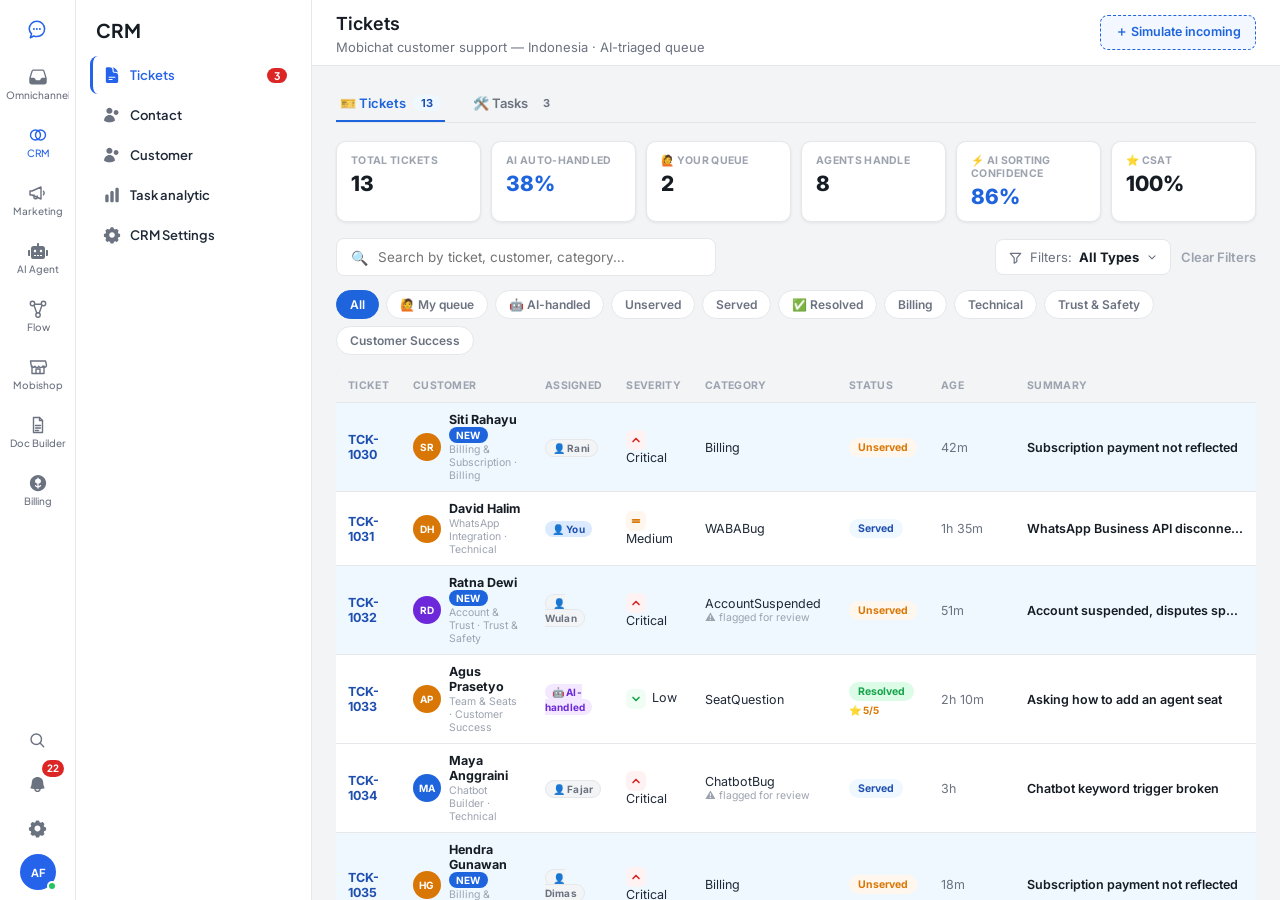
<file: index.html>
<!doctype html>
<html lang="en">
<head>
<meta charset="UTF-8">
<meta name="viewport" content="width=device-width, initial-scale=1.0">
<title>Mobichat Support — Indonesia | Tickets-First</title>
<link rel="preconnect" href="https://fonts.googleapis.com">
<link rel="preconnect" href="https://fonts.gstatic.com" crossorigin>
<link href="https://fonts.googleapis.com/css2?family=Inter:wght@400;500;600;700;800&family=Plus+Jakarta+Sans:wght@400;500;600;700&display=swap" rel="stylesheet">
<style>
:root{
  --blue:#1e64dc; --blue-dark:#1e4faf;
  --text:#1f2937; --text-weak:#6b7280; --text-muted:#9ca3af; --text-strong:#151c24;
  --border:#e5e7eb; --surface:#ffffff; --grey-100:#f3f4f6;
  /* Mobichat side-navigation design tokens (side-navigation.share.css) — the rail below
     is repainted with these so it matches the real app's nav component. */
  --sn-font: "Plus Jakarta Sans", "Inter", sans-serif;
  --sn-border: #e5e7eb; --sn-text-muted: #6b7280; --sn-hover: #f3f4f6;
  --sn-accent: #2563eb; --sn-badge: #dc2626;
  --error:#dc2626; --success:#16a34a; --warning:#d97706;
  --sky-bg:#eff8ff; --sky-border:#bfe2fe;
  --violet:#6d28d9;
  --r-sm:6px; --r-md:8px; --r-lg:10px; --r-xl:12px; --r-2xl:16px; --r-pill:999px;
  --shadow: 0 1px 3px rgb(23 23 23 / .08);
  --shadow-lg: 0 10px 15px -3px rgb(23 23 23 / .10);
}
*{box-sizing:border-box;}
html,body{height:100%;}
body{
  margin:0; font-family:'Inter',-apple-system,BlinkMacSystemFont,'Segoe UI',sans-serif;
  color:var(--text); background:var(--grey-100); font-size:14px; -webkit-font-smoothing:antialiased;
}
button{font-family:inherit; cursor:pointer;}
input,textarea{font-family:inherit;}
::-webkit-scrollbar{width:8px; height:8px;}
::-webkit-scrollbar-thumb{background:#d1d5db; border-radius:999px;}
::-webkit-scrollbar-track{background:transparent;}

/* ---------- App shell: icon rail + flyout menu panel (side-navigation.share.css /
   side-navigation.structure.json) ---------- */
.app{display:flex; height:100vh; overflow:hidden;}
.sn-rail{
  width:76px; flex:0 0 76px; background:var(--surface); border-right:1px solid var(--sn-border);
  display:flex; flex-direction:column; align-items:center; min-height:0; font-family:var(--sn-font);
  padding:10px 6px;
}
.sn-rail-logo{
  width:40px; height:40px; border-radius:10px; display:flex; align-items:center; justify-content:center;
  color:var(--sn-accent); margin-bottom:8px; flex:0 0 auto;
}
.sn-rail-logo svg{width:22px; height:22px;}
.sn-rail-scroll{display:flex; flex-direction:column; gap:6px; flex:1 1 auto; min-height:0; overflow-y:auto; width:100%;}
.sn-rail-footer{display:flex; flex-direction:column; align-items:center; gap:8px; padding-top:8px; flex:0 0 auto; width:100%;}
.sn-rail-btn{
  position:relative; width:64px; min-height:52px; margin-inline:auto; box-sizing:border-box; border:none;
  background:transparent; border-radius:10px; color:var(--sn-text-muted); display:flex; align-items:center;
  justify-content:center; flex-direction:column; gap:2px; padding:4px; font-size:10px; font-weight:500;
  line-height:1.3; text-align:center; transition:background-color .15s ease-out, color .15s ease-out;
}
.sn-rail-btn svg{width:20px; height:20px; flex:0 0 20px; display:block;}
.sn-rail-btn:not(.is-active):hover{background:var(--sn-hover); color:var(--sn-accent);}
.sn-rail-btn.is-active{background:var(--sn-active-bg); color:var(--sn-accent);}
.sn-rail-btn:focus-visible{outline:0; box-shadow:0 0 0 2px rgba(37,99,235,.25);}
.sn-rail-icon-wrap{position:relative; display:flex; align-items:center; justify-content:center; width:20px; height:20px; flex:0 0 20px;}
.sn-rail-util{
  border:none; background:transparent; width:36px; height:36px; border-radius:8px; display:flex;
  align-items:center; justify-content:center; color:var(--sn-text-muted); position:relative;
}
.sn-rail-util:hover{background:var(--sn-hover); color:var(--sn-accent);}
.sn-rail-util svg{width:19px; height:19px;}
.sn-avatar-btn{
  width:36px; height:36px; border-radius:999px; border:none; background:var(--sn-accent); color:#fff;
  font-size:11px; font-weight:700; display:flex; align-items:center; justify-content:center; position:relative;
}
.sn-avatar-dot{
  position:absolute; bottom:-1px; right:-1px; width:10px; height:10px; border-radius:999px; background:#22c55e;
  border:2px solid var(--surface);
}
.sn-badge{
  position:absolute; top:-6px; right:-8px; background:var(--sn-badge); color:#fff; font-size:10px; font-weight:700;
  border-radius:999px; padding:0 5px; min-width:17px; height:17px; line-height:17px; text-align:center;
}
.sn-flyout{
  width:236px; flex:0 0 236px; border-right:1px solid var(--sn-border); background:var(--surface);
  padding:18px 14px; overflow-y:auto; font-family:var(--sn-font);
}
.sn-flyout-title{margin:0 0 14px; padding:0 6px; font-size:19px; font-weight:700; color:var(--text-strong);}
.sn-menu-list{list-style:none; margin:0; padding:0; display:flex; flex-direction:column; gap:2px;}
.sn-menu-row{
  width:100%; border:0; border-left:3px solid transparent; background:transparent; border-radius:8px;
  min-height:38px; padding:8px 10px; font-size:13px; font-weight:600; display:flex; align-items:center;
  gap:9px; text-align:left; color:var(--text); cursor:pointer;
}
.sn-menu-row svg{width:18px; height:18px; flex:0 0 18px; color:var(--sn-text-muted);}
.sn-menu-row:hover{background:var(--sn-hover);}
.sn-menu-row.is-active{background:var(--sn-active-bg); color:var(--sn-accent); border-left-color:var(--sn-accent);}
.sn-menu-row.is-active svg{color:var(--sn-accent);}
.sn-badge-inline{
  margin-left:auto; background:var(--sn-badge); color:#fff; font-size:10.5px; font-weight:700;
  border-radius:999px; padding:1px 7px; flex:0 0 auto;
}

.view-area{flex:1; min-width:0; display:flex; overflow:hidden;}
.view{flex:1; min-width:0; display:flex; overflow:hidden;}
.view[hidden]{display:none;}

/* ---------- Conversation list (Inbox) ---------- */
.convlist{
  width:320px; flex:0 0 320px; background:var(--surface); border-right:1px solid var(--border);
  display:flex; flex-direction:column; min-height:0;
}
.convlist-top{padding:14px 14px 10px; border-bottom:1px solid var(--border); display:flex; flex-direction:column; gap:10px;}
.convlist-title{font-size:16px; font-weight:700; color:var(--text-strong); display:flex; align-items:center; justify-content:space-between;}
.conv-tabs{display:flex; gap:2px; padding:0 10px; border-bottom:1px solid var(--border); overflow-x:auto;}
.conv-tab{
  border:none; border-bottom:2px solid transparent; background:transparent; padding:8px 10px; font-size:12.5px;
  font-weight:500; color:var(--text-weak); white-space:nowrap; border-radius:var(--r-sm) var(--r-sm) 0 0;
  transition:background-color .12s ease-out;
}
.conv-tab:hover{background:var(--grey-100);}
.conv-tab.active{color:var(--blue); border-bottom-color:var(--blue); background:var(--sky-bg); font-weight:600;}
.new-banner{
  margin:8px 10px 0; background:var(--sky-bg); border:1px solid var(--sky-border); color:var(--blue-dark);
  border-radius:var(--r-md); padding:8px 10px; font-size:12.5px; font-weight:600; display:flex; align-items:center;
  justify-content:space-between; gap:8px; cursor:pointer;
}
.conv-scroll{flex:1; min-height:0; overflow-y:auto;}
/* Card layout matches the real Mobichat InboxView: an overlaid left status stripe
   (2px default, 8px selected), avatar + name/time, read-receipt + snippet, and a
   bottom row of a phone chip (left) and status chips (right). */
.conv-row{
  position:relative; display:flex; width:100%; overflow:hidden; cursor:pointer;
  border-bottom:1px solid #efefef; text-align:left; transition:background-color .12s ease-out;
}
.conv-row:hover{background:#f9fafb;}
.conv-row.served-bg{background:var(--grey-100);}
.conv-row.served-bg:hover{background:#e5e7eb;}
.conv-row.selected{box-shadow:var(--shadow-lg);}
.conv-stripe{position:absolute; inset:0 auto 0 0; z-index:0;}
.conv-row-inner{position:relative; z-index:1; display:flex; min-width:0; flex:1; gap:12px; padding:12px 16px;}
.conv-body{flex:1; min-width:0; display:flex; flex-direction:column; gap:4px;}
.conv-row-top{display:flex; align-items:center; justify-content:space-between; gap:8px;}
.conv-name{font-weight:600; font-size:13px; color:var(--text-strong); white-space:nowrap; overflow:hidden; text-overflow:ellipsis;}
.conv-time{font-size:10px; font-weight:500; color:var(--text-weak); flex:0 0 auto;}
.conv-preview-row{display:flex; align-items:flex-start; gap:4px;}
.conv-readreceipt{width:15px; height:15px; flex:0 0 15px; margin-top:1px;}
.conv-preview{
  font-size:12px; color:var(--text-weak); min-width:0; flex:1;
  display:-webkit-box; -webkit-line-clamp:2; -webkit-box-orient:vertical; overflow:hidden;
}
.conv-bottom-row{display:flex; align-items:center; justify-content:space-between; gap:8px; flex-wrap:wrap;}
.conv-phone-chip{
  border:1px solid var(--border); background:var(--surface); border-radius:var(--r-sm); padding:2px 8px;
  font-size:11px; font-weight:500; color:var(--text); box-shadow:var(--shadow); white-space:nowrap;
}
.conv-chips{display:flex; align-items:center; gap:6px; flex-wrap:wrap; justify-content:flex-end;}
.conv-chip{border-radius:var(--r-sm); font-size:11px; font-weight:500; padding:2px 8px; border:1px solid; box-shadow:var(--shadow); white-space:nowrap;}
.conv-chip-neutral{border-color:var(--border); background:var(--surface); color:var(--text);}
.conv-chip-success{border-color:#4ade80; background:#dcfce7; color:#15803d;}
.conv-chip-warning{border-color:#fbbf24; background:#fffbeb; color:#b45309;}
.conv-chip-brand{border-color:#60b5fa; background:var(--sky-bg); color:var(--blue-dark);}
.lock-ico{font-size:11px;}
.unread-dot{
  background:var(--blue); color:#fff; font-size:10px; font-weight:700; border-radius:999px; min-width:16px;
  height:16px; display:flex; align-items:center; justify-content:center; padding:0 4px;
}

/* ---------- Shared bits (search box, simulate button, new-ticket banner, pills, avatar) ---------- */
.search-box{
  display:flex; align-items:center; gap:6px; background:var(--grey-100); border:1px solid var(--border);
  border-radius:var(--r-md); padding:7px 10px;
}
.search-box input{border:none; background:transparent; outline:none; font-size:13px; width:100%; color:var(--text);}
.btn-simulate{
  border:1px dashed var(--blue); background:#f3f7ff; color:var(--blue); border-radius:var(--r-md);
  padding:8px 14px; font-size:12.5px; font-weight:600; display:flex; align-items:center; justify-content:center; gap:6px;
}
.btn-simulate:hover{background:#e7f0ff;}
.sev-icon{
  display:inline-flex; align-items:center; justify-content:center; width:20px; height:20px;
  border-radius:var(--r-sm); margin-right:6px; vertical-align:middle; flex:0 0 20px;
}
.avatar{
  width:36px; height:36px; border-radius:999px; flex:0 0 36px; display:flex; align-items:center; justify-content:center;
  color:#fff; font-weight:700; font-size:13px;
}
.pill{border-radius:var(--r-pill); font-size:10px; font-weight:700; padding:2px 7px; letter-spacing:.02em;}
.pill-new{background:var(--blue); color:#fff;}
.pill-ai{background:#f3e8ff; color:var(--violet);}
.pill-you{background:#dbeafe; color:var(--blue-dark);}
.pill-mate{background:var(--grey-100); color:var(--text-weak); border:1px solid var(--border);}

/* ---------- Chat panel ---------- */
.chatpanel{flex:1; min-width:0; display:flex; flex-direction:column; background:#fafbfc; min-height:0;}
.chat-empty{flex:1; display:flex; align-items:center; justify-content:center; color:var(--text-muted); font-size:14px; flex-direction:column; gap:8px;}
.chat-back-bar{flex:0 0 auto; background:var(--grey-100); border-bottom:1px solid var(--border); padding:8px 18px;}
.chat-back-btn{border:none; background:transparent; color:var(--blue); font-size:12.5px; font-weight:700; padding:2px 0; cursor:pointer;}
.chat-back-btn:hover{color:var(--blue-dark); text-decoration:underline;}
.chat-header{
  background:var(--surface); border-bottom:1px solid var(--border); padding:12px 18px; display:flex;
  align-items:center; justify-content:space-between; gap:10px; flex:0 0 auto;
}
.chat-header-left{display:flex; align-items:center; gap:10px; min-width:0;}
.chat-header-name{font-weight:700; font-size:14.5px; color:var(--text-strong);}
.chat-header-sub{font-size:11.5px; color:var(--text-weak); display:flex; gap:8px; align-items:center; margin-top:2px; flex-wrap:wrap;}
.chat-header-right{display:flex; align-items:center; gap:8px; flex:0 0 auto;}
.badge-sentiment{border-radius:var(--r-pill); padding:3px 9px; font-size:11px; font-weight:700;}
.sent-Angry{background:#fee2e2; color:var(--error);}
.sent-Negative{background:#fff1e0; color:var(--warning);}
.sent-Neutral{background:var(--grey-100); color:var(--text-weak);}
.sent-Positive{background:#dcfce7; color:var(--success);}
.btn{
  border:1px solid var(--border); background:var(--surface); color:var(--text); border-radius:var(--r-md);
  padding:7px 12px; font-size:12.5px; font-weight:600; display:inline-flex; align-items:center; gap:6px;
}
.btn:hover{background:var(--grey-100);}
.btn-primary{background:var(--blue); border-color:var(--blue); color:#fff;}
.btn-primary:hover{background:var(--blue-dark);}
.btn-violet{background:#f3e8ff; border-color:#e3d0fd; color:var(--violet);}
.btn-violet:hover{background:#ecdbfe;}
.btn-quick-send{background:#f0fdf4; border-color:#bbf7d0; color:var(--success);}
.btn-quick-send:hover{background:#dcfce7;}
.btn-sm{padding:5px 9px; font-size:11.5px;}
.chat-banner{
  padding:9px 18px; font-size:12px; font-weight:600; display:flex; align-items:center; gap:8px; flex:0 0 auto;
  border-bottom:1px solid var(--border);
}
.banner-bot{background:var(--sky-bg); color:var(--blue-dark); border-bottom-color:var(--sky-border);}
.banner-lock-you{background:#f0fdf4; color:var(--success);}
.banner-lock-mate{background:#fff7ed; color:var(--warning);}

.thread{flex:1; min-height:0; overflow-y:auto; padding:16px 18px; display:flex; flex-direction:column; gap:10px;}
.day-divider{align-self:center; font-size:11px; color:var(--text-muted); background:var(--grey-100); padding:3px 10px; border-radius:999px; margin:6px 0;}
.msg-row{display:flex; flex-direction:column; max-width:66%;}
.msg-row.in{align-self:flex-start; align-items:flex-start;}
.msg-row.out{align-self:flex-end; align-items:flex-end;}
.msg-row.sys{align-self:center; max-width:80%; align-items:center;}
.bubble{border-radius:var(--r-lg); padding:9px 12px; font-size:13.5px; line-height:1.45; white-space:pre-line;}
.msg-row.in .bubble{background:var(--surface); border:1px solid var(--border); color:var(--text); border-bottom-left-radius:3px;}
.msg-row.out .bubble{background:var(--blue); color:#fff; border-bottom-right-radius:3px;}
.msg-row.out .bubble.ai{background:var(--sky-bg); color:var(--text-strong); border:1px solid var(--sky-border);}
.msg-row.sys .bubble{background:var(--grey-100); color:var(--text-weak); font-size:12px; text-align:center;}
.msg-translate{
  margin-top:4px; font-size:11.5px; color:var(--text-muted); background:var(--grey-100); border-radius:var(--r-sm);
  padding:5px 8px; display:flex; gap:5px; max-width:100%;
}
.msg-row.out .msg-translate{background:#eef4ff; color:var(--blue-dark);}
.msg-meta{font-size:10.5px; color:var(--text-muted); margin-top:3px; display:flex; gap:6px; align-items:center;}
.msg-label-ai{color:var(--violet); font-weight:700;}
.csat-stars{font-size:15px; letter-spacing:2px;}
.csat-survey-card{background:var(--sky-bg); border:1px solid var(--sky-border); border-radius:var(--r-lg); padding:12px 14px; max-width:260px;}
.csat-survey-title{font-weight:700; font-size:13px; color:var(--text-strong); margin-bottom:3px;}
.csat-survey-sub{font-size:11.5px; color:var(--text-weak); line-height:1.4; margin-bottom:8px;}
.csat-survey-stars{font-size:18px; letter-spacing:6px; color:var(--warning);}

.composer-wrap{flex:0 0 auto; border-top:1px solid var(--border); background:var(--surface); position:relative;}
.ai-popup{
  margin:10px 14px 0; background:linear-gradient(180deg,#f7fbff,#ffffff); border:1px solid var(--sky-border);
  border-radius:var(--r-xl); box-shadow:var(--shadow-lg); padding:12px 14px;
}
.ai-popup-head{display:flex; align-items:center; justify-content:space-between; gap:8px; margin-bottom:8px;}
.ai-popup-title{font-size:12.5px; font-weight:800; color:var(--blue-dark); display:flex; align-items:center; gap:6px;}
.ai-popup-close{border:none; background:transparent; color:var(--text-muted); font-size:14px; padding:2px 6px; border-radius:6px;}
.ai-popup-close:hover{background:var(--grey-100);}
.ai-meta-row{display:flex; align-items:center; gap:6px; flex-wrap:wrap; margin-bottom:8px;}
.chip{border-radius:var(--r-pill); font-size:10.5px; font-weight:700; padding:3px 8px; display:inline-flex; align-items:center; gap:4px;}
.chip-conf-hi{background:#dcfce7; color:var(--success);}
.chip-conf-lo{background:#fef2f2; color:var(--error);}
.chip-lang{background:var(--sky-bg); color:var(--blue-dark); border:1px solid var(--sky-border);}
.chip-flag{background:#fff7ed; color:var(--warning);}
.chip-kb{background:#f3e8ff; color:var(--violet); border:1px solid #e3d0fd;}
.ai-suggestion-text{font-size:13.5px; line-height:1.5; color:var(--text-strong); background:var(--surface); border:1px solid var(--border); border-radius:var(--r-md); padding:10px 12px; white-space:pre-line;}
.ai-popup-actions{display:flex; gap:8px; margin-top:10px;}
.composer{padding:12px 14px; display:flex; flex-direction:column; gap:8px;}
.composer-box{border:1px solid var(--border); border-radius:var(--r-lg); padding:8px 10px; display:flex; flex-direction:column; gap:6px;}
.composer-box textarea{border:none; outline:none; resize:none; font-size:13.5px; min-height:40px; max-height:100px; color:var(--text);}
.composer-toolbar{display:flex; align-items:center; justify-content:space-between;}
.composer-icons{display:flex; gap:10px; color:var(--text-muted); font-size:15px;}
.char-count{font-size:11px; color:var(--text-muted);}
.composer-actions{display:flex; align-items:center; justify-content:space-between; gap:8px;}
.resolved-note{padding:14px; text-align:center; font-size:12.5px; color:var(--text-weak); background:var(--grey-100); margin:0 14px 14px; border-radius:var(--r-md);}
.hint-row{font-size:11px; color:var(--text-muted); padding:0 2px;}

/* ---------- Info panel ---------- */
.infopanel{width:340px; flex:0 0 340px; background:var(--surface); border-left:1px solid var(--border); display:flex; flex-direction:column; min-height:0;}
.info-tabs{display:flex; border-bottom:1px solid var(--border); flex:0 0 auto;}
.info-tab{flex:1; border:none; background:transparent; padding:11px 0; font-size:12.5px; font-weight:700; color:var(--text-weak); border-bottom:2px solid transparent;}
.info-tab.active{color:var(--blue); border-color:var(--blue);}
.info-body{flex:1; min-height:0; overflow-y:auto; padding:14px;}
.info-card{border:1px solid var(--border); border-radius:var(--r-lg); padding:12px; margin-bottom:12px;}
.info-card-title{font-size:11px; font-weight:800; color:var(--text-muted); text-transform:uppercase; letter-spacing:.04em; margin-bottom:8px;}
.kv-grid{display:grid; grid-template-columns:1fr 1fr; gap:8px 10px;}
.kv-item{display:flex; flex-direction:column; gap:1px;}
.kv-label{font-size:10.5px; color:var(--text-muted);}
.kv-value{font-size:12.5px; font-weight:600; color:var(--text-strong);}
.agent-row{display:flex; align-items:center; gap:8px;}
.agent-row .agent-name{font-size:12.5px; font-weight:700; color:var(--text-strong);}
.agent-row .agent-role{font-size:10.5px; color:var(--text-muted);}
.reassign-row{margin-top:10px;}
.reassign-select{
  width:100%; border:1px solid var(--border); background:var(--surface); border-radius:var(--r-md);
  padding:7px 8px; font-size:12px; font-weight:600; color:var(--text); outline:none;
}
.reassign-select:focus{outline:2px solid var(--sky-border);}
.tag-row{display:flex; flex-wrap:wrap; gap:6px;}
.integration-row{display:flex; gap:8px;}
.integration-badge{flex:1; border:1px solid var(--border); border-radius:var(--r-md); padding:8px 6px; text-align:center; font-size:10.5px; font-weight:700; color:var(--text-weak);}
.integration-badge .dot{width:6px; height:6px; border-radius:999px; background:var(--success); display:inline-block; margin-right:4px;}
.media-grid{display:grid; grid-template-columns:1fr 1fr 1fr; gap:6px;}
.media-box{aspect-ratio:1; background:var(--grey-100); border-radius:var(--r-sm); display:flex; align-items:center; justify-content:center; color:var(--text-muted); font-size:16px;}
.notes-area{width:100%; border:1px solid var(--border); border-radius:var(--r-md); padding:8px; font-size:12.5px; resize:vertical; min-height:60px; outline:none;}
.empty-note{font-size:12px; color:var(--text-muted); text-align:center; padding:14px 4px;}
.log-item{display:flex; gap:8px; font-size:12px; color:var(--text-weak); padding:6px 0; border-bottom:1px solid var(--border);}
.log-item:last-child{border-bottom:none;}
.log-time{color:var(--text-muted); font-size:10.5px; flex:0 0 44px;}
.task-mini{border:1px solid var(--border); border-radius:var(--r-md); padding:10px; font-size:12px;}
.task-mini .tm-id{font-weight:800; color:var(--blue-dark); font-size:11.5px;}

/* ---------- Setup guide (customer-facing onboarding checklist) ---------- */
.setup-banner{
  background:linear-gradient(135deg,#eff8ff,#f3e8ff); border:1px solid var(--sky-border); border-radius:var(--r-xl);
  padding:18px 20px; margin-bottom:18px; display:flex; align-items:center; justify-content:space-between; gap:16px; flex-wrap:wrap;
}
.setup-banner-title{font-size:15px; font-weight:700; color:var(--text-strong); margin-bottom:3px;}
.setup-banner-sub{font-size:12.5px; color:var(--text-weak); max-width:520px; line-height:1.5;}
.setup-progress-wrap{flex:0 0 220px; min-width:180px;}
.setup-progress-label{font-size:11px; font-weight:700; color:var(--text-weak); margin-bottom:6px; display:flex; justify-content:space-between;}
.setup-progress-track{background:#ffffffaa; border:1px solid var(--sky-border); border-radius:var(--r-pill); height:10px; overflow:hidden;}
.setup-progress-fill{background:var(--blue); height:100%; border-radius:var(--r-pill); transition:width .25s ease-out;}
.setup-live-banner{
  background:#f0fdf4; border:1px solid #bbf7d0; color:var(--success); border-radius:var(--r-xl); padding:14px 18px;
  margin:18px 0; font-size:13px; font-weight:600; display:flex; align-items:center; gap:10px;
}
.setup-locked-note{
  background:var(--grey-100); border:1px solid var(--border); color:var(--text-weak); border-radius:var(--r-xl); padding:12px 18px;
  margin:18px 0; font-size:12.5px; font-weight:600; display:flex; align-items:center; gap:10px;
}
.setup-section-label{
  font-size:12px; font-weight:800; color:var(--text-muted); text-transform:uppercase; letter-spacing:.04em;
  margin:0 0 10px; display:flex; align-items:center; gap:8px;
}
.setup-section-count{
  background:var(--grey-100); color:var(--text-weak); border-radius:var(--r-pill); padding:1px 8px; font-size:10.5px;
  text-transform:none; letter-spacing:0;
}
.setup-steps{display:flex; flex-direction:column; margin-bottom:22px;}
.setup-steps:last-of-type{margin-bottom:0;}
.setup-step{display:flex; gap:14px; position:relative; padding-bottom:22px;}
.setup-step:last-child{padding-bottom:0;}
.setup-step-rail{display:flex; flex-direction:column; align-items:center; flex:0 0 auto;}
.setup-step-line{width:2px; flex:1; background:var(--border); margin-top:2px;}
.setup-step.done .setup-step-line{background:var(--success);}
.setup-checkbox{
  width:26px; height:26px; border-radius:999px; border:2px solid var(--border); background:var(--surface);
  display:flex; align-items:center; justify-content:center; flex:0 0 26px; cursor:pointer; font-size:13px;
  font-weight:800; color:transparent; transition:background-color .15s, border-color .15s, color .15s;
}
.setup-checkbox:hover{border-color:var(--blue);}
.setup-step.done .setup-checkbox{background:var(--success); border-color:var(--success); color:#fff;}
.setup-step-card{
  flex:1; min-width:0; background:var(--surface); border:1px solid var(--border); border-radius:var(--r-lg);
  padding:14px 16px; box-shadow:var(--shadow);
}
.setup-step.done .setup-step-card{background:#f9fffb; border-color:#bbf7d0;}
.setup-step-header{
  display:flex; align-items:center; justify-content:space-between; gap:10px; width:100%; border:none; background:transparent;
  padding:0; margin-bottom:4px; text-align:left; cursor:pointer;
}
.setup-chevron{color:var(--text-muted); font-size:12px; flex:0 0 auto;}
.setup-step-title{font-size:13.5px; font-weight:700; color:var(--text-strong);}
.setup-step.done .setup-step-title{color:var(--success);}
.setup-step-num{font-size:10.5px; font-weight:800; color:var(--text-muted); text-transform:uppercase; letter-spacing:.04em;}
.setup-step-desc{font-size:12.5px; color:var(--text-weak); line-height:1.5; margin-bottom:10px;}
.setup-step-hint{font-size:11px; color:var(--text-muted); margin-top:10px;}
.setup-panel{background:var(--grey-100); border:1px solid var(--border); border-radius:var(--r-md); padding:12px 14px; margin-bottom:2px;}
.setup-field-label{font-size:11.5px; font-weight:700; color:var(--text-weak); display:block; margin-bottom:6px;}
.setup-field-row{display:flex; gap:8px; flex-wrap:wrap;}
.setup-input, .setup-select{
  border:1px solid var(--border); border-radius:var(--r-md); padding:7px 10px; font-size:12.5px; color:var(--text);
  background:var(--surface); flex:1; min-width:160px;
}
.setup-input:focus, .setup-select:focus{outline:2px solid var(--sky-border);}
.setup-panel-note{font-size:11.5px; color:var(--text-muted); margin-top:8px;}
.setup-connected-row{font-size:12.5px; color:var(--text-strong); display:flex; align-items:center; gap:10px; flex-wrap:wrap;}
.setup-invite-list{display:flex; flex-direction:column; gap:6px; margin-top:10px;}
.setup-invite-chip{
  display:flex; align-items:center; gap:8px; background:var(--surface); border:1px solid var(--border); border-radius:var(--r-md);
  padding:5px 8px; font-size:12px; color:var(--text-strong);
}
.setup-invite-chip span:first-of-type{flex:1;}
.setup-chip-remove{border:none; background:transparent; color:var(--text-muted); font-size:11px; padding:2px 4px; border-radius:4px; cursor:pointer;}
.setup-chip-remove:hover{background:var(--grey-100); color:var(--error);}
.setup-checkbox-grid{display:grid; grid-template-columns:1fr 1fr; gap:8px 14px;}
.setup-check-item{display:flex; align-items:center; gap:8px; font-size:12.5px; color:var(--text); cursor:pointer;}
.setup-check-item input{accent-color:var(--blue); width:15px; height:15px; cursor:pointer;}
.setup-toggle-row{display:flex; align-items:center; justify-content:space-between; gap:12px; font-size:12.5px; font-weight:600; color:var(--text-strong); cursor:pointer;}
.setup-toggle{width:38px; height:22px; border-radius:999px; background:var(--border); flex:0 0 38px; position:relative; transition:background-color .15s;}
.setup-toggle.on{background:var(--success);}
.setup-toggle-knob{position:absolute; top:2px; left:2px; width:18px; height:18px; border-radius:999px; background:#fff; box-shadow:var(--shadow); transition:left .15s;}
.setup-toggle.on .setup-toggle-knob{left:18px;}
.setup-upload-zone{
  border:2px dashed var(--border); border-radius:var(--r-md); background:var(--surface); padding:16px; text-align:center;
  font-size:12.5px; color:var(--text-weak); cursor:pointer; transition:border-color .12s, background-color .12s;
}
.setup-upload-zone:hover, .setup-upload-zone.drag-over{border-color:var(--blue); background:var(--sky-bg);}
.setup-upload-browse{color:var(--blue); font-weight:700;}
.setup-kb-list{display:flex; flex-direction:column; gap:6px; margin-top:12px;}
.setup-kb-item{
  display:flex; align-items:center; gap:9px; background:var(--surface); border:1px solid var(--border); border-radius:var(--r-md);
  padding:7px 9px;
}
.setup-kb-icon{font-size:16px; flex:0 0 auto;}
.setup-kb-meta{flex:1; min-width:0;}
.setup-kb-name{font-size:12.5px; font-weight:600; color:var(--text-strong); white-space:nowrap; overflow:hidden; text-overflow:ellipsis;}
.setup-kb-sub{font-size:11px; color:var(--text-muted); white-space:nowrap; overflow:hidden; text-overflow:ellipsis;}

/* ---------- Tickets page ---------- */
.page-outer{flex:1; min-width:0; display:flex; flex-direction:column; min-height:0;}
.page-header{
  flex:0 0 auto; display:flex; flex-direction:column; justify-content:center; gap:2px; min-height:56px;
  padding:10px 24px; border-bottom:1px solid var(--border); background:var(--surface);
}
.page{flex:1; min-width:0; overflow-y:auto; padding:20px 24px; min-height:0;}
.page-title{font-size:18px; line-height:28px; font-weight:600; color:var(--text-strong);}
.page-sub{font-size:13px; color:var(--text-weak); margin-top:1px;}
.page-header-flex{display:flex; align-items:center; justify-content:space-between; gap:16px; width:100%;}
.search-box-table{background:var(--surface); border-radius:var(--r-md); padding:9px 14px; gap:8px;}
.search-box-table input{font-size:13.5px;}
.filter-btn-wrap{position:relative; flex:0 0 auto;}
.filters-trigger{
  display:flex; align-items:center; gap:7px; border:1px solid var(--border); background:var(--surface);
  border-radius:var(--r-md); padding:9px 12px; font-size:13px; color:var(--text-weak); white-space:nowrap; cursor:pointer;
}
.filters-trigger:hover{background:var(--grey-100);}
.filters-trigger.active{border-color:var(--blue); color:var(--blue-dark); background:var(--sky-bg);}
.filters-trigger-value{font-weight:700; color:var(--text-strong);}
.filters-trigger.active .filters-trigger-value{color:var(--blue-dark);}
.clear-filters-link{border:none; background:transparent; color:var(--blue); font-size:13px; font-weight:600; white-space:nowrap; padding:0; cursor:pointer;}
.clear-filters-link:hover{color:var(--blue-dark); text-decoration:underline;}
.clear-filters-link:disabled{color:var(--text-muted); cursor:default; text-decoration:none;}
.filter-panel{
  position:absolute; top:calc(100% + 8px); right:0; width:260px; background:var(--surface); border:1px solid var(--border);
  border-radius:var(--r-lg); box-shadow:var(--shadow-lg); padding:14px; z-index:50;
}
.filter-panel-section{margin-bottom:12px;}
.filter-panel-section:last-of-type{margin-bottom:0;}
.filter-panel-label{font-size:10.5px; font-weight:800; color:var(--text-muted); text-transform:uppercase; letter-spacing:.04em; margin-bottom:7px;}
.filter-panel-options{display:flex; flex-direction:column; gap:6px;}
.filter-check{display:flex; align-items:center; gap:7px; font-size:12.5px; color:var(--text); cursor:pointer;}
.filter-check input{margin:0; cursor:pointer;}
.filter-panel-actions{display:flex; justify-content:space-between; align-items:center; margin-top:14px; padding-top:12px; border-top:1px solid var(--border);}
.page-tabs{display:flex; gap:4px; margin-bottom:18px; border-bottom:1px solid var(--border);}
.page-tab{
  border:none; background:transparent; padding:9px 4px; margin-right:20px; font-size:13px; font-weight:600;
  color:var(--text-weak); border-bottom:2px solid transparent; display:flex; align-items:center; gap:7px;
}
.page-tab:hover{color:var(--text-strong);}
.page-tab.active{color:var(--blue); border-bottom-color:var(--blue);}
.page-tab-count{background:var(--grey-100); color:var(--text-weak); border-radius:var(--r-pill); padding:1px 8px; font-size:11px; font-weight:700;}
.page-tab.active .page-tab-count{background:var(--sky-bg); color:var(--blue-dark);}
.kpi-strip{display:grid; grid-template-columns:repeat(6,1fr); gap:10px; margin-bottom:16px;}
.kpi-card{background:var(--surface); border:1px solid var(--border); border-radius:var(--r-lg); padding:12px 14px; box-shadow:var(--shadow);}
.kpi-label{font-size:10.5px; color:var(--text-muted); font-weight:700; text-transform:uppercase; letter-spacing:.03em;}
.kpi-value{font-size:21px; font-weight:800; color:var(--text-strong); margin-top:4px;}
.kpi-value.blue{color:var(--blue);}
.stat-grid{display:grid; grid-template-columns:1fr 1fr; gap:14px; margin-bottom:18px; align-items:stretch;}
.stat-grid.full{grid-template-columns:1fr;}
.stat-card{background:var(--surface); border:1px solid var(--border); border-radius:var(--r-lg); box-shadow:var(--shadow); padding:16px 18px;}
.stat-card-title{font-size:13.5px; font-weight:700; color:var(--text-strong);}
.stat-card-sub{font-size:11.5px; color:var(--text-muted); margin-top:1px; margin-bottom:14px;}
.stat-bar-row{display:flex; align-items:center; gap:10px; margin-bottom:10px;}
.stat-bar-row:last-child{margin-bottom:0;}
.stat-bar-label{width:128px; flex-shrink:0; font-size:12.5px; color:var(--text-weak); font-weight:600; white-space:nowrap; overflow:hidden; text-overflow:ellipsis;}
.stat-bar-track{flex:1; height:8px; background:var(--grey-100); border-radius:var(--r-pill); overflow:hidden;}
.stat-bar-fill{height:100%; border-radius:var(--r-pill);}
.stat-bar-count{width:80px; flex-shrink:0; text-align:right; font-size:12px; font-weight:700; color:var(--text-strong);}
.stat-bar-count span{color:var(--text-muted); font-weight:600;}
.compare-grid{display:grid; grid-template-columns:1fr 1fr; gap:12px;}
.compare-card{border:1px solid var(--border); border-radius:var(--r-md); padding:14px; text-align:center;}
.compare-card-icon{font-size:20px;}
.compare-card-value{font-size:20px; font-weight:800; color:var(--text-strong); margin-top:6px;}
.compare-card-label{font-size:11px; color:var(--text-muted); font-weight:700; text-transform:uppercase; letter-spacing:.02em; margin-top:2px;}
.reports-toggle-row{display:flex; justify-content:flex-end; margin-bottom:10px;}
.ticket-search-row{display:flex; align-items:center; justify-content:space-between; gap:12px; margin-bottom:14px; flex-wrap:wrap;}
.filter-chips{display:flex; gap:7px; margin-bottom:14px; flex-wrap:wrap;}
.filter-chip{border:1px solid var(--border); background:var(--surface); border-radius:var(--r-pill); padding:6px 13px; font-size:12px; font-weight:600; color:var(--text-weak);}
.filter-chip.active{background:var(--blue); border-color:var(--blue); color:#fff;}
.ticket-table{width:100%; border-collapse:collapse; background:var(--surface); border-radius:var(--r-lg); overflow:hidden; box-shadow:var(--shadow);}
.ticket-table th{text-align:left; font-size:10.5px; text-transform:uppercase; letter-spacing:.03em; color:var(--text-muted); padding:10px 12px; border-bottom:1px solid var(--border); background:var(--grey-100);}
.ticket-table td{padding:9px 12px; border-bottom:1px solid var(--border); vertical-align:middle; font-size:12.5px;}
.ticket-table tr:last-child td{border-bottom:none;}
.ticket-table tr:hover td{background:#fafbfc;}
.tt-customer{display:flex; align-items:center; gap:8px;}
.tt-customer-meta{display:flex; flex-direction:column; gap:1px;}
.tt-customer-name{font-weight:700; font-size:12.5px; color:var(--text-strong);}
.tt-customer-sub{font-size:10.5px; color:var(--text-muted);}
.status-pill{border-radius:var(--r-pill); padding:3px 9px; font-size:10.5px; font-weight:700; display:inline-block;}
.status-Unserved{background:#fff7ed; color:var(--warning);}
.status-Served{background:#eff8ff; color:var(--blue-dark);}
.status-Resolved{background:#dcfce7; color:var(--success);}
.status-Bot{background:#f3e8ff; color:var(--violet);}
.csat-mini{font-size:10px; font-weight:700; color:var(--warning); margin-top:3px; display:block;}

/* ---------- Tasks page (Kanban) ---------- */
.kanban-board{display:flex; align-items:flex-start; gap:8px; min-height:0; overflow-x:auto; overflow-y:visible; padding-bottom:8px;}
.kanban-col{
  display:flex; flex-direction:column; width:280px; flex:0 0 280px; background:#f3f4f6; border-radius:0 0 var(--r-xl) var(--r-xl);
  box-shadow:inset 0 1px 0 rgba(255,255,255,.8); border:1px solid var(--border);
}
.kanban-col-header{background:var(--surface); border-bottom:1px solid var(--border); border-radius:0;}
.kanban-col-accent{height:4px; width:100%; border-radius:0;}
.kanban-col-title-row{display:flex; align-items:center; gap:8px; padding:10px 12px 9px;}
.kanban-col-title{font-size:13px; font-weight:600; color:var(--text-strong);}
.kanban-col-count{
  border-radius:var(--r-pill); font-size:11px; font-weight:700; padding:1px 8px; background:var(--grey-100); color:var(--text-weak);
}
.kanban-col-body{
  display:flex; flex-direction:column; gap:10px; padding:10px; min-height:80px; flex:1; transition:background-color .12s ease-out;
}
.kanban-col-body.drag-over{background:rgba(30,100,220,.08); outline:2px dashed var(--blue); outline-offset:-4px; border-radius:var(--r-md);}
.kanban-task-card{
  background:var(--surface); border:1px solid var(--border); border-left-width:3px; border-radius:var(--r-xs);
  box-shadow:0 1px 2px rgba(15,23,42,.06); padding:10px 12px; cursor:grab; transition:box-shadow .12s ease-out, border-color .12s ease-out;
}
.kanban-task-card:hover{border-color:var(--grey-300, #d1d5db); box-shadow:var(--shadow-lg, var(--shadow));}
.kanban-task-card.dragging{opacity:.4;}
.kanban-task-card.Critical{border-left-color:var(--error);}
.kanban-task-card.Medium{border-left-color:var(--warning);}
.kanban-task-card.Low{border-left-color:var(--success);}
.kanban-card-top{display:flex; align-items:center; justify-content:space-between; gap:6px; margin-bottom:6px;}
.task-id{font-size:11px; font-weight:800; color:var(--blue-dark); text-transform:uppercase; letter-spacing:.02em;}
.task-title{font-size:13.5px; font-weight:600; color:var(--text-strong); line-height:1.35; margin-bottom:6px;}
.task-team{font-size:10.5px; color:var(--text-muted); margin-bottom:8px;}
.task-field-lines{display:flex; flex-direction:column; gap:2px; font-size:11.5px; color:var(--text-default, #1f2937); margin-bottom:8px;}
.task-field-lines .fl-label{font-weight:600; color:var(--text-weak);}
.task-footer{display:flex; align-items:center; justify-content:flex-end; padding-top:8px; border-top:1px solid var(--border);}
.link-btn{border:none; background:transparent; color:var(--blue); font-size:12px; font-weight:700; padding:0; cursor:pointer;}
.kanban-empty-hint{font-size:11.5px; color:var(--text-muted); text-align:center; padding:10px 4px; border:1px dashed var(--border); border-radius:var(--r-md);}
.task-engineer-btn{border:none; background:transparent; padding:0; border-radius:999px; cursor:pointer; line-height:0; transition:box-shadow .12s ease-out;}
.task-engineer-btn:hover{box-shadow:0 0 0 2px var(--sky-border);}

/* ---------- Ticket modal ---------- */
.modal-overlay{
  position:fixed; inset:0; background:rgba(21,28,36,.5); display:flex; align-items:center; justify-content:center;
  z-index:200; padding:24px;
}
.modal-card{
  background:var(--surface); border-radius:var(--r-xl); box-shadow:var(--shadow-lg); width:100%; max-width:560px;
  max-height:85vh; display:flex; flex-direction:column; overflow:hidden;
}
.modal-header{
  display:flex; align-items:center; justify-content:space-between; padding:14px 20px; border-bottom:1px solid var(--border);
  flex:0 0 auto;
}
.modal-title{font-size:15px; font-weight:700; color:var(--text-strong);}
.modal-close{border:none; background:transparent; color:var(--text-muted); font-size:15px; padding:4px 8px; border-radius:6px;}
.modal-close:hover{background:var(--grey-100);}
.modal-body{padding:20px; overflow-y:auto; min-height:0; flex:1;}
.modal-footer{padding:14px 20px; border-top:1px solid var(--border); display:flex; justify-content:flex-end; gap:8px; flex:0 0 auto;}
.modal-headline{font-size:15px; font-weight:700; color:var(--text-strong); margin:4px 0 2px;}
.modal-summary-text{font-size:12.5px; color:var(--text-weak); line-height:1.55; background:var(--grey-100); border-radius:var(--r-md); padding:12px; margin-top:8px;}
.modal-section-label{font-size:11px; font-weight:800; color:var(--text-muted); text-transform:uppercase; letter-spacing:.04em; margin:16px 0 8px;}
.task-history-row{display:flex; align-items:center; gap:10px; padding:9px 0; border-bottom:1px solid var(--border);}
.task-history-row:last-child{border-bottom:none;}
.task-history-row-main{flex:1; min-width:0;}
.task-history-row-title{font-size:12.5px; font-weight:600; color:var(--text-strong);}
.task-history-row-sub{font-size:11px; color:var(--text-muted); margin-top:1px;}

/* ---------- Toasts ---------- */
#toast-container{position:fixed; bottom:18px; right:18px; display:flex; flex-direction:column; gap:8px; z-index:999;}
.toast{background:var(--text-strong); color:#fff; padding:10px 16px; border-radius:var(--r-md); font-size:12.5px; font-weight:600; box-shadow:var(--shadow-lg); animation:toast-in .18s ease-out;}
@keyframes toast-in{from{opacity:0; transform:translateY(6px);} to{opacity:1; transform:translateY(0);}}
</style>
</head>
<body>
<div class="app">
  <nav class="sn-rail" id="sn-rail"></nav>
  <aside class="sn-flyout" id="sn-flyout"></aside>
  <div class="view-area">
    <div class="view" id="view-inbox" hidden>
      <aside class="convlist">
        <div class="convlist-top">
          <div class="convlist-title">Inbox</div>
          <div class="search-box">🔍<input type="text" placeholder="Search tickets" id="conv-search"></div>
          <button class="btn-simulate" id="inbox-btn-simulate">＋ Simulate incoming</button>
        </div>
        <div class="conv-tabs" id="conv-tabs"></div>
        <div id="new-banner-slot"></div>
        <div class="conv-scroll" id="conv-scroll"></div>
      </aside>
      <!-- #chatpanel / #infopanel live here while browsing the Inbox, and get moved into
           #view-chat instead when a conversation is opened from Tickets/Reports (see
           attachChatPanelsTo()) — same two DOM nodes, same render functions, either way. -->
    </div>
    <div class="view" id="view-chat" hidden>
      <main class="chatpanel" id="chatpanel"></main>
      <aside class="infopanel" id="infopanel"></aside>
    </div>
    <div class="view" id="view-setup" hidden>
      <div class="page-outer">
        <div class="page-header" id="setup-page-header"></div>
        <div class="page" id="setup-page"></div>
      </div>
    </div>
    <div class="view" id="view-tickets" hidden>
      <div class="page-outer">
        <div class="page-header" id="tickets-page-header"></div>
        <div class="page" id="tickets-page"></div>
      </div>
    </div>
    <div class="view" id="view-reports" hidden>
      <div class="page-outer">
        <div class="page-header" id="reports-page-header"></div>
        <div class="page" id="reports-page"></div>
      </div>
    </div>
  </div>
</div>
<div id="toast-container"></div>
<div id="modal-root"></div>
<script>
/* =========================================================
   Mobichat Support Console — Indonesia
   mock/rule-based demo: Mobichat's own support team helping
   Indonesian business customers who use the Mobichat platform.
   ========================================================= */

const AVATAR_COLORS = ['#1e64dc','#6d28d9','#16a34a','#d97706','#0891b2','#db2777'];
function initialsOf(name){ return name.split(' ').filter(Boolean).slice(-2).map(w=>w[0]).join('').toUpperCase(); }
function colorFor(name){ let h=0; for(const c of name) h=(h*31+c.charCodeAt(0))>>>0; return AVATAR_COLORS[h%AVATAR_COLORS.length]; }
function avatarHTML(name,size){ size=size||36; return `<div class="avatar" style="width:${size}px;height:${size}px;flex:0 0 ${size}px;background:${colorFor(name)};font-size:${Math.round(size*0.36)}px">${initialsOf(name)}</div>`; }
function nowTime(){ const d=new Date(); return d.toLocaleTimeString('en-US',{hour:'2-digit',minute:'2-digit'}); }
function minsAgo(n){ return Date.now()-n*60000; }
function formatDuration(ms){
  const mins = Math.max(0, Math.round(ms/60000));
  if(mins<1) return '<1m';
  if(mins<60) return mins+'m';
  const h = Math.floor(mins/60), m = mins%60;
  return (h+'h '+(m?m+'m':'')).trim();
}
function esc(s){ return (s||'').replace(/[&<>"]/g,c=>({'&':'&amp;','<':'&lt;','>':'&gt;','"':'&quot;'}[c])); }

/* Severity as a coloured icon instead of a plain dot — up chevron for Critical (high),
   equals sign for Medium, down chevron for Low. */
const SEVERITY_UI = {
  Critical: { fg:'var(--error)', bg:'#fef2f2', path:'M4 10L8 6L12 10' },
  Medium:   { fg:'var(--warning)', bg:'#fff7ed', path:'M3.5 6.5H12.5M3.5 9.5H12.5' },
  Low:      { fg:'var(--success)', bg:'#f0fdf4', path:'M4 6L8 10L12 6' }
};
function severityIconHTML(severity){
  const s = SEVERITY_UI[severity] || SEVERITY_UI.Medium;
  return `<span class="sev-icon" style="color:${s.fg};background:${s.bg};" title="${esc(severity)} severity">
    <svg width="12" height="12" viewBox="0 0 16 16" fill="none"><path d="${s.path}" stroke="currentColor" stroke-width="2.2" stroke-linecap="round" stroke-linejoin="round"/></svg>
  </span>`;
}
function toast(msg){
  const c=document.getElementById('toast-container');
  const t=document.createElement('div'); t.className='toast'; t.textContent=msg;
  c.appendChild(t); setTimeout(()=>t.remove(),3600);
}

const BIZ_TEAM_FOR = {
  Billing:'Billing', WABABug:'Technical', ChatbotBug:'Technical', BroadcastFail:'Technical',
  AccountSuspended:'Trust & Safety', SeatQuestion:'Customer Success', HowToKanban:'Customer Success',
  PricingQuestion:'Customer Success', Positive:'Customer Success', InvoiceQuestion:'Customer Success',
  MultiIssueEscalation:'Trust & Safety'
};
const ENG_TEAM_FOR = {
  Billing:'Billing Engineering', WABABug:'Integrations Engineering', BroadcastFail:'Integrations Engineering',
  ChatbotBug:'Platform Engineering', AccountSuspended:'Trust & Safety Engineering'
};
const ENGINEER_BY_TEAM = {
  'Integrations Engineering':'Bagas', 'Platform Engineering':'Putri', 'Billing Engineering':'Nadia', 'Trust & Safety Engineering':'Yusuf'
};
const TASK_ELIGIBLE = new Set(['Billing','WABABug','ChatbotBug','BroadcastFail','AccountSuspended']);

/* Support agents a ticket can be handed to from the Info tab — the same people already
   referenced across the seeded conversations (Rani, Dimas, Wulan, Fajar) plus You. */
const AGENT_ROSTER = [
  {name:'You', team:'Technical'},
  {name:'Rani', team:'Billing'},
  {name:'Dimas', team:'Billing'},
  {name:'Wulan', team:'Trust & Safety'},
  {name:'Fajar', team:'Technical'}
];

function reassignConversation(c, newName){
  if(!newName || newName===c.assignment.name) return;
  const prevName = c.assignment.name;
  c.assignment = {type:'agent', name:newName};
  c.locked = {by:newName};
  logActivity(c, `Reassigned from ${prevName} to ${newName}`);
  toast(`↪️ Reassigned to ${newName}`);
  renderInfoPanel();
  renderComposerArea(c);
  if(state.view==='tickets') renderTicketsPage();
  if(state.view==='inbox') renderConvList();
}

/* English drafts + Indonesian (Bahasa) translations per ticket category. All Mobichat
   customers in this build are Indonesian, so the AI still translates: agent reads/edits
   the English draft, the send goes out in Indonesian. */
const SUGGESTIONS = {
  /* A deliberately hard example: three compounding problems (account suspension +
     failed payment + locked Task access) in one message, spanning three different
     teams. Confidence stays realistically low (see c12 below) instead of pretending
     certainty, and the draft still tries to address every part of the message rather
     than just the first issue it recognizes. */
  MultiIssueEscalation: [
    { en:"I completely understand the urgency here, and I'm sorry for the cascading impact. I've escalated this as a priority case across three teams: Trust & Safety is manually reviewing the suspension, Billing is checking the failed payment separately so it isn't treated as overdue, and our Platform team is restoring your team's Task access. You'll get a direct update within 4 hours given how time-sensitive this is.",
      id:"Saya sangat mengerti urgensi ini, dan mohon maaf atas dampak beruntunnya. Kasus ini sudah saya eskalasi sebagai prioritas ke tiga tim: Trust & Safety meninjau ulang suspend secara manual, tim Billing mengecek pembayaran yang gagal secara terpisah agar tidak dianggap menunggak, dan tim Platform memulihkan akses Task untuk tim Anda. Anda akan menerima update langsung dalam 4 jam mengingat ini sangat mendesak." },
    { en:"Thank you for laying all of this out clearly — I can see how each issue is compounding the other. I'm flagging this as a cross-team priority: account review, payment reconciliation, and access restoration are now all being handled in parallel instead of one at a time, so this won't sit in a queue. I'll personally follow up with you once the suspension review is complete.",
      id:"Terima kasih sudah menjelaskan semuanya dengan jelas — saya paham bagaimana tiap masalah ini saling memperparah. Saya tandai ini sebagai prioritas lintas tim: peninjauan akun, rekonsiliasi pembayaran, dan pemulihan akses sekarang ditangani paralel, bukan satu per satu, jadi tidak akan mengantre lama. Saya akan follow up langsung begitu peninjauan suspend selesai." },
    { en:"While we work on this in parallel, here's what you can do right away:\n1️⃣ Check your email for the suspension notice — it has your case reference number, please reply to it with your last 3 broadcast campaign names so we can verify they're legitimate.\n2️⃣ Don't retry the failed payment yet — retrying now could create a duplicate charge once we manually reconcile it.\n3️⃣ Once Task access is restored (within a few hours), you'll be able to see all of this tracked as one linked case instead of three separate tickets.\nWe'll message you here the moment any of these are resolved.",
      id:"Sambil kami tangani semuanya secara paralel, ini yang bisa Anda lakukan sekarang:\n1️⃣ Cek email untuk notifikasi suspend — di situ ada nomor referensi kasus, mohon balas dengan 3 nama campaign broadcast terakhir Anda supaya kami bisa verifikasi keasliannya.\n2️⃣ Jangan coba bayar ulang dulu — kalau dicoba lagi sekarang, bisa jadi malah double charge saat kami rekonsiliasi manual nanti.\n3️⃣ Setelah akses Task pulih (dalam beberapa jam), semua ini akan bisa dilihat sebagai satu kasus gabungan, bukan tiga tiket terpisah.\nKami akan kabari langsung di sini begitu salah satu sudah selesai." }
  ],
  Billing: [
    { en:"So sorry about the billing mix-up! 💳 I've escalated this to our Billing team — it'll be corrected within 24h.",
      id:"Maaf atas kendala tagihan ini! 💳 Sudah kami eskalasi ke tim Billing — akan diperbaiki dalam 24 jam." },
    { en:"I can see your payment went through 👀 — escalating to Billing now so your plan updates within a day.",
      id:"Kami lihat pembayaran Anda berhasil 👀 — sedang kami eskalasi ke tim Billing agar paket Anda aktif dalam sehari." }
  ],
  WABABug: [
    { en:"Sorry for the disconnect! I've logged this with our Integrations team — could you confirm your WhatsApp Business app version?",
      id:"Maaf atas gangguan koneksi ini! Sudah kami catat ke tim Integrasi — boleh konfirmasi versi aplikasi WhatsApp Business Anda?" },
    { en:"That sounds frustrating 😣 — escalating to engineering now, I'll update you as soon as it's reconnected.",
      id:"Pasti bikin kesal 😣 — sedang kami eskalasi ke tim teknis, akan kami kabari begitu tersambung kembali." }
  ],
  AccountSuspended: [
    { en:"I understand how upsetting this is 💙 — I'm sending your case to Trust & Safety for a manual review within 48h.",
      id:"Kami mengerti ini pasti mengecewakan 💙 — kasus Anda sudah kami kirim ke tim Trust & Safety untuk ditinjau ulang dalam 48 jam." },
    { en:"Thanks for your patience — a specialist is reviewing your suspension now and will reply directly within 2 days.",
      id:"Terima kasih atas kesabarannya — spesialis kami sedang meninjau suspensi Anda dan akan membalas langsung dalam 2 hari." }
  ],
  ChatbotBug: [
    { en:"So sorry about your chatbot flow! 💙 I've marked this urgent with our Platform team to fix the trigger.",
      id:"Mohon maaf atas kendala chatbot Anda! 💙 Sudah kami tandai urgent ke tim Platform untuk memperbaiki trigger-nya." },
    { en:"I know that's stressful — our team is investigating, expect the fix within 24h.",
      id:"Kami tahu ini pasti bikin stres — tim kami sedang menginvestigasi, perbaikan diperkirakan dalam 24 jam." }
  ],
  BroadcastFail: [
    { en:"Sorry about the failed broadcast! I've logged this with our Integrations team — mind sharing roughly how many contacts opted in recently?",
      id:"Maaf atas broadcast yang gagal! Sudah kami catat ke tim Integrasi — boleh info berapa kontak yang baru opt-in belakangan ini?" },
    { en:"That's frustrating — flagging this as a priority bug, we'll follow up once the fix ships.",
      id:"Ini pasti menyebalkan — sudah kami tandai prioritas, akan kami kabari begitu perbaikan rilis." }
  ],
  SeatQuestion: [
    { en:"Easy! Go to Settings → Team → Add Agent, then enter your colleague's email 👥 — the new seat activates as soon as they confirm!",
      id:"Gampang! Buka Settings → Team → Add Agent, lalu masukkan email rekan Anda 👥 — seat baru langsung aktif setelah dikonfirmasi!" }
  ],
  HowToKanban: [
    { en:"Easy! Open the Task menu, click ＋ New Task, then drag cards between columns to update status 📋 — great for tracking customer follow-ups!",
      id:"Gampang kok! Buka menu Task, klik ＋ New Task, lalu drag kartu antar kolom untuk update status 📋 — cocok buat tracking follow-up pelanggan!" }
  ],
  PricingQuestion: [
    { en:"The Starter plan includes 1,000 broadcast credits/month 📨 — if you need more, you can upgrade to Growth anytime from the Billing menu!",
      id:"Paket Starter dapat 1.000 kredit broadcast/bulan 📨 — kalau kurang, bisa upgrade ke Growth kapan saja lewat menu Billing!" }
  ],
  Positive: [
    { en:"That's awesome to hear! 🎉 Thanks for letting us know — here's to smoother business ahead with Mobichat!",
      id:"Senang mendengarnya! 🎉 Terima kasih infonya — semoga bisnis Anda makin lancar bareng Mobichat!" }
  ],
  InvoiceQuestion: [
    { en:"Your invoice is available under Billing → History → select the month you need 🧾 — it downloads automatically as a PDF!",
      id:"Invoice bisa didownload di menu Billing → History → pilih bulan yang diinginkan 🧾 — otomatis dalam format PDF!" }
  ]
};

/* Builds the initial activity trail — ticket creation, AI classification, and routing —
   so the Log tab reflects everything the AI + routing pipeline already did, not just
   what the agent does after opening the ticket. */
function buildInitialLog(o){
  const t = o.time || nowTime();
  const log = [
    {t, text:'Ticket created'},
    {t, text:`AI classified as ${o.category} · ${o.severity} severity · ${o.confidence}% confidence`}
  ];
  if(o.assignment.type==='ai'){
    log.push({t, text:'🤖 Auto-resolved by AI — no agent needed'});
  } else {
    log.push({t, text:`Routed to ${o.team || BIZ_TEAM_FOR[o.category]} · assigned to ${o.assignment.name}`});
    if(o.locked && o.locked.by && o.locked.by!=='You'){
      log.push({t, text:`Claimed by ${o.locked.by}`});
    }
  }
  return log;
}

function conv(o){
  return Object.assign({
    unread:0, seen:true, isNew:false, locked:null, taskIds:[],
    csat:null, notes:'', activityLog: buildInitialLog(o), _suggIdx:0,
    createdAt: Date.now(), resolvedAt: null
  }, o, { team: o.team || BIZ_TEAM_FOR[o.category] });
}

let conversations = [
  conv({ id:'c1', name:'Siti Rahayu', phone:'+62 812 3344 5566', cid:'CID-70213', status:'Unserved', time:'09:41',
    createdAt:minsAgo(42), resolvedAt:null,
    unread:2, lang:'Indonesian', feature:'Billing & Subscription', device:'Chrome on Windows 11', version:'3.4.0',
    spend:'Rp 52.000.000', memberSince:'2021', pastTickets:6,
    waited:42, seen:false, isNew:true, sentiment:'Angry', priority:'Urgent', severity:'Critical', category:'Billing',
    confidence:88, assignment:{type:'agent',name:'Rani'},
    messages:[
      {from:'in', lang:'Indonesian', text:'Saya sudah bayar langganan Pro via GoPay tapi akun masih Starter, uang sudah kepotong dari e-wallet saya.', en:"I already paid for the Pro subscription via GoPay but my account is still on Starter, the money was already deducted from my e-wallet.", time:'09:38'},
      {from:'in', lang:'Indonesian', text:'Ini kedua kalinya kejadian seperti ini bulan ini. Tolong dibantu segera.', en:'This is the second time this happened this month. Please help urgently.', time:'09:41'}
    ]}),

  conv({ id:'c2', name:'David Halim', phone:'+62 813 5566 7788', cid:'CID-70214', status:'Served', time:'10:12',
    createdAt:minsAgo(95), resolvedAt:null,
    lang:'Indonesian', feature:'WhatsApp Integration', device:'Samsung Galaxy A54, Android 14', version:'3.4.0',
    spend:'Rp 9.800.000', memberSince:'2022', pastTickets:2, waited:0,
    locked:{by:'You'}, sentiment:'Negative', priority:'High', severity:'Medium', category:'WABABug', confidence:91,
    assignment:{type:'agent',name:'You'}, taskIds:['T-1'],
    messages:[
      {from:'in', lang:'Indonesian', text:'WhatsApp Business API saya terputus sejak pagi, pesan pelanggan tidak masuk sama sekali.', en:"My WhatsApp Business API disconnected since this morning, customer messages aren't coming in at all.", time:'10:05'},
      {from:'out', text:"So sorry about that! I've flagged this to our engineering team — could you confirm if you scanned a new QR code recently?", label:'You', time:'10:09'},
      {from:'in', lang:'Indonesian', text:'Belum, saya tidak scan apa-apa. Tiba-tiba putus sendiri.', en:"No, I didn't scan anything. It just disconnected on its own.", time:'10:12'}
    ]}),

  conv({ id:'c3', name:'Ratna Dewi', phone:'+62 815 2233 4455', cid:'CID-70215', status:'Unserved', time:'08:55',
    createdAt:minsAgo(51), resolvedAt:null,
    unread:3, lang:'Indonesian', feature:'Account & Trust', device:'iPhone 13, iOS 17.4', version:'3.4.0',
    spend:'Rp 650.000', memberSince:'2023', pastTickets:1,
    waited:51, seen:false, isNew:true, locked:{by:'Wulan'}, sentiment:'Angry', priority:'Urgent', severity:'Critical',
    category:'AccountSuspended', confidence:79, assignment:{type:'agent',name:'Wulan'},
    messages:[
      {from:'in', lang:'Indonesian', text:'Akun saya disuspend karena dianggap spam, padahal saya cuma broadcast promo ke pelanggan lama saya!', en:"My account was suspended for suspected spam, but I only broadcast a promo to my existing customers!", time:'08:50'},
      {from:'in', lang:'Indonesian', text:'Saya sudah pakai Mobichat 3 tahun, tolong ditinjau ulang.', en:"I've used Mobichat for 3 years, please review this again.", time:'08:55'}
    ]}),

  conv({ id:'c4', name:'Agus Prasetyo', phone:'+62 817 8899 0011', cid:'CID-70216', status:'Bot', time:'11:02',
    createdAt:minsAgo(130), resolvedAt:minsAgo(127),
    lang:'Indonesian', feature:'Team & Seats', device:'MacBook Air, macOS Sonoma', version:'3.4.0',
    spend:'Rp 2.100.000', memberSince:'2024', pastTickets:0, waited:0,
    sentiment:'Neutral', priority:'Normal', severity:'Low', category:'SeatQuestion', confidence:95, assignment:{type:'ai'},
    messages:[
      {from:'in', lang:'Indonesian', text:'Halo, gimana caranya nambah seat agent baru di paket saya?', en:'Hi, how do I add a new agent seat to my plan?', time:'10:58'},
      {from:'out', text:"Gampang! Buka Settings → Team → Add Agent, lalu masukkan email rekan Anda 👥 — seat baru langsung aktif setelah dikonfirmasi!", label:'AI', time:'10:59'}
    ]}),

  conv({ id:'c5', name:'Maya Anggraini', phone:'+62 819 1122 3344', cid:'CID-70217', status:'Served', time:'09:20',
    createdAt:minsAgo(180), resolvedAt:null,
    lang:'Indonesian', feature:'Chatbot Builder', device:'iPhone 14, iOS 17.1', version:'3.4.0',
    spend:'Rp 12.400.000', memberSince:'2021', pastTickets:4,
    waited:0, locked:{by:'Fajar'}, sentiment:'Negative', priority:'High', severity:'Critical', category:'ChatbotBug',
    confidence:74, assignment:{type:'agent',name:'Fajar'}, taskIds:['T-3'],
    messages:[
      {from:'in', lang:'Indonesian', text:"Chatbot saya tidak lagi merespon kata kunci 'harga', padahal sudah saya setting dari dulu. Pelanggan jadi komplain.", en:"My chatbot no longer responds to the keyword 'harga' (price), even though I set it up a while ago. Customers are complaining now.", time:'09:10'},
      {from:'out', text:"That's really concerning, I understand 😟 — I've linked this to our Platform team to investigate, it's marked urgent.", label:'Fajar', time:'09:18'},
      {from:'in', lang:'Indonesian', text:'Terima kasih, saya tunggu ya.', en:"Thank you, I'll wait.", time:'09:20'}
    ]}),

  conv({ id:'c6', name:'Hendra Gunawan', phone:'+62 821 5566 7788', cid:'CID-70218', status:'Unserved', time:'11:30',
    createdAt:minsAgo(18), resolvedAt:null,
    unread:1, lang:'Indonesian', feature:'Billing & Subscription', device:'Chrome on macOS Sonoma', version:'3.4.0',
    spend:'Rp 61.000.000', memberSince:'2020', pastTickets:9,
    waited:18, seen:false, isNew:true, sentiment:'Angry', priority:'Urgent', severity:'Critical', category:'Billing',
    confidence:85, assignment:{type:'agent',name:'Dimas'},
    messages:[
      {from:'in', lang:'Indonesian', text:'Kartu saya kena tagihan Mobichat dua kali bulan ini, mohon salah satunya dikembalikan.', en:'My card was charged twice for Mobichat this month, please refund one of them.', time:'11:30'}
    ]}),

  conv({ id:'c7', name:'Lina Kusuma', phone:'+62 822 3344 5566', cid:'CID-70219', status:'Bot', time:'13:03',
    createdAt:minsAgo(210), resolvedAt:minsAgo(209),
    lang:'Indonesian', feature:'Task (Kanban)', device:'iPad Air, iPadOS 17', version:'3.4.0',
    spend:'Rp 280.000', memberSince:'2024', pastTickets:0, waited:0,
    sentiment:'Neutral', priority:'Normal', severity:'Low', category:'HowToKanban', confidence:93, assignment:{type:'ai'},
    messages:[
      {from:'in', lang:'Indonesian', text:'Cara pakai fitur Task Kanban gimana ya? Saya masih bingung.', en:"How do I use the Task Kanban feature? I'm still confused.", time:'13:02'},
      {from:'out', text:"Gampang kok! Buka menu Task, klik ＋ New Task, lalu drag kartu antar kolom untuk update status 📋 — cocok buat tracking follow-up pelanggan!", label:'AI', time:'13:03'}
    ]}),

  conv({ id:'c8', name:'Rudi Setiawan', phone:'+62 823 6677 8899', cid:'CID-70220', status:'Bot', time:'14:10',
    createdAt:minsAgo(245), resolvedAt:minsAgo(243),
    lang:'Indonesian', feature:'Billing & Subscription', device:'Xiaomi Redmi Note 12, Android 13', version:'3.4.0',
    spend:'Rp 1.900.000', memberSince:'2023', pastTickets:1, waited:0,
    sentiment:'Neutral', priority:'Normal', severity:'Low', category:'PricingQuestion', confidence:90, assignment:{type:'ai'},
    messages:[
      {from:'in', lang:'Indonesian', text:'Kalau paket Starter, berapa banyak kredit broadcast per bulan ya?', en:'For the Starter plan, how many broadcast credits are included per month?', time:'14:10'},
      {from:'out', text:"Paket Starter dapat 1.000 kredit broadcast/bulan 📨 — kalau kurang, bisa upgrade ke Growth kapan saja lewat menu Billing!", label:'AI', time:'14:10'}
    ]}),

  conv({ id:'c9', name:'Dewi Anjani', phone:'+62 838 1122 3344', cid:'CID-70221', status:'Served', time:'15:06',
    createdAt:minsAgo(70), resolvedAt:null,
    lang:'Indonesian', feature:'Broadcast', device:'Oppo A78, Android 13', version:'3.4.0',
    spend:'Rp 7.600.000', memberSince:'2022', pastTickets:3, waited:0,
    locked:{by:'You'}, sentiment:'Negative', priority:'High', severity:'Medium', category:'BroadcastFail', confidence:87,
    assignment:{type:'agent',name:'You'}, taskIds:['T-2'],
    messages:[
      {from:'in', lang:'Indonesian', text:'Broadcast saya ke 500 kontak gagal terkirim semua, statusnya failed di dashboard.', en:'My broadcast to 500 contacts all failed to send, the dashboard shows failed status.', time:'15:00'},
      {from:'out', text:"Really sorry about the failed broadcast! I've logged this with our team — were any of those contacts added recently?", label:'You', time:'15:04'},
      {from:'in', lang:'Indonesian', text:'Ada beberapa yang baru, tapi sebagian besar kontak lama kok.', en:'Some are new, but most are old contacts.', time:'15:06'}
    ]}),

  conv({ id:'c10', name:'Bayu Firmansyah', phone:'+62 852 9988 7766', cid:'CID-70222', status:'Bot', time:'16:20',
    createdAt:minsAgo(300), resolvedAt:minsAgo(299),
    lang:'Indonesian', feature:'WhatsApp Integration', device:'iPhone 15, iOS 17.5', version:'3.4.0',
    spend:'Rp 38.500.000', memberSince:'2020', pastTickets:5, waited:0,
    sentiment:'Positive', priority:'Normal', severity:'Low', category:'Positive', confidence:97, assignment:{type:'ai'},
    messages:[
      {from:'in', lang:'Indonesian', text:'Makasih banyak, masalah WhatsApp API minggu lalu udah kelar dan lancar terus sampai sekarang!', en:'Thanks a lot, the WhatsApp API issue from last week is fully resolved and has been running smoothly ever since!', time:'16:20'},
      {from:'out', text:"Senang mendengarnya! 🎉 Terima kasih infonya — semoga bisnis Anda makin lancar bareng Mobichat!", label:'AI', time:'16:20'}
    ]}),

  conv({ id:'c11', name:'Indah Permatasari', phone:'+62 856 1234 5678', cid:'CID-70223', status:'Bot', time:'08:15',
    createdAt:minsAgo(330), resolvedAt:minsAgo(328),
    lang:'Indonesian', feature:'Billing & Subscription', device:'Samsung Galaxy S23, Android 14', version:'3.4.0',
    spend:'Rp 320.000', memberSince:'2024', pastTickets:0, waited:0,
    sentiment:'Neutral', priority:'Normal', severity:'Low', category:'InvoiceQuestion', confidence:92, assignment:{type:'ai'},
    messages:[
      {from:'in', lang:'Indonesian', text:'Invoice bulan ini bisa didownload dimana ya?', en:"Where can I download this month's invoice?", time:'08:15'},
      {from:'out', text:"Invoice bisa didownload di menu Billing → History → pilih bulan yang diinginkan 🧾 — otomatis dalam format PDF!", label:'AI', time:'08:15'}
    ]}),

  /* Deliberately the hardest ticket in the demo — three compounding issues across three
     teams in one message. Confidence is realistically low (58%, flagged) instead of the
     AI pretending certainty, and there's no matching Knowledge Base doc to cite (see
     CATEGORY_KB_HINTS) since this doesn't fit any single existing article. */
  conv({ id:'c12', name:'Farhan Nugroho', phone:'+62 811 4455 6677', cid:'CID-70224', status:'Unserved', time:'09:12',
    createdAt:minsAgo(8), resolvedAt:null,
    unread:1, seen:false, isNew:true,
    lang:'Indonesian', feature:'Account & Trust', device:'MacBook Pro, macOS Sonoma', version:'3.4.0',
    spend:'Rp 18.500.000', memberSince:'2021', pastTickets:4,
    waited:8, sentiment:'Angry', priority:'Urgent', severity:'Critical',
    category:'MultiIssueEscalation', confidence:58, assignment:{type:'agent', name:'Wulan'},
    messages:[
      {from:'in', lang:'Indonesian',
        text:'Halo, ini darurat. Akun bisnis kami tiba-tiba disuspend pagi ini pas lagi jalanin broadcast campaign penting ke 2000+ pelanggan, katanya kena flag spam — padahal ini campaign resmi yang sudah kami jalankan tiap bulan.',
        en:"Hi, this is urgent. Our business account suddenly got suspended this morning while we were running an important broadcast campaign to 2000+ customers — they said it was flagged for spam, but this is a routine official campaign we run every month.",
        time:'09:08'},
      {from:'in', lang:'Indonesian',
        text:'Masalahnya jadi berantai: pembayaran invoice bulan ini juga gagal kepotong dari kartu kami, jadi saya khawatir ini malah dianggap akun nunggak dan makin lama ditinjau.',
        en:"On top of that, this month's invoice payment also failed to charge from our card, so now I'm worried this will get treated as an overdue account and take even longer to review.",
        time:'09:10'},
      {from:'in', lang:'Indonesian',
        text:'Ditambah lagi, tim saya sekarang nggak bisa buka menu Task sama sekali buat pantau tiket lain, kayak semua akses ke-lock bareng suspend ini. Kami pelanggan dari 2021, tolong dibantu prioritas ya, bisnis kami kena dampak langsung.',
        en:"And on top of that, our team can't even open the Task menu anymore to track our other tickets — it's like everything got locked along with the suspension. We've been customers since 2021, please help prioritize this, our business is being directly affected.",
        time:'09:12'}
    ]}),

  /* David Halim's OLDER, already-closed ticket — same customer (same phone) as c2, a
     completely separate complaint from weeks ago. This is what "old ticket, only
     reachable by its own ticket code" demonstrates: it has its own TCK-#### and shows
     up as its own row in Tickets, but it is NOT bundled into c2's ticket-scoped thread.
     Only the Inbox (customer-level view) merges it with c2 into one combined history. */
  conv({ id:'c2old', name:'David Halim', phone:'+62 813 5566 7788', cid:'CID-70214', status:'Resolved', time:'09:20',
    createdAt:minsAgo(20000), resolvedAt:minsAgo(19950),
    lang:'Indonesian', feature:'Billing & Subscription', device:'Samsung Galaxy A54, Android 14', version:'3.3.0',
    spend:'Rp 9.800.000', memberSince:'2022', pastTickets:1, waited:0,
    sentiment:'Neutral', priority:'Normal', severity:'Low', category:'InvoiceQuestion', confidence:90,
    assignment:{type:'agent', name:'Rani'}, csat:{rating:5, comment:''},
    messages:[
      {from:'in', lang:'Indonesian', text:'Halo, saya mau tanya invoice bulan lalu itu kenapa nominalnya beda dari biasanya ya?', en:"Hi, I wanted to ask why last month's invoice amount was different from usual?", time:'09:14'},
      {from:'out', text:'Halo Pak David! Itu karena ada prorate upgrade paket di pertengahan bulan kemarin, jadi nominalnya digabung. Bulan ini sudah normal lagi kok 🙂', label:'Rani', time:'09:18'},
      {from:'in', lang:'Indonesian', text:'Oh gitu, makasih banyak infonya!', en:'Oh I see, thanks a lot for the info!', time:'09:20'}
    ]})
];

let tasks = [
  { id:'T-1', title:'WhatsApp Business API disconnecting', feature:'WhatsApp Integration', category:'WABABug', device:'Samsung Galaxy A54, Android 14',
    version:'3.4.0', severity:'Medium', confidence:91, playersAffected:1, status:'In Progress', eta:'2 days',
    team:'Integrations Engineering', engineer:'Bagas', linkedTicketIds:['c2'] },
  { id:'T-2', title:'Broadcast messages failing to send', feature:'Broadcast', category:'BroadcastFail', device:'Oppo A78, Android 13',
    version:'3.4.0', severity:'Medium', confidence:87, playersAffected:3, status:'Investigating', eta:'3 days',
    team:'Integrations Engineering', engineer:'Bagas', linkedTicketIds:['c9'] },
  { id:'T-3', title:'Chatbot keyword trigger broken', feature:'Chatbot Builder', category:'ChatbotBug', device:'iPhone 14, iOS 17.1',
    version:'3.4.0', severity:'Critical', confidence:74, playersAffected:1, status:'Open', eta:'1 day',
    team:'Platform Engineering', engineer:'Putri', linkedTicketIds:['c5'] }
];
let taskSeq = 4;

/* Pool cycled by "Simulate incoming" — deterministic 5-step tour:
   new unserved, AI-absorbed FAQ, merge into c1, new unserved, AI-absorbed FAQ */
const SIM_POOL = [
  { type:'new', name:'Yoga Pratama', lang:'Indonesian', feature:'Broadcast', category:'BroadcastFail', severity:'Low',
    confidence:76, sentiment:'Negative', priority:'High',
    text:'Broadcast saya kok gagal terus ya beberapa hari ini, tolong dicek.', en:"My broadcasts keep failing the past few days, can you check?" },
  { type:'ai', name:'Citra Melati', lang:'Indonesian', feature:'Billing & Subscription', category:'PricingQuestion', severity:'Low', confidence:94,
    sentiment:'Neutral', priority:'Normal', text:'Paket Growth dapat berapa kredit broadcast ya?', en:'How many broadcast credits come with the Growth plan?' },
  { type:'merge', targetId:'c1', lang:'Indonesian',
    text:'Sampai sekarang belum masuk juga paketnya, kok lama banget?', en:"Still hasn't come through, why is this taking so long?" },
  { type:'new', name:'Bambang Setiaji', lang:'Indonesian', feature:'WhatsApp Integration', category:'WABABug', severity:'Medium',
    confidence:81, sentiment:'Negative', priority:'High',
    text:'WhatsApp saya juga tiba-tiba disconnect, ini kejadian kedua minggu ini.', en:'My WhatsApp also suddenly disconnected, this is the second time this week.' },
  { type:'ai', name:'Ayu Lestari', lang:'Indonesian', feature:'Task (Kanban)', category:'HowToKanban', severity:'Low', confidence:91,
    sentiment:'Neutral', priority:'Normal', text:'Kalau mau assign task ke rekan tim caranya gimana?', en:'How do I assign a task to a teammate?' },
  { type:'merge', targetId:'c9', lang:'Indonesian',
    text:'Oh oke, sekarang broadcast saya sudah bisa terkirim lagi. Makasih banyak!', en:"Oh okay, my broadcasts are going through again now. Thanks so much!" }
];

/* ---------------- state ---------------- */
const state = {
  view:'tickets', ticketsTab:'tickets', currentId:null, ticketFilter:'all', ticketSearch:'', simIndex:0, aiPopupOpen:true, reportsShowTable:false,
  convTab:'all', search:'', chatOrigin:'tickets',
  filterPanelOpen:false, ticketAdvFilters:{ severity:new Set(), priority:new Set(), assigned:new Set() },
  navCategory:'omnichannel'
};

/* Setup guide — a working mini-tool per step so a business customer can actually complete
   their own onboarding here (connect a number, invite teammates, pick categories, flip
   switches), rather than just ticking off a checklist. Completion is derived from the real
   data below, not a separate flag. Framed as the customer's own onboarding, shown here for
   the demo since this console doesn't have a separate customer-facing app. */
const SETUP_STEPS = [
  { id:'whatsapp', required:true, title:'Connect your WhatsApp Business number',
    desc:'Link your WhatsApp Business API so customer messages land straight in your Inbox instead of your personal phone.',
    hint:'Takes about 5 minutes — you’ll need your Meta Business Manager login.' },
  { id:'routing', required:true, title:'Set up complaint categories & AI routing',
    desc:'Define the types of complaints your business handles — billing disputes, service outages, account issues, and more. Mobichat’s AI uses these to classify incoming complaints, assign severity, and route each one to the right team automatically.',
    hint:'Start with 5–8 complaint types — you can always add more later.' },
  { id:'team', required:false, title:'Invite your team & assign departments',
    desc:'Add teammates and put each one in a department — Billing, Technical, Trust & Safety, or Customer Success — so new tickets route to the right person automatically.',
    hint:'Every teammate needs an email invite; they set their own password.' },
  { id:'knowledge', required:false, title:'Add your Company Knowledge Base',
    desc:'Upload policy documents — refund rules, SLAs, escalation steps, tone of voice — or add quick notes. Mobichat’s AI references these when drafting replies, so answers match how your business actually operates.',
    hint:'PDF, DOCX, or TXT work — or just type a quick note below.' },
  { id:'ai-replies', required:false, title:'Turn on AI-assisted replies',
    desc:'Let Mobichat draft replies, auto-translate them into your customer’s language, and auto-resolve simple FAQs without an agent.',
    hint:'Agents can always edit an AI draft before sending.' },
  { id:'csat', required:false, title:'Enable satisfaction surveys',
    desc:'Automatically ask customers to rate their experience with a quick star rating after an agent resolves their ticket.',
    hint:'You can review results anytime from the Tickets → Resolved view.' }
];

/* Live working state behind each step's mini-tool. Steps 1–2 start pre-filled so the
   guide reads as a business partway through onboarding, not a blank slate. */
const SETUP_DATA = {
  whatsapp: { number:'+62 812 3456 7890', connected:true },
  team: { invites:[ {email:'rani@bisnisanda.id', dept:'Billing'}, {email:'fajar@bisnisanda.id', dept:'Technical'} ] },
  routing: { categories:[] },
  knowledge: { items:[
    { id:'kb1', type:'file', name:'Billing & Refund Policy.pdf', size:'214 KB' },
    { id:'kb2', type:'file', name:'Technical Troubleshooting Guide.pdf', size:'380 KB' },
    { id:'kb3', type:'note', name:'Account & Trust Policy', content:'Accounts are only suspended after two documented warnings, except for confirmed fraud. Appeals get a human review within 48h.' }
  ] },
  aiReplies: { enabled:false },
  csat: { enabled:false }
};
const COMPLAINT_CATEGORY_OPTIONS = [
  'Billing Dispute','Service Outage','Account Access','Product/Service Quality','Delivery/Fulfillment','Refund Request','Data & Privacy','Other'
];
/* Maps a ticket category to keywords used to find a matching Knowledge Base item —
   this is what lets the AI popup cite "which document it drew from." It's still a
   rule-based lookup under the hood, not real retrieval, but it makes the citation
   reflect whatever the customer has actually uploaded. */
const CATEGORY_KB_HINTS = {
  Billing:['billing','refund','payment'], WABABug:['whatsapp','integration','technical'],
  AccountSuspended:['account','trust','safety'], ChatbotBug:['chatbot','bot','technical'],
  BroadcastFail:['broadcast','integration','technical']
};
function knowledgeSourceFor(category){
  const hints = CATEGORY_KB_HINTS[category];
  if(!hints) return null;
  const item = SETUP_DATA.knowledge.items.find(it=>hints.some(h=>it.name.toLowerCase().includes(h)));
  return item ? item.name : null;
}
function formatBytes(bytes){
  if(bytes<1024) return bytes+' B';
  if(bytes<1024*1024) return Math.round(bytes/1024)+' KB';
  return (bytes/(1024*1024)).toFixed(1)+' MB';
}
function computeStepDone(id){
  switch(id){
    case 'whatsapp': return SETUP_DATA.whatsapp.connected;
    case 'team': return SETUP_DATA.team.invites.length>0;
    case 'routing': return SETUP_DATA.routing.categories.length>0;
    case 'knowledge': return SETUP_DATA.knowledge.items.length>0;
    case 'ai-replies': return SETUP_DATA.aiReplies.enabled;
    case 'csat': return SETUP_DATA.csat.enabled;
    default: return false;
  }
}
let expandedSetupStep = null;

/* Mobitech DS rail icons (20x20, fill=currentColor) — matches the real app's side-menu-icons set */
const ICONS = {
  inbox: '<svg viewBox="0 0 20 20" fill="none"><path fill-rule="evenodd" clip-rule="evenodd" d="M5.76 2.5C5.23 2.5 4.7 2.67 4.27 2.99C3.84 3.31 3.53 3.75 3.37 4.27L1.36 10.8C1.29 11.03 1.25 11.28 1.25 11.53V15C1.25 15.66 1.51 16.3 1.98 16.77C2.45 17.24 3.09 17.5 3.75 17.5H16.25C16.91 17.5 17.55 17.24 18.02 16.77C18.49 16.3 18.75 15.66 18.75 15V11.53C18.75 11.28 18.71 11.04 18.64 10.8L16.63 4.27C16.47 3.75 16.16 3.31 15.73 2.99C15.3 2.67 14.77 2.5 14.24 2.5H5.76ZM17.28 10.63L15.44 4.63C15.36 4.38 15.2 4.15 14.98 3.99C14.77 3.84 14.51 3.75 14.24 3.75H5.76C5.49 3.75 5.23 3.84 5.02 3.99C4.8 4.15 4.64 4.38 4.57 4.63L2.72 10.63H5.09C5.56 10.62 6.01 10.75 6.41 11C6.8 11.24 7.12 11.59 7.33 12.01L7.54 12.43C7.65 12.64 7.81 12.82 8 12.94C8.2 13.06 8.43 13.13 8.66 13.13H11.34C11.57 13.13 11.8 13.06 12 12.94C12.2 12.82 12.36 12.64 12.46 12.43L12.67 12.01C12.88 11.59 13.2 11.24 13.6 11C13.99 10.75 14.45 10.62 14.91 10.63H17.28Z" fill="currentColor"/></svg>',
  tickets: '<svg viewBox="0 0 20 20" fill="none"><path fill-rule="evenodd" clip-rule="evenodd" d="M4.69 1.25C3.82 1.25 3.13 1.95 3.13 2.81V17.19C3.13 18.05 3.83 18.75 4.69 18.75H15.31C16.18 18.75 16.88 18.05 16.88 17.19V10.63C16.88 9.8 16.55 9 15.96 8.42C15.37 7.83 14.58 7.5 13.75 7.5H12.19C11.77 7.5 11.38 7.34 11.08 7.04C10.79 6.75 10.63 6.35 10.63 5.94V4.38C10.63 3.55 10.3 2.75 9.71 2.17C9.12 1.58 8.33 1.25 7.5 1.25H4.69ZM6.25 12.5C6.25 12.33 6.32 12.18 6.43 12.06C6.55 11.94 6.71 11.88 6.88 11.88H13.13C13.29 11.88 13.45 11.94 13.57 12.06C13.68 12.18 13.75 12.33 13.75 12.5C13.75 12.67 13.68 12.82 13.57 12.94C13.45 13.06 13.29 13.13 13.13 13.13H6.88C6.71 13.13 6.55 13.06 6.43 12.94C6.32 12.82 6.25 12.67 6.25 12.5ZM6.88 14.38C6.71 14.38 6.55 14.44 6.43 14.56C6.32 14.68 6.25 14.83 6.25 15C6.25 15.17 6.32 15.32 6.43 15.44C6.55 15.56 6.71 15.63 6.88 15.63H10C10.17 15.63 10.32 15.56 10.44 15.44C10.56 15.32 10.63 15.17 10.63 15C10.63 14.83 10.56 14.68 10.44 14.56C10.32 14.44 10.17 14.38 10 14.38H6.88Z" fill="currentColor"/><path d="M10.81 1.51C11.5 2.31 11.88 3.32 11.88 4.38V5.94C11.88 6.11 12.02 6.25 12.19 6.25H13.75C14.8 6.25 15.82 6.63 16.62 7.32C16.25 5.92 15.52 4.65 14.5 3.63C13.48 2.61 12.21 1.88 10.81 1.51Z" fill="currentColor"/></svg>',
  task: '<svg viewBox="0 0 20 20" fill="none"><path d="M12.5 3.125H7.5V16.875H12.5V3.125ZM13.75 16.875H16.5625C17.425 16.875 18.125 16.175 18.125 15.3125V4.6875C18.125 3.82417 17.425 3.125 16.5625 3.125H13.75V16.875ZM3.4375 3.125H6.25V16.875H3.4375C3.0231 16.875 2.62567 16.7104 2.33265 16.4174C2.03962 16.1243 1.875 15.7269 1.875 15.3125V4.6875C1.875 3.82417 2.575 3.125 3.4375 3.125Z" fill="currentColor"/></svg>',
  broadcast: '<svg viewBox="0 0 20 20" fill="none"><path d="M14.07 3.62C11.78 4.54 9.34 5 6.88 5H6.25C5.15 5 4.09 5.41 3.29 6.15C2.48 6.89 1.98 7.91 1.88 9.01C1.79 10.1 2.11 11.19 2.79 12.06C3.46 12.92 4.43 13.51 5.52 13.69C5.79 14.82 6.18 15.92 6.67 16.97C7.05 17.81 8.06 18.07 8.82 17.64L9.36 17.32C10.1 16.9 10.34 15.99 10.01 15.26C9.81 14.83 9.64 14.38 9.48 13.92C11.08 14.14 12.62 14.55 14.07 15.13C14.69 13.27 15 11.33 15 9.37C15 7.36 14.67 5.43 14.07 3.62Z" fill="currentColor"/></svg>',
  chatbot: '<svg viewBox="0 0 20 20" fill="none"><path d="M1 9H2V15H1C0.45 15 0 14.55 0 14V10C0 9.45 0.45 9 1 9ZM17 7.5V16C17 17.1 16.1 18 15 18H5C3.9 18 3 17.1 3 16V7.5C3 6.12 4.12 5 5.5 5H9V3C9 2.45 9.45 2 10 2C10.55 2 11 2.45 11 3V5H14.5C15.88 5 17 6.12 17 7.5ZM8.25 10C8.25 9.31 7.69 8.75 7 8.75C6.31 8.75 5.75 9.31 5.75 10C5.75 10.69 6.31 11.25 7 11.25C7.69 11.25 8.25 10.69 8.25 10ZM8 14H6V15H8V14ZM11 14H9V15H11V14ZM14.25 10C14.25 9.31 13.69 8.75 13 8.75C12.31 8.75 11.75 9.31 11.75 10C11.75 10.69 12.31 11.25 13 11.25C13.69 11.25 14.25 10.69 14.25 10ZM14 14H12V15H14V14ZM20 10V14C20 14.55 19.55 15 19 15H18V9H19C19.55 9 20 9.45 20 10Z" fill="currentColor"/></svg>',
  contacts: '<svg viewBox="0 0 20 20" fill="none"><path d="M3.75 5.31C3.75 3.45 5.26 1.94 7.12 1.94C8.98 1.94 10.5 3.45 10.5 5.31C10.5 7.17 8.98 8.69 7.12 8.69C5.26 8.69 3.75 7.17 3.75 5.31ZM11.88 7.19C11.88 5.7 13.08 4.5 14.56 4.5C16.05 4.5 17.25 5.7 17.25 7.19C17.25 8.68 16.05 9.88 14.56 9.88C13.08 9.88 11.88 8.68 11.88 7.19ZM1.25 15.94C1.25 12.62 3.94 9.94 7.25 9.94C10.56 9.94 13.25 12.62 13.25 15.94V15.96L13.24 16.06C13.23 16.27 13.12 16.46 12.94 16.56C11.21 17.6 9.2 18.13 7.19 18.12C5.09 18.12 3.13 17.55 1.55 16.56C1.37 16.46 1.26 16.27 1.25 16.06L1.25 15.94Z" fill="currentColor"/></svg>',
  reports: '<svg viewBox="0 0 20 20" fill="none"><path d="M15.31 1.88C14.45 1.88 13.75 2.58 13.75 3.44V16.56C13.75 17.43 14.45 18.13 15.31 18.13H15.94C16.8 18.13 17.5 17.43 17.5 16.56V3.44C17.5 2.57 16.8 1.88 15.94 1.88H15.31ZM8.13 7.19C8.13 6.32 8.83 5.63 9.69 5.63H10.31C11.18 5.63 11.88 6.33 11.88 7.19V16.56C11.88 17.43 11.18 18.13 10.31 18.13H9.69C8.86 18.13 8.13 17.43 8.13 16.56V7.19ZM2.5 10.94C2.5 10.07 3.2 9.38 4.06 9.38H4.69C5.55 9.38 6.25 10.08 6.25 10.94V16.56C6.25 17.43 5.55 18.13 4.69 18.13H4.06C3.2 18.13 2.5 17.43 2.5 16.56V10.94Z" fill="currentColor"/></svg>',
  alerts: '<svg viewBox="0 0 20 20" fill="none"><path fill-rule="evenodd" clip-rule="evenodd" d="M10 2C8.41 2 6.88 2.63 5.76 3.76C4.63 4.88 4 6.41 4 8C4 9.89 3.55 11.67 2.74 13.23C2.61 13.44 2.62 13.7 2.73 13.9C2.85 14.1 3.06 14.24 3.26 14.31C4.33 14.53 5.42 14.7 6.51 14.82C6.59 15.69 6.99 16.5 7.64 17.09C8.28 17.68 9.13 18.01 10 18.01C10.87 18.01 11.72 17.68 12.36 17.09C13.01 16.5 13.41 15.69 13.49 14.82C14.58 14.7 15.67 14.53 16.74 14.31C16.94 14.24 17.15 14.1 17.27 13.9C17.38 13.7 17.39 13.44 17.26 13.23C16.43 11.61 16 9.82 16 8C16 6.41 15.37 4.88 14.24 3.76C13.12 2.63 11.59 2 10 2ZM8.05 14.94C9.35 15.02 10.65 15.02 11.95 14.94C11.85 15.38 11.6 15.78 11.25 16.06C10.89 16.34 10.45 16.5 10 16.5C9.55 16.5 9.11 16.34 8.75 16.06C8.4 15.78 8.15 15.38 8.05 14.94Z" fill="currentColor"/></svg>',
  billings: '<svg viewBox="0 0 20 20" fill="none"><path fill-rule="evenodd" clip-rule="evenodd" d="M10 1.875C5.51 1.875 1.88 5.51 1.88 10C1.88 14.49 5.51 18.13 10 18.13C14.49 18.13 18.13 14.49 18.13 10C18.13 5.51 14.49 1.875 10 1.875ZM10.63 5V5.68C11.15 5.77 11.64 5.98 12.06 6.31C12.65 6.78 12.98 7.44 12.98 8.13C12.98 8.82 12.65 9.47 12.06 9.94C11.64 10.27 11.15 10.48 10.63 10.57V13.05C10.9 12.99 11.16 12.87 11.39 12.7L12.13 12.15C12.4 11.95 12.79 12.01 12.99 12.28C13.19 12.54 13.14 12.92 12.87 13.13L12.14 13.68C11.69 14.01 11.17 14.24 10.63 14.33V15C10.63 15.35 10.35 15.63 10 15.63C9.66 15.63 9.38 15.35 9.38 15V14.33C8.83 14.24 8.3 14.01 7.86 13.68L7.13 13.15C6.86 12.95 6.81 12.57 7 12.28C7.2 12.01 7.58 11.95 7.86 12.15L8.61 12.7C8.83 12.87 9.1 12.99 9.38 13.05V10.57C8.86 10.48 8.36 10.27 7.94 9.94C7.35 9.47 7.02 8.82 7.02 8.13C7.02 7.44 7.35 6.78 7.94 6.31C8.36 5.98 8.85 5.77 9.38 5.68V5C9.38 4.65 9.66 4.38 10 4.38C10.35 4.38 10.63 4.65 10.63 5Z" fill="currentColor"/></svg>',
  profile: '<svg viewBox="0 0 20 20" fill="none"><path fill-rule="evenodd" clip-rule="evenodd" d="M6.25 5C6.25 4.01 6.65 3.05 7.35 2.35C8.05 1.65 9.01 1.25 10 1.25C10.99 1.25 11.95 1.65 12.65 2.35C13.35 3.05 13.75 4.01 13.75 5C13.75 5.99 13.35 6.95 12.65 7.65C11.95 8.35 10.99 8.75 10 8.75C9.01 8.75 8.05 8.35 7.35 7.65C6.65 6.95 6.25 5.99 6.25 5ZM3.13 16.75C3.15 14.95 3.89 13.23 5.18 11.96C6.46 10.7 8.2 9.99 10 9.99C11.8 9.99 13.54 10.7 14.82 11.96C16.11 13.23 16.85 14.95 16.87 16.75C16.88 16.88 16.84 17 16.78 17.1C16.71 17.2 16.62 17.28 16.51 17.33C14.47 18.27 12.25 18.75 10 18.75C7.68 18.75 5.47 18.24 3.49 17.33C3.38 17.28 3.29 17.2 3.22 17.1C3.16 17 3.12 16.88 3.13 16.75Z" fill="currentColor"/></svg>',
  integrations: '<svg viewBox="0 0 20 20" fill="none"><path d="M11.46 2.29C11.46 1.43 10.76 0.73 9.9 0.73C9.03 0.73 8.33 1.43 8.33 2.29V3.13H4.79C3.93 3.13 3.23 3.83 3.23 4.69V8.23H2.4C1.53 8.23 0.83 8.93 0.83 9.79C0.83 10.65 1.53 11.35 2.4 11.35H3.23V14.9C3.23 15.76 3.93 16.46 4.79 16.46H8.33V17.29C8.33 18.15 9.03 18.85 9.9 18.85C10.76 18.85 11.46 18.15 11.46 17.29V16.46H15C15.86 16.46 16.56 15.76 16.56 14.9V11.35H17.4C18.26 11.35 18.96 10.65 18.96 9.79C18.96 8.93 18.26 8.23 17.4 8.23H16.56V4.69C16.56 3.82 15.86 3.13 15 3.13H11.46V2.29Z" fill="currentColor"/></svg>',
  settings: '<svg viewBox="0 0 20 20" fill="none"><path fill-rule="evenodd" clip-rule="evenodd" d="M8.18 2.18C8.29 1.76 8.67 1.46 9.11 1.46H10.89C11.33 1.46 11.71 1.76 11.82 2.18L12.13 3.38C12.6 3.53 13.04 3.74 13.45 4L14.55 3.37C14.93 3.15 15.41 3.22 15.71 3.53L16.97 4.79C17.28 5.09 17.35 5.57 17.13 5.95L16.5 7.05C16.76 7.46 16.97 7.9 17.12 8.37L18.32 8.68C18.74 8.79 19.04 9.17 19.04 9.61V11.39C19.04 11.83 18.74 12.21 18.32 12.32L17.12 12.63C16.97 13.1 16.76 13.54 16.5 13.95L17.13 15.05C17.35 15.43 17.28 15.91 16.97 16.21L15.71 17.47C15.41 17.78 14.93 17.85 14.55 17.63L13.45 17C13.04 17.26 12.6 17.47 12.13 17.62L11.82 18.82C11.71 19.24 11.33 19.54 10.89 19.54H9.11C8.67 19.54 8.29 19.24 8.18 18.82L7.87 17.62C7.4 17.47 6.96 17.26 6.55 17L5.45 17.63C5.07 17.85 4.59 17.78 4.29 17.47L3.03 16.21C2.72 15.91 2.65 15.43 2.87 15.05L3.5 13.95C3.24 13.54 3.03 13.1 2.88 12.63L1.68 12.32C1.26 12.21 0.96 11.83 0.96 11.39V9.61C0.96 9.17 1.26 8.79 1.68 8.68L2.88 8.37C3.03 7.9 3.24 7.46 3.5 7.05L2.87 5.95C2.65 5.57 2.72 5.09 3.03 4.79L4.29 3.53C4.59 3.22 5.07 3.15 5.45 3.37L6.55 4C6.96 3.74 7.4 3.53 7.87 3.38L8.18 2.18ZM10 13.13C11.73 13.13 13.13 11.73 13.13 10C13.13 8.27 11.73 6.88 10 6.88C8.27 6.88 6.88 8.27 6.88 10C6.88 11.73 8.27 13.13 10 13.13Z" fill="currentColor"/></svg>',
  logout: '<svg viewBox="0 0 20 20" fill="none"><path fill-rule="evenodd" clip-rule="evenodd" d="M6.25 3.13C5.92 3.13 5.6 3.26 5.37 3.49C5.13 3.73 5 4.04 5 4.38V15.63C5 15.96 5.13 16.27 5.37 16.51C5.6 16.74 5.92 16.88 6.25 16.88H11.25C11.58 16.88 11.9 16.74 12.13 16.51C12.37 16.27 12.5 15.96 12.5 15.63V12.5C12.5 12.16 12.78 11.88 13.13 11.88C13.47 11.88 13.75 12.16 13.75 12.5V15.63C13.75 16.29 13.49 16.92 13.02 17.39C12.55 17.86 11.91 18.13 11.25 18.13H6.25C5.59 18.13 4.95 17.86 4.48 17.39C4.01 16.92 3.75 16.29 3.75 15.63V4.38C3.75 3.71 4.01 3.08 4.48 2.61C4.95 2.14 5.59 1.88 6.25 1.88H11.25C11.91 1.88 12.55 2.14 13.02 2.61C13.49 3.08 13.75 3.71 13.75 4.38V7.5C13.75 7.84 13.47 8.13 13.13 8.13C12.78 8.13 12.5 7.84 12.5 7.5V4.38C12.5 4.04 12.37 3.73 12.13 3.49C11.9 3.26 11.58 3.13 11.25 3.13H6.25ZM10.44 7.06C10.68 7.3 10.68 7.7 10.44 7.94L9.01 9.38H18.13C18.47 9.38 18.75 9.66 18.75 10C18.75 10.34 18.47 10.63 18.13 10.63H9.01L10.44 12.06C10.68 12.3 10.68 12.7 10.44 12.94C10.2 13.18 9.8 13.18 9.56 12.94L7.06 10.44C6.82 10.2 6.82 9.8 7.06 9.56L9.56 7.06C9.8 6.82 10.2 6.82 10.44 7.06Z" fill="currentColor"/></svg>',
  setup: '<svg viewBox="0 0 20 20" fill="none"><path fill-rule="evenodd" clip-rule="evenodd" d="M4.375 2.5C3.34 2.5 2.5 3.34 2.5 4.375V15.625C2.5 16.66 3.34 17.5 4.375 17.5H15.625C16.66 17.5 17.5 16.66 17.5 15.625V4.375C17.5 3.34 16.66 2.5 15.625 2.5H4.375ZM6.5 6.875C6.5 6.53 6.78 6.25 7.125 6.25H12.875C13.22 6.25 13.5 6.53 13.5 6.875C13.5 7.22 13.22 7.5 12.875 7.5H7.125C6.78 7.5 6.5 7.22 6.5 6.875ZM5.44 9.94C5.68 9.7 6.07 9.7 6.31 9.94L7 10.63L8.94 8.69C9.18 8.45 9.57 8.45 9.81 8.69C10.05 8.93 10.05 9.32 9.81 9.56L7.44 11.94C7.2 12.18 6.8 12.18 6.56 11.94L5.44 10.81C5.2 10.57 5.2 10.18 5.44 9.94ZM6.5 14.375C6.5 14.03 6.78 13.75 7.125 13.75H12.875C13.22 13.75 13.5 14.03 13.5 14.375C13.5 14.72 13.22 15 12.875 15H7.125C6.78 15 6.5 14.72 6.5 14.375Z" fill="currentColor"/></svg>',
  snLogo: '<svg viewBox="0 0 20 20" fill="none" stroke="currentColor" stroke-width="1.4" stroke-linecap="round" stroke-linejoin="round"><path d="M2 9c0-3.87 3.13-7 7-7s7 3.13 7 7-3.13 7-7 7c-1.02 0-1.99-.22-2.86-.6L3 17l1.1-3.5A6.96 6.96 0 0 1 2 9Z"/><circle cx="6.3" cy="9" r=".9" fill="currentColor" stroke="none"/><circle cx="9" cy="9" r=".9" fill="currentColor" stroke="none"/><circle cx="11.7" cy="9" r=".9" fill="currentColor" stroke="none"/></svg>',
  crm: '<svg viewBox="0 0 20 20" fill="none" stroke="currentColor" stroke-width="1.4"><circle cx="7.5" cy="10" r="5"/><circle cx="12.5" cy="10" r="5"/></svg>',
  marketing: '<svg viewBox="0 0 20 20" fill="none" stroke="currentColor" stroke-width="1.4" stroke-linecap="round" stroke-linejoin="round"><path d="M2 8v4h2l9 4V4L4 8H2Z"/><path d="M15.5 8.3a2.6 2.6 0 0 1 0 3.4"/><path d="M6 12v2.5a1.2 1.2 0 0 0 1.2 1.2H8a1.2 1.2 0 0 0 1.2-1.2V13"/></svg>',
  flow: '<svg viewBox="0 0 20 20" fill="none" stroke="currentColor" stroke-width="1.4" stroke-linecap="round"><circle cx="4.5" cy="4.5" r="2.2"/><circle cx="15.5" cy="4.5" r="2.2"/><circle cx="10" cy="16" r="2.2"/><path d="M6.5 5.3L13.5 5.3M6 6.3L8.7 13.8M14 6.3L11.3 13.8"/></svg>',
  mobishop: '<svg viewBox="0 0 20 20" fill="none" stroke="currentColor" stroke-width="1.4" stroke-linecap="round" stroke-linejoin="round"><path d="M2.5 4h15l1 4.2a2 2 0 0 1-3.83.9 2 2 0 0 1-3.84 0 2 2 0 0 1-3.84 0 2 2 0 0 1-3.83-.9L2.5 4Z"/><path d="M4 9v7.5h12V9"/><path d="M8 16.5V12h4v4.5"/></svg>',
  docBuilder: '<svg viewBox="0 0 20 20" fill="none" stroke="currentColor" stroke-width="1.4" stroke-linecap="round" stroke-linejoin="round"><path d="M5.5 2.5h6l3 3v12h-9v-15Z"/><path d="M11.5 2.5v3h3"/><path d="M7.5 10.5h5M7.5 13h5M7.5 15.5h3"/></svg>',
  search: '<svg viewBox="0 0 20 20" fill="none" stroke="currentColor" stroke-width="1.5" stroke-linecap="round"><circle cx="8.7" cy="8.7" r="5.5"/><path d="M16.5 16.5l-3.8-3.8"/></svg>'
};

/* Icon rail + flyout menu panel — mirrors side-navigation.structure.json's real IA.
   Only "Omnichannel" has working pages in this demo (Setup/Inbox/Tickets/Analytic);
   every other category still renders for visual completeness but its items are
   out of scope, same as any other not-yet-built section in this demo. */
const SN_CATEGORIES = [
  {id:'omnichannel', label:'Omnichannel', icon:'inbox'},
  {id:'crm', label:'CRM', icon:'crm'},
  {id:'marketing', label:'Marketing', icon:'marketing'},
  {id:'aiAgent', label:'AI Agent', icon:'chatbot'},
  {id:'flow', label:'Flow', icon:'flow'},
  {id:'mobishop', label:'Mobishop', icon:'mobishop'},
  {id:'docBuilder', label:'Doc Builder', icon:'docBuilder'},
  {id:'billing', label:'Billing', icon:'billings'}
];
/* Tickets already absorbed the engineering Task board (see the Tickets/Tasks tab
   merge), so it sits where the real IA's "Task" menu would be — under CRM, alongside
   the customer-relationship pages, rather than under Omnichannel with Inbox/Analytic. */
const SN_MENUS_BY_CATEGORY = {
  omnichannel: [
    {id:'setup', label:'Setup Guide', icon:'setup', navigable:true},
    {id:'inbox', label:'Inbox', icon:'inbox', navigable:true},
    {id:'reports', label:'Analytic', icon:'reports', navigable:true},
    {id:'integration', label:'Omnichannel integration', icon:'integrations', navigable:false},
    {id:'omniSettings', label:'Omnichannel Settings', icon:'settings', navigable:false}
  ],
  crm: [
    {id:'tickets', label:'Tickets', icon:'tickets', navigable:true},
    {id:'contact', label:'Contact', icon:'contacts', navigable:false},
    {id:'customer', label:'Customer', icon:'contacts', navigable:false},
    {id:'taskAnalytic', label:'Task analytic', icon:'reports', navigable:false},
    {id:'crmSettings', label:'CRM Settings', icon:'settings', navigable:false}
  ]
};

/* Which top-level nav category a given page/view belongs to — drives both which
   category highlights active on the rail and which flyout is showing. */
function categoryForView(v){
  if(v==='tickets') return 'crm';
  if(v==='inbox' || v==='setup' || v==='reports') return 'omnichannel';
  return null;
}

function openTaskCount(){ return tasks.filter(t=>t.status!=='Fixed').length; }
function setupRemainingCount(){ return SETUP_STEPS.filter(s=>s.required && !computeStepDone(s.id)).length; }
function inboxUnreadCount(){ return conversations.filter(c=>c.isNew && !c.seen).length; }
function snMenuBadge(id){
  if(id==='inbox') return inboxUnreadCount();
  if(id==='tickets') return openTaskCount();
  if(id==='setup') return setupRemainingCount();
  return 0;
}

function renderRail(){
  const rail = document.getElementById('sn-rail');
  const catHTML = cat => `<button class="sn-rail-btn ${state.navCategory===cat.id?'is-active':''}" data-cat="${cat.id}" title="${cat.label}">
    <span class="sn-rail-icon-wrap">${ICONS[cat.icon]}</span>
    <span>${cat.label}</span>
  </button>`;
  rail.innerHTML = `
    <div class="sn-rail-logo">${ICONS.snLogo}</div>
    <div class="sn-rail-scroll">${SN_CATEGORIES.map(catHTML).join('')}</div>
    <div class="sn-rail-footer">
      <button class="sn-rail-util" id="sn-search-btn" title="Search">${ICONS.search}</button>
      <button class="sn-rail-util" id="sn-alerts-btn" title="Notifications">
        <span class="sn-badge">22</span>${ICONS.alerts}
      </button>
      <button class="sn-rail-util" id="sn-settings-btn" title="Settings">${ICONS.settings}</button>
      <button class="sn-avatar-btn" id="sn-profile-btn" title="Profile">AF<span class="sn-avatar-dot"></span></button>
    </div>
  `;
  rail.querySelectorAll('[data-cat]').forEach(btn=>{
    btn.addEventListener('click', ()=>{ state.navCategory = btn.dataset.cat; renderRail(); });
  });
  ['sn-search-btn','sn-alerts-btn','sn-settings-btn','sn-profile-btn'].forEach(id=>{
    document.getElementById(id).addEventListener('click', ()=>toast('This section is not part of the demo scope.'));
  });
  renderFlyout();
}

function renderFlyout(){
  const flyout = document.getElementById('sn-flyout');
  const cat = SN_CATEGORIES.find(c=>c.id===state.navCategory);
  const menus = SN_MENUS_BY_CATEGORY[cat.id];
  if(!menus){
    flyout.innerHTML = `
      <div class="sn-flyout-title">${cat.label}</div>
      <div class="empty-note" style="padding:16px 6px;">This section is not part of the demo scope.</div>
    `;
    return;
  }
  flyout.innerHTML = `
    <div class="sn-flyout-title">${cat.label}</div>
    <ul class="sn-menu-list">
      ${menus.map(m=>{
        const active = m.navigable && (state.view===m.id || (state.view==='chat' && state.chatOrigin===m.id));
        const badge = m.navigable ? snMenuBadge(m.id) : 0;
        return `<li>
          <button class="sn-menu-row ${active?'is-active':''}" data-menu="${m.id}" data-navigable="${m.navigable}">
            ${ICONS[m.icon]}
            <span>${m.label}</span>
            ${badge>0?`<span class="sn-badge-inline">${badge>99?'99+':badge}</span>`:''}
          </button>
        </li>`;
      }).join('')}
    </ul>
  `;
  flyout.querySelectorAll('[data-menu]').forEach(btn=>{
    btn.addEventListener('click', ()=>{
      if(btn.dataset.navigable==='true') switchView(btn.dataset.menu);
      else toast('This section is not part of the demo scope.');
    });
  });
}

function switchView(v){
  state.view = v;
  // 'chat' has no menu entry of its own, so it borrows whichever category the page it
  // was opened from belongs to (state.chatOrigin) rather than always defaulting to one.
  const cat = categoryForView(v==='chat' ? state.chatOrigin : v);
  if(cat) state.navCategory = cat;
  document.getElementById('view-inbox').hidden = v!=='inbox';
  document.getElementById('view-chat').hidden = v!=='chat';
  document.getElementById('view-setup').hidden = v!=='setup';
  document.getElementById('view-tickets').hidden = v!=='tickets';
  document.getElementById('view-reports').hidden = v!=='reports';
  renderRail();
  if(v==='inbox') renderInbox();
  if(v==='setup') renderSetupPage();
  if(v==='tickets') renderTicketsPage();
  if(v==='reports') renderReportsPage();
  // 'chat' has no menu entry of its own — it's reached via openConversation() (from Inbox
  // or Tickets), which renders it and remembers state.chatOrigin for the back button.
}

/* Switch into the Tickets view and land directly on a given sub-tab —
   used by "View Tasks board", "View ticket" links, etc. */
function openTicketsTab(tab){
  state.ticketsTab = tab;
  switchView('tickets');
}

function assignmentPillHTML(c){
  if(c.assignment.type==='ai') return `<span class="pill pill-ai">🤖 AI-handled</span>`;
  if(c.assignment.name==='You') return `<span class="pill pill-you">👤 You</span>`;
  return `<span class="pill pill-mate">👤 ${esc(c.assignment.name)}</span>`;
}

/* ---------------- Inbox (conversation list) ---------------- */
const CONV_TABS = [
  {id:'all', label:'All', f:c=>true},
  {id:'ai', label:'🤖 AI-handled', f:c=>c.assignment.type==='ai'},
  {id:'unserved', label:'Unserved', f:c=>c.status==='Unserved'},
  {id:'served', label:'Served', f:c=>c.status==='Served'},
  {id:'resolved', label:'Resolved', f:c=>c.status==='Resolved'}
];

function filteredConvs(){
  const tab = CONV_TABS.find(t=>t.id===state.convTab);
  // The Inbox is one row per customer, not per ticket — a customer with several
  // tickets over time is represented by their latest one here.
  let list = latestTicketsByCustomer(conversations).filter(tab.f);
  if(state.search.trim()){
    const q = state.search.trim().toLowerCase();
    list = list.filter(c=>c.name.toLowerCase().includes(q) || c.feature.toLowerCase().includes(q));
  }
  return list;
}

function previewOf(c){
  const last = c.messages[c.messages.length-1];
  if(!last) return '';
  if(last.from==='sys') return esc(last.text);
  if(last.type==='csat-response') return esc(last.text);
  const txt = last.from==='in' ? (last.en ? '🌐 '+last.en : last.text) : last.text;
  return esc(txt.length>46 ? txt.slice(0,46)+'…' : txt);
}

/* Card left-rail color + chips — mirrors the real Mobichat InboxView's stripe/chip
   system (Figma 3347:5259/5370): served=blue, unserved=amber, resolved/bot=green,
   with a stronger shade for Critical tickets standing in for the real app's
   "active conversation" state. */
const DOUBLE_CHECK_SVG = `<svg class="conv-readreceipt" viewBox="0 0 24 24" fill="none"><path d="M1.5 12.5L5.57574 16.5757C5.81005 16.8101 6.18995 16.8101 6.42426 16.5757L9 14M16 7L12 11M7 12L11.5757 16.5757C11.8101 16.8101 12.1899 16.8101 12.4243 16.5757L22 7" stroke="#16A34A" stroke-width="1.5" stroke-linecap="round"/></svg>`;

function convStripeColor(c){
  const active = c.severity==='Critical';
  if(c.status==='Served') return active ? '#1e64dc' : '#60b5fa';
  if(c.status==='Unserved') return active ? '#d97706' : '#fbbf24';
  return active ? '#16a34a' : '#4ade80';
}

function assignmentChipHTML(c){
  if(c.assignment.type==='ai') return `<span class="conv-chip conv-chip-neutral">🤖 AI-handled</span>`;
  if(c.assignment.name==='You') return `<span class="conv-chip conv-chip-brand">👤 You</span>`;
  return `<span class="conv-chip conv-chip-neutral">👤 ${esc(c.assignment.name)}</span>`;
}

function renderConvTabs(){
  const el = document.getElementById('conv-tabs');
  const reps = latestTicketsByCustomer(conversations);
  el.innerHTML = CONV_TABS.map(t=>{
    const count = reps.filter(t.f).length;
    return `<button class="conv-tab ${state.convTab===t.id?'active':''}" data-tab="${t.id}">${t.label} <span style="color:var(--text-muted)">${count}</span></button>`;
  }).join('');
  el.querySelectorAll('[data-tab]').forEach(b=>b.addEventListener('click', ()=>{ state.convTab=b.dataset.tab; renderConvList(); }));
}

function renderNewBanner(){
  const slot = document.getElementById('new-banner-slot');
  const n = conversations.filter(c=>c.isNew && !c.seen).length;
  if(n<=0){ slot.innerHTML=''; return; }
  slot.innerHTML = `<div class="new-banner" id="new-banner">🔔 ${n} new ticket${n>1?'s':''} <span>Show →</span></div>`;
  document.getElementById('new-banner').addEventListener('click', ()=>{
    state.convTab='all'; state.search=''; document.getElementById('conv-search').value='';
    renderConvTabs(); renderConvList();
    const first = conversations.find(c=>c.isNew && !c.seen);
    if(first) openConversation(first.id);
  });
}

function renderConvList(){
  renderConvTabs();
  renderNewBanner();
  const scroll = document.getElementById('conv-scroll');
  const list = filteredConvs();
  if(list.length===0){ scroll.innerHTML = `<div class="empty-note">No tickets in this view.</div>`; return; }
  scroll.innerHTML = list.map(c=>{
    const previewText = previewOf(c);
    const lastOut = c.messages.length>0 && c.messages[c.messages.length-1].from==='out';
    const selected = state.currentId===c.id;
    return `<div class="conv-row ${c.status==='Served'?'served-bg':''} ${selected?'selected':''}" data-id="${c.id}">
      <span class="conv-stripe" style="width:${selected?8:2}px; background:${convStripeColor(c)};"></span>
      <div class="conv-row-inner">
        ${avatarHTML(c.name)}
        <div class="conv-body">
          <div class="conv-row-top">
            <span class="conv-name">${esc(c.name)}</span>
            <span class="conv-time">${c.time}</span>
          </div>
          <div class="conv-preview-row">
            ${lastOut ? DOUBLE_CHECK_SVG : ''}
            <span class="conv-preview">${previewText}</span>
          </div>
          <div class="conv-bottom-row">
            <span class="conv-phone-chip">${esc(c.phone)}</span>
            <div class="conv-chips">
              ${c.isNew && !c.seen ? '<span class="conv-chip conv-chip-warning">NEW</span>' : ''}
              ${assignmentChipHTML(c)}
              ${c.locked ? `<span class="lock-ico" title="${c.locked.by==='You'?'Locked by you':'Locked by '+c.locked.by}">🔒</span>` : ''}
              ${c.unread>0 ? `<span class="unread-dot">${c.unread}</span>` : ''}
            </div>
          </div>
        </div>
      </div>
    </div>`;
  }).join('');
  scroll.querySelectorAll('[data-id]').forEach(row=>row.addEventListener('click', ()=>openConversation(row.dataset.id)));
}

/* Moves the shared #chatpanel/#infopanel nodes into the given container — used to put
   them inline next to the Inbox list, or back into the standalone #view-chat page when
   a conversation is opened from Tickets/Reports. Same nodes, same render functions. */
function attachChatPanelsTo(containerId){
  const container = document.getElementById(containerId);
  container.appendChild(document.getElementById('chatpanel'));
  container.appendChild(document.getElementById('infopanel'));
}

function renderInbox(){
  renderConvList();
  const search = document.getElementById('conv-search');
  search.value = state.search;
  search.oninput = ()=>{ state.search = search.value; renderConvList(); };
  const simBtn = document.getElementById('inbox-btn-simulate');
  if(simBtn) simBtn.onclick = simulateIncoming;

  // Chat + info render inline beside the list — no separate "chat" view to navigate to.
  attachChatPanelsTo('view-inbox');
  renderChat();
  renderInfoPanel();
}

/* Short, headline-style ticket summary — used on the Tickets table and the ticket modal */
const HEADLINES = {
  Billing: 'Subscription payment not reflected',
  WABABug: 'WhatsApp Business API disconnecting',
  AccountSuspended: 'Account suspended, disputes spam flag',
  ChatbotBug: 'Chatbot keyword trigger broken',
  BroadcastFail: 'Broadcast messages failing to send',
  SeatQuestion: 'Asking how to add an agent seat',
  HowToKanban: 'Needs help using the Task Kanban board',
  PricingQuestion: 'Question about broadcast credit limits',
  Positive: 'Positive feedback on a recent fix',
  InvoiceQuestion: 'Asking where to find their invoice',
  MultiIssueEscalation: 'Suspended account + failed payment + locked Task access'
};
function ticketHeadline(c){ return HEADLINES[c.category] || c.category; }

function ticketSummary(c){
  const lastIn = [...c.messages].reverse().find(m => m.from === 'in' && m.type !== 'csat-response');
  const quote = lastIn ? (lastIn.en || lastIn.text) : '';
  const routing = c.assignment.type === 'ai' ? 'auto-resolved by AI' : `routed to ${c.team}, assigned to ${c.assignment.name}`;
  return `${c.name} (${c.feature}) reported: "${quote}" — sentiment ${c.sentiment.toLowerCase()}, ${routing}.`;
}

/* ---------------- ticket detail modal ---------------- */
function openTicketModal(id){
  const c = getConv(id);
  if(!c) return;
  const root = document.getElementById('modal-root');
  root.innerHTML = `
    <div class="modal-overlay" id="modal-overlay">
      <div class="modal-card">
        <div class="modal-header">
          <div class="modal-title">Ticket summary</div>
          <button class="modal-close" id="modal-close">✕</button>
        </div>
        <div class="modal-body">
          <div style="display:flex;align-items:center;gap:12px;">
            ${avatarHTML(c.name,44)}
            <div>
              <div style="font-weight:700;font-size:15px;color:var(--text-strong);">${esc(c.name)}</div>
              <div style="font-size:12px;color:var(--text-weak);">${esc(c.phone)} · ${esc(c.feature)}</div>
            </div>
          </div>
          <div class="modal-section-label">Ticket Details</div>
          <div class="kv-grid">
            <div class="kv-item"><span class="kv-label">Ticket ID</span><span class="kv-value">${ticketIdFor(c)}</span></div>
            <div class="kv-item"><span class="kv-label">Status</span><span class="kv-value"><span class="status-pill status-${c.status}">${c.status}</span></span></div>
            <div class="kv-item"><span class="kv-label">Team</span><span class="kv-value">${esc(c.team)}</span></div>
            <div class="kv-item"><span class="kv-label">Age</span><span class="kv-value">${formatDuration(Date.now()-c.createdAt)}</span></div>
            ${c.csat ? `<div class="kv-item"><span class="kv-label">CSAT</span><span class="kv-value">⭐ ${c.csat.rating}/5</span></div>` : ''}
          </div>
          <div class="modal-section-label">Customer Profile</div>
          <div class="kv-grid">
            <div class="kv-item"><span class="kv-label">Lifetime spend</span><span class="kv-value">${c.spend}</span></div>
            <div class="kv-item"><span class="kv-label">Customer since</span><span class="kv-value">${c.memberSince}</span></div>
            <div class="kv-item"><span class="kv-label">Past tickets</span><span class="kv-value">${c.pastTickets}</span></div>
            <div class="kv-item"><span class="kv-label">Language</span><span class="kv-value">${c.lang}</span></div>
            <div class="kv-item"><span class="kv-label">Device</span><span class="kv-value" style="font-size:11.5px;">${esc(c.device)} · v${c.version}</span></div>
          </div>
          <div class="modal-section-label">Summary</div>
          <div class="tag-row" style="margin-bottom:2px;align-items:center;">
            ${severityIconHTML(c.severity)}
            <span class="pill" style="background:${c.severity==='Critical'?'#fef2f2':c.severity==='Medium'?'#fff7ed':'#f0fdf4'};color:${c.severity==='Critical'?'var(--error)':c.severity==='Medium'?'var(--warning)':'var(--success)'};">${c.severity}</span>
            <span class="pill pill-mate">${esc(c.priority)} priority</span>
            <span class="pill pill-mate">${c.category}</span>
            <span class="badge-sentiment sent-${c.sentiment}" style="font-size:10px;">${c.sentiment}</span>
            ${assignmentPillHTML(c)}
            ${confidenceChipHTML(c.confidence)}
          </div>
          <div class="modal-headline">${esc(ticketHeadline(c))}</div>
          <div class="modal-summary-text">${esc(ticketSummary(c))}</div>
        </div>
        <div class="modal-footer">
          <button class="btn" id="modal-cancel">Close</button>
          <button class="btn btn-primary" id="modal-goto">Open ticket →</button>
        </div>
      </div>
    </div>
  `;
  document.getElementById('modal-close').addEventListener('click', closeModal);
  document.getElementById('modal-cancel').addEventListener('click', closeModal);
  document.getElementById('modal-overlay').addEventListener('click', e=>{ if(e.target.id==='modal-overlay') closeModal(); });
  document.getElementById('modal-goto').addEventListener('click', ()=>{
    closeModal();
    openConversation(c.id);
  });
}
function closeModal(){ document.getElementById('modal-root').innerHTML = ''; }

/* ---------------- engineer task-history modal ---------------- */
function openEngineerHistoryModal(name){
  const root = document.getElementById('modal-root');
  const history = tasks.filter(t=>t.engineer===name);
  const openCount = history.filter(t=>t.status!=='Fixed').length;
  const fixedCount = history.length - openCount;
  root.innerHTML = `
    <div class="modal-overlay" id="modal-overlay">
      <div class="modal-card">
        <div class="modal-header">
          <div style="display:flex;align-items:center;gap:10px;">
            ${avatarHTML(name,36)}
            <div>
              <div class="modal-title">${esc(name)}</div>
              <div style="font-size:11.5px;color:var(--text-weak);">${history.length} task${history.length===1?'':'s'} handled · ${openCount} open · ${fixedCount} fixed</div>
            </div>
          </div>
          <button class="modal-close" id="modal-close">✕</button>
        </div>
        <div class="modal-body">
          ${history.length ? history.map(t=>`
            <div class="task-history-row">
              ${severityIconHTML(t.severity)}
              <div class="task-history-row-main">
                <div class="task-history-row-title">${esc(t.title)}</div>
                <div class="task-history-row-sub">${t.id} · ${esc(t.feature)} · ${t.category}</div>
              </div>
              <span class="status-pill status-${t.status==='Fixed'?'Resolved':(t.status==='In Progress'||t.status==='Investigating'?'Served':'Unserved')}">${t.status}</span>
            </div>
          `).join('') : `<div class="empty-note">No tasks recorded for this engineer yet.</div>`}
        </div>
        <div class="modal-footer">
          <button class="btn" id="modal-cancel">Close</button>
        </div>
      </div>
    </div>
  `;
  document.getElementById('modal-close').addEventListener('click', closeModal);
  document.getElementById('modal-cancel').addEventListener('click', closeModal);
  document.getElementById('modal-overlay').addEventListener('click', e=>{ if(e.target.id==='modal-overlay') closeModal(); });
}

function getConv(id){ return conversations.find(c=>c.id===id); }
function logActivity(c, text){ c.activityLog.push({t:nowTime(), text}); }

/* All tickets ever raised by this same customer (matched by phone number), oldest
   first. The Inbox uses this to show the customer's whole history in one thread;
   the Tickets page never calls this — each ticket there only ever shows its own
   messages, and an older ticket is only reachable via its own row/ticket code. */
function customerTickets(c){
  return conversations.filter(x=>x.phone===c.phone).sort((a,b)=>a.createdAt-b.createdAt);
}

/* One Inbox row per customer, represented by their most recently created ticket
   (so status/preview reflect what's current) — customerTickets() is what pulls the
   rest of that customer's history back in once the row is opened. */
function latestTicketsByCustomer(list){
  const latest = new Map();
  list.forEach(c=>{
    const cur = latest.get(c.phone);
    if(!cur || c.createdAt > cur.createdAt) latest.set(c.phone, c);
  });
  return [...latest.values()];
}

/* The sole entry point into a conversation — every path (Inbox list, Tickets table,
   ticket modal, task card, new-ticket banner) funnels through here. From the Inbox it
   renders the chat inline next to the list (no navigation, no back button needed —
   just click another row). From everywhere else it opens the standalone chat view and
   remembers the origin page in state.chatOrigin so that view's back button can return there. */
function openConversation(id){
  const c = getConv(id);
  if(!c) return;
  const wasUnseen = !c.seen;
  c.seen = true; c.isNew = false; c.unread = 0;
  if(!c.locked){ c.locked = {by:'You'}; logActivity(c,'Claimed by You'); }
  state.currentId = id;
  state.aiPopupOpen = true;
  if(wasUnseen) logActivity(c,'Ticket opened');

  if(state.view==='inbox'){
    renderConvList();
    renderChat();
    renderInfoPanel();
    return;
  }

  if(state.view!=='chat') state.chatOrigin = state.view;
  attachChatPanelsTo('view-chat');
  switchView('chat');
  renderChat();
  renderInfoPanel();
}

function lockBannerHTML(c){
  if(!c.locked) return '';
  if(c.locked.by==='You') return `<div class="chat-banner banner-lock-you">🔒 You're handling this ticket</div>`;
  return `<div class="chat-banner banner-lock-mate">🔒 Being handled by ${esc(c.locked.by)} — you can view but replies are locked</div>`;
}

function renderChat(){
  const c = getConv(state.currentId);
  const panel = document.getElementById('chatpanel');
  if(!c){ panel.innerHTML = `<div class="chat-empty">🎫<div>Select a ticket to get started</div></div>`; return; }

  // Inline inside the Inbox there's nothing to navigate back to — the list is right there.
  const originLabel = {inbox:'Inbox', tickets:'Tickets', reports:'Reports'}[state.chatOrigin] || 'Tickets';
  panel.innerHTML = `
    ${state.view==='chat' ? `<div class="chat-back-bar">
      <button class="chat-back-btn" id="btn-back-to-tickets">← Back to ${originLabel}</button>
    </div>` : ''}
    <div class="chat-header">
      <div class="chat-header-left">
        ${avatarHTML(c.name,40)}
        <div>
          <div class="chat-header-name">${esc(c.name)}</div>
          <div class="chat-header-sub">
            <span>${esc(c.phone)}</span><span>·</span><span>💬 Chat</span><span>·</span>
            <span>🌐 ${c.lang}</span>
          </div>
        </div>
      </div>
      <div class="chat-header-right">
        <button class="btn btn-sm" id="btn-call" title="Call ${esc(c.name)}">📞 Call</button>
        ${(c.status!=='Resolved' && c.assignment.type!=='ai') ? `<button class="btn btn-sm" id="btn-resolve">✓ Mark Resolved</button>` : ''}
      </div>
    </div>
    ${c.assignment.type==='ai' ? `<div class="chat-banner banner-bot">🤖 AI-handled — resolved automatically, no agent needed</div>` : ''}
    ${lockBannerHTML(c)}
    <div class="thread" id="thread"></div>
    <div class="composer-wrap" id="composer-wrap"></div>
  `;

  renderThread(c);
  renderComposerArea(c);

  document.getElementById('btn-call').addEventListener('click', ()=>toast(`📞 Calling ${c.name}… (demo only)`));
  const resolveBtn = document.getElementById('btn-resolve');
  if(resolveBtn) resolveBtn.addEventListener('click', ()=>markResolved(c.id));
  const backBtn = document.getElementById('btn-back-to-tickets');
  if(backBtn) backBtn.addEventListener('click', ()=>switchView(state.chatOrigin || 'tickets'));
}

function bubbleHTML(m, c){
  if(m.from==='sys'){
    return `<div class="msg-row sys"><div class="bubble">${esc(m.text)}</div></div>`;
  }
  if(m.type==='csat-response'){
    return `<div class="msg-row in"><div class="bubble csat-stars">${esc(m.text)}</div><div class="msg-meta">${m.time||''}</div></div>`;
  }
  if(m.type==='csat-survey'){
    return `<div class="msg-row out">
      <div class="csat-survey-card">
        <div class="csat-survey-title">📋 How was your experience?</div>
        <div class="csat-survey-sub">We'd love your feedback on the support you just received.</div>
        <div class="csat-survey-stars">☆ ☆ ☆ ☆ ☆</div>
      </div>
      <div class="msg-meta">You · ${m.time||''}</div>
    </div>`;
  }
  if(m.from==='in'){
    return `<div class="msg-row in">
      <div class="bubble">${esc(m.text)}</div>
      ${m.en ? `<div class="msg-translate">🌐 <span>${esc(m.en)}</span></div>` : ''}
      <div class="msg-meta">${m.time||''}</div>
    </div>`;
  }
  const isAI = m.label==='AI';
  return `<div class="msg-row out">
    <div class="bubble ${isAI?'ai':''}">${esc(m.text)}</div>
    ${m.translated && m.en ? `<div class="msg-translate">🌐 Drafted in English: “${esc(m.en)}”</div>` : ''}
    <div class="msg-meta">${isAI?'<span class="msg-label-ai">🤖 AI</span>':esc(m.label||'')} ${m.time||''}</div>
  </div>`;
}

/* From the Inbox, a ticket is opened in the context of its customer — the thread
   shows every ticket that customer has ever raised, oldest first, so an admin can
   see the whole relationship. From everywhere else (Tickets, the ticket modal, task
   cards) a ticket is opened on its own — the thread shows only that one ticket's own
   messages, and an older ticket is only reachable by opening it directly. */
function renderThread(c){
  const thread = document.getElementById('thread');
  const tickets = state.view==='inbox' ? customerTickets(c) : [c];
  if(tickets.length > 1){
    thread.innerHTML = tickets.map(t=>
      `<div class="day-divider">🎫 Ticket ${ticketIdFor(t)} · ${t.category}</div>` + t.messages.map(m=>bubbleHTML(m,t)).join('')
    ).join('');
  } else {
    thread.innerHTML = `<div class="day-divider">Today</div>` + tickets[0].messages.map(m=>bubbleHTML(m,tickets[0])).join('');
  }
  thread.scrollTop = thread.scrollHeight;
}

/* ---------------- composer + AI suggestion popup ---------------- */
function pickSuggestionSet(category){ return SUGGESTIONS[category] || SUGGESTIONS.Positive; }

function confidenceChipHTML(pct){
  const cls = pct>=80 ? 'chip-conf-hi' : 'chip-conf-lo';
  return `<span class="chip ${cls}">🎯 ${pct}% confidence</span>`;
}

function renderComposerArea(c, prefillText){
  const wrap = document.getElementById('composer-wrap');
  if(c.assignment.type==='ai'){
    wrap.innerHTML = c.csat
      ? `<div class="resolved-note">🤖 Auto-resolved by AI — CSAT collected (${c.csat.rating}/5 ⭐)</div>`
      : `<div class="resolved-note">🤖 Auto-resolved by AI — satisfaction survey sent, waiting on the customer…</div>`;
    return;
  }
  if(c.status==='Resolved'){
    wrap.innerHTML = c.csat
      ? `<div class="resolved-note">✅ Ticket resolved — CSAT collected (${c.csat.rating}/5 ⭐)</div>`
      : `<div class="resolved-note">📨 Satisfaction survey sent — waiting on the customer's response…</div>`;
    return;
  }
  const lockedByOther = c.locked && c.locked.by!=='You';
  if(lockedByOther){
    wrap.innerHTML = `<div class="resolved-note">🔒 Locked by ${esc(c.locked.by)} — open a different ticket to help elsewhere.</div>`;
    return;
  }

  const suggSet = pickSuggestionSet(c.category);
  const idx = c._suggIdx % suggSet.length;
  const sugg = suggSet[idx];
  const sendsIn = c.lang;
  const flagged = c.confidence < 80;
  const kbSource = knowledgeSourceFor(c.category);

  // The AI drafts directly in the customer's own language — that's what actually gets sent.
  const sentText = c.lang==='Indonesian' ? (sugg.id || sugg.en) : sugg.en;

  wrap.innerHTML = `
    ${state.aiPopupOpen ? `
    <div class="ai-popup" id="ai-popup">
      <div class="ai-popup-head">
        <div class="ai-popup-title">✨ AI Suggested reply</div>
        <button class="ai-popup-close" id="ai-popup-close">✕</button>
      </div>
      <div class="ai-meta-row">
        ${confidenceChipHTML(c.confidence)}
        <span class="chip chip-lang">🌐 drafted in ${sendsIn}</span>
        ${kbSource ? `<span class="chip chip-kb" title="Drafted using this document from your Knowledge Base">📚 ${esc(kbSource)}</span>` : ''}
        ${flagged ? `<span class="chip chip-flag">⚠️ flagged for human review</span>` : ''}
      </div>
      <div class="ai-suggestion-text">${esc(sentText)}</div>
      <div class="ai-popup-actions">
        <button class="btn btn-primary btn-sm" id="btn-use-reply">Use this reply</button>
        <button class="btn btn-sm" id="btn-show-another">Show another →</button>
        <button class="btn btn-sm btn-quick-send" id="btn-quick-send" title="Send this reply immediately, no review step">⚡ Quick Send</button>
      </div>
    </div>` : ''}
    ${(!state.aiPopupOpen && c.lang!=='English') ? `<div class="hint-row" style="margin:8px 14px 0;">💡 Tip: ${c.lang} customer — try the AI suggestion for an accurate translated reply.</div>` : ''}
    <div class="composer">
      <div class="composer-box">
        <textarea id="composer-text" maxlength="500" placeholder="Type a reply…">${esc(prefillText||'')}</textarea>
        <div class="composer-toolbar">
          <div class="composer-icons"><span>📎</span><span>😊</span><span>🖼️</span></div>
          <span class="char-count" id="char-count">${(prefillText||'').length}/500</span>
        </div>
      </div>
      <div class="composer-actions">
        <button class="btn" id="btn-ai-trigger">⚡ AI · Suggest reply</button>
        <button class="btn btn-primary" id="btn-send">Send</button>
      </div>
    </div>
  `;

  const ta = document.getElementById('composer-text');
  ta.addEventListener('input', ()=>{ document.getElementById('char-count').textContent = `${ta.value.length}/500`; });
  if(prefillText){ ta.focus(); ta.setSelectionRange(ta.value.length, ta.value.length); }

  const closeBtn = document.getElementById('ai-popup-close');
  if(closeBtn) closeBtn.addEventListener('click', ()=>{ state.aiPopupOpen=false; renderComposerArea(c, ta.value); });

  const useBtn = document.getElementById('btn-use-reply');
  if(useBtn) useBtn.addEventListener('click', ()=>useAISuggestion(c));

  const anotherBtn = document.getElementById('btn-show-another');
  if(anotherBtn) anotherBtn.addEventListener('click', ()=>{ c._suggIdx++; renderComposerArea(c, ta.value); });

  const quickSendBtn = document.getElementById('btn-quick-send');
  if(quickSendBtn) quickSendBtn.addEventListener('click', ()=>quickSendAISuggestion(c));

  document.getElementById('btn-ai-trigger').addEventListener('click', ()=>{ state.aiPopupOpen=true; renderComposerArea(c, ta.value); });
  document.getElementById('btn-send').addEventListener('click', ()=>{
    const text = ta.value.trim();
    if(!text) return;
    c.messages.push({from:'out', text, label:'You', time:nowTime()});
    logActivity(c, 'Agent replied manually');
    if(c.status==='Unserved') c.status='Served';
    renderThread(c);
    renderComposerArea(c);
  });
}

function useAISuggestion(c){
  const suggSet = pickSuggestionSet(c.category);
  const sugg = suggSet[c._suggIdx % suggSet.length];
  const sentText = c.lang==='Indonesian' ? (sugg.id || sugg.en) : sugg.en;
  logActivity(c, 'AI-suggested reply inserted into composer');
  state.aiPopupOpen = false;
  renderComposerArea(c, sentText);
  toast('✨ Reply added to the message box — review and send');
}

function quickSendAISuggestion(c){
  const suggSet = pickSuggestionSet(c.category);
  const sugg = suggSet[c._suggIdx % suggSet.length];
  const langKey = c.lang==='Indonesian' ? 'id' : 'en';
  const sentText = sugg[langKey] || sugg.en;
  const translated = langKey!=='en';
  c.messages.push({from:'out', text:sentText, label:'You', time:nowTime(), translated, en: translated?sugg.en:null});
  logActivity(c, 'AI-suggested reply quick-sent'+(translated?' (auto-translated)':''));
  if(c.status==='Unserved') c.status='Served';
  state.aiPopupOpen = false;
  renderThread(c);
  renderComposerArea(c);
  toast('⚡ Quick sent'+(translated?` in ${c.lang}`:''));
}

function markResolved(id){
  const c = getConv(id);
  if(!c) return;
  c.status = 'Resolved';
  c.resolvedAt = Date.now();
  logActivity(c, 'Marked Resolved');
  if(state.currentId===c.id){ renderChat(); renderInfoPanel(); }
  if(state.view==='tickets') renderTicketsPage();
  if(state.view==='inbox') renderConvList();
  toast('✅ Ticket marked Resolved — satisfaction survey sent');
  sendCSATSurvey(c);
}

/* Not scoped to "the currently open conversation" — markResolved() can now be triggered
   on a ticket that isn't the one on screen (e.g. auto-resolve from a merged customer
   message), so every render here is guarded by state.currentId instead of assumed. */
function sendCSATSurvey(c){
  c.messages.push({from:'out', type:'csat-survey', time:nowTime()});
  logActivity(c, 'Satisfaction survey sent');
  if(state.currentId===c.id){ renderThread(c); renderComposerArea(c); }
  setTimeout(()=>{
    const rating = c.confidence>=85 ? 5 : c.confidence>=75 ? 4 : 4;
    const stars = '⭐'.repeat(rating);
    c.messages.push({from:'in', type:'csat-response', text:stars, time:nowTime()});
    c.csat = {rating, comment:''};
    logActivity(c, `CSAT received ${stars}`);
    if(state.currentId===c.id){ renderThread(c); renderComposerArea(c); }
    if(state.view==='tickets') renderTicketsPage();
    if(state.view==='inbox') renderConvList();
    toast(`⭐ CSAT received: ${rating}/5 from ${c.name}`);
  }, 1300);
}

/* A bot-handled ticket has no human review step, so it's treated as closed the moment
   the AI replies: status flips straight to Resolved and the CSAT survey goes out right
   away, mirroring the human markResolved()/sendCSATSurvey() flow above. Used both for
   brand-new AI tickets (animated, live:true) and to backfill the seeded ones on load
   (instant, no timers/toasts — nothing was actually "just" resolved). */
function resolveAITicket(c, opts){
  const live = !!(opts && opts.live);
  c.status = 'Resolved';
  if(!c.resolvedAt) c.resolvedAt = live ? Date.now() : (c.createdAt + 2*60000);
  const rating = c.confidence>=85 ? 5 : c.confidence>=75 ? 4 : 4;
  const stars = '⭐'.repeat(rating);
  c.messages.push({from:'out', type:'csat-survey', time:c.time||nowTime()});
  logActivity(c, 'Satisfaction survey sent');

  const applyRating = ()=>{
    c.messages.push({from:'in', type:'csat-response', text:stars, time:c.time||nowTime()});
    c.csat = {rating, comment:''};
    logActivity(c, `CSAT received ${stars}`);
  };

  if(!live){ applyRating(); return; }
  if(state.currentId===c.id){ renderThread(c); renderComposerArea(c); }
  setTimeout(()=>{
    applyRating();
    if(state.currentId===c.id){ renderThread(c); renderComposerArea(c); }
    if(state.view==='tickets') renderTicketsPage();
    if(state.view==='inbox') renderConvList();
    toast(`⭐ CSAT received: ${rating}/5 from ${c.name}`);
  }, 1300);
}

/* ---------------- info panel ---------------- */
let infoTab = 'info';

function renderInfoPanel(){
  const c = getConv(state.currentId);
  const panel = document.getElementById('infopanel');
  if(!c){ panel.innerHTML=''; return; }
  panel.innerHTML = `
    <div class="info-tabs">
      <button class="info-tab ${infoTab==='info'?'active':''}" data-itab="info">Info</button>
      <button class="info-tab ${infoTab==='task'?'active':''}" data-itab="task">Task</button>
      <button class="info-tab ${infoTab==='log'?'active':''}" data-itab="log">Log</button>
    </div>
    <div class="info-body" id="info-body"></div>
  `;
  panel.querySelectorAll('[data-itab]').forEach(b=>b.addEventListener('click', ()=>{ infoTab=b.dataset.itab; renderInfoPanel(); }));
  const body = document.getElementById('info-body');
  if(infoTab==='info') body.innerHTML = infoTabHTML(c);
  else if(infoTab==='task') body.innerHTML = taskTabHTML(c);
  else body.innerHTML = logTabHTML(c);

  const createBtn = document.getElementById('btn-create-task');
  if(createBtn) createBtn.addEventListener('click', ()=>createEngineeringTask(c));
  const notesArea = document.getElementById('notes-area');
  if(notesArea) notesArea.addEventListener('input', e=>{ c.notes = e.target.value; });
  const reassignSelect = document.getElementById('reassign-select');
  if(reassignSelect) reassignSelect.addEventListener('change', e=>{ reassignConversation(c, e.target.value); });
}

function infoTabHTML(c){
  return `
    <div class="info-card">
      <div class="info-card-title">Contact</div>
      <div style="display:flex;align-items:center;gap:10px;margin-bottom:8px;">
        ${avatarHTML(c.name,40)}
        <div><div class="kv-value">${esc(c.name)}</div><div class="kv-label">${esc(c.cid)}</div></div>
      </div>
      <div class="kv-grid">
        <div class="kv-item"><span class="kv-label">Phone</span><span class="kv-value">${esc(c.phone)}</span></div>
        <div class="kv-item"><span class="kv-label">Language</span><span class="kv-value">${c.lang}</span></div>
        <div class="kv-item"><span class="kv-label">Channel</span><span class="kv-value">💬 Chat</span></div>
        <div class="kv-item"><span class="kv-label">Product</span><span class="kv-value">${c.product||'Mobichat'}</span></div>
      </div>
    </div>
    <div class="info-card">
      <div class="info-card-title">Problem Notes</div>
      <textarea class="notes-area" id="notes-area" placeholder="Describe the customer's issue and any troubleshooting steps so far…">${esc(c.notes)}</textarea>
    </div>
    <div class="info-card">
      <div class="info-card-title">Customer Profile</div>
      <div class="kv-grid">
        <div class="kv-item"><span class="kv-label">Lifetime spend</span><span class="kv-value">${c.spend}</span></div>
        <div class="kv-item"><span class="kv-label">Customer since</span><span class="kv-value">${c.memberSince}</span></div>
        <div class="kv-item"><span class="kv-label">Past tickets</span><span class="kv-value">${c.pastTickets}</span></div>
        <div class="kv-item"><span class="kv-label">Feature area</span><span class="kv-value">${esc(c.feature)}</span></div>
        <div class="kv-item"><span class="kv-label">Device</span><span class="kv-value" style="font-weight:500;font-size:11.5px;">${esc(c.device)} · v${c.version}</span></div>
      </div>
    </div>
    <div class="info-card">
      <div class="info-card-title">Main Agent</div>
      <div class="agent-row">${avatarHTML(c.assignment.type==='ai'?'AI Bot':c.assignment.name,32)}
        <div><div class="agent-name">${c.assignment.type==='ai'?'🤖 AI Assistant':esc(c.assignment.name)}</div><div class="agent-role">${esc(c.team)}</div></div>
      </div>
      ${c.assignment.type==='agent' ? `
      <div class="reassign-row">
        <select class="reassign-select" id="reassign-select">
          <option value="">↪️ Assign to someone else…</option>
          ${AGENT_ROSTER.filter(a=>a.name!==c.assignment.name).map(a=>`<option value="${esc(a.name)}">${esc(a.name)} · ${esc(a.team)}</option>`).join('')}
        </select>
      </div>` : ''}
    </div>
    <div class="info-card">
      <div class="info-card-title">Participants</div>
      <div style="display:flex;gap:-4px;">${avatarHTML('You',28)}${c.assignment.type==='agent' && c.assignment.name!=='You' ? avatarHTML(c.assignment.name,28) : ''}</div>
    </div>
    <div class="info-card">
      <div class="info-card-title">Assigned Department</div>
      <span class="pill pill-mate" style="font-size:11px;">${esc(c.team)}</span>
    </div>
    <div class="info-card">
      <div class="info-card-title">Tags</div>
      <div class="tag-row">
        <span class="pill" style="background:${c.severity==='Critical'?'#fef2f2':c.severity==='Medium'?'#fff7ed':'#f0fdf4'};color:${c.severity==='Critical'?'var(--error)':c.severity==='Medium'?'var(--warning)':'var(--success)'};">${c.severity}</span>
        <span class="pill pill-mate">${c.category}</span>
        <span class="badge-sentiment sent-${c.sentiment}" style="font-size:10px;">${c.sentiment}</span>
        <span class="pill pill-mate">${c.priority}</span>
      </div>
    </div>
    <div class="info-card">
      <div class="info-card-title">Connected Channels</div>
      <div class="integration-row">
        <div class="integration-badge"><span class="dot"></span>WhatsApp</div>
        <div class="integration-badge"><span class="dot"></span>Instagram</div>
        <div class="integration-badge"><span class="dot"></span>Website</div>
      </div>
    </div>
    <div class="info-card">
      <div class="info-card-title">Media</div>
      <div class="media-grid"><div class="media-box">🖼️</div><div class="media-box">🖼️</div><div class="media-box">🖼️</div></div>
    </div>
    <div class="info-card">
      <div class="info-card-title">Bookmarks</div>
      <div class="empty-note">No bookmarked messages yet.</div>
    </div>
  `;
}

function taskTabHTML(c){
  const linked = c.taskIds.map(id=>tasks.find(t=>t.id===id)).filter(Boolean);
  const eligible = TASK_ELIGIBLE.has(c.category);
  let html = '';

  if(linked.length){
    html += `<div class="info-card">
      <div class="info-card-title">Linked Engineering Task${linked.length>1?'s':''} (${linked.length})</div>
      ${linked.map(t=>`
        <div class="task-mini" style="margin-bottom:${t===linked[linked.length-1]?'0':'10px'};">
          <div class="tm-id">${t.id} · ${t.status}</div>
          <div style="font-weight:700;margin:4px 0;">${esc(t.title)}</div>
          <div class="kv-grid">
            <div class="kv-item"><span class="kv-label">Severity</span><span class="kv-value">${t.severity}</span></div>
            <div class="kv-item"><span class="kv-label">Customers affected</span><span class="kv-value">${t.playersAffected}</span></div>
            <div class="kv-item"><span class="kv-label">Fix ETA</span><span class="kv-value">${t.eta}</span></div>
            <div class="kv-item"><span class="kv-label">Engineer</span><span class="kv-value" style="font-size:11px;">${esc(t.engineer)}</span></div>
          </div>
        </div>
      `).join('')}
      <button class="btn btn-sm" style="margin-top:10px;width:100%;" onclick="openTicketsTab('tasks')">View Tasks board →</button>
    </div>`;
  }

  if(eligible){
    html += `
      <div class="info-card">
        <div class="info-card-title">${linked.length ? 'Report Another Issue' : 'Engineering Task'}</div>
        <div class="empty-note" style="text-align:left;">${linked.length
          ? 'Spotted a separate engineering issue on this same ticket? File another task — device and version carry over automatically.'
          : `This looks like a technical issue affecting the customer. Creating a task auto-fills device + version so they never repeat themselves, and dedupes against existing bugs for ${esc(c.feature)}.`}</div>
        <button class="btn btn-violet" id="btn-create-task" style="width:100%;margin-top:10px;">🛠 Create ${linked.length ? 'another ' : ''}engineering task</button>
      </div>`;
  }

  return html || `<div class="empty-note">No engineering task needed for this ticket.</div>`;
}

function logTabHTML(c){
  if(!c.activityLog.length) return `<div class="empty-note">No activity yet.</div>`;
  return `<div class="info-card">${c.activityLog.map(l=>`<div class="log-item"><span class="log-time">${l.t}</span><span>${esc(l.text)}</span></div>`).join('')}</div>`;
}

function createEngineeringTask(c){
  const key = c.feature+'|'+c.category;
  // Exclude tasks already linked to THIS ticket, so an agent can file more than one
  // distinct task off the same conversation instead of only ever merging into one.
  const existing = tasks.find(t=>t.status!=='Fixed' && (t.feature+'|'+t.category)===key && !c.taskIds.includes(t.id));
  if(existing){
    existing.playersAffected++;
    existing.linkedTicketIds.push(c.id);
    c.taskIds.push(existing.id);
    logActivity(c, `Merged into existing task ${existing.id}`);
    toast(`🔗 Merged into ${existing.id} — now ${existing.playersAffected} customers affected`);
  } else {
    const engTeam = ENG_TEAM_FOR[c.category] || 'Platform Engineering';
    const t = {
      id:'BUG-'+(1020+taskSeq++), title:taskTitleFor(c), feature:c.feature, category:c.category, device:c.device,
      version:c.version, severity:c.severity, confidence:c.confidence, playersAffected:1,
      status: c.severity==='Critical' ? 'Open' : 'Investigating',
      eta: c.severity==='Critical' ? '1 day' : c.severity==='Medium' ? '3 days' : '5 days',
      team: engTeam, engineer: ENGINEER_BY_TEAM[engTeam] || 'Unassigned', linkedTicketIds:[c.id]
    };
    tasks.unshift(t);
    c.taskIds.push(t.id);
    logActivity(c, `Engineering task ${t.id} created · assigned to ${t.engineer}`);
    toast(`🛠 Engineering task ${t.id} created`);
  }
  renderRail();
  renderInfoPanel();
  if(state.view==='tickets') renderTicketsPage();
}

function taskTitleFor(c){
  const map = {
    Billing:'Subscription payment not reflected', WABABug:'WhatsApp Business API disconnecting',
    AccountSuspended:'Account suspension needs manual review', ChatbotBug:'Chatbot keyword trigger broken',
    BroadcastFail:'Broadcast messages failing to send'
  };
  return (map[c.category]||c.category) + ' — ' + c.feature;
}

/* ---------------- simulate incoming ---------------- */
let simCounter = 100;

/* A customer closing the loop with a "thanks, it's fixed" reply is treated as a
   resolution signal on its own — no need to wait for the agent to click Mark Resolved. */
const CLOSING_THANKS_KEYWORDS = [
  'makasih','terima kasih','thank you','thanks','thx',
  'sudah beres','sudah fixed','sudah bisa','udah bisa','udah beres',
  "it's fixed",'already fixed','all fixed','fixed now','working now','works now',
  'resolved now','all good now','solved'
];
function isClosingThanksMessage(text){
  const t = (text||'').toLowerCase();
  return CLOSING_THANKS_KEYWORDS.some(k=>t.includes(k));
}

function simulateIncoming(){
  const tpl = SIM_POOL[state.simIndex % SIM_POOL.length];
  state.simIndex++;

  if(tpl.type==='merge'){
    const c = getConv(tpl.targetId);
    c.messages.push({from:'in', lang:tpl.lang, text:tpl.text, en:tpl.en, time:nowTime()});
    c.time = nowTime();
    c.waited = 0;

    // Bot/agent already replied, and the customer's new message reads like a close-out —
    // auto-resolve and send the CSAT survey instead of just reopening the ticket.
    const hasPriorReply = c.messages.some(m=>m.from==='out' && m.type!=='csat-survey');
    if(hasPriorReply && c.status!=='Resolved' && isClosingThanksMessage(`${tpl.text} ${tpl.en||''}`)){
      logActivity(c, `${c.name} confirmed the issue is fixed`);
      renderRail();
      markResolved(c.id);
      return;
    }

    if(c.status==='Resolved') c.status='Unserved';
    if(state.currentId !== c.id){ c.unread = (c.unread||0)+1; c.seen=false; }
    logActivity(c, 'New message merged into existing thread');
    toast(`↩️ New message from ${c.name} merged into existing ticket — no duplicate created`);
    if(state.currentId===c.id && (state.view==='chat' || state.view==='inbox')) renderChat();
    if(state.view==='tickets') renderTicketsPage();
    if(state.view==='inbox') renderConvList();
    renderRail();
    return;
  }

  simCounter++;
  const id = 'sim'+simCounter;

  if(tpl.type==='ai'){
    const suggSet = pickSuggestionSet(tpl.category);
    const sugg = suggSet[0];
    const replyText = tpl.lang==='Indonesian' ? (sugg.id || sugg.en) : sugg.en;
    const c = conv({
      id, name:tpl.name, phone:randomPhone(), cid:'CID-'+Math.floor(10000+Math.random()*89999),
      status:'Bot', time:nowTime(), lang:tpl.lang, feature:tpl.feature, device:'Chrome on Windows 11', version:'3.4.0',
      spend:'Rp '+(Math.floor(Math.random()*400)+50)+'.000',
      memberSince:'2024', pastTickets:0, waited:0, sentiment:tpl.sentiment, priority:tpl.priority,
      severity:tpl.severity, category:tpl.category, confidence:tpl.confidence, assignment:{type:'ai'},
      csat:null, resolvedAt:Date.now(),
      messages:[
        {from:'in', lang:tpl.lang, text:tpl.text, en:tpl.en, time:nowTime()},
        {from:'out', text:replyText, label:'AI', time:nowTime()}
      ]
    });
    conversations.unshift(c);
    logActivity(c, 'Auto-resolved by AI');
    toast(`🤖 AI auto-resolved a new ticket from ${c.name} — satisfaction survey sent`);
    resolveAITicket(c, {live:true});
  } else {
    const c = conv({
      id, name:tpl.name, phone:randomPhone(), cid:'CID-'+Math.floor(10000+Math.random()*89999),
      status:'Unserved', time:nowTime(), lang:tpl.lang, feature:tpl.feature, device:'Chrome on Windows 11', version:'3.4.0',
      spend:'Rp '+(Math.floor(Math.random()*1500)+100)+'.000',
      memberSince:'2023', pastTickets:Math.floor(Math.random()*3), waited:0, seen:false, isNew:true, unread:1,
      sentiment:tpl.sentiment, priority:tpl.priority, severity:tpl.severity, category:tpl.category,
      confidence:tpl.confidence, assignment:{type:'agent', name: pickRouteAgent(tpl.category)},
      messages:[{from:'in', lang:tpl.lang, text:tpl.text, en:tpl.en, time:nowTime()}]
    });
    conversations.unshift(c);
    toast(`🔔 New ticket from ${c.name}`);
  }
  renderRail();
  if(state.view==='tickets') renderTicketsPage();
  if(state.view==='inbox') renderConvList();
}

function randomPhone(){
  return '+62 8'+Math.floor(10000000+Math.random()*89999999);
}
function pickRouteAgent(category){
  const team = BIZ_TEAM_FOR[category];
  if(team==='Technical') return Math.random()<0.5 ? 'You' : 'Fajar';
  if(team==='Billing') return Math.random()<0.5 ? 'Rani' : 'Dimas';
  if(team==='Trust & Safety') return 'Wulan';
  return 'You';
}

/* ---------------- Setup guide page ---------------- */
function setupStepsListHTML(steps){
  return `<div class="setup-steps">
    ${steps.map((s,i)=>{
      const done = computeStepDone(s.id);
      const open = expandedSetupStep===s.id;
      return `
      <div class="setup-step ${done?'done':''}">
        <div class="setup-step-rail">
          <span class="setup-checkbox">${done?'✓':''}</span>
          ${i<steps.length-1 ? '<div class="setup-step-line"></div>' : ''}
        </div>
        <div class="setup-step-card">
          <button class="setup-step-header" data-toggle-step="${s.id}">
            <div>
              <div class="setup-step-num">Step ${i+1}${done?' · Complete':''}</div>
              <div class="setup-step-title">${esc(s.title)}</div>
            </div>
            <span class="setup-chevron">${open?'▾':'▸'}</span>
          </button>
          <div class="setup-step-desc">${esc(s.desc)}</div>
          ${open ? setupStepPanelHTML(s.id) : ''}
          <div class="setup-step-hint">${esc(s.hint)}</div>
        </div>
      </div>`;
    }).join('')}
  </div>`;
}

function renderSetupPage(){
  document.getElementById('setup-page-header').innerHTML = `
    <div class="page-title">Setup Guide</div>
    <div class="page-sub">How your business sets up Mobichat's ticketing system</div>
  `;
  const page = document.getElementById('setup-page');
  const requiredSteps = SETUP_STEPS.filter(s=>s.required);
  const optionalSteps = SETUP_STEPS.filter(s=>!s.required);
  const requiredDone = requiredSteps.filter(s=>computeStepDone(s.id)).length;
  const optionalDone = optionalSteps.filter(s=>computeStepDone(s.id)).length;
  const pct = Math.round(requiredDone/requiredSteps.length*100);
  const isLive = requiredDone===requiredSteps.length;
  const fullyDone = isLive && optionalDone===optionalSteps.length;

  if(expandedSetupStep===null){
    const firstTodo = [...requiredSteps, ...optionalSteps].find(s=>!computeStepDone(s.id));
    expandedSetupStep = firstTodo ? firstTodo.id : null;
  }

  page.innerHTML = `
    <div class="setup-banner">
      <div>
        <div class="setup-banner-title">👋 Welcome to Mobichat</div>
        <div class="setup-banner-sub">Just 2 required steps get you live — connect WhatsApp and pick your complaint categories. Everything else below is optional and can wait until later; it just makes Mobichat work better for you.</div>
      </div>
      <div class="setup-progress-wrap">
        <div class="setup-progress-label"><span>${requiredDone} of ${requiredSteps.length} required</span><span>${pct}%</span></div>
        <div class="setup-progress-track"><div class="setup-progress-fill" style="width:${pct}%"></div></div>
      </div>
    </div>

    <div class="setup-section-label">🔒 Required to go live <span class="setup-section-count">${requiredDone}/${requiredSteps.length}</span></div>
    ${setupStepsListHTML(requiredSteps)}

    ${isLive
      ? `<div class="setup-live-banner">🎉 You're live! Customer messages are now flowing into your Inbox automatically. Everything below is optional.</div>`
      : `<div class="setup-locked-note">🔒 Finish the required steps above to start receiving tickets. The optional steps below can wait.</div>`}

    <div class="setup-section-label">✨ Recommended <span class="setup-section-count">${optionalDone}/${optionalSteps.length}</span>${fullyDone ? ' · All done — fully set up!' : ' — optional, but these make Mobichat work better for you'}</div>
    ${setupStepsListHTML(optionalSteps)}
  `;

  wireSetupStepHandlers();
}

function setupStepPanelHTML(id){
  if(id==='whatsapp'){
    const d = SETUP_DATA.whatsapp;
    return `<div class="setup-panel">
      ${d.connected ? `
        <div class="setup-connected-row">✅ Connected: <strong>${esc(d.number)}</strong>
          <button class="link-btn" data-action="whatsapp-disconnect">Disconnect</button>
        </div>
      ` : `
        <label class="setup-field-label">WhatsApp Business number</label>
        <div class="setup-field-row">
          <input type="text" class="setup-input" id="whatsapp-input" placeholder="+62 8xx xxxx xxxx" value="${esc(d.number||'')}">
          <button class="btn btn-primary btn-sm" data-action="whatsapp-connect">Verify & Connect</button>
        </div>
        <div class="setup-panel-note">We'll send a one-time verification code to this number via WhatsApp.</div>
      `}
    </div>`;
  }
  if(id==='team'){
    const invites = SETUP_DATA.team.invites;
    return `<div class="setup-panel">
      <label class="setup-field-label">Invite a teammate</label>
      <div class="setup-field-row">
        <input type="email" class="setup-input" id="team-email-input" placeholder="teammate@yourbusiness.id">
        <select class="setup-select" id="team-dept-select">
          <option>Billing</option><option>Technical</option><option>Trust & Safety</option><option>Customer Success</option>
        </select>
        <button class="btn btn-primary btn-sm" data-action="team-invite">Send Invite</button>
      </div>
      <div class="setup-invite-list">
        ${invites.map((inv,i)=>`
          <div class="setup-invite-chip">${avatarHTML(inv.email,22)}<span>${esc(inv.email)}</span><span class="pill pill-mate">${esc(inv.dept)}</span><button class="setup-chip-remove" data-action="team-remove" data-idx="${i}" title="Remove">✕</button></div>
        `).join('') || `<div class="empty-note">No teammates invited yet.</div>`}
      </div>
    </div>`;
  }
  if(id==='routing'){
    const cats = SETUP_DATA.routing.categories;
    return `<div class="setup-panel">
      <label class="setup-field-label">Which complaint types does your business handle?</label>
      <div class="setup-checkbox-grid">
        ${COMPLAINT_CATEGORY_OPTIONS.map(cat=>`
          <label class="setup-check-item">
            <input type="checkbox" data-action="routing-toggle" data-cat="${esc(cat)}" ${cats.includes(cat)?'checked':''}>
            <span>${esc(cat)}</span>
          </label>
        `).join('')}
      </div>
      <div class="setup-panel-note">${cats.length} categor${cats.length===1?'y':'ies'} selected — Mobichat's AI will start classifying complaints into these automatically.</div>
    </div>`;
  }
  if(id==='knowledge'){
    const items = SETUP_DATA.knowledge.items;
    return `<div class="setup-panel">
      <label class="setup-field-label">Upload documents</label>
      <div class="setup-upload-zone" id="kb-dropzone">
        <div>📎 Drag files here, or <span class="setup-upload-browse">click to browse</span></div>
        <div class="setup-panel-note" style="margin-top:2px;">PDF, DOCX, or TXT — you can add several at once.</div>
      </div>
      <input type="file" id="kb-file-input" multiple accept=".pdf,.doc,.docx,.txt" style="display:none;">

      <label class="setup-field-label" style="margin-top:14px;">Or add a quick note</label>
      <div class="setup-field-row">
        <input type="text" class="setup-input" id="kb-note-title" placeholder="e.g. Shipping Policy" style="flex:0 0 200px;">
        <input type="text" class="setup-input" id="kb-note-content" placeholder="What should the AI know?">
        <button class="btn btn-primary btn-sm" data-action="kb-add-note">Add Note</button>
      </div>

      <div class="setup-kb-list">
        ${items.map(it=>`
          <div class="setup-kb-item">
            <span class="setup-kb-icon">${it.type==='file'?'📄':'📝'}</span>
            <div class="setup-kb-meta">
              <div class="setup-kb-name">${esc(it.name)}</div>
              <div class="setup-kb-sub">${it.type==='file' ? esc(it.size) : esc(it.content||'')}</div>
            </div>
            <button class="setup-chip-remove" data-action="kb-remove" data-id="${it.id}" title="Remove">✕</button>
          </div>
        `).join('') || `<div class="empty-note">No knowledge added yet.</div>`}
      </div>
      <div class="setup-panel-note">${items.length} document${items.length===1?'':'s'} in your Knowledge Base — the AI cites these when it drafts a reply (look for the 📚 chip on a suggestion).</div>
    </div>`;
  }
  if(id==='ai-replies'){
    const on = SETUP_DATA.aiReplies.enabled;
    return `<div class="setup-panel">
      <label class="setup-toggle-row">
        <span>Enable AI-assisted replies & auto-translation</span>
        <span class="setup-toggle ${on?'on':''}" data-action="ai-toggle"><span class="setup-toggle-knob"></span></span>
      </label>
      <div class="setup-panel-note">${on ? '✅ AI will draft replies, auto-translate them, and auto-resolve simple FAQs.' : 'Off — agents will type and translate every reply manually.'}</div>
    </div>`;
  }
  if(id==='csat'){
    const on = SETUP_DATA.csat.enabled;
    return `<div class="setup-panel">
      <label class="setup-toggle-row">
        <span>Send a satisfaction survey after every resolved ticket</span>
        <span class="setup-toggle ${on?'on':''}" data-action="csat-toggle"><span class="setup-toggle-knob"></span></span>
      </label>
      ${on ? `<div class="csat-survey-card" style="margin-top:10px;">
        <div class="csat-survey-title">📋 How was your experience?</div>
        <div class="csat-survey-sub">Preview of what your customers will see.</div>
        <div class="csat-survey-stars">☆ ☆ ☆ ☆ ☆</div>
      </div>` : ''}
    </div>`;
  }
  return '';
}

function wireSetupStepHandlers(){
  const page = document.getElementById('setup-page');

  page.querySelectorAll('[data-toggle-step]').forEach(b=>b.addEventListener('click', ()=>{
    const id = b.dataset.toggleStep;
    expandedSetupStep = expandedSetupStep===id ? null : id;
    renderSetupPage();
  }));

  const waBtn = page.querySelector('[data-action="whatsapp-connect"]');
  if(waBtn) waBtn.addEventListener('click', ()=>{
    const val = document.getElementById('whatsapp-input').value.trim();
    if(!val){ toast('Enter a phone number first'); return; }
    SETUP_DATA.whatsapp.number = val;
    SETUP_DATA.whatsapp.connected = true;
    toast('✅ WhatsApp Business number connected');
    renderRail(); renderSetupPage();
  });
  const waDisc = page.querySelector('[data-action="whatsapp-disconnect"]');
  if(waDisc) waDisc.addEventListener('click', ()=>{
    SETUP_DATA.whatsapp.connected = false;
    renderRail(); renderSetupPage();
  });

  const inviteBtn = page.querySelector('[data-action="team-invite"]');
  if(inviteBtn) inviteBtn.addEventListener('click', ()=>{
    const emailEl = document.getElementById('team-email-input');
    const deptEl = document.getElementById('team-dept-select');
    const email = emailEl.value.trim();
    if(!email || !email.includes('@')){ toast('Enter a valid email address'); return; }
    SETUP_DATA.team.invites.push({email, dept:deptEl.value});
    toast(`✉️ Invite sent to ${email}`);
    renderRail(); renderSetupPage();
  });
  page.querySelectorAll('[data-action="team-remove"]').forEach(b=>b.addEventListener('click', ()=>{
    SETUP_DATA.team.invites.splice(Number(b.dataset.idx), 1);
    renderRail(); renderSetupPage();
  }));

  const kbDropzone = document.getElementById('kb-dropzone');
  const kbFileInput = document.getElementById('kb-file-input');
  if(kbDropzone && kbFileInput){
    const addFiles = files=>{
      if(!files || !files.length) return;
      Array.from(files).forEach(f=>{
        SETUP_DATA.knowledge.items.push({ id:'kb'+Date.now()+Math.random().toString(36).slice(2,5), type:'file', name:f.name, size:formatBytes(f.size) });
      });
      toast(`📎 ${files.length} document${files.length>1?'s':''} uploaded`);
      renderRail(); renderSetupPage();
    };
    kbDropzone.addEventListener('click', ()=>kbFileInput.click());
    kbFileInput.addEventListener('change', ()=>addFiles(kbFileInput.files));
    kbDropzone.addEventListener('dragover', e=>{ e.preventDefault(); kbDropzone.classList.add('drag-over'); });
    kbDropzone.addEventListener('dragleave', ()=>kbDropzone.classList.remove('drag-over'));
    kbDropzone.addEventListener('drop', e=>{
      e.preventDefault();
      kbDropzone.classList.remove('drag-over');
      addFiles(e.dataTransfer.files);
    });
  }
  const kbAddNoteBtn = page.querySelector('[data-action="kb-add-note"]');
  if(kbAddNoteBtn) kbAddNoteBtn.addEventListener('click', ()=>{
    const titleEl = document.getElementById('kb-note-title');
    const contentEl = document.getElementById('kb-note-content');
    const title = titleEl.value.trim();
    const content = contentEl.value.trim();
    if(!title){ toast('Give your note a title first'); return; }
    SETUP_DATA.knowledge.items.push({ id:'kb'+Date.now()+Math.random().toString(36).slice(2,5), type:'note', name:title, content });
    toast(`📝 “${title}” added to your Knowledge Base`);
    renderRail(); renderSetupPage();
  });
  page.querySelectorAll('[data-action="kb-remove"]').forEach(b=>b.addEventListener('click', ()=>{
    const idx = SETUP_DATA.knowledge.items.findIndex(it=>it.id===b.dataset.id);
    if(idx>-1) SETUP_DATA.knowledge.items.splice(idx,1);
    renderRail(); renderSetupPage();
  }));

  page.querySelectorAll('[data-action="routing-toggle"]').forEach(cb=>cb.addEventListener('change', ()=>{
    const cat = cb.dataset.cat;
    const list = SETUP_DATA.routing.categories;
    const idx = list.indexOf(cat);
    if(cb.checked && idx===-1) list.push(cat);
    if(!cb.checked && idx>-1) list.splice(idx,1);
    renderRail(); renderSetupPage();
  }));

  const aiToggle = page.querySelector('[data-action="ai-toggle"]');
  if(aiToggle) aiToggle.addEventListener('click', ()=>{
    SETUP_DATA.aiReplies.enabled = !SETUP_DATA.aiReplies.enabled;
    renderRail(); renderSetupPage();
  });

  const csatToggle = page.querySelector('[data-action="csat-toggle"]');
  if(csatToggle) csatToggle.addEventListener('click', ()=>{
    SETUP_DATA.csat.enabled = !SETUP_DATA.csat.enabled;
    renderRail(); renderSetupPage();
  });
}

/* ---------------- Tickets page ---------------- */
const TICKET_FILTERS = [
  {id:'all', label:'All', f:c=>true},
  {id:'mine', label:'🙋 My queue', f:c=>c.assignment.type==='agent' && c.assignment.name==='You'},
  {id:'ai', label:'🤖 AI-handled', f:c=>c.assignment.type==='ai'},
  {id:'unserved', label:'Unserved', f:c=>c.status==='Unserved'},
  {id:'served', label:'Served', f:c=>c.status==='Served'},
  {id:'resolved', label:'✅ Resolved', f:c=>c.status==='Resolved'},
  {id:'Billing', label:'Billing', f:c=>c.team==='Billing'},
  {id:'Technical', label:'Technical', f:c=>c.team==='Technical'},
  {id:'Trust & Safety', label:'Trust & Safety', f:c=>c.team==='Trust & Safety'},
  {id:'Customer Success', label:'Customer Success', f:c=>c.team==='Customer Success'}
];

function computeKPIs(){
  const total = conversations.length;
  const aiHandled = conversations.filter(c=>c.assignment.type==='ai').length;
  const yourQueue = conversations.filter(c=>c.assignment.type==='agent' && c.assignment.name==='You' && c.status!=='Resolved').length;
  const agentsHandle = conversations.filter(c=>c.assignment.type==='agent').length;
  const avgConfidence = Math.round(conversations.reduce((s,c)=>s+c.confidence,0)/total);
  const csatList = conversations.filter(c=>c.csat).map(c=>c.csat.rating);
  const csatPct = csatList.length ? Math.round(csatList.reduce((a,b)=>a+b,0)/csatList.length/5*100) : null;
  return { total, aiHandled, aiHandledPct: Math.round(aiHandled/total*100), yourQueue, agentsHandle, avgConfidence, csatPct };
}

function ticketIdFor(c){ return 'TCK-'+(1030+conversations.indexOf(c)); }

function ticketMatchesSearch(c, q){
  if(!q) return true;
  const hay = [ticketIdFor(c), c.name, c.feature, c.category, c.team, c.assignment.name||'', ticketHeadline(c)]
    .join(' ').toLowerCase();
  return hay.includes(q.toLowerCase());
}

/* Advanced filter panel — narrows the ticket table by Severity/Priority/Assigned on top
   of whatever the quick filter chips + search box already narrowed it to. Each dimension
   is a checkbox set; an empty set means "don't filter on this dimension". */
const FILTER_SEVERITY_OPTS = ['Critical','Medium','Low'];
const FILTER_PRIORITY_OPTS = ['Urgent','High','Normal'];
const FILTER_ASSIGNED_OPTS = [...AGENT_ROSTER.map(a=>a.name), 'AI'];

function assignedKeyFor(c){ return c.assignment.type==='ai' ? 'AI' : c.assignment.name; }

function matchesAdvFilters(c){
  const f = state.ticketAdvFilters;
  if(f.severity.size && !f.severity.has(c.severity)) return false;
  if(f.priority.size && !f.priority.has(c.priority)) return false;
  if(f.assigned.size && !f.assigned.has(assignedKeyFor(c))) return false;
  return true;
}

function activeAdvFilterCount(){
  const f = state.ticketAdvFilters;
  return f.severity.size + f.priority.size + f.assigned.size;
}

function toggleAdvFilter(kind, value){
  const set = state.ticketAdvFilters[kind];
  if(set.has(value)) set.delete(value); else set.add(value);
  renderTicketsPage();
}

function filterCheckHTML(kind, value, label){
  const checked = state.ticketAdvFilters[kind].has(value);
  return `<label class="filter-check">
    <input type="checkbox" data-fkind="${kind}" data-fval="${esc(value)}" ${checked?'checked':''}>
    ${label}
  </label>`;
}

function filterPanelHTML(){
  return `<div class="filter-panel" id="filter-panel">
    <div class="filter-panel-section">
      <div class="filter-panel-label">Severity</div>
      <div class="filter-panel-options">
        ${FILTER_SEVERITY_OPTS.map(s=>filterCheckHTML('severity', s, `${severityIconHTML(s)}${s}`)).join('')}
      </div>
    </div>
    <div class="filter-panel-section">
      <div class="filter-panel-label">Priority</div>
      <div class="filter-panel-options">
        ${FILTER_PRIORITY_OPTS.map(p=>filterCheckHTML('priority', p, p)).join('')}
      </div>
    </div>
    <div class="filter-panel-section">
      <div class="filter-panel-label">Assigned to</div>
      <div class="filter-panel-options">
        ${FILTER_ASSIGNED_OPTS.map(a=>filterCheckHTML('assigned', a, a==='AI' ? '🤖 AI-handled' : `👤 ${esc(a)}`)).join('')}
      </div>
    </div>
    <div class="filter-panel-actions">
      <button class="link-btn" id="filter-clear">Clear filters</button>
      <button class="btn btn-primary btn-sm" id="filter-done">Done</button>
    </div>
  </div>`;
}

/* Tickets and Tasks share one page now — they're two views onto the same underlying work
   (a task is just an engineering issue spawned from a ticket), so browsing them as separate
   rail destinations was extra navigation for no real benefit. A tab bar switches between them. */
function ticketsTasksTabBarHTML(){
  return `<div class="page-tabs">
    <button class="page-tab ${state.ticketsTab==='tickets'?'active':''}" data-ptab="tickets">🎫 Tickets <span class="page-tab-count">${conversations.length}</span></button>
    <button class="page-tab ${state.ticketsTab==='tasks'?'active':''}" data-ptab="tasks">🛠️ Tasks <span class="page-tab-count">${openTaskCount()}</span></button>
  </div>`;
}

function renderTicketsPage(){
  const onTasksTab = state.ticketsTab==='tasks';

  // Preserve focus/cursor across re-renders — the whole header+table gets rebuilt on every
  // keystroke, filter click, or task action, so without this the search box would lose focus.
  const searchEl = document.getElementById('ticket-search');
  const hadFocus = !onTasksTab && document.activeElement === searchEl;
  const cursor = hadFocus ? searchEl.selectionStart : null;

  document.getElementById('tickets-page-header').innerHTML = `
    <div class="page-header-flex">
      <div>
        <div class="page-title">${onTasksTab ? 'Engineering Tasks' : 'Tickets'}</div>
        <div class="page-sub">${onTasksTab ? 'Auto-created from support tickets · deduped by feature + category · drag a card to update its status' : 'Mobichat customer support — Indonesia · AI-triaged queue'}</div>
      </div>
      ${onTasksTab ? '' : `<button class="btn-simulate" id="btn-simulate" style="white-space:nowrap;">＋ Simulate incoming</button>`}
    </div>
  `;
  if(!onTasksTab) document.getElementById('btn-simulate').addEventListener('click', simulateIncoming);

  const page = document.getElementById('tickets-page');

  if(onTasksTab){
    page.innerHTML = ticketsTasksTabBarHTML() + `
      <div class="kanban-board">
        ${TASK_STAGES.map(stage=>{
          const inStage = tasks.filter(t=>t.status===stage.id);
          return `
          <section class="kanban-col">
            <div class="kanban-col-header">
              <div class="kanban-col-accent" style="background:${stage.accent}"></div>
              <div class="kanban-col-title-row">
                <span class="kanban-col-title">${stage.label}</span>
                <span class="kanban-col-count">${inStage.length}</span>
              </div>
            </div>
            <div class="kanban-col-body" data-status="${stage.id}">
              ${inStage.map(t=>taskCardHTML(t)).join('') || `<div class="kanban-empty-hint">Drop a card here</div>`}
            </div>
          </section>`;
        }).join('')}
      </div>
    `;
    wireTaskBoardHandlers(page);
  } else {
    const k = computeKPIs();
    const filter = TICKET_FILTERS.find(f=>f.id===state.ticketFilter);
    const q = state.ticketSearch.trim();
    const rows = conversations.filter(filter.f).filter(c=>ticketMatchesSearch(c,q)).filter(matchesAdvFilters);

    page.innerHTML = ticketsTasksTabBarHTML() + `
      <div class="kpi-strip">
        <div class="kpi-card"><div class="kpi-label">Total Tickets</div><div class="kpi-value">${k.total}</div></div>
        <div class="kpi-card"><div class="kpi-label">AI Auto-handled</div><div class="kpi-value blue">${k.aiHandledPct}%</div></div>
        <div class="kpi-card"><div class="kpi-label">🙋 Your Queue</div><div class="kpi-value">${k.yourQueue}</div></div>
        <div class="kpi-card"><div class="kpi-label">Agents Handle</div><div class="kpi-value">${k.agentsHandle}</div></div>
        <div class="kpi-card"><div class="kpi-label">⚡ AI Sorting Confidence</div><div class="kpi-value blue">${k.avgConfidence}%</div></div>
        <div class="kpi-card"><div class="kpi-label">⭐ CSAT</div><div class="kpi-value">${k.csatPct!==null ? k.csatPct+'%' : '—'}</div></div>
      </div>
      <div class="ticket-search-row">
        <div class="search-box search-box-table" style="width:380px;flex:0 1 380px;">🔍<input type="text" id="ticket-search" placeholder="Search by ticket, customer, category…" value="${esc(state.ticketSearch)}"></div>
        <div style="display:flex; align-items:center; gap:10px;">
          <div class="filter-btn-wrap">
            <button class="filters-trigger ${activeAdvFilterCount()>0?'active':''}" id="filter-btn" aria-label="Filter tickets">
              <svg width="15" height="15" viewBox="0 0 20 20" fill="none"><path d="M3 4.5h14l-5.25 6.1v5.15l-3.5 1.75v-6.9L3 4.5z" stroke="currentColor" stroke-width="1.6" stroke-linejoin="round"/></svg>
              <span>Filters:</span>
              <span class="filters-trigger-value">${activeAdvFilterCount()>0 ? activeAdvFilterCount()+' selected' : 'All Types'}</span>
              <svg width="12" height="12" viewBox="0 0 20 20" fill="none"><path d="M5 8l5 5 5-5" stroke="currentColor" stroke-width="1.8" stroke-linecap="round" stroke-linejoin="round"/></svg>
            </button>
            ${state.filterPanelOpen ? filterPanelHTML() : ''}
          </div>
          <button class="clear-filters-link" id="filter-clear-inline" ${activeAdvFilterCount()===0?'disabled':''}>Clear Filters</button>
        </div>
      </div>
      <div class="filter-chips">${TICKET_FILTERS.map(f=>`<button class="filter-chip ${state.ticketFilter===f.id?'active':''}" data-tf="${f.id}">${f.label}</button>`).join('')}</div>
      <div style="overflow-x:auto;">
      <table class="ticket-table">
        <thead><tr>
          <th>Ticket</th><th>Customer</th><th>Assigned</th><th>Severity</th><th>Category</th><th>Status</th><th>Age</th><th>Summary</th><th></th>
        </tr></thead>
        <tbody>
          ${rows.map(c=>ticketRowHTML(c)).join('') || `<tr><td colspan="9" style="text-align:center;color:var(--text-muted);padding:20px;">${q ? `No tickets match “${esc(q)}”.` : 'No tickets in this filter.'}</td></tr>`}
        </tbody>
      </table>
      </div>
    `;
    page.querySelectorAll('[data-tf]').forEach(b=>b.addEventListener('click', ()=>{ state.ticketFilter=b.dataset.tf; renderTicketsPage(); }));
    page.querySelectorAll('[data-modal]').forEach(b=>b.addEventListener('click', ()=>openTicketModal(b.dataset.modal)));

    const newSearchEl = document.getElementById('ticket-search');
    newSearchEl.addEventListener('input', e=>{ state.ticketSearch = e.target.value; renderTicketsPage(); });
    if(hadFocus){ newSearchEl.focus(); newSearchEl.setSelectionRange(cursor, cursor); }

    document.getElementById('filter-btn').addEventListener('click', e=>{
      e.stopPropagation();
      state.filterPanelOpen = !state.filterPanelOpen;
      renderTicketsPage();
    });
    document.getElementById('filter-clear-inline').addEventListener('click', e=>{
      e.stopPropagation();
      state.ticketAdvFilters.severity.clear();
      state.ticketAdvFilters.priority.clear();
      state.ticketAdvFilters.assigned.clear();
      renderTicketsPage();
    });
    if(state.filterPanelOpen){
      document.querySelectorAll('#filter-panel input[type=checkbox]').forEach(cb=>{
        cb.addEventListener('change', ()=>toggleAdvFilter(cb.dataset.fkind, cb.dataset.fval));
      });
      document.getElementById('filter-clear').addEventListener('click', e=>{
        e.stopPropagation();
        state.ticketAdvFilters.severity.clear();
        state.ticketAdvFilters.priority.clear();
        state.ticketAdvFilters.assigned.clear();
        renderTicketsPage();
      });
      document.getElementById('filter-done').addEventListener('click', e=>{
        e.stopPropagation();
        state.filterPanelOpen = false;
        renderTicketsPage();
      });
    }
  }

  page.querySelectorAll('[data-ptab]').forEach(b=>b.addEventListener('click', ()=>{ state.ticketsTab=b.dataset.ptab; renderTicketsPage(); }));
}

function ticketRowHTML(c){
  const ticketId = ticketIdFor(c);
  const isNew = c.isNew && !c.seen;
  return `<tr${isNew ? ' style="background:#eff8ff;"' : ''}>
    <td style="font-weight:700;color:var(--blue-dark);">${ticketId}</td>
    <td><div class="tt-customer">${avatarHTML(c.name,28)}<div class="tt-customer-meta">
      <span class="tt-customer-name">${esc(c.name)} ${isNew ? '<span class="pill pill-new">NEW</span>' : ''}</span>
      <span class="tt-customer-sub">${esc(c.feature)} · ${esc(c.team)}</span>
    </div></div></td>
    <td>${assignmentPillHTML(c)}</td>
    <td>${severityIconHTML(c.severity)}${c.severity}</td>
    <td>${c.category}${c.confidence<80?'<div class="kv-label">⚠️ flagged for review</div>':''}</td>
    <td><span class="status-pill status-${c.status}">${c.status}</span>${c.csat ? `<span class="csat-mini">⭐ ${c.csat.rating}/5</span>` : ''}</td>
    <td style="color:var(--text-weak);white-space:nowrap;">${formatDuration(Date.now()-c.createdAt)}</td>
    <td style="max-width:240px;overflow:hidden;text-overflow:ellipsis;white-space:nowrap;font-weight:600;color:var(--text-strong);">${esc(ticketHeadline(c))}</td>
    <td><button class="link-btn" data-modal="${c.id}">View ticket →</button></td>
  </tr>`;
}

/* ---------------- Tasks page (Kanban) ---------------- */
const TASK_STAGES = [
  { id:'Open', label:'Open', accent:'#d97706' },
  { id:'Investigating', label:'Investigating', accent:'#0284c7' },
  { id:'In Progress', label:'In Progress', accent:'#1e64dc' },
  { id:'Fixed', label:'Fixed', accent:'#16a34a' }
];

function wireTaskBoardHandlers(page){
  page.querySelectorAll('[data-viewticket]').forEach(b=>b.addEventListener('click', (e)=>{
    e.stopPropagation();
    openConversation(b.dataset.viewticket);
  }));

  page.querySelectorAll('[data-engineer]').forEach(b=>b.addEventListener('click', (e)=>{
    e.stopPropagation();
    openEngineerHistoryModal(b.dataset.engineer);
  }));

  page.querySelectorAll('.kanban-task-card').forEach(card=>{
    card.addEventListener('dragstart', e=>{
      e.dataTransfer.setData('text/plain', card.dataset.taskId);
      e.dataTransfer.effectAllowed = 'move';
      card.classList.add('dragging');
    });
    card.addEventListener('dragend', ()=>card.classList.remove('dragging'));
  });

  page.querySelectorAll('.kanban-col-body').forEach(col=>{
    col.addEventListener('dragover', e=>{ e.preventDefault(); col.classList.add('drag-over'); });
    col.addEventListener('dragleave', ()=>col.classList.remove('drag-over'));
    col.addEventListener('drop', e=>{
      e.preventDefault();
      col.classList.remove('drag-over');
      const taskId = e.dataTransfer.getData('text/plain');
      const task = tasks.find(t=>t.id===taskId);
      const newStatus = col.dataset.status;
      if(task && task.status !== newStatus){
        task.status = newStatus;
        toast(`${task.id} moved to ${newStatus}`);
        renderRail();
        renderTicketsPage();
      }
    });
  });
}

function taskCardHTML(t){
  return `<div class="kanban-task-card ${t.severity}" draggable="true" data-task-id="${t.id}">
    <div class="kanban-card-top">
      <span class="task-id">${t.id}</span>
      <span style="display:flex;align-items:center;gap:6px;">
        ${confidenceChipHTML(t.confidence)}
        <button class="task-engineer-btn" data-engineer="${esc(t.engineer)}" title="${esc(t.engineer)} — view task history">${avatarHTML(t.engineer,22)}</button>
      </span>
    </div>
    <div class="task-title">${esc(t.title)}</div>
    <div class="task-team">${t.team} · ${esc(t.engineer)}</div>
    <div class="task-field-lines">
      <div><span class="fl-label">Feature:</span> ${esc(t.feature)}</div>
      <div><span class="fl-label">Category:</span> ${t.category}</div>
      <div><span class="fl-label">Device:</span> ${esc(t.device)} · v${t.version}</div>
      <div><span class="fl-label">Customers affected:</span> ${t.playersAffected}</div>
      <div><span class="fl-label">Fix ETA:</span> ${t.eta}</div>
    </div>
    <div class="task-footer">
      <button class="link-btn" data-viewticket="${t.linkedTicketIds[0]}">View ticket →</button>
    </div>
  </div>`;
}

/* ---------------- Reports page (statistics summary) ---------------- */
function statBarRowHTML(label, count, max, color, extra){
  const pct = max>0 ? Math.round((count/max)*100) : 0;
  return `<div class="stat-bar-row">
    <div class="stat-bar-label" title="${esc(label)}">${esc(label)}</div>
    <div class="stat-bar-track"><div class="stat-bar-fill" style="width:${pct}%; background:${color};"></div></div>
    <div class="stat-bar-count">${count}${extra?` <span>${extra}</span>`:''}</div>
  </div>`;
}

function renderReportsPage(){
  document.getElementById('reports-page-header').innerHTML = `
    <div class="page-title">Reports</div>
    <div class="page-sub">A statistical overview of your support performance</div>
  `;
  const page = document.getElementById('reports-page');
  const total = conversations.length;

  const resolved = conversations.filter(c=>c.resolvedAt);
  const durations = resolved.map(c=>c.resolvedAt-c.createdAt);
  const avgMs = durations.length ? durations.reduce((a,b)=>a+b,0)/durations.length : null;
  const fastestMs = durations.length ? Math.min(...durations) : null;
  const slowestMs = durations.length ? Math.max(...durations) : null;
  const aiDurations = resolved.filter(c=>c.assignment.type==='ai').map(c=>c.resolvedAt-c.createdAt);
  const humanDurations = resolved.filter(c=>c.assignment.type==='agent').map(c=>c.resolvedAt-c.createdAt);
  const avgAiMs = aiDurations.length ? aiDurations.reduce((a,b)=>a+b,0)/aiDurations.length : null;
  const avgHumanMs = humanDurations.length ? humanDurations.reduce((a,b)=>a+b,0)/humanDurations.length : null;
  const resolutionRate = total ? Math.round((resolved.length/total)*100) : 0;

  const csatList = conversations.filter(c=>c.csat).map(c=>c.csat.rating);
  const avgCsat = csatList.length ? (csatList.reduce((a,b)=>a+b,0)/csatList.length).toFixed(1) : null;

  const STATUS_ORDER = [
    {id:'Unserved', color:'var(--warning)'}, {id:'Served', color:'var(--blue)'},
    {id:'Resolved', color:'var(--success)'}
  ];
  const statusCounts = STATUS_ORDER.map(s=>({...s, count: conversations.filter(c=>c.status===s.id).length}));
  const statusMax = Math.max(1, ...statusCounts.map(s=>s.count));

  const TEAM_ORDER = ['Billing','Technical','Trust & Safety','Customer Success'];
  const teamCounts = TEAM_ORDER.map(t=>({label:t, count: conversations.filter(c=>c.team===t).length}));
  const teamMax = Math.max(1, ...teamCounts.map(t=>t.count));

  const categoryTally = {};
  conversations.forEach(c=>{ categoryTally[c.category] = (categoryTally[c.category]||0)+1; });
  const categoryCounts = Object.entries(categoryTally).sort((a,b)=>b[1]-a[1]).map(([label,count])=>({label,count}));
  const categoryMax = Math.max(1, ...categoryCounts.map(c=>c.count));

  const csatBuckets = [5,4,3,2,1].map(star=>({
    label:'⭐'.repeat(star)+' '.repeat(0), star,
    count: csatList.filter(r=>r===star).length
  }));
  const csatMax = Math.max(1, ...csatBuckets.map(b=>b.count));

  const rows = [...conversations].sort((a,b)=>b.createdAt-a.createdAt);

  page.innerHTML = `
    <div class="kpi-strip">
      <div class="kpi-card"><div class="kpi-label">Total Tickets</div><div class="kpi-value">${total}</div></div>
      <div class="kpi-card"><div class="kpi-label">Resolution Rate</div><div class="kpi-value blue">${resolutionRate}%</div></div>
      <div class="kpi-card"><div class="kpi-label">Avg Resolution Time</div><div class="kpi-value">${avgMs!==null ? formatDuration(avgMs) : '—'}</div></div>
      <div class="kpi-card"><div class="kpi-label">Fastest / Slowest</div><div class="kpi-value" style="font-size:15px;">${fastestMs!==null?formatDuration(fastestMs):'—'} / ${slowestMs!==null?formatDuration(slowestMs):'—'}</div></div>
      <div class="kpi-card"><div class="kpi-label">Avg CSAT</div><div class="kpi-value">${avgCsat!==null ? `⭐ ${avgCsat}` : '—'}</div></div>
      <div class="kpi-card"><div class="kpi-label">Still Open</div><div class="kpi-value">${total-resolved.length}</div></div>
    </div>

    <div class="stat-grid">
      <div class="stat-card">
        <div class="stat-card-title">Tickets by Status</div>
        <div class="stat-card-sub">Where every ticket currently sits</div>
        ${statusCounts.map(s=>statBarRowHTML(s.id, s.count, statusMax, s.color, total?Math.round(s.count/total*100)+'%':'')).join('')}
      </div>
      <div class="stat-card">
        <div class="stat-card-title">Tickets by Team</div>
        <div class="stat-card-sub">Routing volume across support teams</div>
        ${teamCounts.map(t=>statBarRowHTML(t.label, t.count, teamMax, 'var(--blue)', total?Math.round(t.count/total*100)+'%':'')).join('')}
      </div>
      <div class="stat-card">
        <div class="stat-card-title">Tickets by Category</div>
        <div class="stat-card-sub">Most common reasons customers reach out</div>
        ${categoryCounts.map(c=>statBarRowHTML(c.label, c.count, categoryMax, 'var(--blue-dark)')).join('')}
      </div>
      <div class="stat-card">
        <div class="stat-card-title">CSAT Distribution</div>
        <div class="stat-card-sub">${csatList.length} survey response${csatList.length===1?'':'s'} received</div>
        ${csatList.length
          ? csatBuckets.map(b=>statBarRowHTML(b.star+' star'+(b.star===1?'':'s'), b.count, csatMax, 'var(--warning)')).join('')
          : `<div style="color:var(--text-muted); font-size:12.5px;">No CSAT responses yet.</div>`}
      </div>
    </div>

    <div class="stat-card" style="margin-bottom:18px;">
      <div class="stat-card-title">Resolution Speed — AI vs Human</div>
      <div class="stat-card-sub">Average time to resolve, by who handled it</div>
      <div class="compare-grid">
        <div class="compare-card">
          <div class="compare-card-icon">🤖</div>
          <div class="compare-card-value">${avgAiMs!==null ? formatDuration(avgAiMs) : '—'}</div>
          <div class="compare-card-label">AI-handled · ${aiDurations.length} resolved</div>
        </div>
        <div class="compare-card">
          <div class="compare-card-icon">👤</div>
          <div class="compare-card-value">${avgHumanMs!==null ? formatDuration(avgHumanMs) : '—'}</div>
          <div class="compare-card-label">Human-handled · ${humanDurations.length} resolved</div>
        </div>
      </div>
    </div>

    <div class="reports-toggle-row">
      <button class="link-btn" data-action="toggle-report-table">${state.reportsShowTable ? 'Hide ticket-level detail ▴' : 'Show ticket-level detail ▾'}</button>
    </div>
    ${state.reportsShowTable ? `
    <div style="overflow-x:auto;">
    <table class="ticket-table">
      <thead><tr>
        <th>Ticket</th><th>Customer</th><th>Category</th><th>Status</th><th>Created</th><th>Time Taken</th><th>CSAT</th><th></th>
      </tr></thead>
      <tbody>
        ${rows.map(c=>reportRowHTML(c)).join('')}
      </tbody>
    </table>
    </div>` : ''}
  `;
  page.querySelectorAll('[data-modal]').forEach(b=>b.addEventListener('click', ()=>openTicketModal(b.dataset.modal)));
  const toggleBtn = page.querySelector('[data-action="toggle-report-table"]');
  if(toggleBtn) toggleBtn.addEventListener('click', ()=>{ state.reportsShowTable = !state.reportsShowTable; renderReportsPage(); });
}

function reportRowHTML(c){
  const ticketId = ticketIdFor(c);
  const createdAgo = formatDuration(Date.now()-c.createdAt)+' ago';
  const timeTaken = c.resolvedAt
    ? formatDuration(c.resolvedAt-c.createdAt)
    : `<span style="color:var(--warning);">Ongoing (${formatDuration(Date.now()-c.createdAt)})</span>`;
  return `<tr>
    <td style="font-weight:700;color:var(--blue-dark);">${ticketId}</td>
    <td><div class="tt-customer">${avatarHTML(c.name,26)}<div class="tt-customer-meta">
      <span class="tt-customer-name">${esc(c.name)}</span>
      <span class="tt-customer-sub">${esc(c.feature)} · ${assignmentPillHTML(c)}</span>
    </div></div></td>
    <td>${c.category}</td>
    <td><span class="status-pill status-${c.status}">${c.status}</span></td>
    <td style="color:var(--text-weak);">${createdAgo}</td>
    <td style="font-weight:600;">${timeTaken}</td>
    <td>${c.csat ? `<span class="csat-mini" style="margin-top:0;">⭐ ${c.csat.rating}/5</span>` : '<span style="color:var(--text-muted);">—</span>'}</td>
    <td><button class="link-btn" data-modal="${c.id}">View ticket →</button></td>
  </tr>`;
}

/* ---------------- bootstrap ---------------- */
// Every AI-handled seed ticket is treated as already closed — backfill Resolved status
// + a CSAT rating for any that haven't gone through resolveAITicket() yet.
conversations.forEach(c=>{ if(c.assignment.type==='ai' && c.status!=='Resolved') resolveAITicket(c); });

// Tickets is the landing page — there's no Inbox list to default into, and no
// conversation is pre-opened since the only way in is picking a ticket first.
renderRail();
switchView('tickets');
</script>
</body>
</html>
</file>
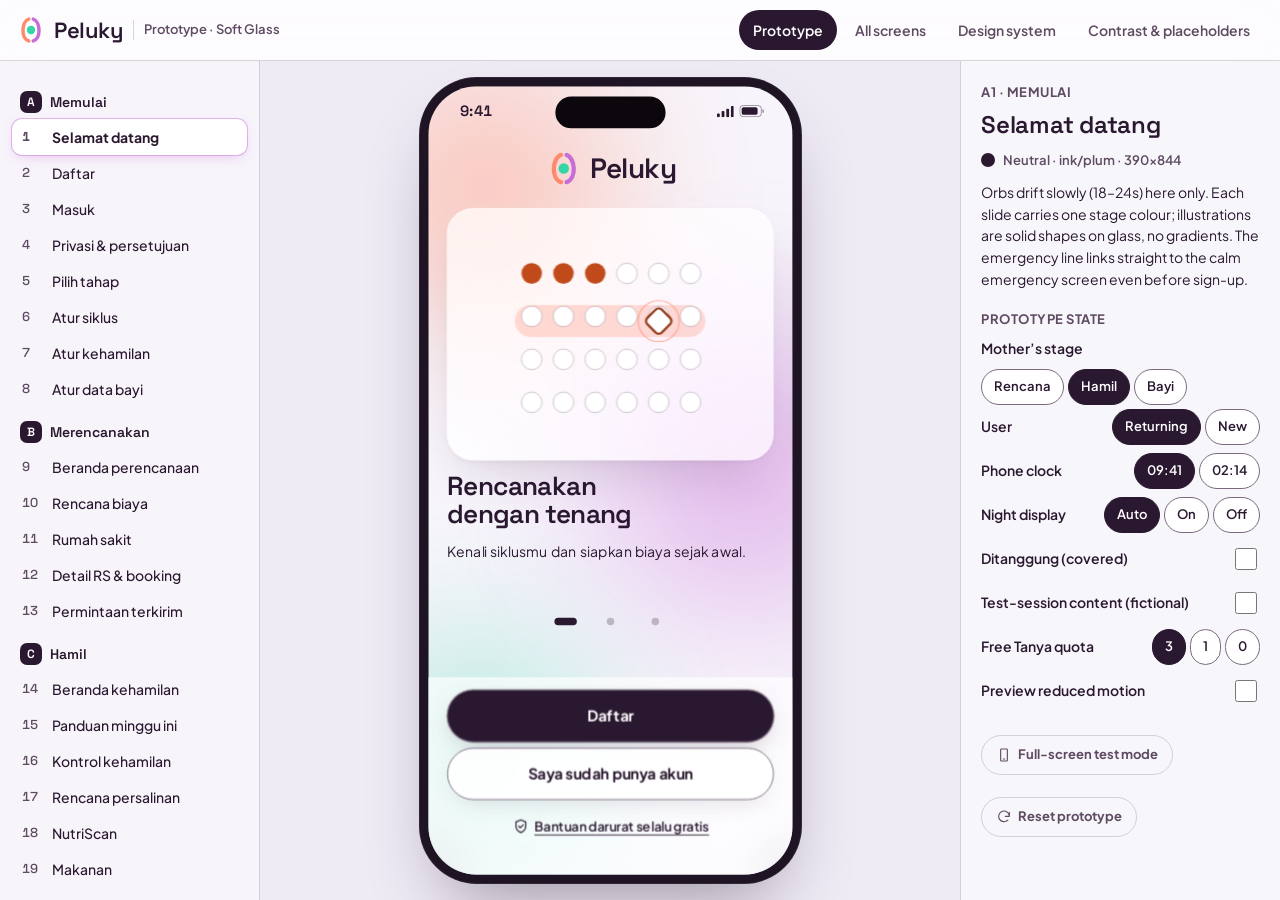
<file: peluky/index.html>
<!doctype html>
<html lang="id">
<head>
<meta charset="utf-8">
<meta name="viewport" content="width=device-width, initial-scale=1, viewport-fit=cover">
<title>Peluky App Design</title>
<meta name="claude:viewport-fit-sides" content="cover">
<meta name="description" content="Peluky mobile app: Soft Glass design system, 38-screen clickable prototype and contrast/placeholder note.">
<link rel="preconnect" href="https://fonts.googleapis.com">
<link rel="preconnect" href="https://fonts.gstatic.com" crossorigin>
<link rel="stylesheet" href="https://fonts.googleapis.com/css2?family=Plus+Jakarta+Sans:wght@400;500;600;700;800&family=Space+Grotesk:wght@500;600&display=swap">
<link rel="stylesheet" href="css/peluky.css">
<link rel="stylesheet" href="css/viewer.css">
</head>
<body>
<header class="vw-top"><div class="vw-top-in">
  <a class="vw-brand" href="#welcome" aria-label="Peluky, buka layar pertama"><span id="vw-logo"></span><small>Prototype · Soft Glass</small></a>
  <nav class="vw-tabs" aria-label="Bagian">
    <a href="#welcome" id="vw-proto-tab" data-view="proto">Prototype</a>
    <a href="#all" data-view="all">All screens</a>
    <a href="#system" data-view="system">Design system</a>
    <a href="#notes" data-view="notes">Contrast &amp; placeholders</a>
  </nav>
</div></header>

<main>
  <section id="view-proto" class="vw-proto" aria-label="Clickable prototype">
    <nav class="vw-list" id="vw-list" aria-label="Screens A–G"></nav>
    <div class="vw-stagewrap">
      <div class="vw-mobilebar">
        <button type="button" id="vw-prev" aria-label="Previous screen"><svg width="20" height="20" viewBox="0 0 24 24" fill="none" stroke="currentColor" stroke-width="1.8" stroke-linecap="round" stroke-linejoin="round" aria-hidden="true"><path d="M15 5l-7 7 7 7"/></svg></button>
        <label class="sr-only" for="vw-select" style="position:absolute;width:1px;height:1px;overflow:hidden;clip:rect(0 0 0 0)">Screen</label>
        <select id="vw-select"></select>
        <button type="button" id="vw-next" aria-label="Next screen"><svg width="20" height="20" viewBox="0 0 24 24" fill="none" stroke="currentColor" stroke-width="1.8" stroke-linecap="round" stroke-linejoin="round" aria-hidden="true"><path d="M9 5l7 7-7 7"/></svg></button>
      </div>
      <div class="vw-stage" id="vw-stage">
        <button type="button" class="vw-exit" id="vw-exit">Exit test mode</button>
        <div class="vw-phone" id="vw-phone"><div class="vw-bezel" id="vw-bezel"><div id="app"></div></div></div>
        <div class="vw-desk" id="vw-desk" hidden></div>
      </div>
    </div>
    <aside class="vw-notes" id="vw-notes" aria-label="Design notes"></aside>
  </section>
  <section id="view-all" hidden></section>
  <section id="view-system" hidden></section>
  <section id="view-notes" hidden></section>
</main>

<script src="js/core.js"></script>
<script src="js/screens-ab.js"></script>
<script src="js/screens-cd.js"></script>
<script src="js/screens-efg.js"></script>
<script src="js/docs.js"></script>
<script>document.getElementById('vw-logo').innerHTML = P.logo(30, true, 22);</script>
<script src="js/viewer.js"></script>
</body>
</html>
</file>
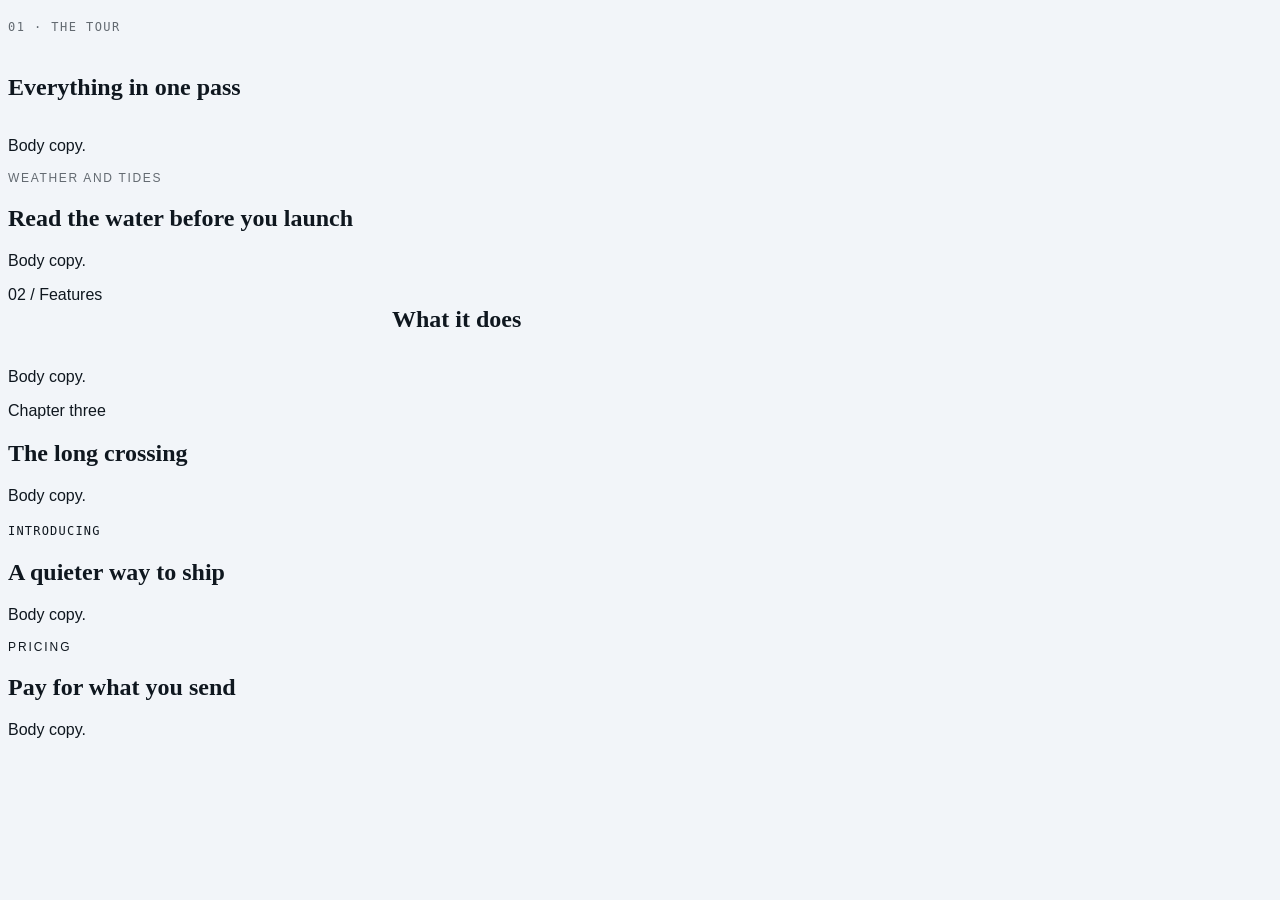
<file: .claude/skills/hallmark/scripts/fixtures/eyebrow-fail/index.html>
<!doctype html>
<!--
  Gate 54 fixture: MUST FAIL, six times.

  Every case here was invisible to the pre-1.3 detector, which keyed on
  `grid-template-columns` in the CSS and so only ever saw one geometry.
  Assertion (run from this directory):

    node ../../sloplint.mjs . --json | node -e "let s='';process.stdin.on('data',d=>s+=d).on('end',()=>console.log(JSON.parse(s).findings.filter(f=>f.gate==='54'&&f.grade==='FAIL').length))"
    # expected: 6

  Scoped to gate 54 on purpose: this file is deliberately slop in other ways too.
-->
<html lang="en">
<head>
<meta charset="utf-8">
<meta name="viewport" content="width=device-width, initial-scale=1">
<title>Gate 54 eyebrow fixture (must fail)</title>
<style>
/* Hallmark · macrostructure: fixture · tone: n/a · anchor hue: 250 · hero: Settled/H1 */
/* Hallmark · pre-emit critique: P3 H3 E3 S3 R3 V3 · weakest: all - this is a fixture */
:root {
  --color-paper: oklch(97% 0.006 250); --color-ink: oklch(20% 0.02 250);
  --color-muted: oklch(52% 0.015 250);
  --font-display: "Fraunces", serif; --font-body: "Public Sans", sans-serif;
  --font-label: "Geist Mono", monospace;
  --text-xs: 0.75rem; --tracking-label: 0.12em;
}
html, body { overflow-x: clip; }
body { background: var(--color-paper); color: var(--color-ink); font-family: var(--font-body); }
h1, h2, h3 { font-family: var(--font-display); }

/* 1: flex column. No grid anywhere; the old check could not see this. */
.a__head { display: flex; flex-direction: column; gap: 0.5rem; }
.a__eyebrow { font-family: var(--font-label); text-transform: uppercase;
  letter-spacing: var(--tracking-label); font-size: var(--text-xs); color: var(--color-muted); }

/* 2: plain block stack, and a class name outside the label vocabulary.
       Caught by resolved CSS alone: uppercase + tracking + small size. */
.b__strand { text-transform: uppercase; letter-spacing: 0.14em; font-size: 0.75rem;
  color: var(--color-muted); }

/* 3: the classic side-by-side grid. Regression guard for the old behaviour. */
.c__head { display: grid; grid-template-columns: minmax(0, 0.4fr) minmax(0, 1fr); gap: 2rem; }

/* 4: multi-column head declared ONLY inside a max-width block. The old check
       skipped every max-width rule, so this shape was a free pass. */
@media (max-width: 48rem) {
  .d__head { display: grid; grid-template-columns: 1fr 2fr; }
}

/* 5: class-less heading. The old check required a semantic match on the head
       wrapper's own classes to even look. */
.e__mark { font-family: var(--font-label); text-transform: uppercase;
  letter-spacing: 0.1em; font-size: 0.75rem; }

/* 6: "overline" was not in the old vocabulary at all. */
.overline { font-size: 0.75rem; letter-spacing: 0.16em; text-transform: uppercase; }
</style>
</head>
<body>

<!-- 1 · flex column stack -->
<section>
  <div class="a__head">
    <p class="a__eyebrow">01 · The tour</p>
    <h2>Everything in one pass</h2>
  </div>
  <p>Body copy.</p>
</section>

<!-- 2 · plain block stack, non-vocabulary class, CSS signals only -->
<section>
  <div>
    <p class="b__strand">Weather and tides</p>
    <h2>Read the water before you launch</h2>
  </div>
  <p>Body copy.</p>
</section>

<!-- 3 · side-by-side grid (the only shape the old gate caught) -->
<section>
  <div class="c__head">
    <span class="eyebrow">02 / Features</span>
    <h2>What it does</h2>
  </div>
  <p>Body copy.</p>
</section>

<!-- 4 · two-column head hidden inside a max-width query -->
<section>
  <div class="d__head">
    <span class="kicker">Chapter three</span>
    <h2>The long crossing</h2>
  </div>
  <p>Body copy.</p>
</section>

<!-- 5 · class-less heading under a labelled span -->
<section>
  <div>
    <span class="e__mark">Introducing</span>
    <h2>A quieter way to ship</h2>
  </div>
  <p>Body copy.</p>
</section>

<!-- 6 · the word the old vocabulary never knew -->
<section>
  <div>
    <p class="overline">Pricing</p>
    <h2>Pay for what you send</h2>
  </div>
  <p>Body copy.</p>
</section>

</body>
</html>
</file>
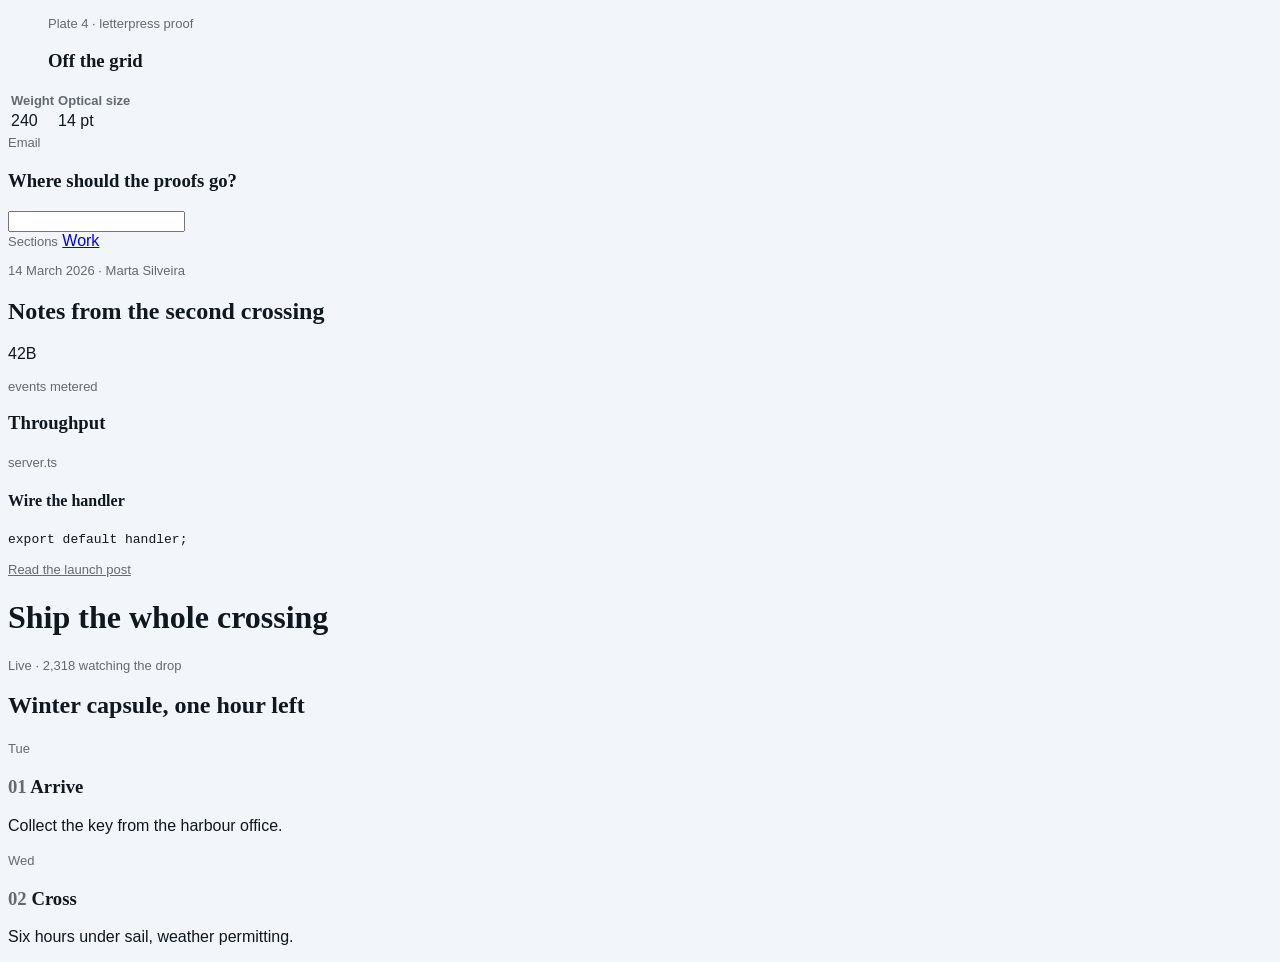
<file: .claude/skills/hallmark/scripts/fixtures/eyebrow-pass/index.html>
<!doctype html>
<!--
  Gate 54 fixture: MUST NOT FAIL.

  Ten shapes that look like an eyebrow to a naive detector and are not one.
  Each carries a fact, a destination, or an identifier the reader would
  otherwise lack: the exceptions gate 54 lists in references/gates.md.

  Assertion (run from this directory):

    node ../../sloplint.mjs . --json | node -e "let s='';process.stdin.on('data',d=>s+=d).on('end',()=>console.log(JSON.parse(s).findings.filter(f=>f.gate==='54').length))"
    # expected: 0

  Scoped to gate 54: this file makes no claim to be clean on the other gates.
-->
<html lang="en">
<head>
<meta charset="utf-8">
<meta name="viewport" content="width=device-width, initial-scale=1">
<title>Gate 54 carve-out fixture (must pass)</title>
<meta name="description" content="Fragments that sit near a heading without announcing it; gate 54 must stay quiet on every one.">
<style>
/* Hallmark · shape: fixture · genre: editorial · theme: fixture (by request)
 * hero: Settled · nav: none · footer: none · enrichment: none · signature: none, this is a gate 54 fixture
 * axes: light/roman-serif/cool · posture: restrained · contrast: pass · fold: n/a · v2.0.0 */
/* Hallmark · pre-emit critique: P3 H3 E3 S3 R3 V3 · weakest: all, this is a fixture */
/* Hallmark · answered F21 · unrelated fragments in one file, not a single document outline */
:root {
  --color-paper: oklch(97% 0.006 250); --color-ink: oklch(20% 0.02 250);
  --color-muted: oklch(52% 0.015 250); --color-accent: oklch(52% 0.14 250); --color-accent-ink: oklch(98% 0.005 250);
  --font-display: "Fraunces", serif; --font-body: "Public Sans", sans-serif;
  --font-label: var(--font-body);
  --text-xs: 0.8125rem;
}
html, body { overflow-x: clip; }
html { scrollbar-color: var(--color-muted) var(--color-paper); }
body { background: var(--color-paper); color: var(--color-ink); font-family: var(--font-body); caret-color: var(--color-accent); }
::selection { background: color-mix(in oklab, var(--color-accent) 22%, transparent); color: var(--color-ink); }
:focus-visible { outline: 2px solid var(--color-accent); outline-offset: 2px; }
a:active, button:active { transform: translateY(1px); }
button:disabled { opacity: 0.55; cursor: not-allowed; }
h1, h2, h3, h4 { font-family: var(--font-display); text-wrap: balance; }
.label { font-family: var(--font-label); font-size: var(--text-xs); color: var(--color-muted); }
.steps { list-style: none; counter-reset: step; padding: 0; }
.steps li { counter-increment: step; }
.steps li h3::before { content: counter(step, decimal-leading-zero) "  "; color: var(--color-muted); }
</style>
</head>
<body>

<!-- 1 · figcaption. Identifier, and it names something that is present. -->
<figure>
  <figcaption class="label">Plate 4 · letterpress proof</figcaption>
  <h3>Off the grid</h3>
</figure>

<!-- 2 · table column header. Identifier. -->
<table>
  <thead><tr><th class="label">Weight</th><th class="label">Optical size</th></tr></thead>
  <tbody><tr><td>240</td><td>14 pt</td></tr></tbody>
</table>

<!-- 3 · form field label. Identifier, bound to its control. -->
<form>
  <div>
    <label class="label" for="email">Email</label>
    <h3>Where should the proofs go?</h3>
    <input id="email" type="email">
  </div>
</form>

<!-- 4 · nav label. Destination. -->
<nav>
  <div>
    <span class="label">Sections</span>
    <h2 hidden>Navigation</h2>
    <a href="/work">Work</a>
  </div>
</nav>

<!-- 5 · dateline. Fact: the date appears nowhere else. -->
<article>
  <p class="label"><time datetime="2026-03-14">14 March 2026</time> · Marta Silveira</p>
  <h2>Notes from the second crossing</h2>
</article>

<!-- 6 · unit label AFTER the figure it labels. Order is the discriminator. -->
<section>
  <div>
    <p class="stat__num">42B</p>
    <p class="label">events metered</p>
  </div>
  <h3>Throughput</h3>
</section>

<!-- 7 · code filename tab. Identifier: a real path. -->
<section>
  <div>
    <span class="label">server.ts</span>
    <h4>Wire the handler</h4>
  </div>
  <pre><code>export default handler;</code></pre>
</section>

<!-- 8 · linked announcement chip. Destination, and it goes somewhere real. -->
<header>
  <div>
    <a class="label" href="/changelog/v2">Read the launch post</a>
    <h1>Ship the whole crossing</h1>
  </div>
</header>

<!-- 9 · live telemetry above a headline. Fact, and the digits prove it. -->
<section>
  <div>
    <p class="label">Live · 2,318 watching the drop</p>
    <h1>Winter capsule, one hour left</h1>
  </div>
</section>

<!-- 10 · a real <ol>. The numbers come from counter(), not from typed labels;
         a genuine per-step identifier rides along without becoming a kicker. -->
<ol class="steps">
  <li>
    <span class="label">Tue</span>
    <h3>Arrive</h3>
    <p>Collect the key from the harbour office.</p>
  </li>
  <li>
    <span class="label">Wed</span>
    <h3>Cross</h3>
    <p>Six hours under sail, weather permitting.</p>
  </li>
</ol>

</body>
</html>
</file>
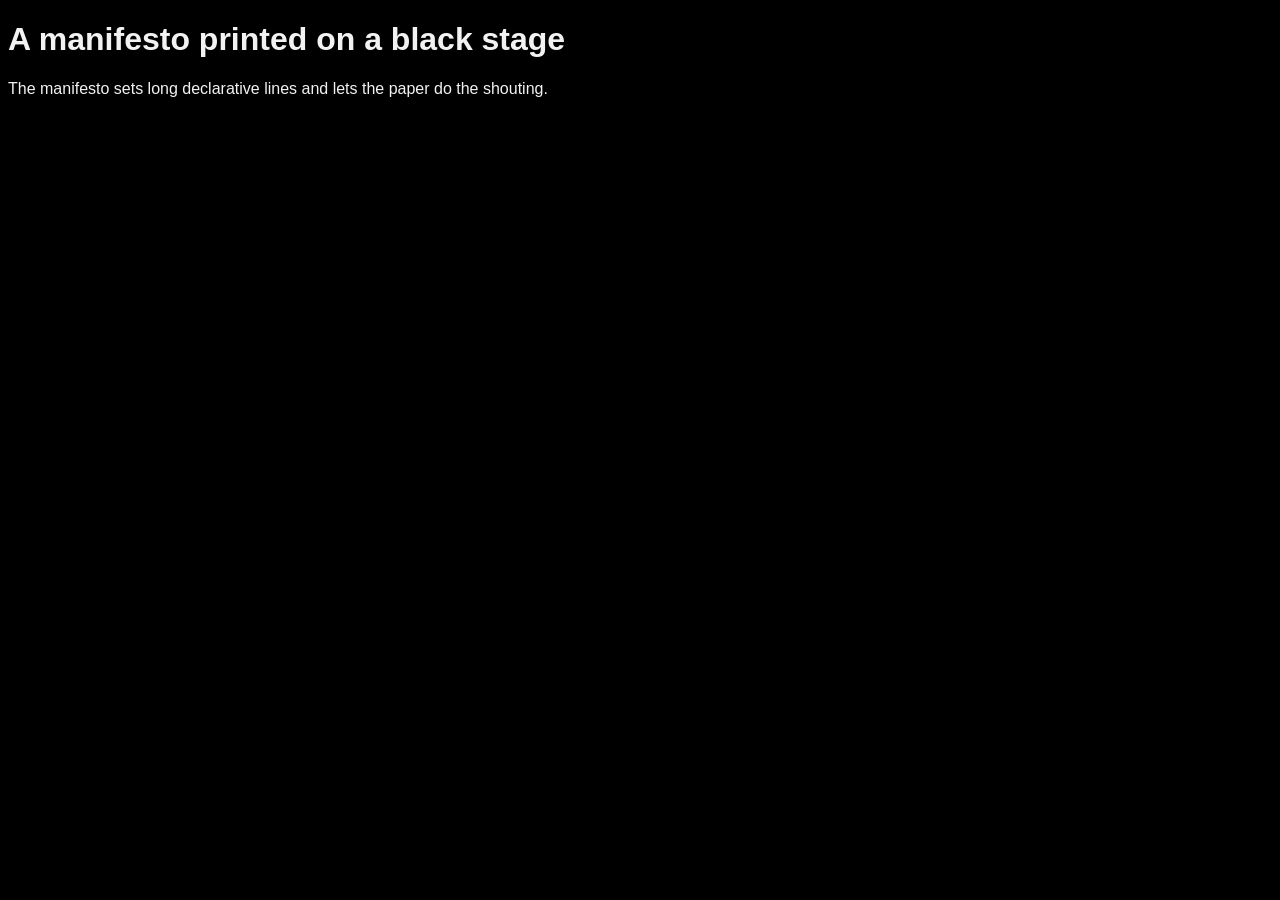
<file: .claude/skills/hallmark/scripts/fixtures/waiver/index.html>
<!doctype html>
<!--
  Waiver fixture. Five waivers are claimed on a deliberately expressive page:
  four are honoured, one is refused because it names a Floor gate, and the build
  ships. There is no cap, so the page is not blocked for being expressive; what
  it gets instead is a NOTE saying four waivers is a house style, not exceptions.

  Assertion (run from this directory):

    node ../../sloplint.mjs . --json | node -e "let s='';process.stdin.on('data',d=>s+=d).on('end',()=>{const j=JSON.parse(s);console.log(JSON.stringify(j.summary))})"
    # expected: fails 0, reflex 0, waived 5, rejected 2, answered 1, notes 1
    # (waived counts findings, not gates: gate 1 fires on both the token and the
    #  h1 rule, and gate 7 on both the token and the body background)

  Case by case:
    waive 40  -> refused, Floor is never waivable, and gate 40 still binds
    waive 7b  -> honoured; the guard (surface: absolute in the stamp) holds
    waive 22  -> honoured
    waive 25  -> honoured (no finding to downgrade on this page)
    waive 1   -> honoured, and trips the >3 house-style NOTE
    answered F3  -> honoured; the Finish finding reports ANSWERED instead of WARN
    answered 40  -> refused; 40 is Floor, and Floor findings are fixed, not answered
-->
<html lang="en">
<head>
<meta charset="utf-8">
<meta name="viewport" content="width=device-width, initial-scale=1">
<title>Waiver fixture</title>
<style>
/* Hallmark · macrostructure: Manifesto · tone: austere · anchor hue: 250 · surface: absolute · nav: N9 · footer: Ft2 · hero: Poster/H1 */
/* Hallmark · pre-emit critique: P5 H4 E5 S4 R5 V4 · weakest: E - fixture, not a real build */
/* Hallmark · waive 40 · contrast measured on the stage · the manifesto is printed white on black */
/* Hallmark · waive 7b · surface: absolute declared, 40-41 pass · the manifesto stage is printed on black paper */
/* Hallmark · waive 22 · neutrals achromatic throughout · the manifesto rules are pure grey by intent */
/* Hallmark · waive 25 · measure runs to 96ch · the manifesto sets long declarative lines */
/* Hallmark · waive 1 · two families declared · the manifesto pairs a display serif with a grotesque */
/* Hallmark · answered F3 · the manifesto head is one word and cannot wrap, so balance has nothing to balance */
/* Hallmark · answered 40 · contrast is fine here honestly */
:root {
  --color-paper: #000;
  --color-ink: oklch(96% 0 250);
  --font-display: Inter, sans-serif;
  --font-body: "Public Sans", sans-serif;
}
html, body { overflow-x: clip; }
body { background: var(--color-paper); color: var(--color-ink); font-family: var(--font-body); }
h1 { font-family: var(--font-display); }
</style>
</head>
<body>
  <h1>A manifesto printed on a black stage</h1>
  <p>The manifesto sets long declarative lines and lets the paper do the shouting.</p>
</body>
</html>
</file>
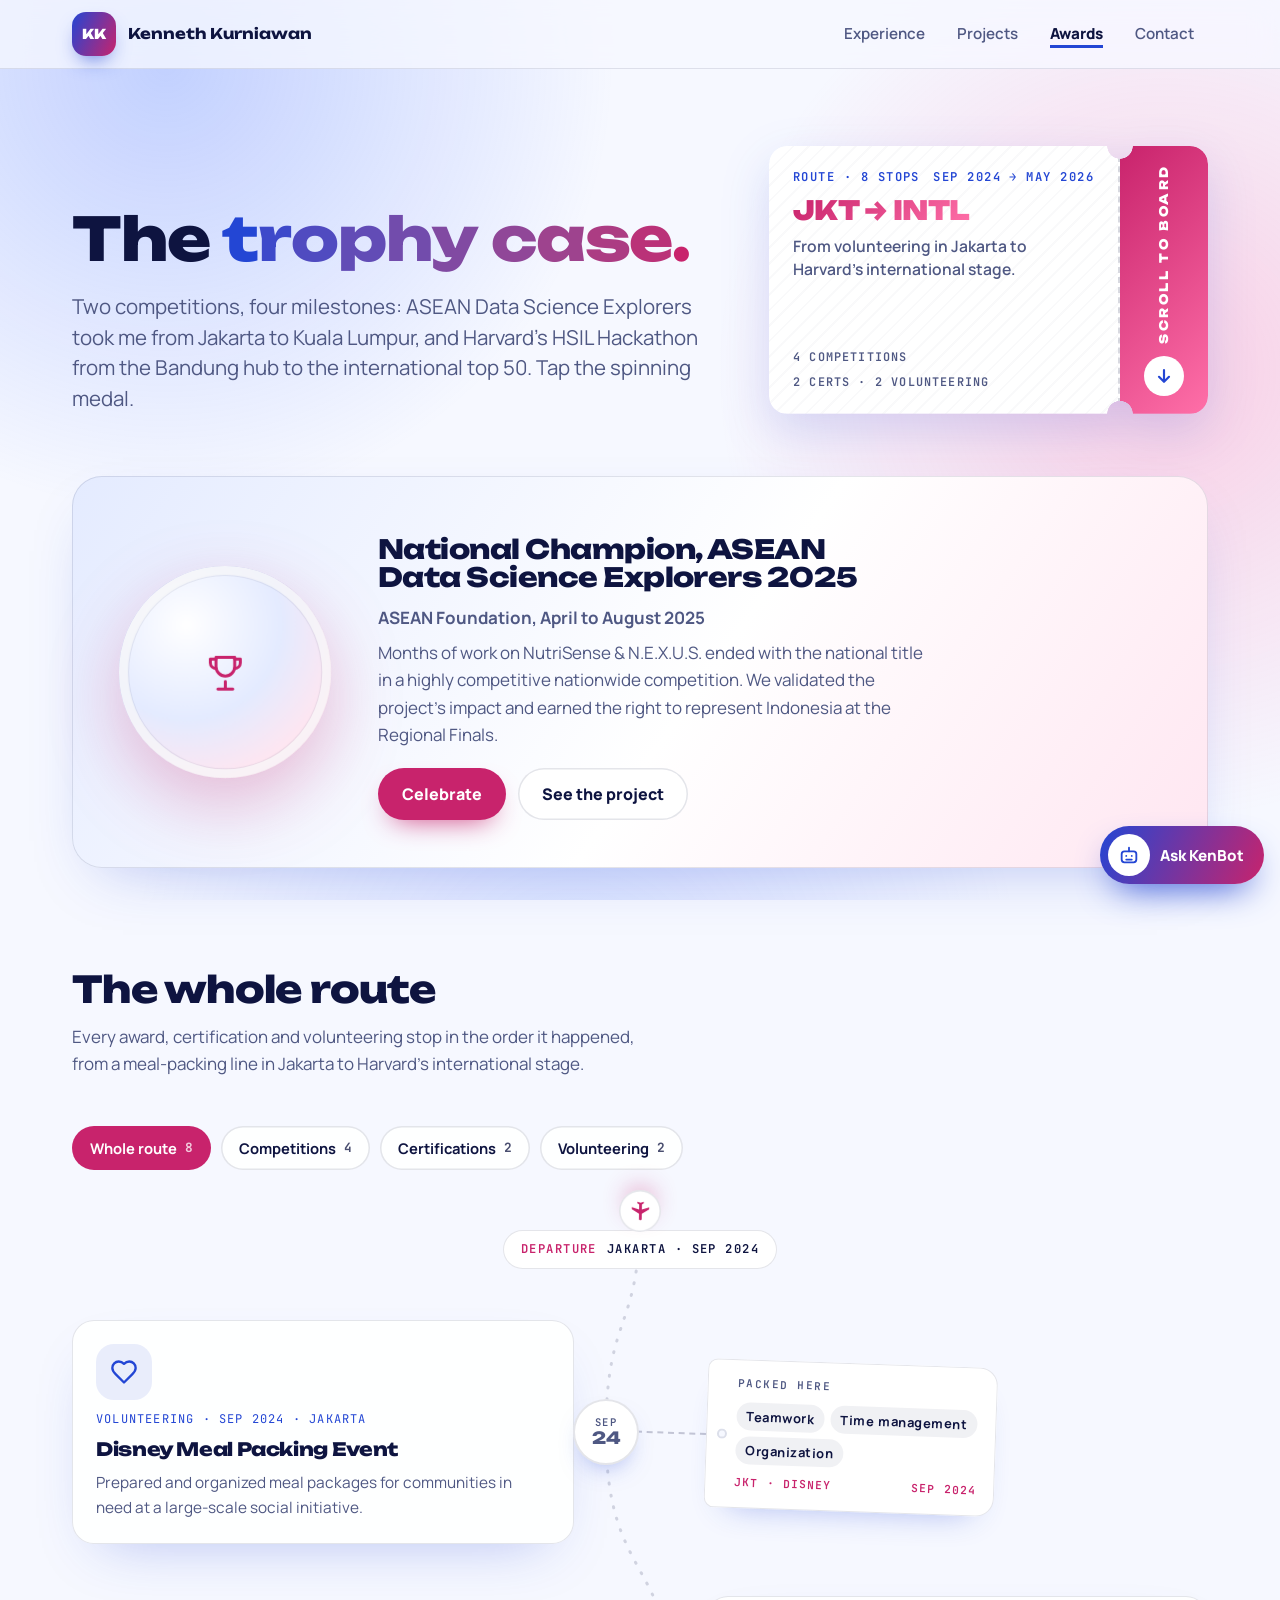
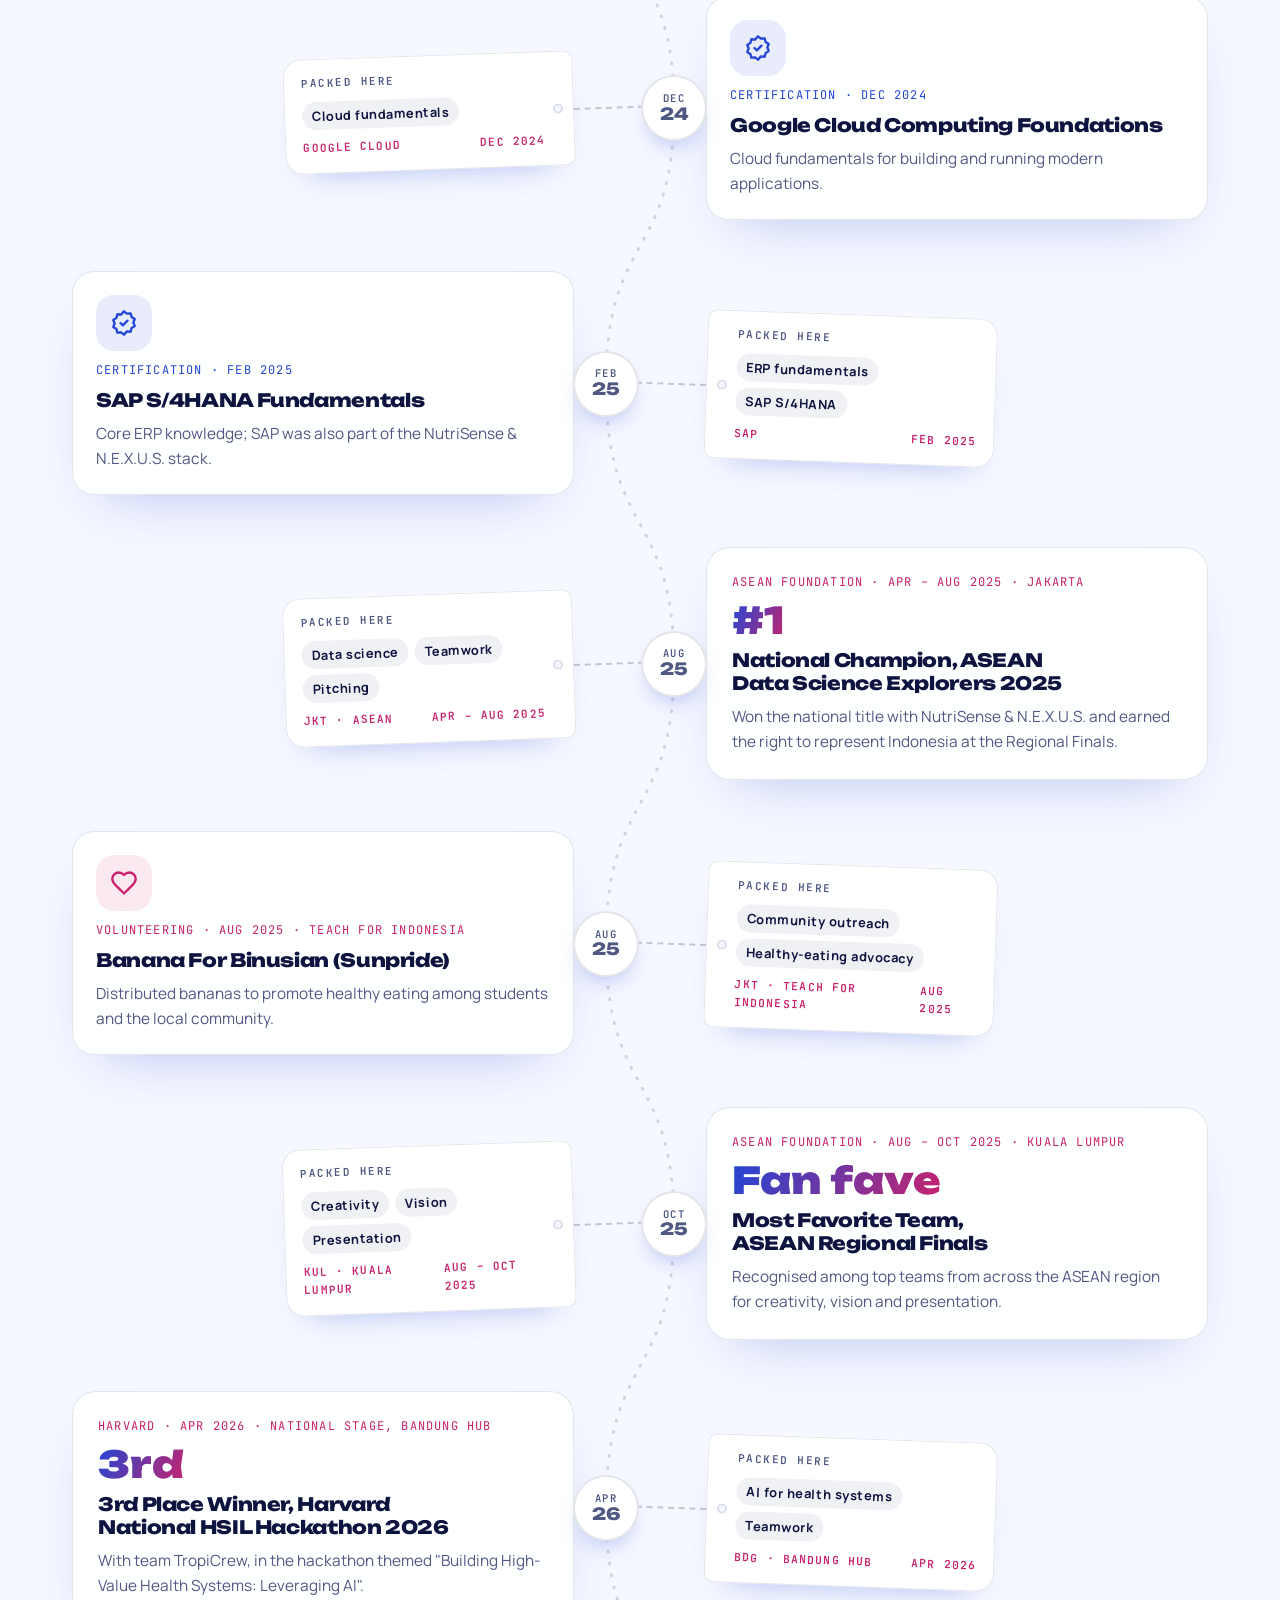
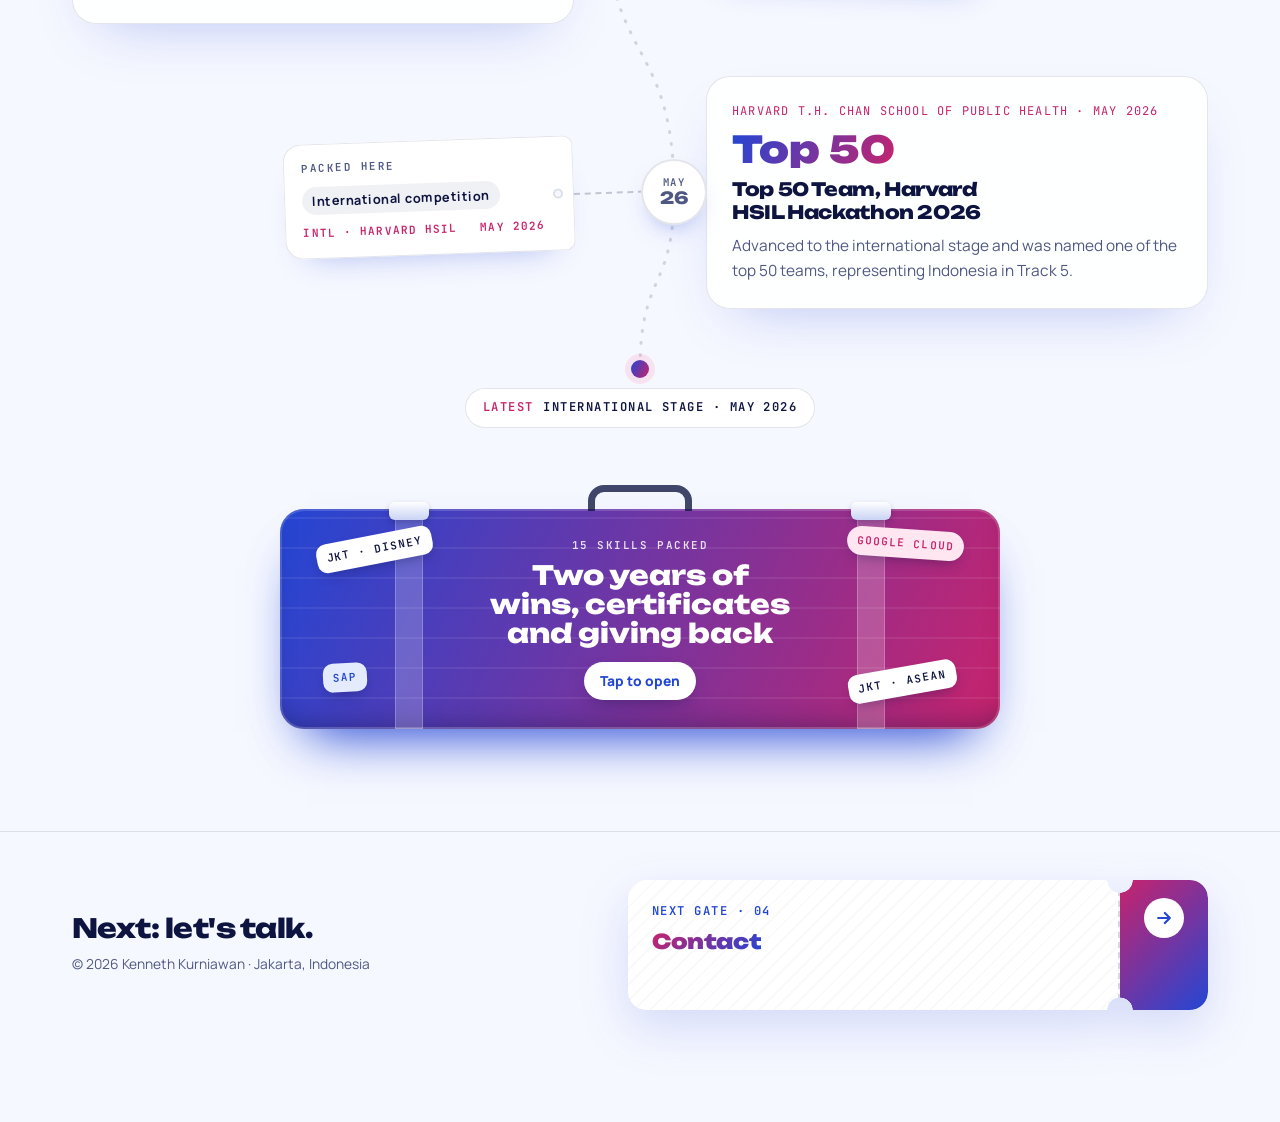
<file: portfolio/awards.html>
<!doctype html>
<html lang="en">
<head>
<meta charset="utf-8">
<meta name="viewport" content="width=device-width, initial-scale=1, viewport-fit=cover">
<title>Awards · Kenneth Kurniawan</title>
<meta name="claude:viewport-fit-sides" content="cover">
<meta name="description" content="Kenneth Kurniawan's awards, certifications and volunteering, including ASEAN Data Science Explorers 2025 National Champion and Harvard HSIL Hackathon 2026.">
<link rel="preconnect" href="https://fonts.googleapis.com">
<link rel="preconnect" href="https://fonts.gstatic.com" crossorigin>
<link rel="stylesheet" href="https://fonts.googleapis.com/css2?family=Unbounded:wght@500;700;800;900&family=Manrope:wght@400;500;600;700;800&family=JetBrains+Mono:wght@500;600&display=swap">
<link rel="stylesheet" href="assets/site.css">
<script>try{var kk=null,m=location.hash.match(/^#kk-(blue|blend|pink|dusk)$/);if(m)kk={c:m[1]};else{var s=sessionStorage.getItem("kk-arrive");if(s)kk=JSON.parse(s)}if(kk&&!matchMedia("(prefers-reduced-motion: reduce)").matches){document.documentElement.classList.add("arriving");document.documentElement.style.setProperty("--wipe","var(--grad-"+kk.c+")")}}catch(e){}</script>
</head>
<body data-page="awards">
<a class="skip" href="#main">Skip to content</a>

<header class="site-head">
  <div class="wrap head-row">
    <a class="brand" href="index.html" data-color="blend" data-label="Lobby"><span class="brand-mark" aria-hidden="true">KK</span><span class="brand-name">Kenneth Kurniawan</span></a>
    <nav aria-label="Pages">
      <ul class="nav">
        <li><a href="experience.html" data-color="blue" data-label="Experience" style="--c: var(--blue-deep)">Experience</a></li>
        <li><a href="projects.html" data-color="blend" data-label="Projects" style="--c: var(--pink-deep)">Projects</a></li>
        <li><a href="awards.html" data-color="pink" data-label="Awards" style="--c: var(--pink-deep)" aria-current="page">Awards</a></li>
        <li><a href="contact.html" data-color="dusk" data-label="Contact" style="--c: var(--blue-deep)">Contact</a></li>
      </ul>
    </nav>
  </div>
  <div id="progress" aria-hidden="true"></div>
</header>

<main id="main">
  <section class="page-hero">
    <div class="wrap hero-split">
      <div>
        <h1 data-split>The <span class="hl">trophy case.</span></h1>
        <p class="lede">Two competitions, four milestones: ASEAN Data Science Explorers took me from Jakarta to Kuala Lumpur, and Harvard's HSIL Hackathon from the Bandung hub to the international top 50. Tap the spinning medal.</p>
      </div>
      <a class="ticket" href="#journey" data-color="pink" aria-label="Jump to the start of the route">
        <span class="t-main">
          <span class="t-top"><span>Route · 8 stops</span><span>Sep 2024 → May 2026</span></span>
          <span class="t-title">JKT → INTL</span>
          <span class="t-desc">From volunteering in Jakarta to Harvard's international stage.</span>
          <span class="t-meta"><span>4 competitions</span><span>2 certs · 2 volunteering</span></span>
        </span>
        <span class="t-stub" aria-hidden="true"><span class="t-admit">Scroll to board</span><span class="t-arrow"><svg class="icon" viewBox="0 0 24 24" fill="none" stroke="currentColor" stroke-width="2.6" stroke-linecap="round" stroke-linejoin="round"><path d="M12 5v14M6 13l6 6 6-6"/></svg></span></span>
      </a>
    </div>
  </section>

  <section class="section" style="padding-top: 24px" aria-labelledby="champ-title">
    <div class="wrap">
      <article class="trophy" data-reveal>
        <button class="coin" type="button" data-confetti aria-label="Celebrate the national championship">
          <span class="coin-inner">
            <span class="coin-edge" style="--z: -8px"></span><span class="coin-edge" style="--z: -6px"></span><span class="coin-edge" style="--z: -4px"></span><span class="coin-edge" style="--z: -2px"></span><span class="coin-edge" style="--z: 0px"></span><span class="coin-edge" style="--z: 2px"></span><span class="coin-edge" style="--z: 4px"></span><span class="coin-edge" style="--z: 6px"></span><span class="coin-edge" style="--z: 8px"></span>
            <span class="coin-face coin-front"><svg class="icon" viewBox="0 0 24 24" fill="none" stroke="currentColor" stroke-width="1.6" stroke-linecap="round" stroke-linejoin="round" aria-hidden="true"><path d="M8 21h8M12 17v4M7 4h10v5a5 5 0 0 1-10 0z"/><path d="M17 5h3v2a3 3 0 0 1-3 3M7 5H4v2a3 3 0 0 0 3 3"/></svg></span>
            <span class="coin-face coin-back"><b>#1</b><small>Indonesia · 2025</small></span>
          </span>
        </button>
        <div>
          <h2 id="champ-title">National Champion, ASEAN Data Science Explorers 2025</h2>
          <p class="meta-line">ASEAN Foundation, April to August 2025</p>
          <p>Months of work on NutriSense &amp; N.E.X.U.S. ended with the national title in a highly competitive nationwide competition. We validated the project's impact and earned the right to represent Indonesia at the Regional Finals.</p>
          <div class="hero-cta">
            <button class="btn btn-page magnetic" type="button" data-confetti>Celebrate</button>
            <a class="btn btn-ghost magnetic" href="projects.html" data-color="blend" data-label="Projects">See the project</a>
          </div>
        </div>
      </article>

    </div>
  </section>

  <section class="section" style="padding-top: 0" aria-labelledby="journey-title">
    <div class="wrap">
      <div class="section-head">
        <h2 id="journey-title">The whole route</h2>
        <p>Every award, certification and volunteering stop in the order it happened, from a meal-packing line in Jakarta to Harvard's international stage.</p>
      </div>
      <div class="toolbar">
        <div class="chips" role="group" aria-label="Highlight stops" data-filter-group="#journey" data-mode="dim">
          <button class="chip" type="button" data-filter="all" aria-pressed="true">Whole route <span class="n">8</span></button>
          <button class="chip" type="button" data-filter="competitions" aria-pressed="false">Competitions <span class="n">4</span></button>
          <button class="chip" type="button" data-filter="certs" aria-pressed="false">Certifications <span class="n">2</span></button>
          <button class="chip" type="button" data-filter="volunteering" aria-pressed="false">Volunteering <span class="n">2</span></button>
        </div>
      </div>
      <div class="journey" id="journey" data-journey data-suitcase="Two years of wins, certificates and giving back">
        <div class="j-cap"><span class="j-dot"></span><span class="j-label"><b>Departure</b> Jakarta · Sep 2024</span></div>
        <ol class="j-stops">
        <li class="stop" data-side="left" data-tags="volunteering">
          <span class="stop-pin" aria-hidden="true"><b>SEP</b><span>24</span></span>
          <aside class="stop-tag" aria-label="Skills from this stop">
            <span class="tag-head">Packed here</span>
            <div class="chips"><span class="tag">Teamwork</span><span class="tag">Time management</span><span class="tag">Organization</span></div>
            <span class="tag-foot"><span>JKT · Disney</span><span>Sep 2024</span></span>
          </aside>
          <article class="plaque stop-card" style="--c: var(--blue-deep)" data-tilt data-reveal>
            <span class="face-icon"><svg class="icon" viewBox="0 0 24 24" fill="none" stroke="currentColor" stroke-width="2" stroke-linecap="round" stroke-linejoin="round" aria-hidden="true"><path d="M19 14c1.5-1.5 3-3.2 3-5.5A5.5 5.5 0 0 0 16.5 3c-1.8 0-3 .5-4.5 2-1.5-1.5-2.7-2-4.5-2A5.5 5.5 0 0 0 2 8.5c0 2.3 1.5 4 3 5.5l7 7z"/></svg></span>
            <span class="when">Volunteering · Sep 2024 · Jakarta</span>
            <h3>Disney Meal Packing Event</h3>
            <p>Prepared and organized meal packages for communities in need at a large-scale social initiative.</p>
          </article>
        </li>
        <li class="stop" data-side="right" data-tags="certs">
          <span class="stop-pin" aria-hidden="true"><b>DEC</b><span>24</span></span>
          <aside class="stop-tag" aria-label="Skills from this stop">
            <span class="tag-head">Packed here</span>
            <div class="chips"><span class="tag">Cloud fundamentals</span></div>
            <span class="tag-foot"><span>Google Cloud</span><span>Dec 2024</span></span>
          </aside>
          <article class="plaque stop-card" style="--c: var(--blue-deep)" data-tilt data-reveal>
            <span class="face-icon"><svg class="icon" viewBox="0 0 24 24" fill="none" stroke="currentColor" stroke-width="2" stroke-linecap="round" stroke-linejoin="round" aria-hidden="true"><path d="M12 2l2.5 2 3.2-.3.8 3.1 2.7 1.8-1.2 3 1.2 3-2.7 1.8-.8 3.1-3.2-.3L12 22l-2.5-2-3.2.3-.8-3.1-2.7-1.8 1.2-3-1.2-3 2.7-1.8.8-3.1 3.2.3z"/><path d="m9 12 2 2 4-4"/></svg></span>
            <span class="when">Certification · Dec 2024</span>
            <h3>Google Cloud Computing Foundations</h3>
            <p>Cloud fundamentals for building and running modern applications.</p>
          </article>
        </li>
        <li class="stop" data-side="left" data-tags="certs">
          <span class="stop-pin" aria-hidden="true"><b>FEB</b><span>25</span></span>
          <aside class="stop-tag" aria-label="Skills from this stop">
            <span class="tag-head">Packed here</span>
            <div class="chips"><span class="tag">ERP fundamentals</span><span class="tag">SAP S/4HANA</span></div>
            <span class="tag-foot"><span>SAP</span><span>Feb 2025</span></span>
          </aside>
          <article class="plaque stop-card" style="--c: var(--blue-deep)" data-tilt data-reveal>
            <span class="face-icon"><svg class="icon" viewBox="0 0 24 24" fill="none" stroke="currentColor" stroke-width="2" stroke-linecap="round" stroke-linejoin="round" aria-hidden="true"><path d="M12 2l2.5 2 3.2-.3.8 3.1 2.7 1.8-1.2 3 1.2 3-2.7 1.8-.8 3.1-3.2-.3L12 22l-2.5-2-3.2.3-.8-3.1-2.7-1.8 1.2-3-1.2-3 2.7-1.8.8-3.1 3.2.3z"/><path d="m9 12 2 2 4-4"/></svg></span>
            <span class="when">Certification · Feb 2025</span>
            <h3>SAP S/4HANA Fundamentals</h3>
            <p>Core ERP knowledge; SAP was also part of the NutriSense &amp; N.E.X.U.S. stack.</p>
          </article>
        </li>
        <li class="stop" data-side="right" data-tags="competitions">
          <span class="stop-pin" aria-hidden="true"><b>AUG</b><span>25</span></span>
          <aside class="stop-tag" aria-label="Skills from this stop">
            <span class="tag-head">Packed here</span>
            <div class="chips"><span class="tag">Data science</span><span class="tag">Teamwork</span><span class="tag">Pitching</span></div>
            <span class="tag-foot"><span>JKT · ASEAN</span><span>Apr – Aug 2025</span></span>
          </aside>
          <article class="rung stop-card" data-tilt data-reveal>
            <span class="when">ASEAN Foundation · Apr – Aug 2025 · Jakarta</span>
            <b class="rank">#1</b>
            <h3>National Champion, ASEAN Data Science Explorers 2025</h3>
            <p>Won the national title with NutriSense &amp; N.E.X.U.S. and earned the right to represent Indonesia at the Regional Finals.</p>
          </article>
        </li>
        <li class="stop" data-side="left" data-tags="volunteering">
          <span class="stop-pin" aria-hidden="true"><b>AUG</b><span>25</span></span>
          <aside class="stop-tag" aria-label="Skills from this stop">
            <span class="tag-head">Packed here</span>
            <div class="chips"><span class="tag">Community outreach</span><span class="tag">Healthy-eating advocacy</span></div>
            <span class="tag-foot"><span>JKT · Teach For Indonesia</span><span>Aug 2025</span></span>
          </aside>
          <article class="plaque stop-card" style="--c: var(--pink-deep)" data-tilt data-reveal>
            <span class="face-icon"><svg class="icon" viewBox="0 0 24 24" fill="none" stroke="currentColor" stroke-width="2" stroke-linecap="round" stroke-linejoin="round" aria-hidden="true"><path d="M19 14c1.5-1.5 3-3.2 3-5.5A5.5 5.5 0 0 0 16.5 3c-1.8 0-3 .5-4.5 2-1.5-1.5-2.7-2-4.5-2A5.5 5.5 0 0 0 2 8.5c0 2.3 1.5 4 3 5.5l7 7z"/></svg></span>
            <span class="when">Volunteering · Aug 2025 · Teach For Indonesia</span>
            <h3>Banana For Binusian (Sunpride)</h3>
            <p>Distributed bananas to promote healthy eating among students and the local community.</p>
          </article>
        </li>
        <li class="stop" data-side="right" data-tags="competitions">
          <span class="stop-pin" aria-hidden="true"><b>OCT</b><span>25</span></span>
          <aside class="stop-tag" aria-label="Skills from this stop">
            <span class="tag-head">Packed here</span>
            <div class="chips"><span class="tag">Creativity</span><span class="tag">Vision</span><span class="tag">Presentation</span></div>
            <span class="tag-foot"><span>KUL · Kuala Lumpur</span><span>Aug – Oct 2025</span></span>
          </aside>
          <article class="rung stop-card" data-tilt data-reveal>
            <span class="when">ASEAN Foundation · Aug – Oct 2025 · Kuala Lumpur</span>
            <b class="rank">Fan fave</b>
            <h3>Most Favorite Team, ASEAN Regional Finals</h3>
            <p>Recognised among top teams from across the ASEAN region for creativity, vision and presentation.</p>
          </article>
        </li>
        <li class="stop" data-side="left" data-tags="competitions">
          <span class="stop-pin" aria-hidden="true"><b>APR</b><span>26</span></span>
          <aside class="stop-tag" aria-label="Skills from this stop">
            <span class="tag-head">Packed here</span>
            <div class="chips"><span class="tag">AI for health systems</span><span class="tag">Teamwork</span></div>
            <span class="tag-foot"><span>BDG · Bandung hub</span><span>Apr 2026</span></span>
          </aside>
          <article class="rung stop-card" data-tilt data-reveal>
            <span class="when">Harvard · Apr 2026 · National stage, Bandung Hub</span>
            <b class="rank">3rd</b>
            <h3>3rd Place Winner, Harvard National HSIL Hackathon 2026</h3>
            <p>With team TropiCrew, in the hackathon themed "Building High-Value Health Systems: Leveraging AI".</p>
          </article>
        </li>
        <li class="stop" data-side="right" data-tags="competitions">
          <span class="stop-pin" aria-hidden="true"><b>MAY</b><span>26</span></span>
          <aside class="stop-tag" aria-label="Skills from this stop">
            <span class="tag-head">Packed here</span>
            <div class="chips"><span class="tag">International competition</span></div>
            <span class="tag-foot"><span>INTL · Harvard HSIL</span><span>May 2026</span></span>
          </aside>
          <article class="rung stop-card" data-tilt data-reveal>
            <span class="when">Harvard T.H. Chan School of Public Health · May 2026</span>
            <b class="rank">Top 50</b>
            <h3>Top 50 Team, Harvard HSIL Hackathon 2026</h3>
            <p>Advanced to the international stage and was named one of the top 50 teams, representing Indonesia in Track 5.</p>
          </article>
        </li>
        </ol>
        <div class="j-cap"><span class="j-dot"></span><span class="j-label"><b>Latest</b> International stage · May 2026</span></div>
      </div>
    </div>
  </section>
</main>

<footer class="site-foot">
  <div class="wrap foot-row">
    <div>
      <h2>Next: let's talk.</h2>
      <p class="foot-note">© 2026 Kenneth Kurniawan · Jakarta, Indonesia</p>
    </div>
    <a class="ticket ticket--slim" href="contact.html" data-color="dusk" data-label="Contact" style="--c: var(--blue-deep)">
      <span class="t-main">
        <span class="t-top"><span>Next gate · 04</span></span>
        <span class="t-title">Contact</span>
      </span>
      <span class="t-stub" aria-hidden="true"><span class="t-arrow"><svg class="icon" viewBox="0 0 24 24" fill="none" stroke="currentColor" stroke-width="2.6" stroke-linecap="round" stroke-linejoin="round"><path d="M5 12h14M13 6l6 6-6 6"/></svg></span></span>
    </a>
  </div>
</footer>

<div id="gate-wipe" aria-hidden="true">
  <span class="door door-top"></span><span class="door door-bot"></span>
  <span class="gw-plane"><svg viewBox="0 0 24 24" fill="currentColor"><path d="M21 16v-2l-8-5V3.5a1.5 1.5 0 0 0-3 0V9l-8 5v2l8-2.5V19l-2 1.5V22l3.5-1 3.5 1v-1.5L13 19v-5.5z"/></svg></span>
  <div class="gw-board"><span class="gw-status">Now boarding</span><span class="gw-gate"></span><strong class="gw-flaps"></strong></div>
</div>
<script src="assets/kenbot-faq.js"></script>
<script src="assets/site.js"></script>
</body>
</html>
</file>
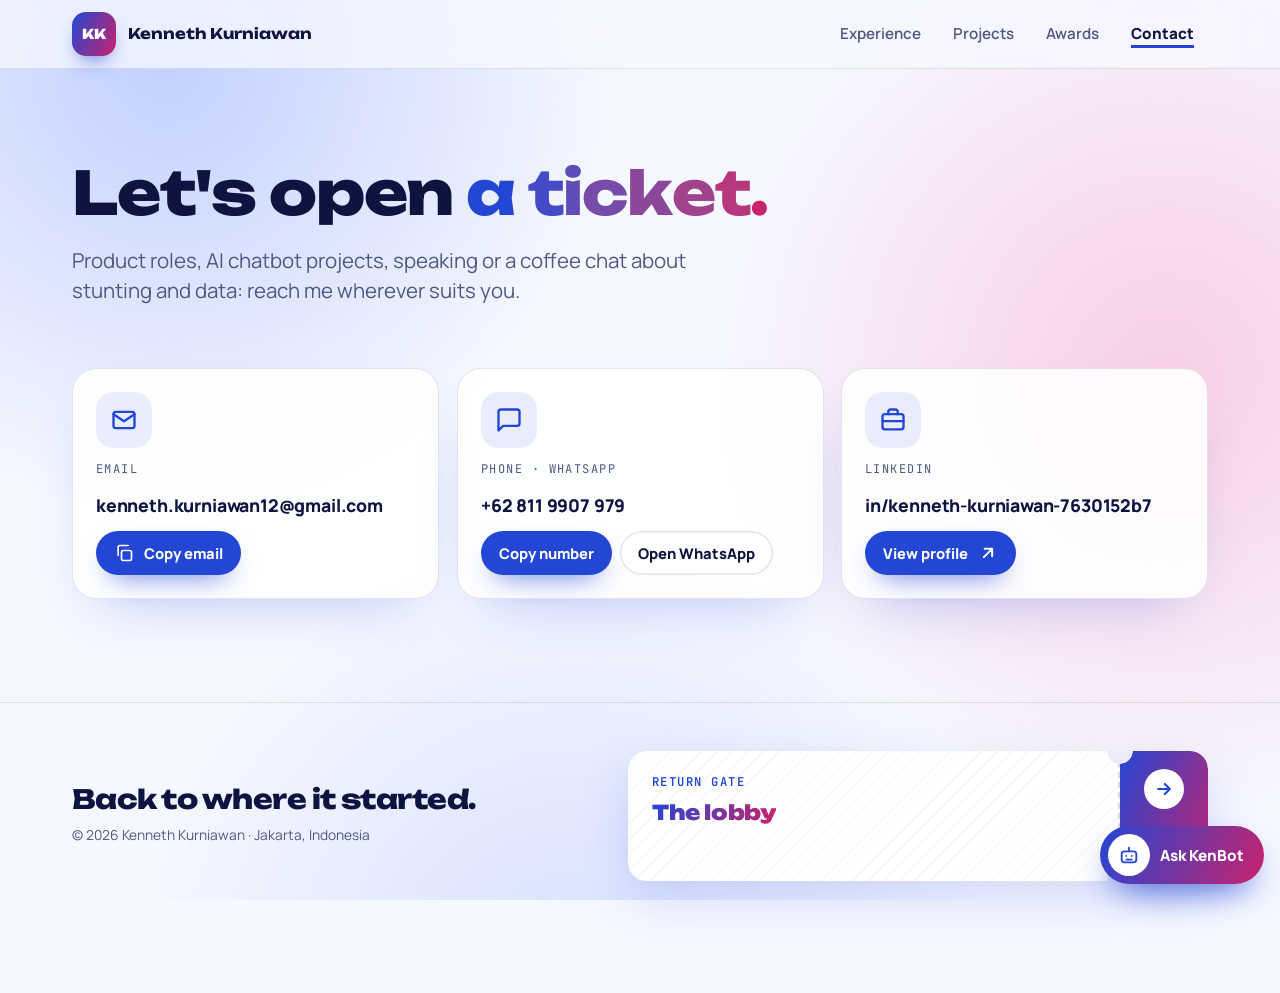
<file: portfolio/contact.html>
<!doctype html>
<html lang="en">
<head>
<meta charset="utf-8">
<meta name="viewport" content="width=device-width, initial-scale=1, viewport-fit=cover">
<title>Contact · Kenneth Kurniawan</title>
<meta name="claude:viewport-fit-sides" content="cover">
<meta name="description" content="Contact Kenneth Kurniawan by email, WhatsApp or LinkedIn.">
<link rel="preconnect" href="https://fonts.googleapis.com">
<link rel="preconnect" href="https://fonts.gstatic.com" crossorigin>
<link rel="stylesheet" href="https://fonts.googleapis.com/css2?family=Unbounded:wght@500;700;800;900&family=Manrope:wght@400;500;600;700;800&family=JetBrains+Mono:wght@500;600&display=swap">
<link rel="stylesheet" href="assets/site.css">
<script>try{var kk=null,m=location.hash.match(/^#kk-(blue|blend|pink|dusk)$/);if(m)kk={c:m[1]};else{var s=sessionStorage.getItem("kk-arrive");if(s)kk=JSON.parse(s)}if(kk&&!matchMedia("(prefers-reduced-motion: reduce)").matches){document.documentElement.classList.add("arriving");document.documentElement.style.setProperty("--wipe","var(--grad-"+kk.c+")")}}catch(e){}</script>
</head>
<body data-page="contact">
<a class="skip" href="#main">Skip to content</a>

<header class="site-head">
  <div class="wrap head-row">
    <a class="brand" href="index.html" data-color="blend" data-label="Lobby"><span class="brand-mark" aria-hidden="true">KK</span><span class="brand-name">Kenneth Kurniawan</span></a>
    <nav aria-label="Pages">
      <ul class="nav">
        <li><a href="experience.html" data-color="blue" data-label="Experience" style="--c: var(--blue-deep)">Experience</a></li>
        <li><a href="projects.html" data-color="blend" data-label="Projects" style="--c: var(--pink-deep)">Projects</a></li>
        <li><a href="awards.html" data-color="pink" data-label="Awards" style="--c: var(--pink-deep)">Awards</a></li>
        <li><a href="contact.html" data-color="dusk" data-label="Contact" style="--c: var(--blue-deep)" aria-current="page">Contact</a></li>
      </ul>
    </nav>
  </div>
  <div id="progress" aria-hidden="true"></div>
</header>

<main id="main">
  <section class="page-hero">
    <div class="wrap">
      <h1 data-split>Let's open <span class="hl">a ticket.</span></h1>
      <p class="lede">Product roles, AI chatbot projects, speaking or a coffee chat about stunting and data: reach me wherever suits you.</p>
    </div>
  </section>

  <section class="section" style="padding-top: 24px" aria-label="Ways to reach me">
    <div class="wrap">
      <div class="contact-grid">
        <article class="contact-card" data-tilt style="--c: var(--blue-deep)" data-reveal>
          <span class="face-icon"><svg class="icon" viewBox="0 0 24 24" fill="none" stroke="currentColor" stroke-width="2" stroke-linecap="round" stroke-linejoin="round" aria-hidden="true"><rect x="3" y="5" width="18" height="14" rx="2"/><path d="m3 7 9 6 9-6"/></svg></span>
          <span class="label">Email</span>
          <span class="value" id="v-email">kenneth.kurniawan12<wbr>@gmail.com</span>
          <div class="actions">
            <button class="btn btn-page btn-sm" type="button" data-copy="kenneth.kurniawan12@gmail.com" data-copy-target="#v-email">
              <svg class="icon" viewBox="0 0 24 24" fill="none" stroke="currentColor" stroke-width="2" stroke-linecap="round" stroke-linejoin="round" aria-hidden="true"><rect x="9" y="9" width="12" height="12" rx="2"/><path d="M5 15V5a2 2 0 0 1 2-2h10"/></svg>
              <span class="copy-label">Copy email</span>
            </button>
          </div>
        </article>
        <article class="contact-card" data-tilt style="--c: var(--blue-deep)" data-reveal>
          <span class="face-icon"><svg class="icon" viewBox="0 0 24 24" fill="none" stroke="currentColor" stroke-width="2" stroke-linecap="round" stroke-linejoin="round" aria-hidden="true"><path d="M21 15a2 2 0 0 1-2 2H7l-4 4V5a2 2 0 0 1 2-2h14a2 2 0 0 1 2 2z"/></svg></span>
          <span class="label">Phone · WhatsApp</span>
          <span class="value" id="v-phone">+62 811 9907 979</span>
          <div class="actions">
            <button class="btn btn-page btn-sm" type="button" data-copy="+628119907979" data-copy-target="#v-phone"><span class="copy-label">Copy number</span></button>
            <a class="btn btn-ghost btn-sm" href="https://wa.me/628119907979" target="_blank" rel="noopener">Open WhatsApp</a>
          </div>
        </article>
        <article class="contact-card" data-tilt style="--c: var(--blue-deep)" data-reveal>
          <span class="face-icon"><svg class="icon" viewBox="0 0 24 24" fill="none" stroke="currentColor" stroke-width="2" stroke-linecap="round" stroke-linejoin="round" aria-hidden="true"><rect x="3" y="7" width="18" height="13" rx="2"/><path d="M8 7V5a2 2 0 0 1 2-2h4a2 2 0 0 1 2 2v2M3 13h18"/></svg></span>
          <span class="label">LinkedIn</span>
          <span class="value">in/kenneth-kurniawan-7630152b7</span>
          <div class="actions">
            <a class="btn btn-page btn-sm" href="https://www.linkedin.com/in/kenneth-kurniawan-7630152b7" target="_blank" rel="noopener">View profile
              <svg class="icon" viewBox="0 0 24 24" fill="none" stroke="currentColor" stroke-width="2.4" stroke-linecap="round" stroke-linejoin="round" aria-hidden="true"><path d="M7 17 17 7M8 7h9v9"/></svg>
            </a>
          </div>
        </article>
      </div>
    </div>
  </section>

</main>

<footer class="site-foot">
  <div class="wrap foot-row">
    <div>
      <h2>Back to where it started.</h2>
      <p class="foot-note">© 2026 Kenneth Kurniawan · Jakarta, Indonesia</p>
    </div>
    <a class="ticket ticket--slim" href="index.html" data-color="blend" data-label="Lobby" style="--c: var(--blue-deep)">
      <span class="t-main">
        <span class="t-top"><span>Return gate</span></span>
        <span class="t-title">The lobby</span>
      </span>
      <span class="t-stub" aria-hidden="true"><span class="t-arrow"><svg class="icon" viewBox="0 0 24 24" fill="none" stroke="currentColor" stroke-width="2.6" stroke-linecap="round" stroke-linejoin="round"><path d="M5 12h14M13 6l6 6-6 6"/></svg></span></span>
    </a>
  </div>
</footer>

<div id="gate-wipe" aria-hidden="true">
  <span class="door door-top"></span><span class="door door-bot"></span>
  <span class="gw-plane"><svg viewBox="0 0 24 24" fill="currentColor"><path d="M21 16v-2l-8-5V3.5a1.5 1.5 0 0 0-3 0V9l-8 5v2l8-2.5V19l-2 1.5V22l3.5-1 3.5 1v-1.5L13 19v-5.5z"/></svg></span>
  <div class="gw-board"><span class="gw-status">Now boarding</span><span class="gw-gate"></span><strong class="gw-flaps"></strong></div>
</div>
<script src="assets/kenbot-faq.js"></script>
<script src="assets/site.js"></script>
</body>
</html>
</file>
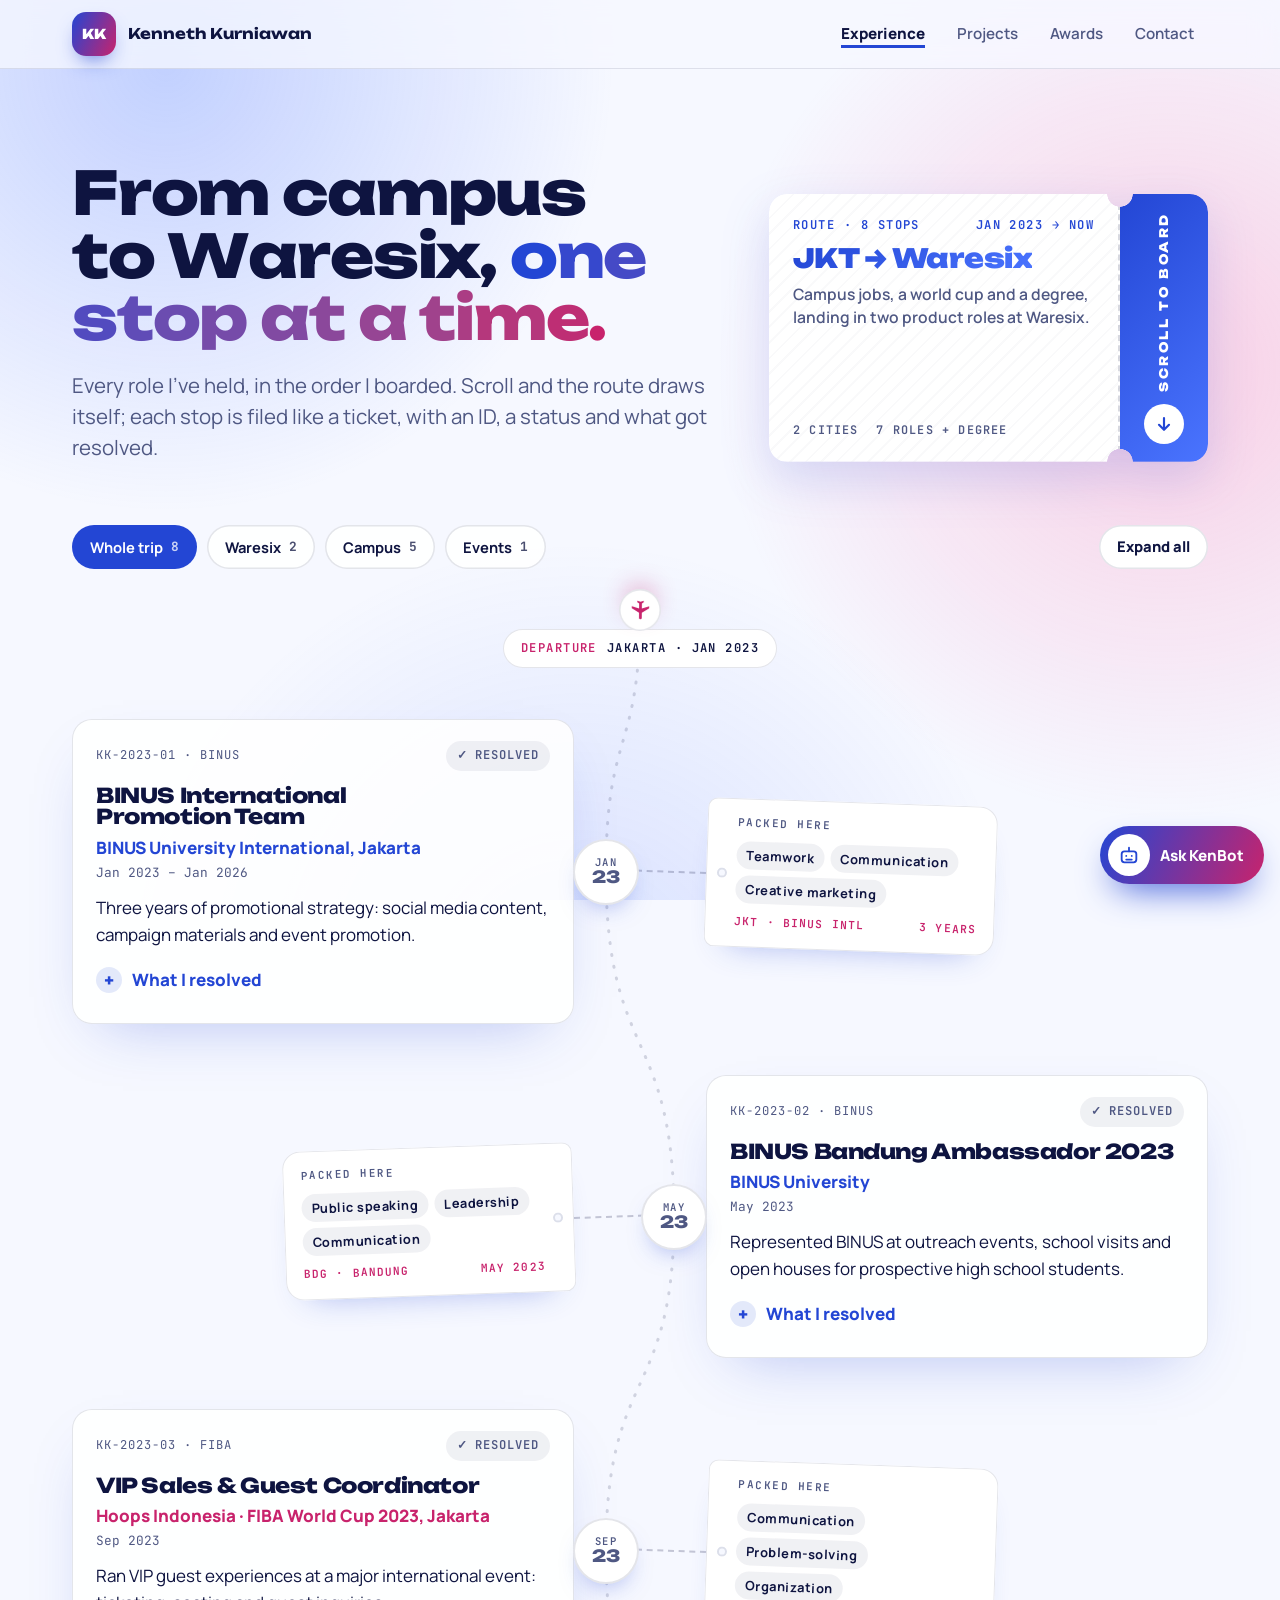
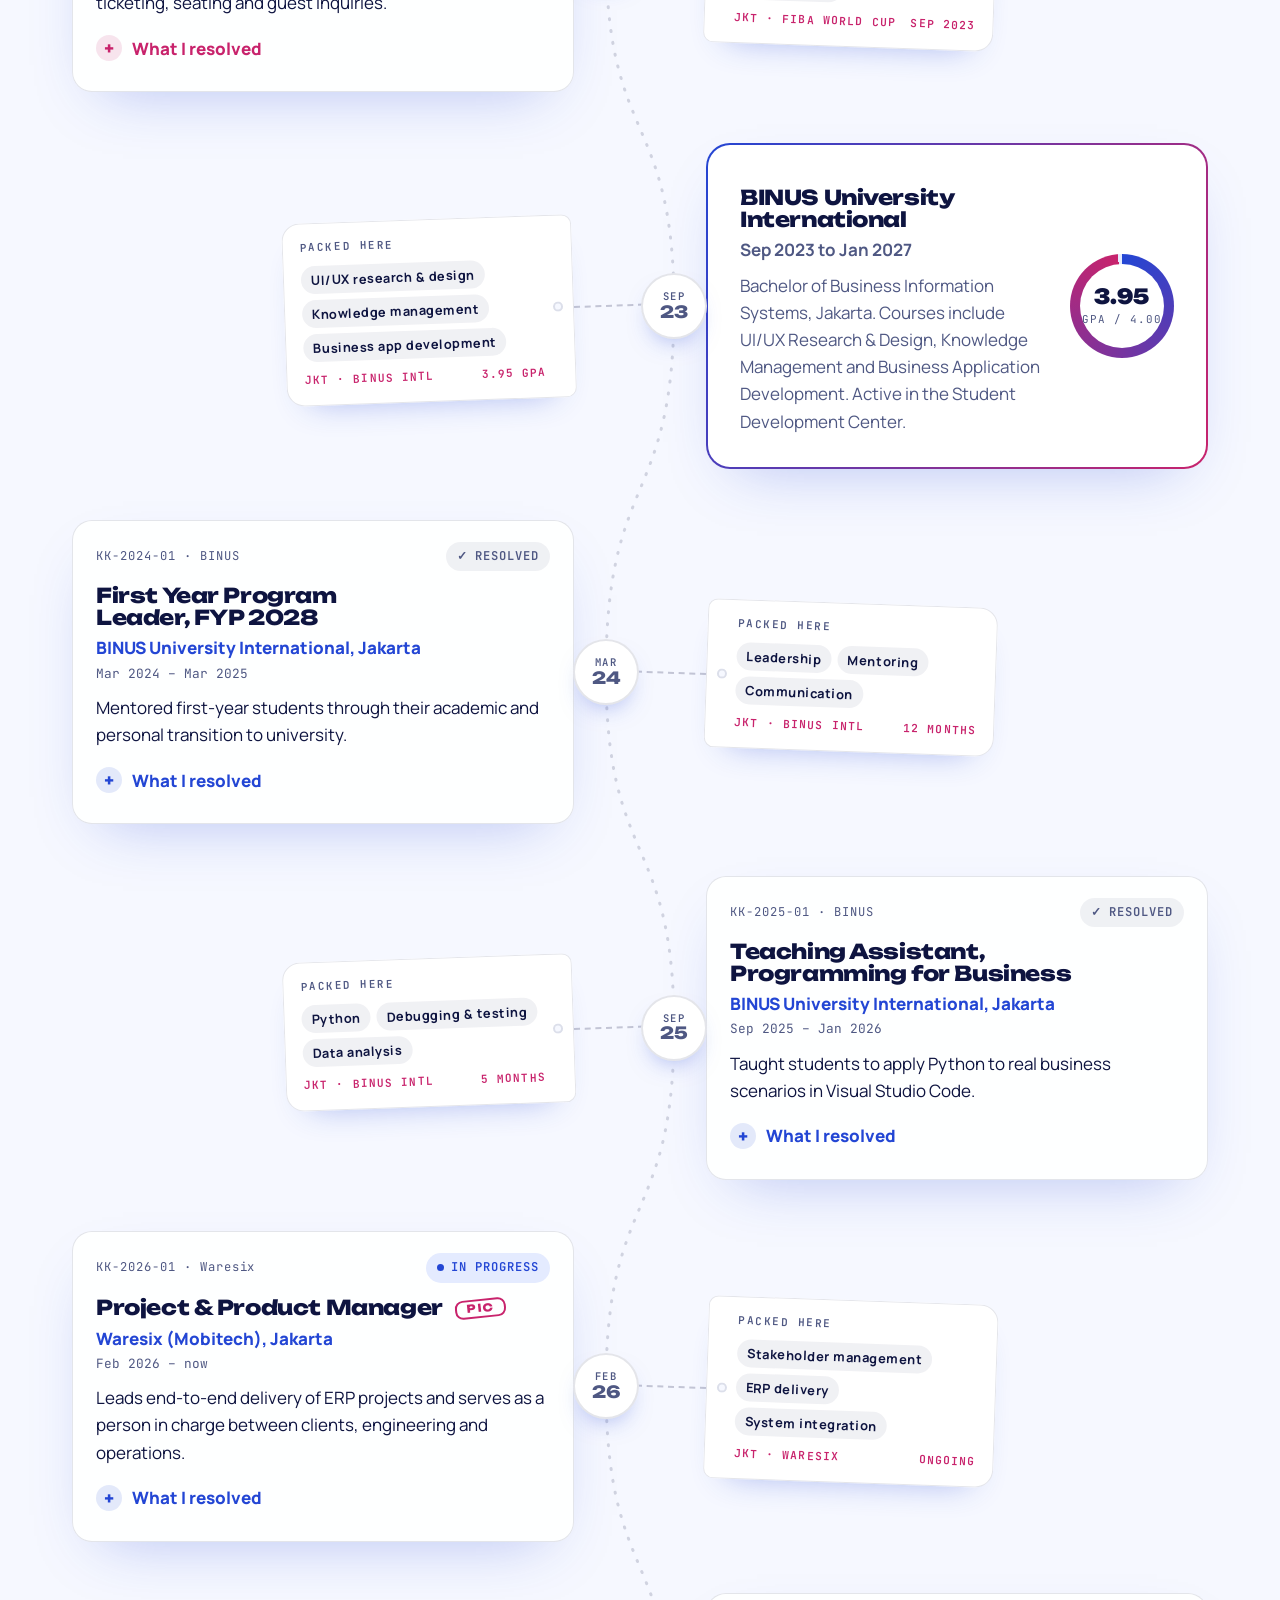
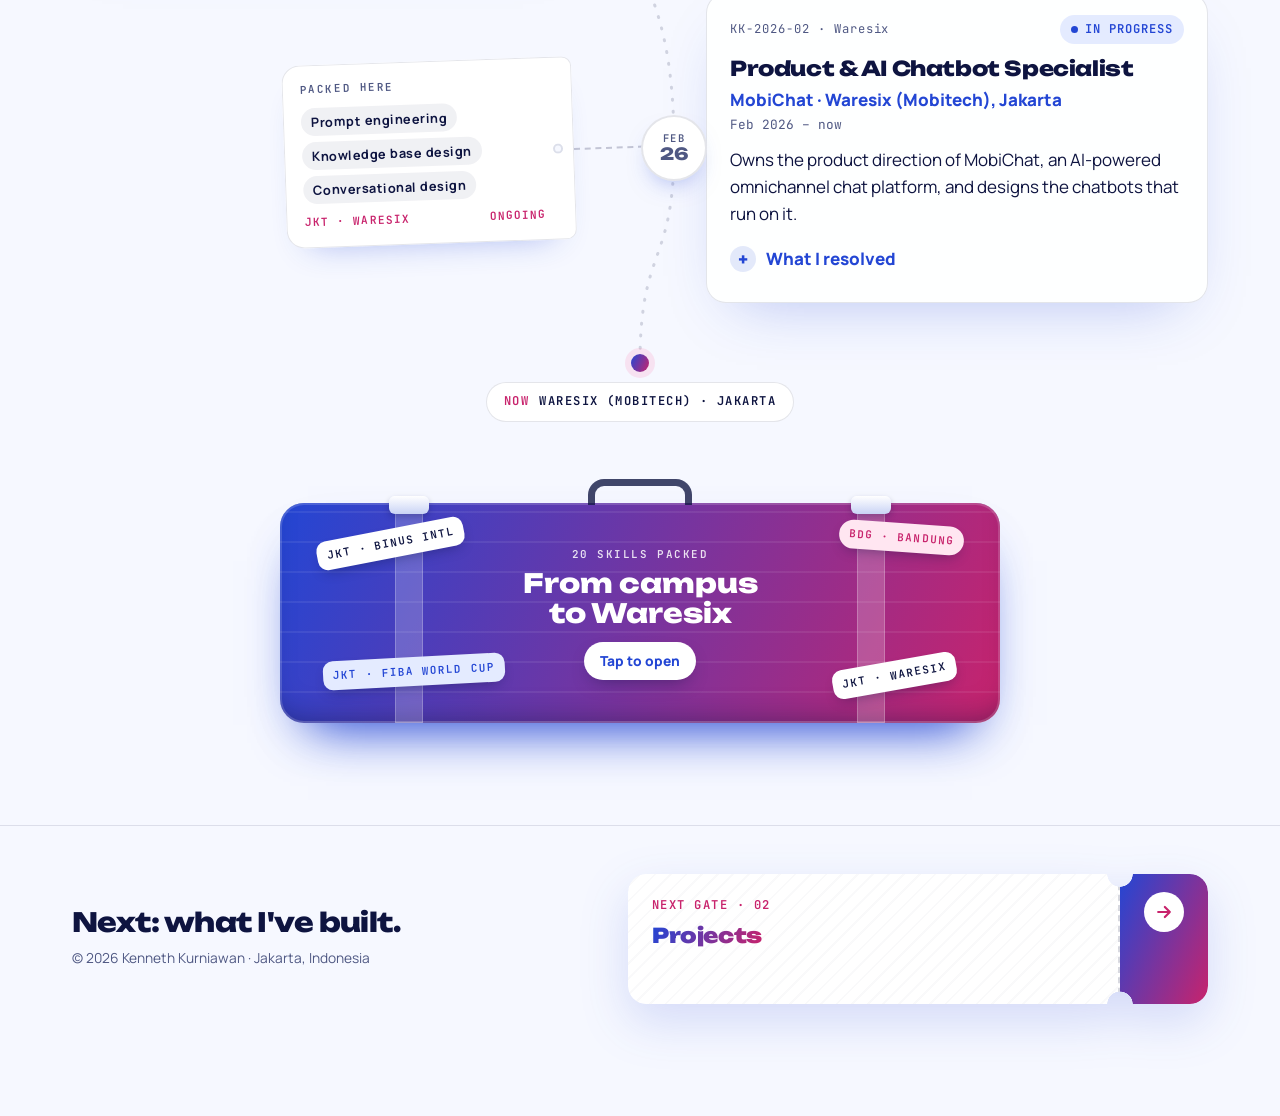
<file: portfolio/experience.html>
<!doctype html>
<html lang="en">
<head>
<meta charset="utf-8">
<meta name="viewport" content="width=device-width, initial-scale=1, viewport-fit=cover">
<title>Experience · Kenneth Kurniawan</title>
<meta name="claude:viewport-fit-sides" content="cover">
<meta name="description" content="Kenneth Kurniawan's experience: Waresix (Mobitech), BINUS University International, and the FIBA World Cup 2023.">
<link rel="preconnect" href="https://fonts.googleapis.com">
<link rel="preconnect" href="https://fonts.gstatic.com" crossorigin>
<link rel="stylesheet" href="https://fonts.googleapis.com/css2?family=Unbounded:wght@500;700;800;900&family=Manrope:wght@400;500;600;700;800&family=JetBrains+Mono:wght@500;600&display=swap">
<link rel="stylesheet" href="assets/site.css">
<script>try{var kk=null,m=location.hash.match(/^#kk-(blue|blend|pink|dusk)$/);if(m)kk={c:m[1]};else{var s=sessionStorage.getItem("kk-arrive");if(s)kk=JSON.parse(s)}if(kk&&!matchMedia("(prefers-reduced-motion: reduce)").matches){document.documentElement.classList.add("arriving");document.documentElement.style.setProperty("--wipe","var(--grad-"+kk.c+")")}}catch(e){}</script>
</head>
<body data-page="experience">
<a class="skip" href="#main">Skip to content</a>

<header class="site-head">
  <div class="wrap head-row">
    <a class="brand" href="index.html" data-color="blend" data-label="Lobby"><span class="brand-mark" aria-hidden="true">KK</span><span class="brand-name">Kenneth Kurniawan</span></a>
    <nav aria-label="Pages">
      <ul class="nav">
        <li><a href="experience.html" data-color="blue" data-label="Experience" style="--c: var(--blue-deep)" aria-current="page">Experience</a></li>
        <li><a href="projects.html" data-color="blend" data-label="Projects" style="--c: var(--pink-deep)">Projects</a></li>
        <li><a href="awards.html" data-color="pink" data-label="Awards" style="--c: var(--pink-deep)">Awards</a></li>
        <li><a href="contact.html" data-color="dusk" data-label="Contact" style="--c: var(--blue-deep)">Contact</a></li>
      </ul>
    </nav>
  </div>
  <div id="progress" aria-hidden="true"></div>
</header>

<main id="main">
  <section class="page-hero">
    <div class="wrap hero-split">
      <div>
        <h1 data-split>From campus to Waresix, <span class="hl">one stop at a time.</span></h1>
        <p class="lede">Every role I've held, in the order I boarded. Scroll and the route draws itself; each stop is filed like a ticket, with an ID, a status and what got resolved.</p>
      </div>
      <a class="ticket" href="#journey" data-color="blue" aria-label="Jump to the start of the route">
        <span class="t-main">
          <span class="t-top"><span>Route · 8 stops</span><span>Jan 2023 → now</span></span>
          <span class="t-title">JKT → Waresix</span>
          <span class="t-desc">Campus jobs, a world cup and a degree, landing in two product roles at Waresix.</span>
          <span class="t-meta"><span>2 cities</span><span>7 roles + degree</span></span>
        </span>
        <span class="t-stub" aria-hidden="true"><span class="t-admit">Scroll to board</span><span class="t-arrow"><svg class="icon" viewBox="0 0 24 24" fill="none" stroke="currentColor" stroke-width="2.6" stroke-linecap="round" stroke-linejoin="round"><path d="M12 5v14M6 13l6 6 6-6"/></svg></span></span>
      </a>
    </div>
  </section>

  <section class="section" style="padding-top: 24px" aria-label="Career journey">
    <div class="wrap">
      <div class="toolbar">
        <div class="chips" role="group" aria-label="Highlight stops" data-filter-group="#journey" data-mode="dim">
          <button class="chip" type="button" data-filter="all" aria-pressed="true">Whole trip <span class="n">8</span></button>
          <button class="chip" type="button" data-filter="work" aria-pressed="false">Waresix <span class="n">2</span></button>
          <button class="chip" type="button" data-filter="campus" aria-pressed="false">Campus <span class="n">5</span></button>
          <button class="chip" type="button" data-filter="events" aria-pressed="false">Events <span class="n">1</span></button>
        </div>
        <button class="btn btn-ghost btn-sm" type="button" data-expand="#journey">Expand all</button>
      </div>

      <div class="journey" id="journey" data-journey data-suitcase="From campus to Waresix">
        <div class="j-cap"><span class="j-dot"></span><span class="j-label"><b>Departure</b> Jakarta · Jan 2023</span></div>
        <ol class="j-stops">
        <li class="stop" data-side="left" data-tags="campus">
          <span class="stop-pin" aria-hidden="true"><b>JAN</b><span>23</span></span>
          <aside class="stop-tag" aria-label="Skills from this stop">
            <span class="tag-head">Packed here</span>
            <div class="chips"><span class="tag">Teamwork</span><span class="tag">Communication</span><span class="tag">Creative marketing</span></div>
            <span class="tag-foot"><span>JKT · BINUS Intl</span><span>3 years</span></span>
          </aside>
          <article class="log stop-card" style="--c: var(--blue-deep)" data-reveal>
            <div class="log-head"><span class="log-id">KK-2023-01 · BINUS</span><span class="status status--done">Resolved</span></div>
            <h3>BINUS International Promotion Team</h3>
            <p class="log-org">BINUS University International, Jakarta</p>
            <p class="log-dates">Jan 2023 – Jan 2026</p>
            <p class="log-sum">Three years of promotional strategy: social media content, campaign materials and event promotion.</p>
            <details>
              <summary>What I resolved</summary>
              <ul>
                <li>Contributed to developing and executing promotional strategies and campaign materials.</li>
                <li>Strengthened team visibility and helped build a consistent brand presence.</li>
              </ul>
            </details>
          </article>
        </li>
        <li class="stop" data-side="right" data-tags="campus">
          <span class="stop-pin" aria-hidden="true"><b>MAY</b><span>23</span></span>
          <aside class="stop-tag" aria-label="Skills from this stop">
            <span class="tag-head">Packed here</span>
            <div class="chips"><span class="tag">Public speaking</span><span class="tag">Leadership</span><span class="tag">Communication</span></div>
            <span class="tag-foot"><span>BDG · Bandung</span><span>May 2023</span></span>
          </aside>
          <article class="log stop-card" style="--c: var(--blue-deep)" data-reveal>
            <div class="log-head"><span class="log-id">KK-2023-02 · BINUS</span><span class="status status--done">Resolved</span></div>
            <h3>BINUS Bandung Ambassador 2023</h3>
            <p class="log-org">BINUS University</p>
            <p class="log-dates">May 2023</p>
            <p class="log-sum">Represented BINUS at outreach events, school visits and open houses for prospective high school students.</p>
            <details>
              <summary>What I resolved</summary>
              <ul>
                <li>Promoted academic programs and university culture to help students make informed decisions.</li>
                <li>Built public speaking and leadership skills by sharing personal experiences on stage.</li>
              </ul>
            </details>
          </article>
        </li>
        <li class="stop" data-side="left" data-tags="events">
          <span class="stop-pin" aria-hidden="true"><b>SEP</b><span>23</span></span>
          <aside class="stop-tag" aria-label="Skills from this stop">
            <span class="tag-head">Packed here</span>
            <div class="chips"><span class="tag">Communication</span><span class="tag">Problem-solving</span><span class="tag">Organization</span></div>
            <span class="tag-foot"><span>JKT · FIBA World Cup</span><span>Sep 2023</span></span>
          </aside>
          <article class="log stop-card" style="--c: var(--pink-deep)" data-reveal>
            <div class="log-head"><span class="log-id">KK-2023-03 · FIBA</span><span class="status status--done">Resolved</span></div>
            <h3>VIP Sales &amp; Guest Coordinator</h3>
            <p class="log-org">Hoops Indonesia · FIBA World Cup 2023, Jakarta</p>
            <p class="log-dates">Sep 2023</p>
            <p class="log-sum">Ran VIP guest experiences at a major international event: ticketing, seating and guest inquiries.</p>
            <details>
              <summary>What I resolved</summary>
              <ul>
                <li>Handled ticketing, seating arrangements and guest inquiries with professionalism and efficiency.</li>
                <li>Coordinated with multiple departments to keep service standards high.</li>
              </ul>
            </details>
          </article>
        </li>
        <li class="stop" data-side="right" data-tags="campus">
          <span class="stop-pin" aria-hidden="true"><b>SEP</b><span>23</span></span>
          <aside class="stop-tag" aria-label="Skills from this stop">
            <span class="tag-head">Packed here</span>
            <div class="chips"><span class="tag">UI/UX research & design</span><span class="tag">Knowledge management</span><span class="tag">Business app development</span></div>
            <span class="tag-foot"><span>JKT · BINUS Intl</span><span>3.95 GPA</span></span>
          </aside>
          <article class="pinned stop-card" data-reveal>
            <div>
              <h2>BINUS University International</h2>
              <p class="meta-line">Sep 2023 to Jan 2027</p>
              <p>Bachelor of Business Information Systems, Jakarta. Courses include UI/UX Research &amp; Design, Knowledge Management and Business Application Development. Active in the Student Development Center.</p>
            </div>
            <div class="gpa" role="img" aria-label="Cumulative GPA 3.95 out of 4.00">
              <div><span><b>3.95</b><br><small>GPA / 4.00</small></span></div>
            </div>
          </article>
        </li>
        <li class="stop" data-side="left" data-tags="campus">
          <span class="stop-pin" aria-hidden="true"><b>MAR</b><span>24</span></span>
          <aside class="stop-tag" aria-label="Skills from this stop">
            <span class="tag-head">Packed here</span>
            <div class="chips"><span class="tag">Leadership</span><span class="tag">Mentoring</span><span class="tag">Communication</span></div>
            <span class="tag-foot"><span>JKT · BINUS Intl</span><span>12 months</span></span>
          </aside>
          <article class="log stop-card" style="--c: var(--blue-deep)" data-reveal>
            <div class="log-head"><span class="log-id">KK-2024-01 · BINUS</span><span class="status status--done">Resolved</span></div>
            <h3>First Year Program Leader, FYP 2028</h3>
            <p class="log-org">BINUS University International, Jakarta</p>
            <p class="log-dates">Mar 2024 – Mar 2025</p>
            <p class="log-sum">Mentored first-year students through their academic and personal transition to university.</p>
            <details>
              <summary>What I resolved</summary>
              <ul>
                <li>Fostered a positive learning environment for new students.</li>
                <li>Coordinated FYP activities and organized discussions, connecting students with university resources to raise their engagement.</li>
              </ul>
            </details>
          </article>
        </li>
        <li class="stop" data-side="right" data-tags="campus">
          <span class="stop-pin" aria-hidden="true"><b>SEP</b><span>25</span></span>
          <aside class="stop-tag" aria-label="Skills from this stop">
            <span class="tag-head">Packed here</span>
            <div class="chips"><span class="tag">Python</span><span class="tag">Debugging & testing</span><span class="tag">Data analysis</span></div>
            <span class="tag-foot"><span>JKT · BINUS Intl</span><span>5 months</span></span>
          </aside>
          <article class="log stop-card" style="--c: var(--blue-deep)" data-reveal>
            <div class="log-head"><span class="log-id">KK-2025-01 · BINUS</span><span class="status status--done">Resolved</span></div>
            <h3>Teaching Assistant, Programming for Business</h3>
            <p class="log-org">BINUS University International, Jakarta</p>
            <p class="log-dates">Sep 2025 – Jan 2026</p>
            <p class="log-sum">Taught students to apply Python to real business scenarios in Visual Studio Code.</p>
            <details>
              <summary>What I resolved</summary>
              <ul>
                <li>Focused on writing, debugging and testing code for data analysis, automation and decision support.</li>
                <li>Guided hands-on work from initial environment setup to final efficiency testing.</li>
              </ul>
            </details>
          </article>
        </li>
        <li class="stop" data-side="left" data-tags="work">
          <span class="stop-pin" aria-hidden="true"><b>FEB</b><span>26</span></span>
          <aside class="stop-tag" aria-label="Skills from this stop">
            <span class="tag-head">Packed here</span>
            <div class="chips"><span class="tag">Stakeholder management</span><span class="tag">ERP delivery</span><span class="tag">System integration</span></div>
            <span class="tag-foot"><span>JKT · Waresix</span><span>Ongoing</span></span>
          </aside>
          <article class="log stop-card" style="--c: var(--blue-deep)" data-reveal>
            <div class="log-head"><span class="log-id">KK-2026-01 · Waresix</span><span class="status status--open">In progress</span></div>
            <h3>Project &amp; Product Manager <span class="stamp">PIC</span></h3>
            <p class="log-org">Waresix (Mobitech), Jakarta</p>
            <p class="log-dates">Feb 2026 – now</p>
            <p class="log-sum">Leads end-to-end delivery of ERP projects and serves as a person in charge between clients, engineering and operations.</p>
            <details>
              <summary>What I resolved</summary>
              <ul>
                <li>Managed timelines, stakeholders and system integration; improved operational efficiency and reduced manual processing through optimized workflows and automation.</li>
                <li>Helped out on a ticketing system for the existing platform, which centralizes how issues and requests are logged, assigned and tracked to resolution.</li>
                <li>Acted as a key point of contact (PIC) to align priorities, unblock issues and keep deliverables on track.</li>
                <li>Managed client projects such as Fukumi, owning requirements gathering, scope and progress updates.</li>
              </ul>
            </details>
          </article>
        </li>
        <li class="stop" data-side="right" data-tags="work">
          <span class="stop-pin" aria-hidden="true"><b>FEB</b><span>26</span></span>
          <aside class="stop-tag" aria-label="Skills from this stop">
            <span class="tag-head">Packed here</span>
            <div class="chips"><span class="tag">Prompt engineering</span><span class="tag">Knowledge base design</span><span class="tag">Conversational design</span></div>
            <span class="tag-foot"><span>JKT · Waresix</span><span>Ongoing</span></span>
          </aside>
          <article class="log stop-card" style="--c: var(--blue-deep)" data-reveal>
            <div class="log-head"><span class="log-id">KK-2026-02 · Waresix</span><span class="status status--open">In progress</span></div>
            <h3>Product &amp; AI Chatbot Specialist</h3>
            <p class="log-org">MobiChat · Waresix (Mobitech), Jakarta</p>
            <p class="log-dates">Feb 2026 – now</p>
            <p class="log-sum">Owns the product direction of MobiChat, an AI-powered omnichannel chat platform, and designs the chatbots that run on it.</p>
            <details>
              <summary>What I resolved</summary>
              <ul>
                <li>Translated business needs into scalable conversational features that automate customer service and sales conversations across messaging channels.</li>
                <li>Designed and deployed AI chatbots for retail and fashion clients: knowledge bases, system prompts and brand personas that respond in natural, human-sounding Bahasa Indonesia, with a smart fallback-to-human handover for complex cases.</li>
                <li>Boosted customer engagement and response efficiency by replacing repetitive manual replies with AI-driven automation, giving client teams more time for high-value conversations.</li>
                <li>Created client-facing onboarding guides and product demos that teach businesses to build and tune their own chatbot as a simple, self-serve experience.</li>
              </ul>
            </details>
          </article>
        </li>
        </ol>
        <div class="j-cap"><span class="j-dot"></span><span class="j-label"><b>Now</b> Waresix (Mobitech) · Jakarta</span></div>
      </div>
    </div>
  </section>
</main>

<footer class="site-foot">
  <div class="wrap foot-row">
    <div>
      <h2>Next: what I've built.</h2>
      <p class="foot-note">© 2026 Kenneth Kurniawan · Jakarta, Indonesia</p>
    </div>
    <a class="ticket ticket--slim" href="projects.html" data-color="blend" data-label="Projects" style="--c: var(--pink-deep)">
      <span class="t-main">
        <span class="t-top"><span>Next gate · 02</span></span>
        <span class="t-title">Projects</span>
      </span>
      <span class="t-stub" aria-hidden="true"><span class="t-arrow"><svg class="icon" viewBox="0 0 24 24" fill="none" stroke="currentColor" stroke-width="2.6" stroke-linecap="round" stroke-linejoin="round"><path d="M5 12h14M13 6l6 6-6 6"/></svg></span></span>
    </a>
  </div>
</footer>

<div id="gate-wipe" aria-hidden="true">
  <span class="door door-top"></span><span class="door door-bot"></span>
  <span class="gw-plane"><svg viewBox="0 0 24 24" fill="currentColor"><path d="M21 16v-2l-8-5V3.5a1.5 1.5 0 0 0-3 0V9l-8 5v2l8-2.5V19l-2 1.5V22l3.5-1 3.5 1v-1.5L13 19v-5.5z"/></svg></span>
  <div class="gw-board"><span class="gw-status">Now boarding</span><span class="gw-gate"></span><strong class="gw-flaps"></strong></div>
</div>
<script src="assets/kenbot-faq.js"></script>
<script src="assets/site.js"></script>
</body>
</html>
</file>
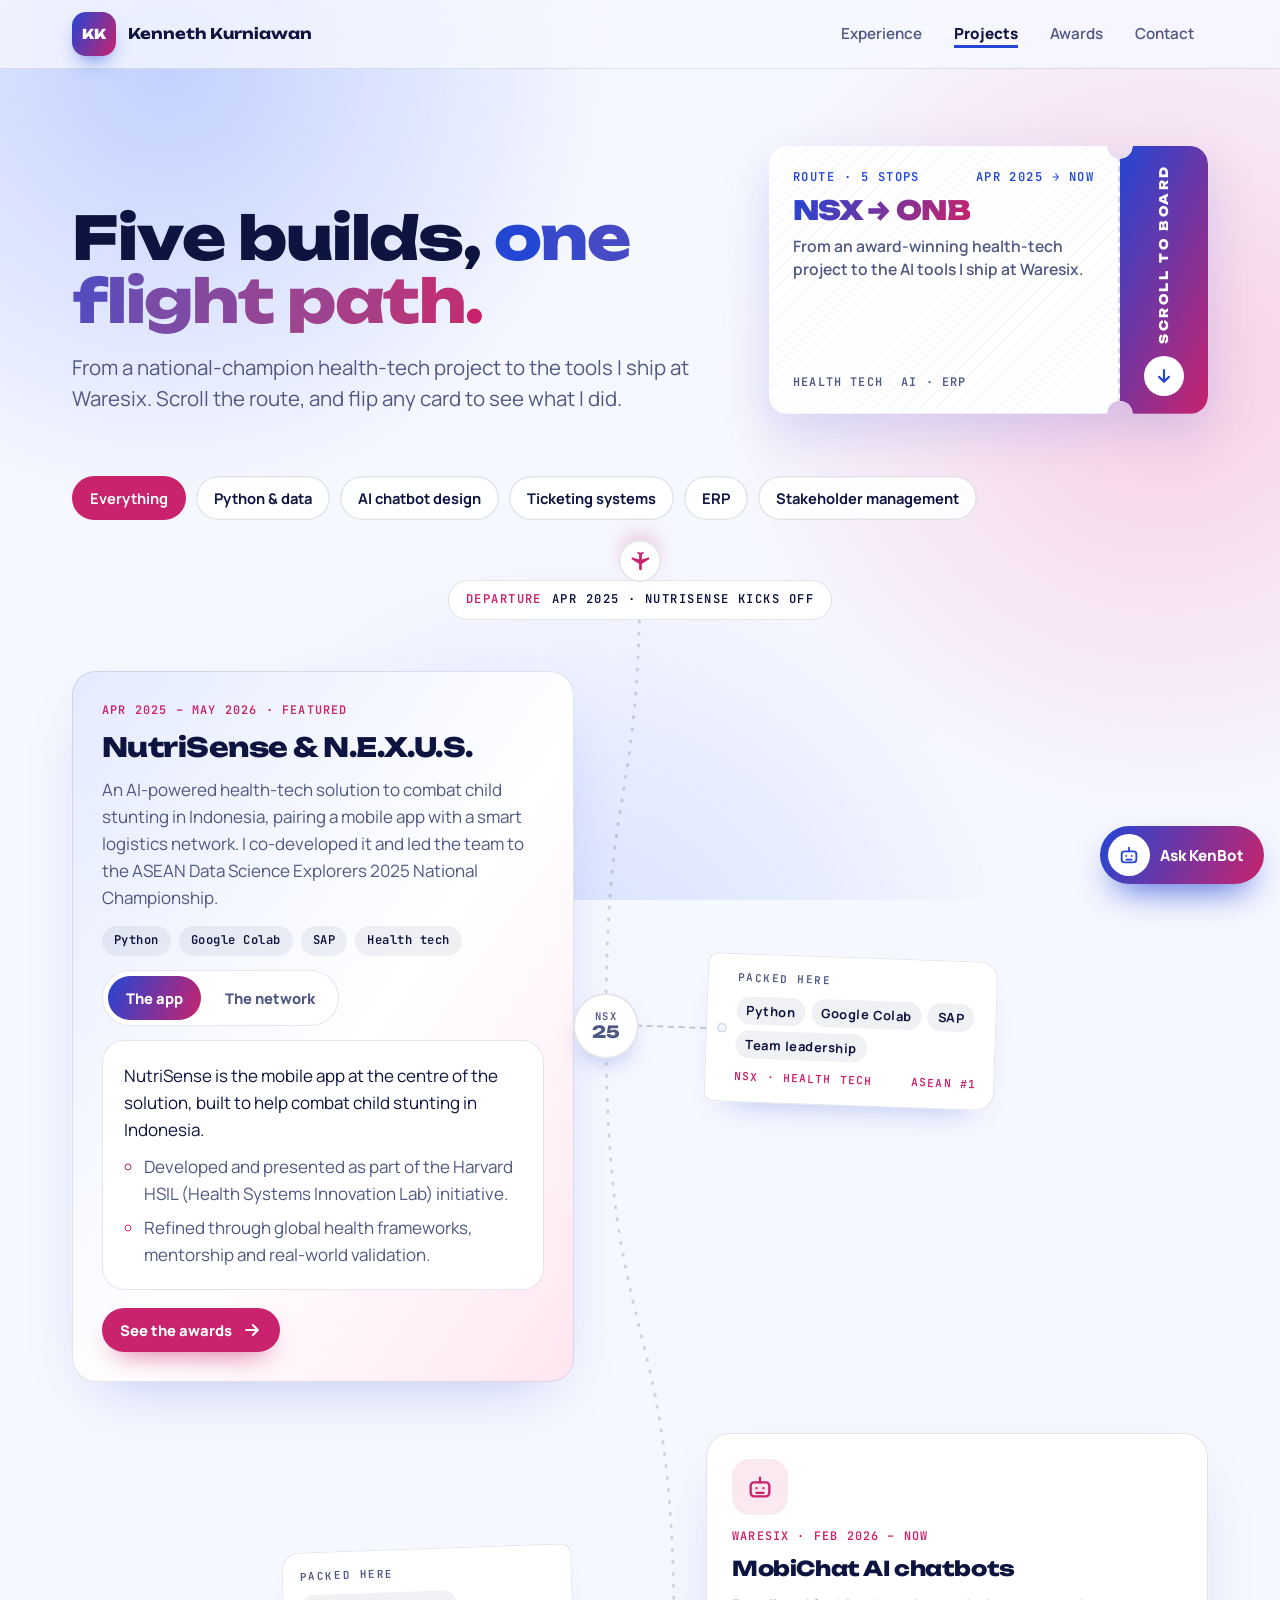
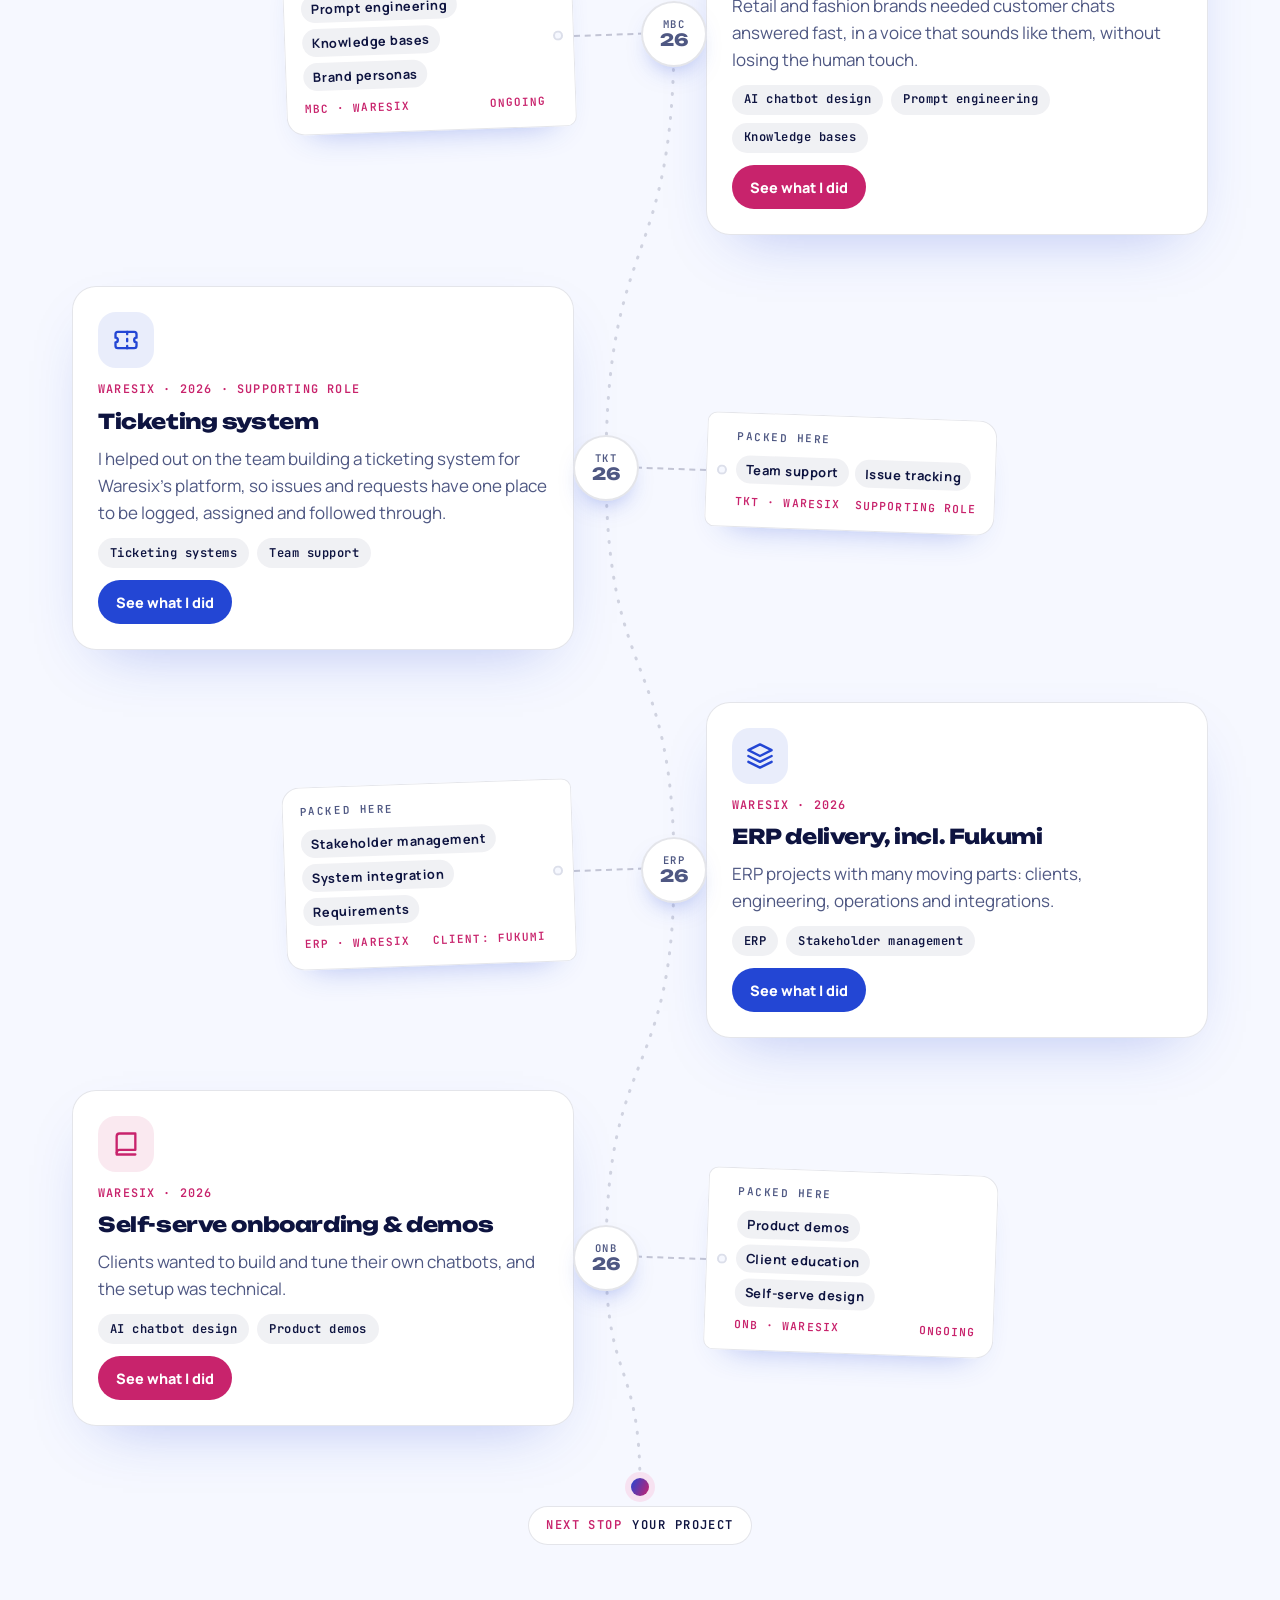
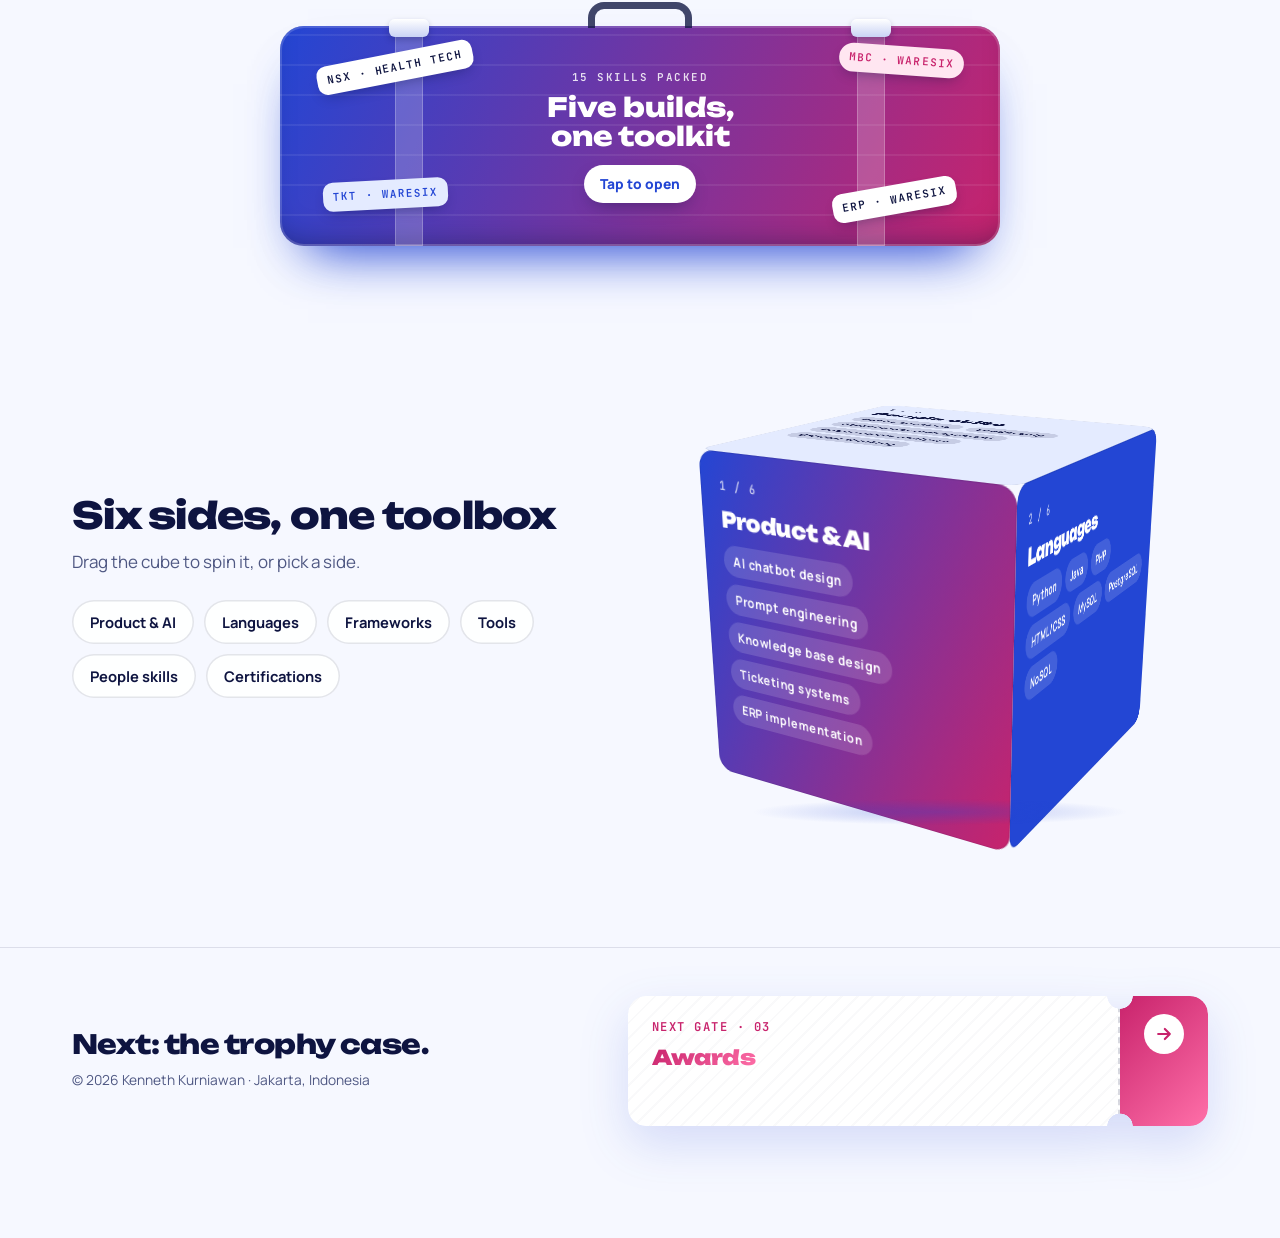
<file: portfolio/projects.html>
<!doctype html>
<html lang="en">
<head>
<meta charset="utf-8">
<meta name="viewport" content="width=device-width, initial-scale=1, viewport-fit=cover">
<title>Projects · Kenneth Kurniawan</title>
<meta name="claude:viewport-fit-sides" content="cover">
<meta name="description" content="Projects by Kenneth Kurniawan: NutriSense & N.E.X.U.S., MobiChat AI chatbots, ERP delivery and client onboarding.">
<link rel="preconnect" href="https://fonts.googleapis.com">
<link rel="preconnect" href="https://fonts.gstatic.com" crossorigin>
<link rel="stylesheet" href="https://fonts.googleapis.com/css2?family=Unbounded:wght@500;700;800;900&family=Manrope:wght@400;500;600;700;800&family=JetBrains+Mono:wght@500;600&display=swap">
<link rel="stylesheet" href="assets/site.css">
<script>try{var kk=null,m=location.hash.match(/^#kk-(blue|blend|pink|dusk)$/);if(m)kk={c:m[1]};else{var s=sessionStorage.getItem("kk-arrive");if(s)kk=JSON.parse(s)}if(kk&&!matchMedia("(prefers-reduced-motion: reduce)").matches){document.documentElement.classList.add("arriving");document.documentElement.style.setProperty("--wipe","var(--grad-"+kk.c+")")}}catch(e){}</script>
</head>
<body data-page="projects">
<a class="skip" href="#main">Skip to content</a>

<header class="site-head">
  <div class="wrap head-row">
    <a class="brand" href="index.html" data-color="blend" data-label="Lobby"><span class="brand-mark" aria-hidden="true">KK</span><span class="brand-name">Kenneth Kurniawan</span></a>
    <nav aria-label="Pages">
      <ul class="nav">
        <li><a href="experience.html" data-color="blue" data-label="Experience" style="--c: var(--blue-deep)">Experience</a></li>
        <li><a href="projects.html" data-color="blend" data-label="Projects" style="--c: var(--pink-deep)" aria-current="page">Projects</a></li>
        <li><a href="awards.html" data-color="pink" data-label="Awards" style="--c: var(--pink-deep)">Awards</a></li>
        <li><a href="contact.html" data-color="dusk" data-label="Contact" style="--c: var(--blue-deep)">Contact</a></li>
      </ul>
    </nav>
  </div>
  <div id="progress" aria-hidden="true"></div>
</header>

<main id="main">
  <section class="page-hero">
    <div class="wrap hero-split">
      <div>
        <h1 data-split>Five builds, <span class="hl">one flight path.</span></h1>
        <p class="lede">From a national-champion health-tech project to the tools I ship at Waresix. Scroll the route, and flip any card to see what I did.</p>
      </div>
      <a class="ticket" href="#journey" data-color="blend" aria-label="Jump to the start of the route">
        <span class="t-main">
          <span class="t-top"><span>Route · 5 stops</span><span>Apr 2025 → now</span></span>
          <span class="t-title">NSX → ONB</span>
          <span class="t-desc">From an award-winning health-tech project to the AI tools I ship at Waresix.</span>
          <span class="t-meta"><span>Health tech</span><span>AI · ERP</span></span>
        </span>
        <span class="t-stub" aria-hidden="true"><span class="t-admit">Scroll to board</span><span class="t-arrow"><svg class="icon" viewBox="0 0 24 24" fill="none" stroke="currentColor" stroke-width="2.6" stroke-linecap="round" stroke-linejoin="round"><path d="M12 5v14M6 13l6 6 6-6"/></svg></span></span>
      </a>
    </div>
  </section>

  <section class="section" style="padding-top: 24px" aria-label="Project journey">
    <div class="wrap">
      <div class="toolbar">
        <div class="chips" role="group" aria-label="Highlight projects by skill" data-filter-group="#journey" data-mode="dim">
          <button class="chip" type="button" data-filter="all" aria-pressed="true">Everything</button>
          <button class="chip" type="button" data-filter="data" aria-pressed="false">Python &amp; data</button>
          <button class="chip" type="button" data-filter="ai" aria-pressed="false">AI chatbot design</button>
          <button class="chip" type="button" data-filter="ticketing" aria-pressed="false">Ticketing systems</button>
          <button class="chip" type="button" data-filter="erp" aria-pressed="false">ERP</button>
          <button class="chip" type="button" data-filter="stakeholders" aria-pressed="false">Stakeholder management</button>
        </div>
      </div>

      <div class="journey" id="journey" data-journey data-suitcase="Five builds, one toolkit">
        <div class="j-cap"><span class="j-dot"></span><span class="j-label"><b>Departure</b> Apr 2025 · NutriSense kicks off</span></div>
        <ol class="j-stops">
        <li class="stop" data-side="left" data-tags="data">
          <span class="stop-pin" aria-hidden="true"><b>NSX</b><span>25</span></span>
          <aside class="stop-tag" aria-label="Skills from this stop">
            <span class="tag-head">Packed here</span>
            <div class="chips"><span class="tag">Python</span><span class="tag">Google Colab</span><span class="tag">SAP</span><span class="tag">Team leadership</span></div>
            <span class="tag-foot"><span>NSX · Health tech</span><span>ASEAN #1</span></span>
          </aside>
          <article class="feature-card stop-card" data-reveal>
            <span class="when-line">Apr 2025 – May 2026 · Featured</span>
            <h3>NutriSense &amp; N.E.X.U.S.</h3>
            <p>An AI-powered health-tech solution to combat child stunting in Indonesia, pairing a mobile app with a smart logistics network. I co-developed it and led the team to the ASEAN Data Science Explorers 2025 National Championship.</p>
            <div class="tags"><span class="tag">Python</span><span class="tag">Google Colab</span><span class="tag">SAP</span><span class="tag">Health tech</span></div>
            <div class="tabs" role="tablist" aria-label="Project parts">
              <button class="tab" type="button" role="tab" id="tab-app" aria-controls="panel-app" aria-selected="true">The app</button>
              <button class="tab" type="button" role="tab" id="tab-nexus" aria-controls="panel-nexus" aria-selected="false" tabindex="-1">The network</button>
            </div>
            <div class="tab-panel" role="tabpanel" id="panel-app" aria-labelledby="tab-app">
              <p>NutriSense is the mobile app at the centre of the solution, built to help combat child stunting in Indonesia.</p>
              <ul>
                <li>Developed and presented as part of the Harvard HSIL (Health Systems Innovation Lab) initiative.</li>
                <li>Refined through global health frameworks, mentorship and real-world validation.</li>
              </ul>
            </div>
            <div class="tab-panel" role="tabpanel" id="panel-nexus" aria-labelledby="tab-nexus" hidden>
              <p>N.E.X.U.S. is the smart logistics network that works alongside the app.</p>
              <ul>
                <li>Built with Python and Google Colab, with SAP in the stack.</li>
                <li>Designed with scalability and policy-level relevance in mind.</li>
              </ul>
            </div>
            <div class="hero-cta" style="margin-top: 4px">
              <a class="btn btn-page btn-sm magnetic" href="awards.html" data-color="pink" data-label="Awards">See the awards
                <svg class="icon" viewBox="0 0 24 24" fill="none" stroke="currentColor" stroke-width="2.4" stroke-linecap="round" stroke-linejoin="round" aria-hidden="true"><path d="M5 12h14M13 6l6 6-6 6"/></svg>
              </a>
            </div>
          </article>
        </li>
        <li class="stop" data-side="right" data-tags="ai prompt">
          <span class="stop-pin" aria-hidden="true"><b>MBC</b><span>26</span></span>
          <aside class="stop-tag" aria-label="Skills from this stop">
            <span class="tag-head">Packed here</span>
            <div class="chips"><span class="tag">Prompt engineering</span><span class="tag">Knowledge bases</span><span class="tag">Brand personas</span></div>
            <span class="tag-foot"><span>MBC · Waresix</span><span>Ongoing</span></span>
          </aside>
          <div class="flip stop-card" style="--c: var(--pink-deep)" data-reveal>
            <div class="flip-inner">
              <div class="face front">
                <span class="face-icon"><svg class="icon" viewBox="0 0 24 24" fill="none" stroke="currentColor" stroke-width="2" stroke-linecap="round" stroke-linejoin="round" aria-hidden="true"><rect x="4" y="8" width="16" height="12" rx="3"/><path d="M12 8V4M9 13h.01M15 13h.01M9 17h6"/></svg></span>
                <span class="when-line">Waresix · Feb 2026 – now</span>
                <h3>MobiChat AI chatbots</h3>
                <p>Retail and fashion brands needed customer chats answered fast, in a voice that sounds like them, without losing the human touch.</p>
                <div class="tags"><span class="tag">AI chatbot design</span><span class="tag">Prompt engineering</span><span class="tag">Knowledge bases</span></div>
                <button class="flip-btn" type="button" aria-expanded="false">See what I did</button>
              </div>
              <div class="face back">
                <h3>What I did</h3>
                <ul>
                  <li>Built knowledge bases, system prompts and brand personas that reply in natural Bahasa Indonesia.</li>
                  <li>Designed a smart fallback-to-human handover for complex cases.</li>
                  <li>Replaced repetitive manual replies with automation, freeing client teams for high-value conversations.</li>
                </ul>
                <button class="flip-btn" type="button" aria-expanded="true">Flip back</button>
              </div>
            </div>
          </div>
        </li>
        <li class="stop" data-side="left" data-tags="ticketing stakeholders">
          <span class="stop-pin" aria-hidden="true"><b>TKT</b><span>26</span></span>
          <aside class="stop-tag" aria-label="Skills from this stop">
            <span class="tag-head">Packed here</span>
            <div class="chips"><span class="tag">Team support</span><span class="tag">Issue tracking</span></div>
            <span class="tag-foot"><span>TKT · Waresix</span><span>Supporting role</span></span>
          </aside>
          <div class="flip stop-card" style="--c: var(--blue-deep)" data-reveal>
            <div class="flip-inner">
              <div class="face front">
                <span class="face-icon"><svg class="icon" viewBox="0 0 24 24" fill="none" stroke="currentColor" stroke-width="2" stroke-linecap="round" stroke-linejoin="round" aria-hidden="true"><path d="M3 7a2 2 0 0 1 2-2h14a2 2 0 0 1 2 2v3a2 2 0 0 0 0 4v3a2 2 0 0 1-2 2H5a2 2 0 0 1-2-2v-3a2 2 0 0 0 0-4z"/><path d="M13 5v2M13 11v2M13 17v2"/></svg></span>
                <span class="when-line">Waresix · 2026 · Supporting role</span>
                <h3>Ticketing system</h3>
                <p>I helped out on the team building a ticketing system for Waresix's platform, so issues and requests have one place to be logged, assigned and followed through.</p>
                <div class="tags"><span class="tag">Ticketing systems</span><span class="tag">Team support</span></div>
                <button class="flip-btn" type="button" aria-expanded="false">See what I did</button>
              </div>
              <div class="face back">
                <h3>How I helped</h3>
                <ul>
                  <li>Supported the project team building a ticketing system for Waresix's existing platform.</li>
                  <li>Helped the effort to centralize how issues and requests are logged, assigned and tracked to resolution.</li>
                </ul>
                <button class="flip-btn" type="button" aria-expanded="true">Flip back</button>
              </div>
            </div>
          </div>
        </li>
        <li class="stop" data-side="right" data-tags="erp stakeholders">
          <span class="stop-pin" aria-hidden="true"><b>ERP</b><span>26</span></span>
          <aside class="stop-tag" aria-label="Skills from this stop">
            <span class="tag-head">Packed here</span>
            <div class="chips"><span class="tag">Stakeholder management</span><span class="tag">System integration</span><span class="tag">Requirements</span></div>
            <span class="tag-foot"><span>ERP · Waresix</span><span>Client: Fukumi</span></span>
          </aside>
          <div class="flip stop-card" style="--c: var(--blue-deep)" data-reveal>
            <div class="flip-inner">
              <div class="face front">
                <span class="face-icon"><svg class="icon" viewBox="0 0 24 24" fill="none" stroke="currentColor" stroke-width="2" stroke-linecap="round" stroke-linejoin="round" aria-hidden="true"><path d="m12 2 10 5-10 5L2 7z"/><path d="m2 17 10 5 10-5M2 12l10 5 10-5"/></svg></span>
                <span class="when-line">Waresix · 2026</span>
                <h3>ERP delivery, incl. Fukumi</h3>
                <p>ERP projects with many moving parts: clients, engineering, operations and integrations.</p>
                <div class="tags"><span class="tag">ERP</span><span class="tag">Stakeholder management</span></div>
                <button class="flip-btn" type="button" aria-expanded="false">See what I did</button>
              </div>
              <div class="face back">
                <h3>What I did</h3>
                <ul>
                  <li>Led end-to-end delivery: timelines, stakeholders and system integration.</li>
                  <li>Cut manual processing through optimized workflows and automation.</li>
                  <li>Owned requirements, scope and progress updates for clients such as Fukumi.</li>
                </ul>
                <button class="flip-btn" type="button" aria-expanded="true">Flip back</button>
              </div>
            </div>
          </div>
        </li>
        <li class="stop" data-side="left" data-tags="ai stakeholders">
          <span class="stop-pin" aria-hidden="true"><b>ONB</b><span>26</span></span>
          <aside class="stop-tag" aria-label="Skills from this stop">
            <span class="tag-head">Packed here</span>
            <div class="chips"><span class="tag">Product demos</span><span class="tag">Client education</span><span class="tag">Self-serve design</span></div>
            <span class="tag-foot"><span>ONB · Waresix</span><span>Ongoing</span></span>
          </aside>
          <div class="flip stop-card" style="--c: var(--pink-deep)" data-reveal>
            <div class="flip-inner">
              <div class="face front">
                <span class="face-icon"><svg class="icon" viewBox="0 0 24 24" fill="none" stroke="currentColor" stroke-width="2" stroke-linecap="round" stroke-linejoin="round" aria-hidden="true"><path d="M4 19.5A2.5 2.5 0 0 1 6.5 17H20V3H6.5A2.5 2.5 0 0 0 4 5.5z"/><path d="M4 19.5V21h16"/></svg></span>
                <span class="when-line">Waresix · 2026</span>
                <h3>Self-serve onboarding &amp; demos</h3>
                <p>Clients wanted to build and tune their own chatbots, and the setup was technical.</p>
                <div class="tags"><span class="tag">AI chatbot design</span><span class="tag">Product demos</span></div>
                <button class="flip-btn" type="button" aria-expanded="false">See what I did</button>
              </div>
              <div class="face back">
                <h3>What I did</h3>
                <ul>
                  <li>Created client-facing onboarding guides and product demos.</li>
                  <li>Taught businesses to build and tune their own chatbot.</li>
                  <li>Turned a technical setup into a simple, self-serve experience.</li>
                </ul>
                <button class="flip-btn" type="button" aria-expanded="true">Flip back</button>
              </div>
            </div>
          </div>
        </li>
        </ol>
        <div class="j-cap"><span class="j-dot"></span><span class="j-label"><b>Next stop</b> Your project</span></div>
      </div>
    </div>
  </section>

  <section class="section" style="padding-top: 0" aria-labelledby="toolbox-title">
    <div class="wrap cube-wrap">
      <div>
        <div class="section-head" style="margin-bottom: 24px">
          <h2 id="toolbox-title">Six sides, one toolbox</h2>
          <p>Drag the cube to spin it, or pick a side.</p>
        </div>
        <div class="chips" role="group" aria-label="Turn the cube to a side">
          <button class="chip" type="button" data-face="0" aria-pressed="false">Product &amp; AI</button>
          <button class="chip" type="button" data-face="1" aria-pressed="false">Languages</button>
          <button class="chip" type="button" data-face="2" aria-pressed="false">Frameworks</button>
          <button class="chip" type="button" data-face="3" aria-pressed="false">Tools</button>
          <button class="chip" type="button" data-face="4" aria-pressed="false">People skills</button>
          <button class="chip" type="button" data-face="5" aria-pressed="false">Certifications</button>
        </div>
      </div>
      <div class="cube-stage" id="cube-stage">
        <div class="cube">
          <section class="cube-face f-front" style="--bgc: var(--grad-blend)">
            <span class="cube-n">1 / 6</span><h3>Product &amp; AI</h3>
            <div class="chips"><span class="tag">AI chatbot design</span><span class="tag">Prompt engineering</span><span class="tag">Knowledge base design</span><span class="tag">Ticketing systems</span><span class="tag">ERP implementation</span></div>
          </section>
          <section class="cube-face f-right" style="--bgc: var(--blue-deep)">
            <span class="cube-n">2 / 6</span><h3>Languages</h3>
            <div class="chips"><span class="tag">Python</span><span class="tag">Java</span><span class="tag">PHP</span><span class="tag">HTML/CSS</span><span class="tag">MySQL</span><span class="tag">PostgreSQL</span><span class="tag">NoSQL</span></div>
          </section>
          <section class="cube-face f-back" style="--bgc: var(--pink-deep)">
            <span class="cube-n">3 / 6</span><h3>Frameworks</h3>
            <div class="chips"><span class="tag">Laravel</span><span class="tag">Bootstrap</span><span class="tag">Flutter</span></div>
          </section>
          <section class="cube-face f-left" style="--bgc: var(--surface); --fg: var(--ink)">
            <span class="cube-n">4 / 6</span><h3>Tools</h3>
            <div class="chips"><span class="tag">VS Code</span><span class="tag">Visual Studio 2022</span><span class="tag">MySQL Workbench</span><span class="tag">Microsoft Office</span><span class="tag">Adobe Photoshop</span></div>
          </section>
          <section class="cube-face f-top" style="--bgc: var(--blue-soft); --fg: var(--ink)">
            <span class="cube-n">5 / 6</span><h3>People skills</h3>
            <div class="chips"><span class="tag">Public speaking</span><span class="tag">Leadership</span><span class="tag">Stakeholder management</span><span class="tag">Public policy analysis</span><span class="tag">Critical thinking</span></div>
          </section>
          <section class="cube-face f-bottom" style="--bgc: var(--pink-soft); --fg: var(--ink)">
            <span class="cube-n">6 / 6</span><h3>Certifications</h3>
            <div class="chips"><span class="tag">SAP S/4HANA Fundamentals · 2025</span><span class="tag">Google Cloud Computing Foundations · 2024</span></div>
          </section>
        </div>
      </div>
    </div>
  </section>
</main>

<footer class="site-foot">
  <div class="wrap foot-row">
    <div>
      <h2>Next: the trophy case.</h2>
      <p class="foot-note">© 2026 Kenneth Kurniawan · Jakarta, Indonesia</p>
    </div>
    <a class="ticket ticket--slim" href="awards.html" data-color="pink" data-label="Awards" style="--c: var(--pink-deep)">
      <span class="t-main">
        <span class="t-top"><span>Next gate · 03</span></span>
        <span class="t-title">Awards</span>
      </span>
      <span class="t-stub" aria-hidden="true"><span class="t-arrow"><svg class="icon" viewBox="0 0 24 24" fill="none" stroke="currentColor" stroke-width="2.6" stroke-linecap="round" stroke-linejoin="round"><path d="M5 12h14M13 6l6 6-6 6"/></svg></span></span>
    </a>
  </div>
</footer>

<div id="gate-wipe" aria-hidden="true">
  <span class="door door-top"></span><span class="door door-bot"></span>
  <span class="gw-plane"><svg viewBox="0 0 24 24" fill="currentColor"><path d="M21 16v-2l-8-5V3.5a1.5 1.5 0 0 0-3 0V9l-8 5v2l8-2.5V19l-2 1.5V22l3.5-1 3.5 1v-1.5L13 19v-5.5z"/></svg></span>
  <div class="gw-board"><span class="gw-status">Now boarding</span><span class="gw-gate"></span><strong class="gw-flaps"></strong></div>
</div>
<script src="assets/kenbot-faq.js"></script>
<script src="assets/site.js"></script>
</body>
</html>
</file>
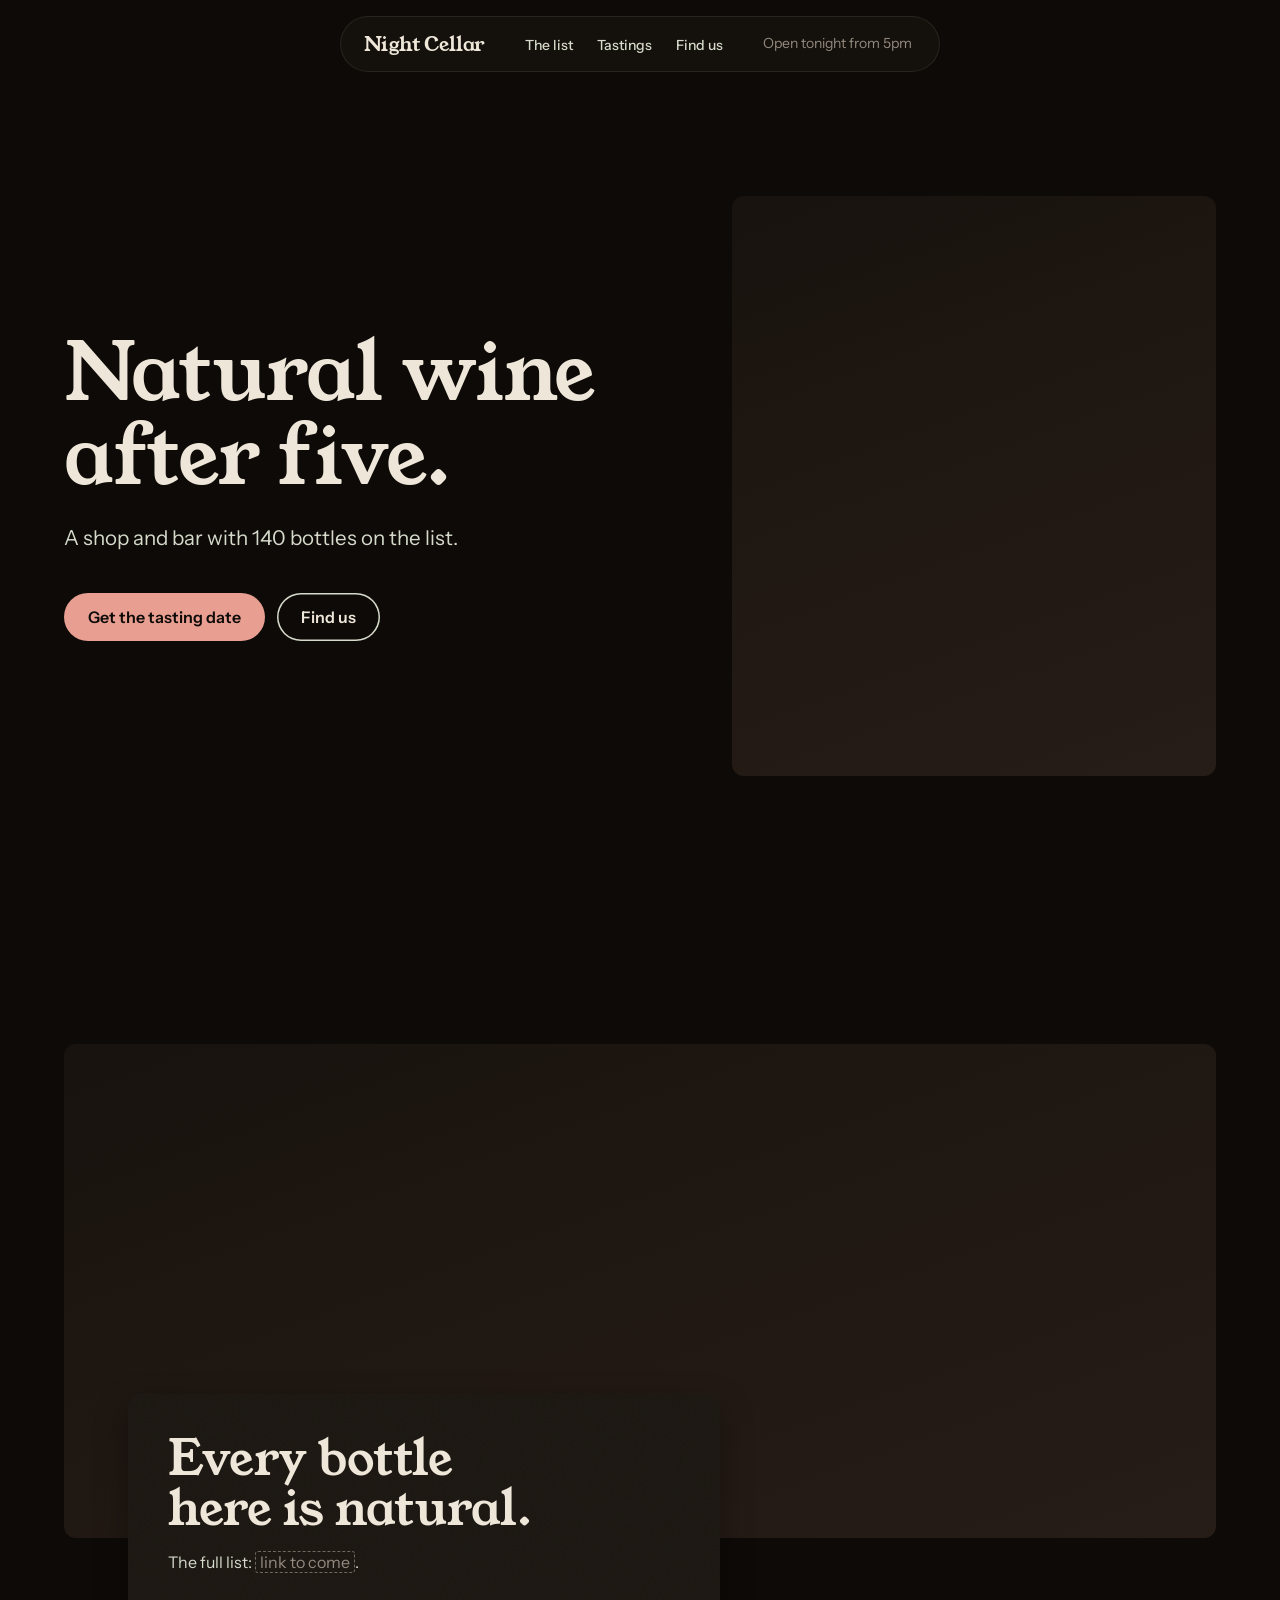
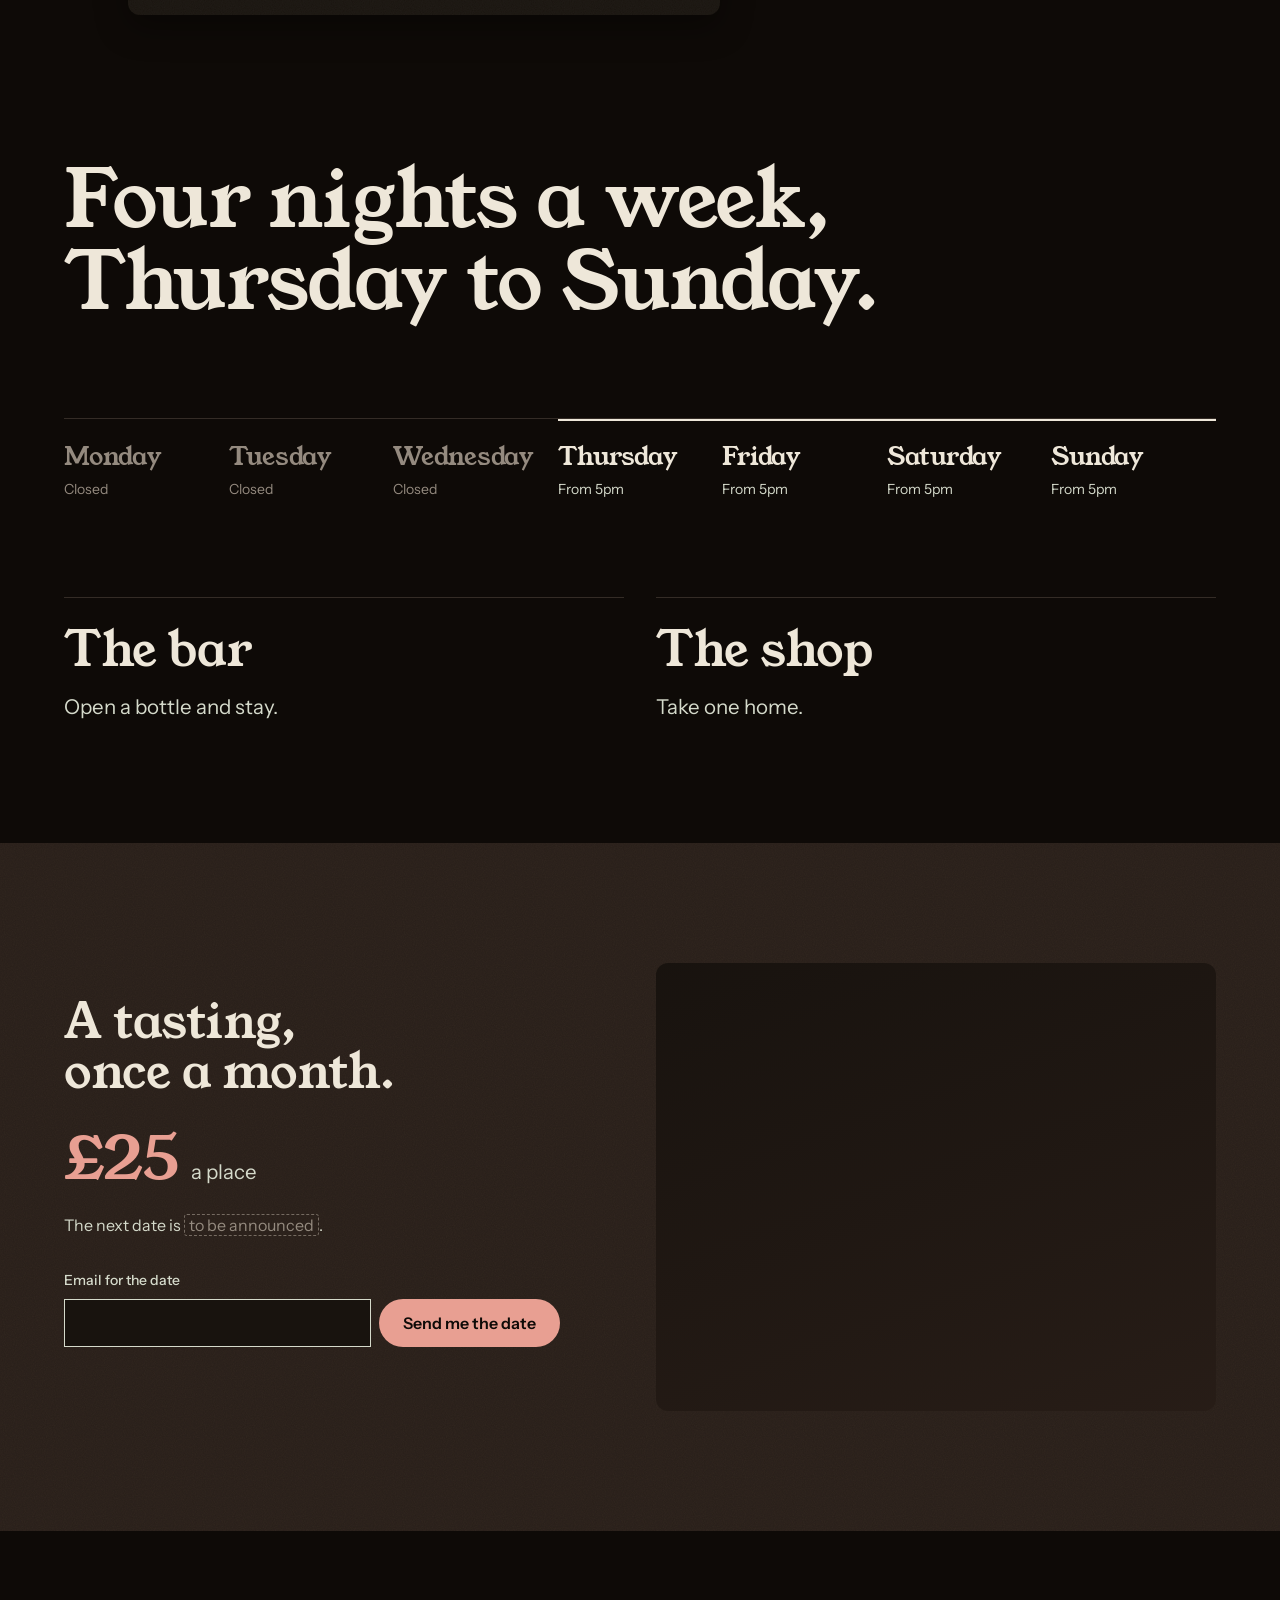
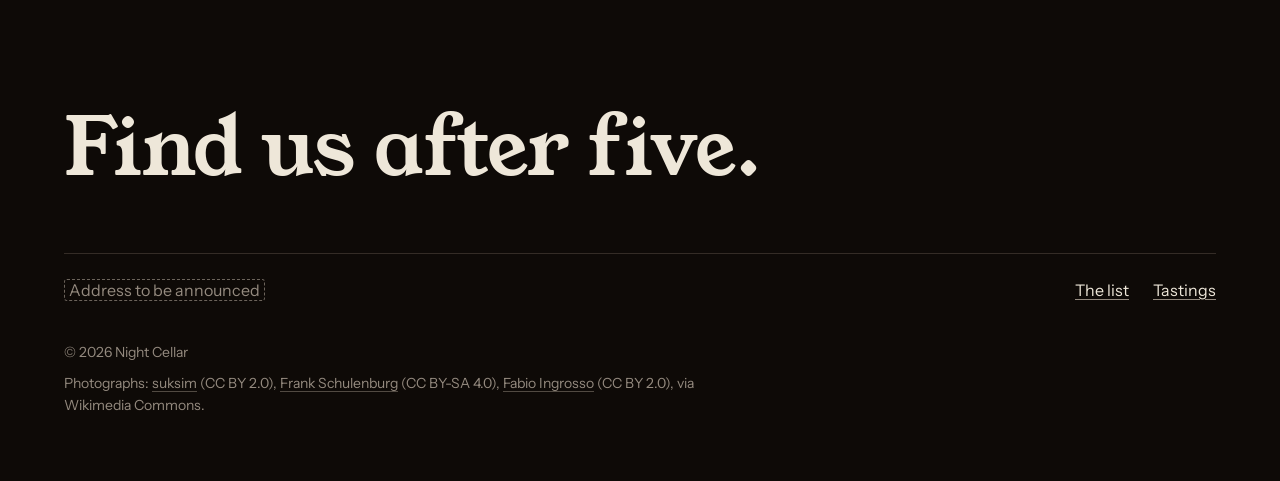
<file: .claude/skills/hallmark/scripts/fixtures/exemplars/atmospheric.html>
<!doctype html>
<html lang="en">
<head>
<meta charset="utf-8">
<meta name="viewport" content="width=device-width, initial-scale=1">
<title>Night Cellar: natural wine after five, Thursday to Sunday</title>
<meta name="description" content="Night Cellar is a natural wine shop and bar with 140 bottles on the list, open Thursday to Sunday from 5pm, with a tasting once a month.">
<link rel="preconnect" href="https://fonts.googleapis.com">
<link rel="preconnect" href="https://fonts.gstatic.com" crossorigin>
<link href="https://fonts.googleapis.com/css2?family=Young+Serif&family=Instrument+Sans:wght@400;500;600&display=swap" rel="stylesheet">
<style>
/* Hallmark · job: visit · shape: Photographic · genre: atmospheric · theme: Spore (by request)
 * hero: Settled · nav: floating pill · footer: statement · imagery: photographs, library 3, warm con=6 exp=-4 · signature: a pour into the decanter after five beside the head, with tonight's door in the nav · spore: cellar
 * axes: dark/roman-serif/warm · posture: committed · contrast: pass · fold: pass · v2.0.0 */
/* Hallmark · pre-emit critique: P4 H4 E4 S4 R5 V4 · weakest: S, the photographs are a stand-in bar; every head carries a fact from the brief, the pour is pink like the one signal, and the nav reads tonight's door from the brief's hours */
/* Hallmark · hero-review: in-thread · ship · 0 findings · finish-review: subagent · fix · 5 findings · 5 resolved · gap: the maker's-log voice can name no bottle until the user gives the list */
:root {
  color-scheme: dark;
  --space-3xs: 2px; --space-2xs: 4px; --space-xs: 8px; --space-sm: 12px; --space-md: 16px; --space-lg: 24px; --space-xl: 40px; --space-2xl: 64px; --space-3xl: 96px; --space-4xl: 144px;
  --text-xs: 0.8125rem; --text-sm: 0.875rem; --text-md: 1rem; --text-lg: 1.25rem; --text-xl: 1.5625rem; --text-2xl: 1.953rem; --text-3xl: 2.441rem;
  --text-display-s: clamp(2.25rem, 4vw + 0.5rem, 3.75rem); --text-display: clamp(2.75rem, 5vw + 1rem, 5.25rem);
  --text-section: clamp(2rem, 2.5vw + 1rem, 3.5rem); --text-title: clamp(1.25rem, 0.75vw + 0.875rem, 1.625rem); --text-lead: clamp(1.125rem, 0.35vw + 1rem, 1.375rem);
  --ease-out: cubic-bezier(0.16, 1, 0.3, 1); --ease-in: cubic-bezier(0.7, 0, 0.84, 0); --ease-in-out: cubic-bezier(0.65, 0, 0.35, 1);
  --dur-micro: 120ms; --dur-short: 220ms; --dur-long: 420ms;
  --color-error: oklch(72% 0.15 27); --color-success: oklch(76% 0.13 150);
  --container: 1440px; --gutter: 64px; --gap-columns: 32px; --section-gap-s: 120px; --section-gap: 144px; --section-gap-l: 176px;
  --z-base: 1; --z-raised: 10; --z-dropdown: 100; --z-sticky: 200; --z-sticky-nav: 300; --z-modal: 400; --z-toast: 500; --z-tooltip: 600;
  --color-paper: oklch(15% 0.01 60); --color-paper-2: oklch(19% 0.012 60); --color-paper-3: oklch(24% 0.02 50);
  --color-ink: oklch(93% 0.02 85); --color-ink-2: oklch(88% 0.02 120); --color-muted: oklch(64% 0.02 70);
  --color-rule: oklch(30% 0.015 60);
  --color-accent: oklch(77% 0.09 30); --color-accent-2: oklch(86% 0.06 30); --color-accent-ink: oklch(15% 0.01 60); --color-focus: oklch(86% 0.06 30);
  --font-display: "Young Serif", Georgia, serif; --font-body: "Instrument Sans", ui-sans-serif, system-ui, sans-serif;
  --font-outlier: "DM Mono", ui-monospace, monospace;
  --radius-card: 12px; --radius-pill: 999px; --rule-hair: 1px;
  --shadow-card: 0 12px 32px oklch(8% 0.01 60 / 0.35);
  --tracking-display: -0.01em;
  --grain: 0.15; --display-weight: 400;
}
*, *::before, *::after { box-sizing: border-box; }
html, body { overflow-x: clip; }
html { scrollbar-color: var(--color-muted) var(--color-paper); scroll-padding-top: var(--space-3xl); }
body { margin: 0; background: var(--color-paper); color: var(--color-ink); font-family: var(--font-body); font-size: var(--text-md); line-height: 1.55; -webkit-font-smoothing: antialiased; caret-color: var(--color-accent); }
::selection { background: color-mix(in oklab, var(--color-accent) 22%, transparent); color: var(--color-ink); }
:focus-visible { outline: 2px solid var(--color-focus); outline-offset: 2px; }
a { color: inherit; text-decoration-thickness: 1px; text-underline-offset: 0.16em; }
h1, h2, h3 { margin: 0; font-family: var(--font-display); font-weight: var(--display-weight, 700); font-synthesis: none; letter-spacing: var(--tracking-display); line-height: 1.05; overflow-wrap: break-word; min-width: 0; text-wrap: balance; }
h1 { max-width: 20ch; font-size: var(--text-display); } h2 { max-width: 30ch; font-size: var(--text-section); } h3 { max-width: 40ch; font-size: var(--text-title); line-height: 1.2; }
.lead { font-size: var(--text-lead); line-height: 1.45; max-width: 52ch; }
p { margin: 0; text-wrap: pretty; }
p:not([class]) { max-width: 65ch; }
img, video { max-width: 100%; height: auto; display: block; }
svg { display: block; }
[hidden] { display: none !important; }
button, input, select, textarea { font: inherit; }
.container { width: 100%; max-width: var(--container); margin-inline: auto; padding-inline: var(--gutter); box-sizing: border-box; }
.num, .figure, td.num { font-variant-numeric: tabular-nums; }
.visually-hidden { position: absolute; width: 1px; height: 1px; overflow: hidden; clip-path: inset(50%); white-space: nowrap; }
[data-slot] { position: relative; overflow: hidden; background: linear-gradient(160deg, var(--color-paper-2, var(--color-paper)), var(--color-paper-3, var(--color-paper))); }
[data-slot] > img { position: absolute; inset: 0; width: 100%; height: 100%; object-fit: cover; z-index: 1; }
[data-slot]:has(> img) > :not(img):not([data-keep]) { display: none !important; }
@media (max-width: 60rem) { :root { --gutter: 24px; --section-gap-s: 80px; --section-gap: 96px; --section-gap-l: 120px; } }
@media (max-width: 40rem) { :root { --gutter: 16px; --section-gap-s: 56px; --section-gap: 72px; --section-gap-l: 96px; --gap-columns: 16px; } }
@media (prefers-reduced-motion: reduce) { *:not(.keep-motion), *:not(.keep-motion)::before, *:not(.keep-motion)::after { animation-duration: 0.01ms !important; animation-iteration-count: 1 !important; transition-duration: 0.01ms !important; scroll-behavior: auto !important; } }
/* photographs: warm con=6 exp=-4 */
[data-slot] > img { filter: sepia(0.28) saturate(0.94) contrast(1.06) brightness(0.96); }
/* Page */
*, *::before, *::after { box-sizing: border-box; }
.skip { position: absolute; left: var(--space-md); top: calc(-1 * var(--space-3xl)); z-index: var(--z-toast); padding: var(--space-xs) var(--space-md); border-radius: var(--radius-pill); background: var(--color-ink); color: var(--color-paper); }
.skip:focus-visible { top: var(--space-md); }

/* Controls: the theme's pair */
.btn { display: inline-flex; align-items: center; justify-content: center; min-height: 48px; padding: 0 var(--space-lg); border: 0; border-radius: var(--radius-pill); font: 600 var(--text-md)/1 var(--font-body); white-space: nowrap; text-decoration: none; cursor: pointer; transition: background-color var(--dur-micro) var(--ease-out), box-shadow var(--dur-micro) var(--ease-out), transform var(--dur-micro) var(--ease-out); }
.btn--primary { background: var(--color-accent); color: var(--color-accent-ink); }
.btn--primary:hover { background: var(--color-accent-2); }
.btn--secondary { background: transparent; color: var(--color-ink); box-shadow: inset 0 0 0 1.5px var(--color-ink-2); }
.btn--secondary:hover { background: var(--color-paper-3); }
.btn:active { transform: translateY(1px); }
.btn:focus-visible { outline: 2px solid var(--color-focus); outline-offset: 3px; }
.btn:disabled, .btn[aria-disabled="true"] { opacity: 0.55; cursor: not-allowed; transform: none; }
.btn[aria-busy="true"] { cursor: progress; }
.actions { display: flex; flex-wrap: wrap; gap: var(--space-sm); }

/* Nav: a floating pill on a blur, the genre's one glass */
.nav { position: fixed; top: var(--space-md); left: 0; right: 0; z-index: var(--z-sticky-nav); display: flex; justify-content: center; padding-inline: var(--gutter); pointer-events: none; }
.nav__pill { pointer-events: auto; display: flex; align-items: center; gap: var(--space-xl); min-height: 56px; padding: var(--space-2xs) var(--space-2xs) var(--space-2xs) var(--space-lg); border-radius: var(--radius-pill); background: color-mix(in oklab, var(--color-paper-2) 74%, transparent); -webkit-backdrop-filter: blur(14px); backdrop-filter: blur(14px); box-shadow: inset 0 0 0 1px color-mix(in oklab, var(--color-ink) 9%, transparent); }
.wordmark { font: 400 var(--text-lg)/1 var(--font-display); letter-spacing: var(--tracking-display); color: var(--color-ink); text-decoration: none; white-space: nowrap; }
.nav__links { display: flex; gap: var(--space-lg); margin: 0; padding: 0; list-style: none; }
.nav__links a { font-size: var(--text-sm); font-weight: 500; color: var(--color-ink-2); text-decoration: none; text-underline-offset: 0.3em; white-space: nowrap; }
.nav__links a:hover { color: var(--color-ink); text-decoration: underline; text-decoration-color: var(--color-accent); }
.nav__links a:active { color: var(--color-accent-2); }
.wordmark:focus-visible, .nav__links a:focus-visible { outline: 2px solid var(--color-focus); outline-offset: 4px; border-radius: var(--radius-pill); }
.nav__door { margin: 0; padding-right: var(--space-lg); font-size: var(--text-sm); color: var(--color-muted); white-space: nowrap; }

/* Photographs */
.photo { position: relative; margin: 0; border-radius: var(--radius-card); }
.photo > img { border-radius: inherit; outline: var(--rule-hair) solid color-mix(in oklab, var(--color-ink) 8%, transparent); outline-offset: -1px; }

/* Hero: Settled, the pour standing beside the head */
.hero { display: grid; align-items: center; min-height: 100dvh; padding-block: calc(56px + var(--space-xl)) var(--space-lg); box-sizing: border-box; }
.hero__grid { display: grid; grid-template-columns: minmax(0, 1fr) minmax(0, min(35rem, 42%)); column-gap: var(--space-3xl); align-items: center; }
.hero__text { display: grid; gap: var(--space-lg); }
.hero__text h1 { max-width: 13ch; }
.hero__text .lead { color: var(--color-ink-2); max-width: 34ch; }
.hero__text .actions { margin-top: var(--space-md); }
.hero__photo { aspect-ratio: 5 / 6; max-height: calc(100dvh - 56px - var(--space-3xl) - var(--space-xl)); }

@media (max-width: 60rem) {
  .nav { padding-inline: var(--space-md); }
  .nav__pill { gap: var(--space-md); padding-left: var(--space-md); }
  .nav__links { display: none; }
  .hero { min-height: 0; padding-block: calc(56px + var(--space-3xl)) var(--space-2xl); }
  .hero__grid { grid-template-columns: minmax(0, 1fr); row-gap: var(--space-xl); }
  .hero__photo { max-height: none; }
}

/* Grain: the theme's speck, on a band or a panel, never on a photograph */
.grained { position: relative; isolation: isolate; }
.grained::after { content: ""; position: absolute; inset: 0; z-index: var(--z-base); border-radius: inherit; pointer-events: none; opacity: var(--grain); mix-blend-mode: screen;
  background-image: url("data:image/svg+xml,%3Csvg xmlns='http://www.w3.org/2000/svg' width='200' height='200'%3E%3Cfilter id='n'%3E%3CfeTurbulence type='fractalNoise' baseFrequency='0.9' numOctaves='2'/%3E%3CfeColorMatrix values='0 0 0 0 0.6 0 0 0 0 0.55 0 0 0 0 0.45 0 0 0 0.35 0'/%3E%3C/filter%3E%3Crect width='200' height='200' filter='url(%23n)'/%3E%3C/svg%3E"); }
.grained > * { position: relative; z-index: var(--z-raised); }

/* The list: the racks edge to edge, the head on a grained plate across its foot */
.list { padding-top: var(--section-gap); }
.list__photo { aspect-ratio: 21 / 9; }
.plate { display: grid; gap: var(--space-md); width: min(100%, 37rem); margin: calc(-1 * var(--space-4xl)) 0 0 var(--space-2xl); padding: var(--space-xl); border-radius: var(--radius-card); background: var(--color-paper-2); box-shadow: var(--shadow-card); z-index: var(--z-raised); }
.plate__more { color: var(--color-ink-2); }

/* Four nights: the week set in type, the open nights lit, the dark ones left dim */
.nights { margin-top: var(--section-gap); }
.statement { max-width: 18ch; font-size: var(--text-display); line-height: 1.02; }
.week { display: grid; grid-template-columns: repeat(7, minmax(0, 1fr)); margin: var(--space-3xl) 0 0; padding: 0; list-style: none; border-top: var(--rule-hair) solid var(--color-rule); }
.week__day { display: grid; gap: var(--space-xs); padding: var(--space-lg) var(--space-md) 0 0; }
.week__name { font: 400 var(--text-xl)/1.1 var(--font-display); letter-spacing: var(--tracking-display); }
.week__hours { font-size: var(--text-sm); color: var(--color-ink-2); }
.week__day.is-open { box-shadow: inset 0 2px 0 var(--color-ink); }
.week__day.is-shut .week__name, .week__day.is-shut .week__hours { color: var(--color-muted); }
.ways { display: grid; grid-template-columns: repeat(2, minmax(0, 1fr)); column-gap: var(--gap-columns); margin-top: var(--space-3xl); }
.way { display: grid; gap: var(--space-sm); padding-top: var(--space-lg); border-top: var(--rule-hair) solid var(--color-rule); }
.way h3 { font-size: var(--text-section); max-width: none; }
.way p { font-size: var(--text-lead); color: var(--color-ink-2); }

/* Tastings: the one band, grained, the price in pink */
.tastings { margin-top: var(--section-gap-s); padding-block: var(--section-gap-s); background: var(--color-paper-3); }
.tastings__grid { display: grid; grid-template-columns: repeat(2, minmax(0, 1fr)); column-gap: var(--gap-columns); align-items: center; }
.tastings__text { display: grid; gap: var(--space-lg); padding-right: var(--space-2xl); }
.tastings__text > p:not([class]) { color: var(--color-ink-2); }
.price { display: flex; align-items: baseline; gap: var(--space-sm); margin-top: var(--space-xs); color: var(--color-ink-2); font-size: var(--text-lead); }
.price__figure { font: 400 var(--text-display-s)/1 var(--font-display); letter-spacing: var(--tracking-display); color: var(--color-accent); font-variant-numeric: lining-nums tabular-nums; }
.tastings__photo { aspect-ratio: 5 / 4; min-height: 440px; }
.fill { padding: 0 0.25em; border: 1px dashed color-mix(in oklch, var(--color-muted) 70%, transparent); border-radius: 3px; color: var(--color-muted); -webkit-box-decoration-break: clone; box-decoration-break: clone; }

.signup { display: grid; gap: var(--space-xs); margin-top: var(--space-xs); }
.signup label { font-size: var(--text-sm); font-weight: 500; color: var(--color-ink-2); }
.signup__row { display: flex; gap: var(--space-xs); }
.signup input { flex: 1; min-width: 0; min-height: 48px; padding: 0 var(--space-md); border: 1.5px solid var(--color-ink-2); border-radius: 0; background: var(--color-paper-2); color: var(--color-ink); outline: 2px solid transparent; outline-offset: -4px; }
.signup input:hover { background: var(--color-paper); }
.signup input:focus-visible { outline-color: var(--color-focus); }
.signup input[aria-invalid] { border-color: var(--color-error); }
.signup input:disabled { opacity: 0.55; cursor: not-allowed; }
.signup__help { min-height: 1lh; font-size: var(--text-sm); color: var(--color-muted); }

/* Footer: a statement, then the facts and links */
.footer { padding-block: var(--section-gap-l) var(--space-2xl); }
.footer__line { max-width: 16ch; font-size: var(--text-display); line-height: 1.02; }
.footer__row { display: flex; flex-wrap: wrap; justify-content: space-between; align-items: baseline; gap: var(--space-lg); margin-top: var(--space-2xl); padding-top: var(--space-lg); border-top: var(--rule-hair) solid var(--color-rule); }
.footer__where { color: var(--color-ink-2); }
.footer__links { display: flex; flex-wrap: wrap; gap: var(--space-lg); margin: 0; padding: 0; list-style: none; }
.footer__links a { color: var(--color-ink); text-decoration-color: var(--color-muted); white-space: nowrap; }
.footer__links a:hover { text-decoration-color: var(--color-accent); }
.footer__links a:focus-visible { outline: 2px solid var(--color-focus); outline-offset: 3px; }
.legal { margin-top: var(--space-xl); font-size: var(--text-sm); color: var(--color-muted); }
.credits { max-width: 80ch; margin-top: var(--space-xs); font-size: var(--text-sm); line-height: 1.6; color: var(--color-muted); }
.credits span { white-space: nowrap; }
.credits a { color: inherit; text-decoration-color: color-mix(in oklab, var(--color-muted) 50%, transparent); text-underline-offset: 0.2em; }
.credits a:hover { text-decoration-color: var(--color-accent); }

@media (max-width: 60rem) {
  .plate { margin: calc(-1 * var(--space-2xl)) 0 0; padding: var(--space-lg); }
  .list__photo { aspect-ratio: 4 / 3; }
  .week { grid-template-columns: minmax(0, 1fr); margin-top: var(--space-2xl); border-top: 0; }
  .week__day { grid-template-columns: minmax(0, 1fr) auto; align-items: baseline; padding: var(--space-sm) 0; border-top: var(--rule-hair) solid var(--color-rule); }
  .week__day.is-open { box-shadow: none; }
  .week__name { font-size: var(--text-lg); }
  .ways { grid-template-columns: minmax(0, 1fr); row-gap: var(--space-xl); margin-top: var(--space-3xl); }
  .statement, .footer__line { font-size: var(--text-section); }
  .tastings__grid { grid-template-columns: minmax(0, 1fr); row-gap: var(--space-xl); }
  .tastings__text { padding-right: 0; }
  .tastings__photo { min-height: 0; }
}
@media (max-width: 40rem) {
  .signup__row { flex-direction: column; }
}
</style>
<script>document.documentElement.classList.add('js');</script>
</head>
<body>
<a class="skip" href="#main">Skip to content</a>

<header class="nav">
  <nav class="nav__pill" aria-label="Main">
    <a class="wordmark" href="#top" aria-label="Night Cellar, home">Night Cellar</a>
    <ul class="nav__links" role="list">
      <li><a href="#list">The list</a></li>
      <li><a href="#tastings">Tastings</a></li>
      <li><a href="#find">Find us</a></li>
    </ul>
    <p class="nav__door" role="status" id="door">Open Thursday to Sunday</p>
  </nav>
</header>

<main id="main">
  <section class="hero" id="top" aria-labelledby="hero-title">
    <div class="container hero__grid">
      <div class="hero__text">
        <h1 id="hero-title">Natural wine after five.</h1>
        <p class="lead">A shop and bar with 140 bottles on the list.</p>
        <div class="actions">
          <a class="btn btn--primary" href="#tastings">Get the tasting date</a>
          <a class="btn btn--secondary" href="#find">Find us</a>
        </div>
      </div>
      <figure class="photo hero__photo" data-slot="hero" data-alt="A glass being poured at the bar after five">
        <img src="https://upload.wikimedia.org/wikipedia/commons/thumb/b/b1/Pouring_wine_into_a_decanter.jpg/1280px-Pouring_wine_into_a_decanter.jpg" width="3872" height="2592" fetchpriority="high" alt="Wine poured from a bottle into a glass decanter in low light" style="object-position: 42% 50%">
      </figure>
    </div>
  </section>

  <section class="list" id="list" aria-labelledby="list-title">
    <div class="container">
      <figure class="photo list__photo" data-slot="photo-1" data-alt="The bottles on the list, racked in the shop">
        <img src="https://upload.wikimedia.org/wikipedia/commons/thumb/9/9e/Schramsberg_Vineyards%2C_July_2019-7579%2B7580.jpg/1280px-Schramsberg_Vineyards%2C_July_2019-7579%2B7580.jpg" width="6244" height="3903" loading="lazy" alt="A long cellar aisle between racks of bottles laid neck down" style="object-position: 50% 60%">
      </figure>
      <div class="plate grained">
        <h2 id="list-title">Every bottle here is natural.</h2>
        <p class="plate__more">The full list: <span class="fill" data-fill="list">link to come</span>.</p>
      </div>
    </div>
  </section>

  <section class="nights" aria-labelledby="nights-title">
    <div class="container">
      <h2 id="nights-title" class="statement">Four nights a week, Thursday to Sunday.</h2>
      <ol class="week" role="list" aria-label="Opening hours">
        <li class="week__day is-shut"><span class="week__name">Monday</span><span class="week__hours">Closed</span></li>
        <li class="week__day is-shut"><span class="week__name">Tuesday</span><span class="week__hours">Closed</span></li>
        <li class="week__day is-shut"><span class="week__name">Wednesday</span><span class="week__hours">Closed</span></li>
        <li class="week__day is-open"><span class="week__name">Thursday</span><span class="week__hours">From 5pm</span></li>
        <li class="week__day is-open"><span class="week__name">Friday</span><span class="week__hours">From 5pm</span></li>
        <li class="week__day is-open"><span class="week__name">Saturday</span><span class="week__hours">From 5pm</span></li>
        <li class="week__day is-open"><span class="week__name">Sunday</span><span class="week__hours">From 5pm</span></li>
      </ol>
      <div class="ways">
        <div class="way">
          <h3>The bar</h3>
          <p>Open a bottle and stay.</p>
        </div>
        <div class="way">
          <h3>The shop</h3>
          <p>Take one home.</p>
        </div>
      </div>
    </div>
  </section>

  <section class="tastings grained" id="tastings" aria-labelledby="tastings-title">
    <div class="container tastings__grid">
      <div class="tastings__text">
        <h2 id="tastings-title">A tasting, once a month.</h2>
        <p class="price"><span class="price__figure">£25</span> a place</p>
        <p>The next date is <span class="fill" data-fill="date">to be announced</span>.</p>
        <form class="signup" data-endpoint="" novalidate>
          <label for="email">Email for the date</label>
          <div class="signup__row">
            <input id="email" name="email" type="email" autocomplete="email" inputmode="email" required>
            <button class="btn btn--primary" type="submit">Send me the date</button>
          </div>
          <p class="signup__help" id="email-help" aria-live="polite"></p>
        </form>
      </div>
      <figure class="photo tastings__photo" data-slot="photo-2" data-alt="Glasses poured for a tasting">
        <img src="https://upload.wikimedia.org/wikipedia/commons/thumb/e/e3/Wine_being_poured_into_a_glass.jpg/1280px-Wine_being_poured_into_a_glass.jpg" width="1955" height="1300" loading="lazy" alt="A taste of red wine poured into a glass held by its stem" style="object-position: 62% 50%">
      </figure>
    </div>
  </section>
</main>

<footer class="footer" id="find" aria-labelledby="find-title">
  <div class="container">
    <h2 id="find-title" class="footer__line">Find us after five.</h2>
    <div class="footer__row">
      <p class="footer__where"><span class="fill" data-fill="address">Address to be announced</span></p>
      <ul class="footer__links" role="list">
        <li><a href="#list">The list</a></li>
        <li><a href="#tastings">Tastings</a></li>
      </ul>
    </div>
    <p class="legal">&copy; 2026 Night Cellar</p>
    <p class="credits" data-credits>Photographs: <a href="https://commons.wikimedia.org/wiki/File:Pouring_wine_into_a_decanter.jpg">suksim</a> <span>(CC BY 2.0)</span>, <a href="https://commons.wikimedia.org/wiki/File:Schramsberg_Vineyards,_July_2019-7579%2B7580.jpg">Frank Schulenburg</a> <span>(CC BY-SA 4.0)</span>, <a href="https://commons.wikimedia.org/wiki/File:Wine_being_poured_into_a_glass.jpg">Fabio Ingrosso</a> <span>(CC BY 2.0)</span>, via Wikimedia Commons.</p>
  </div>
</footer>

<script>window.hallmarkSlots = (m) => { for (const [k, v] of Object.entries(m)) { const s = document.querySelector(`[data-slot="${k}"]`); if (!s) continue; const im = new Image(); im.src = typeof v === 'string' ? v : v.src; im.alt = (typeof v === 'object' && v.alt) || s.dataset.alt || ''; s.querySelectorAll(':scope > img').forEach((o) => o.remove()); s.prepend(im); } };
document.querySelectorAll('[data-slot] > img').forEach((i) => { if (i.complete && !i.naturalWidth) i.remove(); else i.addEventListener('error', () => i.remove(), { once: true }); });</script>
<script>
  (() => {
    const door = document.getElementById('door');
    if (door) door.textContent = [4, 5, 6, 0].includes(new Date().getDay()) ? 'Open tonight from 5pm' : 'Opens Thursday at 5pm';
    document.querySelectorAll('form[data-endpoint]').forEach((form) => {
      const input = form.querySelector('input'), help = form.querySelector('[aria-live]');
      form.addEventListener('submit', (e) => {
        e.preventDefault();
        const ok = input.checkValidity();
        input.toggleAttribute('aria-invalid', !ok);
        if (!ok) { input.setAttribute('aria-describedby', help.id); help.textContent = 'That address looks incomplete. Write it as name@example.com.'; input.focus(); return; }
        if (!form.dataset.endpoint) { help.textContent = 'Nothing was sent: this form is not connected yet.'; return; }
        fetch(form.dataset.endpoint, { method: 'POST', body: new FormData(form) })
          .then((r) => { help.textContent = r.ok ? 'The date goes to ' + input.value.trim() + '.' : 'That did not go through. Try again in a minute.'; })
          .catch(() => { help.textContent = 'That did not go through. Try again in a minute.'; });
      });
    });
  })();
</script>
</body>
</html>
</file>
<file: peluky/css/peluky.css>
/* ==========================================================================
   Peluky — "Soft Glass" design tokens + app components
   Layout concept: a 390×844 phone of frosted glass layers floating over a pale
   lilac ground lit by 2–3 blurred stage-colour orbs.
   ========================================================================== */
:root{
  /* ground + neutrals */
  --ground:#F7F5FB;
  --ink:#2A1830;          /* main text */
  --muted:#5E4B62;        /* secondary text */
  --line:#7A6A7D;         /* control borders, placeholders */
  /* bright stage colours (orbs, tints, glows — never text) */
  --berry:#C86DD7; --coral:#FF8A6B; --aqua:#34D6A6; --sun:#FFC93C;
  /* deep stage colours (text, filled buttons) */
  --coral-d:#C04A1A; --coral-dd:#8F3210;
  --berry-d:#8E2A8B;
  --green-d:#0B7A5C; --green-dd:#075C45;
  --sun-d:#7A4A00;
  /* danger only */
  --red:#C21F1F; --red-tint:#FDE2E2;
  /* calm screens */
  --calm-ground:#E9EDEF; --calm-ink:#1D2B30; --calm-muted:#4F6066; --calm-accent:#3D5560;
  /* glass recipe */
  --glass:rgba(255,255,255,.72);
  --glass-strong:rgba(255,255,255,.90);
  --glass-edge:rgba(255,255,255,.7);
  --glass-blur:blur(22px) saturate(140%);
  --toast:rgba(42,24,48,.92);
  --shadow:0 24px 56px -18px rgba(42,24,48,.18), 0 2px 8px rgba(42,24,48,.05);
  --shadow-sm:0 10px 28px -12px rgba(42,24,48,.18);
  /* type */
  --f-display:'Space Grotesk', ui-sans-serif, system-ui, -apple-system, 'Segoe UI', sans-serif;
  --f-body:'Plus Jakarta Sans', ui-sans-serif, system-ui, -apple-system, 'Segoe UI', sans-serif;
  /* shape + space (4-pt scale) */
  --s1:4px; --s2:8px; --s3:12px; --s4:16px; --s5:20px; --s6:24px; --s8:32px; --s10:40px;
  --r-card:28px; --r-sheet:32px; --r-field:16px; --r-pill:999px;
  --gutter:20px;
  --ease:cubic-bezier(.2,.8,.2,1);
}

/* ------------------------------------------------------------ screen + tones */
.scr{
  --acc:var(--berry); --deep:var(--berry-d); --deep-t:var(--berry-d);
  --tint:rgba(200,109,215,.16); --glow:rgba(200,109,215,.5); --deep-t0:var(--berry-d); --muted0:#5E4B62; --ctl-bg:#fff;
  --bg:var(--ground); --tx:var(--ink); --mu:var(--muted);
  position:relative; width:390px; height:844px; overflow:hidden; isolation:isolate;
  background:var(--bg); color:var(--tx);
  font-family:var(--f-body); font-size:15px; line-height:1.47;
  -webkit-font-smoothing:antialiased;
}
.scr[data-tone="plan"]{--acc:var(--coral); --deep:var(--coral-d); --deep-t:var(--coral-dd); --deep-t0:var(--coral-dd); --tint:rgba(255,138,107,.18); --glow:rgba(255,138,107,.55);}
.scr[data-tone="baby"]{--acc:var(--aqua); --deep:var(--green-d); --deep-t:var(--green-dd); --deep-t0:var(--green-dd); --tint:rgba(52,214,166,.18); --glow:rgba(52,214,166,.55);}
.scr[data-tone="neutral"]{--acc:var(--berry); --deep:var(--ink); --deep-t:var(--ink); --deep-t0:var(--ink); --tint:rgba(42,24,48,.06); --glow:rgba(94,75,98,.35);}
.scr[data-tone="calm"]{
  --bg:var(--calm-ground); --tx:var(--calm-ink); --mu:var(--calm-muted);
  --ink:var(--calm-ink); --muted:var(--calm-muted);
  --deep:var(--calm-accent); --deep-t:var(--calm-accent); --acc:#9FB0B7;
  --tint:rgba(61,85,96,.08); --glow:rgba(61,85,96,.0);
}
.scr *,.scr *::before,.scr *::after{box-sizing:border-box;}
:where(.scr) :where(button,input,textarea,select){font:inherit; color:inherit;}
.scr :focus-visible{outline:3px solid var(--deep-t); outline-offset:2px; border-radius:inherit;}
.scr .sr{position:absolute!important; width:1px; height:1px; overflow:hidden; clip:rect(0 0 0 0); white-space:nowrap;}

/* Text that sits on bare ground (no glass behind it) is always ink: muted and the deep
   stage colours drop below 4.5:1 when an orb at 50% sits underneath. Glass surfaces
   restore the normal muted/deep values. Calm screens pass on their own ground. */
.scr:not([data-tone="calm"]) .body{--mu:var(--ink); --muted:var(--ink); --deep-t:var(--ink);}
.scr:not([data-tone="calm"]) .body :is(.card,.msg,.sysline,.danger-card,.support-line,.seg,.chip,.inp,.inp-wrap,.otp,.ph-img,.cam,.danger-row){--mu:var(--muted0); --muted:var(--muted0); --deep-t:var(--deep-t0);}

/* orbs: solid circles + heavy blur. No gradients anywhere. */
.orbs{position:absolute; inset:0; z-index:0; pointer-events:none; overflow:hidden;}
.orb{position:absolute; border-radius:50%; filter:blur(84px); opacity:.42;}
.orbs.drift .orb:nth-child(1){animation:drift1 22s ease-in-out infinite alternate;}
.orbs.drift .orb:nth-child(2){animation:drift2 19s ease-in-out infinite alternate;}
.orbs.drift .orb:nth-child(3){animation:drift3 24s ease-in-out infinite alternate;}
@keyframes drift1{to{transform:translate(60px,90px) scale(1.08)}}
@keyframes drift2{to{transform:translate(-70px,-40px) scale(.94)}}
@keyframes drift3{to{transform:translate(40px,-80px)}}

/* status bar (device chrome) */
.status{position:absolute; z-index:30; top:0; left:0; right:0; height:47px; display:flex; align-items:center; justify-content:space-between; padding:6px 30px 0 34px; pointer-events:none;}
.status b{font-family:var(--f-display); font-weight:600; font-size:16px; font-variant-numeric:tabular-nums; letter-spacing:-.01em;}
.status span{display:flex; gap:6px; align-items:center;}

.scroll{position:absolute; inset:0; z-index:1; overflow-y:auto; overflow-x:hidden; scrollbar-width:none; overscroll-behavior:contain;}
.scroll::-webkit-scrollbar{display:none;}
.body{padding:var(--s2) var(--gutter) 150px; display:flex; flex-direction:column; gap:var(--s4);}
.body.nohdr{padding-top:60px;}
.scr.has-tab .body{padding-bottom:132px;}

/* ------------------------------------------------------------ header */
.hdr{position:sticky; top:0; z-index:5; padding:51px 12px 10px; display:flex; align-items:center; gap:var(--s2);
  background:var(--glass); -webkit-backdrop-filter:var(--glass-blur); backdrop-filter:var(--glass-blur);
  border-bottom:1px solid var(--glass-edge); box-shadow:0 10px 30px -22px rgba(42,24,48,.4);}
.hdr h1{flex:1; min-width:0; margin:0; font-family:var(--f-display); font-weight:600; font-size:19px; line-height:1.2; letter-spacing:-.01em; text-wrap:balance;}
.hdr h1:focus{outline:none;}
.hdr .sub{display:block; font-family:var(--f-body); font-weight:500; font-size:13px; color:var(--mu); letter-spacing:0;}
.hdr .brand{display:flex; align-items:center; gap:8px; flex:1; min-width:0;}
.hdr .brand h1{font-size:20px;}
.hdr .step{font-family:var(--f-display); font-size:13px; font-weight:500; color:var(--mu); font-variant-numeric:tabular-nums; white-space:nowrap; padding-right:6px;}

/* ------------------------------------------------------------ icon buttons */
.ib{width:44px; height:44px; flex:0 0 44px; border-radius:50%; display:grid; place-items:center; border:1px solid var(--glass-edge);
  background:var(--glass-strong); box-shadow:var(--shadow-sm); cursor:pointer; color:var(--ink); transition:transform .15s var(--ease);}
.ib:active{transform:scale(.96);}
.ib.plain{background:transparent; box-shadow:none; border-color:transparent;}
.ico{display:block; flex:0 0 auto;}

/* ------------------------------------------------------------ type */
.t-hero{font-family:var(--f-display); font-weight:600; font-size:30px; line-height:1.12; letter-spacing:-.02em; margin:0; text-wrap:balance;}
.t-h2{font-family:var(--f-display); font-weight:600; font-size:22px; line-height:1.2; letter-spacing:-.015em; margin:0; text-wrap:balance;}
.t-h3{font-family:var(--f-display); font-weight:600; font-size:17px; line-height:1.25; margin:0; letter-spacing:-.005em;}
.t-body{font-size:15px; line-height:1.47; margin:0;}
.t-sec{font-size:13px; line-height:1.4; color:var(--mu); margin:0;}
.t-label{font-size:13px; font-weight:700; letter-spacing:.04em; text-transform:uppercase; color:var(--ink); margin:0;}
.num{font-family:var(--f-display); font-variant-numeric:tabular-nums; font-feature-settings:"tnum";}
.deep{color:var(--deep-t);}
.sec-title{display:flex; align-items:center; justify-content:space-between; gap:8px; margin:var(--s2) 4px -4px;}
.sec-title h2{font-family:var(--f-display); font-weight:600; font-size:17px; margin:0; color:var(--ink);}

/* ------------------------------------------------------------ glass card */
.card{position:relative; background:var(--glass); -webkit-backdrop-filter:var(--glass-blur); backdrop-filter:var(--glass-blur);
  border:1px solid var(--glass-edge); border-radius:var(--r-card); box-shadow:var(--shadow); padding:18px; display:flex; flex-direction:column; gap:var(--s3);}
.card.tight{padding:14px 16px; gap:var(--s2);}
.card.glow{box-shadow:0 0 0 1px var(--glow), 0 0 28px -4px var(--glow), var(--shadow);}
.card.solid{background:var(--glass-strong);}
.card.tinted{background:var(--glass-strong);}
.card.tinted::before{content:""; position:absolute; inset:0; border-radius:inherit; background:var(--tint); pointer-events:none;}
.card.tinted > *{position:relative;}
.card.money{--tint:rgba(255,201,60,.22);}
.card.amber{--tint:rgba(255,201,60,.26); background:var(--glass-strong);}
.card.amber::before{content:""; position:absolute; inset:0; border-radius:inherit; background:var(--tint); pointer-events:none;}
.card.amber > *{position:relative;}
.card-row{display:flex; align-items:center; gap:var(--s3);}
.card-row > .grow{flex:1; min-width:0;}
a.card, button.card{text-decoration:none; color:inherit; text-align:left; cursor:pointer; font:inherit; width:100%;}
button.card:active, a.card:active{transform:scale(.99);}

.bubble-ic{width:44px; height:44px; flex:0 0 44px; border-radius:16px; display:grid; place-items:center; background:var(--tint); color:var(--deep-t);}
.bubble-ic.sun{background:rgba(255,201,60,.28); color:var(--sun-d);}
.bubble-ic.slate{background:rgba(61,85,96,.10); color:var(--calm-accent);}
.bubble-ic.red{background:var(--red); color:#fff;}

/* list rows inside cards */
.rows{display:flex; flex-direction:column;}
.row{display:flex; align-items:center; gap:var(--s3); min-height:56px; padding:8px 0; border-top:1px solid rgba(122,106,125,.18); text-align:left; background:none; border-left:0; border-right:0; border-bottom:0; width:100%; cursor:pointer; color:inherit;}
.rows > .row:first-child{border-top:0;}
.row .grow{flex:1; min-width:0;}
.row .t{font-weight:600;}
.row.static{cursor:default;}

/* ------------------------------------------------------------ buttons */
.btn{appearance:none; border:0; min-height:56px; padding:0 24px; border-radius:var(--r-pill); display:inline-flex; align-items:center; justify-content:center; gap:10px;
  font-family:var(--f-body); font-weight:700; font-size:16px; letter-spacing:.005em; cursor:pointer; text-decoration:none; transition:transform .15s var(--ease), box-shadow .2s; width:100%; text-align:center; line-height:1.2;}
.btn:active{transform:scale(.98);}
.btn-primary{background:var(--deep); color:#fff; box-shadow:inset 0 0 0 1px rgba(255,255,255,.28), 0 0 0 1px var(--glow), 0 10px 28px -8px var(--glow);}
.btn-glass{background:var(--glass-strong); color:var(--ink); border:1px solid var(--line); box-shadow:var(--shadow-sm);}
.btn-text{background:none; color:var(--deep-t); min-height:44px; padding:0 12px; width:auto; font-weight:700; text-decoration:underline; text-underline-offset:3px; text-decoration-thickness:1px;}
.btn-text.ink{color:var(--ink);}
.btn-danger{background:var(--red); color:#fff; box-shadow:inset 0 0 0 1px rgba(255,255,255,.25), 0 12px 30px -10px rgba(194,31,31,.55);}
.btn-sm{min-height:44px; font-size:15px; padding:0 18px; width:auto;}
.btn[disabled],.btn[aria-disabled="true"]{opacity:.55; cursor:not-allowed; box-shadow:none;}
.btn-row{display:flex; gap:var(--s2);}
.btn-row > *{flex:1;}
.stack{display:flex; flex-direction:column; gap:var(--s2);}
.center{align-self:center;}

/* pill links (calm emergency entry) */
.pill-sos{align-self:center; display:inline-flex; align-items:center; gap:8px; min-height:44px; padding:0 18px; border-radius:var(--r-pill);
  background:var(--glass-strong); border:1px solid var(--line); color:var(--ink); font-weight:600; font-size:14px; cursor:pointer;}
.pill-sos .dot{width:8px; height:8px; border-radius:50%; background:var(--calm-accent);}

/* ------------------------------------------------------------ chips + badges */
.chips{display:flex; flex-wrap:wrap; gap:var(--s2);}
.chip{appearance:none; min-height:44px; padding:0 16px; border-radius:var(--r-pill); border:1px solid var(--line); background:var(--glass-strong); color:var(--ink);
  display:inline-flex; align-items:center; gap:6px; font-weight:600; font-size:14px; cursor:pointer; transition:transform .15s var(--ease);}
.chip:active{transform:scale(.98);}
.chip[aria-pressed="true"],.chip[aria-checked="true"],.chip[aria-selected="true"]{background:var(--deep); border-color:var(--deep); color:#fff; box-shadow:0 0 0 1px var(--glow), 0 6px 16px -8px var(--glow);}
.chip.danger{border-color:var(--red); color:#8A1414; background:var(--ctl-bg);}
.chip.danger .ico{color:var(--red);}
.chip.sm{min-height:44px; padding:0 14px; font-size:13px;}
.badge{display:inline-flex; align-items:center; gap:5px; padding:3px 10px; border-radius:var(--r-pill); font-size:13px; font-weight:700; line-height:1.4; white-space:nowrap;}
.badge.mitra{background:var(--ctl-bg); color:var(--berry-d); border:1px solid var(--berry-d);}
.badge.cover{background:rgba(52,214,166,.22); color:var(--green-dd); border:1px solid rgba(7,92,69,.35);}
.badge.stage{background:var(--tint); color:var(--deep-t);}
.badge.money{background:rgba(255,201,60,.30); color:var(--sun-d);}
.badge.ink{background:rgba(42,24,48,.07); color:var(--ink);}
.src{display:inline-flex; align-items:center; gap:5px; align-self:flex-start; padding:3px 10px 3px 8px; border-radius:var(--r-pill); background:rgba(42,24,48,.06); color:var(--muted); font-size:13px; font-weight:600; line-height:1.4;}

/* ------------------------------------------------------------ inputs */
.field{display:flex; flex-direction:column; gap:6px;}
.field > label,.lbl{font-size:14px; font-weight:700; color:var(--ink);}
.field .hint{font-size:13px; color:var(--mu);}
.inp{min-height:52px; width:100%; border-radius:var(--r-field); border:1px solid var(--line); background:var(--glass-strong); padding:0 16px; font-size:16px; color:var(--ink);}
textarea.inp{padding:12px 16px; min-height:88px; resize:vertical; line-height:1.45;}
.inp::placeholder{color:var(--line); opacity:1;}
.inp:focus{outline:none; border-color:var(--deep-t); box-shadow:0 0 0 3px var(--tint), 0 0 0 1px var(--deep-t);}
.inp-wrap{display:flex; align-items:stretch; border-radius:var(--r-field); border:1px solid var(--line); background:var(--glass-strong); overflow:hidden;}
.inp-wrap:focus-within{border-color:var(--deep-t); box-shadow:0 0 0 3px var(--tint), 0 0 0 1px var(--deep-t);}
.inp-wrap .pre{display:grid; place-items:center; padding:0 12px 0 16px; font-family:var(--f-display); font-weight:600; font-variant-numeric:tabular-nums; border-right:1px solid rgba(122,106,125,.35); color:var(--ink);}
.inp-wrap .inp{border:0; border-radius:0; box-shadow:none; background:transparent;}
.inp-wrap .suf{display:grid; place-items:center; padding:0 16px; color:var(--mu); font-weight:600;}
.field.err .inp,.field.err .inp-wrap{border-color:var(--coral-dd); box-shadow:0 0 0 1px var(--coral-dd);}
.errmsg{display:flex; gap:6px; align-items:flex-start; color:var(--coral-dd); font-size:14px; font-weight:600;}
.errmsg .ico{margin-top:1px;}
.warnmsg{display:flex; gap:6px; align-items:flex-start; color:var(--sun-d); font-size:14px; font-weight:600;}

/* checkbox rows */
.check{display:flex; align-items:center; gap:12px; min-height:48px; cursor:pointer; padding:4px 0;}
.check input{position:absolute; opacity:0; width:1px; height:1px;}
.check .box{width:24px; height:24px; flex:0 0 24px; border-radius:8px; border:1.5px solid var(--line); background:var(--ctl-bg); display:grid; place-items:center; color:transparent;}
.check input:checked + .box{background:var(--deep); border-color:var(--deep); color:#fff;}
.check input:focus-visible + .box{outline:3px solid var(--deep-t); outline-offset:2px;}
.check .grow{flex:1; min-width:0;}
.check.done .t{text-decoration:line-through; color:var(--mu);}

/* switch */
.sw-row{display:flex; align-items:center; gap:var(--s3); padding:10px 0; border-top:1px solid rgba(122,106,125,.18);}
.rows > .sw-row:first-child{border-top:0;}
.sw-row .grow{flex:1; min-width:0;}
.sw-row .t{font-weight:700;}
.sw{appearance:none; position:relative; width:56px; height:34px; flex:0 0 56px; border-radius:var(--r-pill); border:1.5px solid var(--line); background:var(--ctl-bg); cursor:pointer; padding:0; transition:background .2s;}
.sw::after{content:""; position:absolute; top:3px; left:3px; width:25px; height:25px; border-radius:50%; background:var(--line); transition:transform .2s var(--ease), background .2s;}
.sw[aria-checked="true"]{background:var(--deep); border-color:var(--deep); box-shadow:0 0 0 1px var(--glow), 0 0 14px -2px var(--glow);}
.sw[aria-checked="true"]::after{transform:translateX(22px); background:#fff;}
.sw .on-ic{position:absolute; left:8px; top:7px; color:#fff; opacity:0;}
.sw[aria-checked="true"] .on-ic{opacity:1;}
.sw-state{font-size:13px; font-weight:700; color:var(--mu); min-width:44px; text-align:right;}

/* segmented */
.seg{display:flex; padding:4px; gap:4px; border-radius:var(--r-pill); background:var(--glass-strong); border:1px solid var(--line); -webkit-backdrop-filter:var(--glass-blur); backdrop-filter:var(--glass-blur);}
.seg button{flex:1; min-height:44px; border:0; border-radius:var(--r-pill); background:transparent; font-weight:600; font-size:14px; cursor:pointer; color:var(--muted); padding:0 10px; white-space:nowrap;}
.seg button[aria-checked="true"],.seg button[aria-pressed="true"]{background:#fff; outline:1.5px solid var(--ink); outline-offset:-1.5px; color:var(--ink); font-weight:800; box-shadow:0 0 0 1px var(--glow), 0 4px 14px -6px var(--glow), 0 1px 2px rgba(42,24,48,.12);}

/* stepper */
.stepper{display:flex; align-items:center; gap:var(--s3);}
.stepper .val{flex:1; text-align:center; font-family:var(--f-display); font-weight:600; font-size:34px; font-variant-numeric:tabular-nums;}
.stepper .val small{font-size:15px; font-family:var(--f-body); color:var(--mu); font-weight:600; margin-left:4px;}

/* progress */
.bar{height:8px; border-radius:var(--r-pill); background:rgba(42,24,48,.08); overflow:hidden;}
.bar > i{display:block; height:100%; border-radius:inherit; background:var(--deep); box-shadow:0 0 12px var(--glow); transform-origin:left;}

/* ------------------------------------------------------------ dock + tab bar */
.dock{position:absolute; z-index:6; left:0; right:0; bottom:0; padding:12px var(--gutter) 30px; display:flex; flex-direction:column; gap:6px;
  background:var(--glass); -webkit-backdrop-filter:var(--glass-blur); backdrop-filter:var(--glass-blur); border-top:1px solid var(--glass-edge);}
.dock .t-sec{text-align:center;}
.tabbar{position:absolute; z-index:6; left:12px; right:12px; bottom:22px; height:72px; border-radius:var(--r-pill); display:flex; align-items:center; padding:0 6px;
  background:var(--glass); -webkit-backdrop-filter:var(--glass-blur); backdrop-filter:var(--glass-blur); border:1px solid var(--glass-edge); box-shadow:var(--shadow);}
.tabbar a,.tabbar button.tab{flex:1; min-width:0; height:60px; border-radius:30px; display:flex; flex-direction:column; align-items:center; justify-content:center; gap:3px;
  font-size:12.5px; font-weight:600; color:var(--muted); text-decoration:none; background:none; border:0; cursor:pointer; padding:0 2px; white-space:nowrap;}
.tabbar .tab span{font-size:13px; line-height:1;}
.tabbar .tab[aria-current="page"]{color:var(--deep-t); font-weight:800; background:rgba(255,255,255,.75); box-shadow:0 0 0 1px var(--glow), 0 0 18px -4px var(--glow);}
.tabbar .catat{flex:0 0 72px; display:flex; flex-direction:column; align-items:center; align-self:flex-start; gap:2px;}
.tabbar .catat button{width:60px; height:60px; margin-top:-22px; border-radius:50%; border:0; background:var(--deep); color:#fff; display:grid; place-items:center; cursor:pointer;
  box-shadow:0 0 0 4px rgba(255,255,255,.85), 0 0 0 5px var(--glow), 0 12px 30px -6px var(--glow); transition:transform .15s var(--ease);}
.tabbar .catat button:active{transform:scale(.96);}
.tabbar .catat span{font-size:13px; font-weight:800; line-height:1; color:var(--deep-t);}

/* ------------------------------------------------------------ sheets (dialogs) */
.layer{position:absolute; inset:0; z-index:40; display:none;}
.layer.open{display:block;}
.scrim{position:absolute; inset:0; background:rgba(42,24,48,.32);}
.scr[data-tone="calm"] .scrim{background:rgba(29,43,48,.35);}
.sheet{position:absolute; left:0; right:0; bottom:0; max-height:88%; display:flex; flex-direction:column; border-radius:var(--r-sheet) var(--r-sheet) 0 0;
  background:var(--glass-strong); -webkit-backdrop-filter:var(--glass-blur); backdrop-filter:var(--glass-blur); border:1px solid var(--glass-edge); border-bottom:0;
  box-shadow:0 -20px 60px -20px rgba(42,24,48,.35); animation:sheetUp .32s var(--ease);}
.sheet-h{display:flex; align-items:flex-start; gap:var(--s3); padding:10px var(--gutter) 6px; position:relative;}
.sheet-h::before{content:""; position:absolute; top:8px; left:50%; width:40px; height:5px; margin-left:-20px; border-radius:3px; background:rgba(42,24,48,.18);}
.sheet-h h2{flex:1; margin:24px 0 0; font-family:var(--f-display); font-weight:600; font-size:21px; line-height:1.2; letter-spacing:-.01em;}
.sheet-h .ib{margin-top:14px;}
.sheet-b{padding:8px var(--gutter) 34px; overflow-y:auto; display:flex; flex-direction:column; gap:var(--s4);}
@keyframes sheetUp{from{transform:translateY(100%)} to{transform:none}}
@keyframes fadeIn{from{opacity:0} to{opacity:1}}
.layer.open .scrim{animation:fadeIn .25s ease;}

/* danger panel: red, cannot be dismissed by tapping outside */
.sheet.danger{background:rgba(253,226,226,.97); border:2px solid var(--red); border-bottom:0;}
.sheet.danger .sheet-h::before{display:none;}
.danger-top{display:flex; gap:var(--s3); align-items:center; margin-top:18px;}
.danger-top .bubble-ic{width:52px; height:52px; flex-basis:52px; border-radius:50%;}
.danger-top h2{margin:0!important; color:#7E1010;}
.sheet.danger .t-body{color:var(--ink);}
.call-119{min-height:68px; font-size:18px;}
.call-119 .num{font-size:20px;}
.support-line{display:flex; gap:var(--s3); align-items:center; padding:12px 14px; border-radius:20px; background:#fff; border:1px solid rgba(194,31,31,.35);}

/* ------------------------------------------------------------ toasts */
.toasts{position:absolute; z-index:60; left:16px; right:16px; bottom:108px; display:flex; flex-direction:column; gap:8px; pointer-events:none;}
.toast{pointer-events:auto; display:flex; align-items:center; gap:12px; min-height:52px; padding:8px 8px 8px 16px; border-radius:20px; background:var(--toast); color:#fff;
  -webkit-backdrop-filter:blur(18px); backdrop-filter:blur(18px); box-shadow:0 16px 40px -12px rgba(42,24,48,.5); font-weight:600; font-size:14px; animation:toastIn .3s var(--ease);}
.toast .grow{flex:1; min-width:0;}
.toast button{min-height:40px; padding:0 14px; border-radius:var(--r-pill); border:1px solid rgba(255,255,255,.5); background:transparent; color:#fff; font-weight:700; cursor:pointer;}
@keyframes toastIn{from{opacity:0; transform:translateY(12px)} to{opacity:1; transform:none}}

/* ------------------------------------------------------------ motion: rise-in */
.rise > *{animation:rise .34s var(--ease) both;}
.rise > *:nth-child(2){animation-delay:.04s} .rise > *:nth-child(3){animation-delay:.08s}
.rise > *:nth-child(4){animation-delay:.12s} .rise > *:nth-child(5){animation-delay:.16s}
.rise > *:nth-child(n+6){animation-delay:.2s}
@keyframes rise{from{opacity:0; transform:translateY(10px)} to{opacity:1; transform:none}}
.scr[data-tone="calm"] .rise > *{animation:none;}

@media (prefers-reduced-motion: reduce){
  .scr *,.scr *::before,.scr *::after{animation:none!important; transition:none!important;}
}
.scr.reduce *,.scr.reduce *::before,.scr.reduce *::after{animation:none!important; transition:none!important;}

/* ------------------------------------------------------------ specific pieces */
.logo-row{display:flex; align-items:center; gap:8px;}
.wordmark{font-family:var(--f-display); font-weight:600; letter-spacing:-.02em; color:var(--ink);}

/* welcome carousel */
.carousel{display:flex; overflow-x:auto; scroll-snap-type:x mandatory; gap:0; margin:0 calc(-1 * var(--gutter)); scrollbar-width:none;}
.carousel::-webkit-scrollbar{display:none;}
.slide{flex:0 0 100%; scroll-snap-align:center; padding:0 var(--gutter); display:flex; flex-direction:column; gap:var(--s3);}
.slide .art{height:260px; border-radius:var(--r-card); display:grid; place-items:center;}
.dots{display:flex; justify-content:center; gap:4px;}
.dots button{width:44px; height:44px; border:0; background:none; display:grid; place-items:center; cursor:pointer; padding:0;}
.dots button i{display:block; width:8px; height:8px; border-radius:4px; background:rgba(42,24,48,.25); transition:width .2s;}
.dots button[aria-current="true"] i{width:24px; background:var(--ink);}

/* OTP */
.otp{position:relative; display:flex; gap:8px; justify-content:space-between;}
.otp .cell{flex:1; height:60px; border-radius:16px; border:1px solid var(--line); background:var(--glass-strong); display:grid; place-items:center;
  font-family:var(--f-display); font-weight:600; font-size:26px; font-variant-numeric:tabular-nums;}
.otp .cell.cur{border-color:var(--deep-t); box-shadow:0 0 0 3px var(--tint), 0 0 0 1px var(--deep-t);}
.otp input{position:absolute; inset:0; opacity:0; width:100%; height:100%; font-size:16px; cursor:text;}
.otp.err .cell{border-color:var(--coral-dd);}

/* stage choice */
.choice{display:flex; flex-direction:row; align-items:center; gap:var(--s4); padding:18px; min-height:96px; text-align:left; cursor:pointer;}
.choice[aria-checked="true"]{box-shadow:0 0 0 2px var(--c-deep), 0 0 26px -4px var(--c-glow), var(--shadow);}
.choice .mark{width:28px; height:28px; flex:0 0 28px; border-radius:50%; border:1.5px solid var(--line); display:grid; place-items:center; color:transparent; background:var(--ctl-bg);}
.choice[aria-checked="true"] .mark{background:var(--c-deep); border-color:var(--c-deep); color:#fff;}

/* calendar */
.cal{display:grid; grid-template-columns:repeat(7,1fr); gap:4px 0; text-align:center;}
.cal .dow{font-size:13px; font-weight:700; color:var(--muted); padding:2px 0 4px;}
.day{position:relative; height:44px; min-width:44px; width:100%; border:0; background:none; cursor:pointer; display:grid; place-items:center; font-family:var(--f-display); font-weight:500; font-size:15px; font-variant-numeric:tabular-nums; color:var(--ink); padding:0;}
.day .n{position:relative; z-index:2; width:36px; height:36px; display:grid; place-items:center; border-radius:50%;}
.day.out{color:rgba(42,24,48,.35); cursor:default;}
.day.fert::before{content:""; position:absolute; inset:5px -1px; background:rgba(255,138,107,.26); z-index:0;}
.day.fert.fs::before{border-radius:18px 0 0 18px; left:3px;}
.day.fert.fe::before{border-radius:0 18px 18px 0; right:3px;}
.day.fert .n{color:var(--coral-dd); font-weight:700;}
.day.period .n{background:var(--coral-d); color:#fff; font-weight:700;}
.day.pred .n{border:2px dashed var(--coral-dd); color:var(--coral-dd); font-weight:700;}
.day.ovu .n::before{content:""; position:absolute; inset:5px; transform:rotate(45deg); border:2px solid var(--coral-dd); border-radius:5px; background:var(--ctl-bg); z-index:-1; box-shadow:0 0 12px var(--glow);}
.day.today .n{outline:2px solid var(--ink); outline-offset:1px; font-weight:700;}
.day.logged::after{content:""; position:absolute; bottom:1px; left:50%; width:6px; height:6px; margin-left:-3px; border-radius:50%; background:var(--ink); z-index:3;}
.legend{display:grid; grid-template-columns:1fr 1fr; gap:8px 12px;}
.legend span{display:flex; align-items:center; gap:8px; font-size:13px; color:var(--ink); font-weight:600;}
.lg{width:22px; height:22px; flex:0 0 22px; display:grid; place-items:center; position:relative;}
.lg.period::before{content:""; width:18px; height:18px; border-radius:50%; background:var(--coral-d);}
.lg.pred::before{content:""; width:16px; height:16px; border-radius:50%; border:2px dashed var(--coral-dd);}
.lg.fert::before{content:""; width:22px; height:14px; border-radius:7px; background:rgba(255,138,107,.4);}
.lg.ovu::before{content:""; width:12px; height:12px; transform:rotate(45deg); border:2px solid var(--coral-dd); border-radius:3px;}
.lg.logged::before{content:""; width:6px; height:6px; border-radius:50%; background:var(--ink);}
.lg.today::before{content:""; width:18px; height:18px; border-radius:50%; outline:2px solid var(--ink);}

/* ring */
.ring-wrap{display:grid; place-items:center; position:relative;}
.ring-c{position:absolute; inset:0; display:flex; flex-direction:column; align-items:center; justify-content:center; text-align:center;}

/* timeline / steps */
.steps{display:flex; flex-direction:column; gap:0; margin:0; padding:0; list-style:none;}
.steps li{display:flex; gap:var(--s3); position:relative; padding-bottom:18px;}
.steps li:last-child{padding-bottom:0;}
.steps li::before{content:""; position:absolute; left:15px; top:32px; bottom:0; width:2px; background:rgba(122,106,125,.3);}
.steps li:last-child::before{display:none;}
.st-ic{width:32px; height:32px; flex:0 0 32px; border-radius:50%; display:grid; place-items:center; border:1.5px solid var(--line); background:var(--ctl-bg); color:var(--muted);}
.st-ic.done{background:var(--deep); border-color:var(--deep); color:#fff;}
.st-ic.now{border:2px solid var(--deep-t); color:var(--deep-t); box-shadow:0 0 0 4px var(--tint), 0 0 14px var(--glow);}
.st-ic.miss{border:2px dashed var(--coral-dd); color:var(--coral-dd); background:#fff;}
.st-ic.next{border-style:dashed;}

/* visit pips */
.pips{display:flex; gap:6px;}
.pips i{flex:1; height:30px; border-radius:10px; display:grid; place-items:center; border:1.5px solid var(--line); background:var(--ctl-bg); font-style:normal; color:var(--muted);}
.pips i.done{background:var(--deep); border-color:var(--deep); color:#fff;}
.pips i.miss{border:2px dashed var(--coral-dd); color:var(--coral-dd);}
.pips i.now{border:2px solid var(--deep-t); color:var(--deep-t); box-shadow:0 0 12px var(--glow);}

/* chat */
.thread{display:flex; flex-direction:column; gap:10px;}
.msg{max-width:84%; padding:12px 14px; border-radius:22px; font-size:15px; line-height:1.45; display:flex; flex-direction:column; gap:8px;}
.msg.me{align-self:flex-end; background:var(--deep); color:#fff; border-bottom-right-radius:8px;}
.msg.them{align-self:flex-start; background:var(--glass-strong); border:1px solid var(--glass-edge); box-shadow:var(--shadow-sm); border-bottom-left-radius:8px;}
.msg .who{font-size:13px; font-weight:700; color:var(--muted);}
.sysline{align-self:center; text-align:center; font-size:13px; font-weight:600; color:var(--muted); background:rgba(255,255,255,.8); border:1px solid var(--glass-edge); padding:6px 12px; border-radius:var(--r-pill); max-width:92%;}
.typing{display:inline-flex; gap:5px; padding:16px 18px;}
.typing i{width:8px; height:8px; border-radius:50%; background:var(--muted); animation:blink 1.1s infinite ease-in-out;}
.typing i:nth-child(2){animation-delay:.15s} .typing i:nth-child(3){animation-delay:.3s}
@keyframes blink{0%,80%,100%{opacity:.25; transform:translateY(0)} 40%{opacity:1; transform:translateY(-3px)}}
.danger-card{align-self:stretch; border-radius:24px; background:var(--red-tint); border:2px solid var(--red); padding:16px; display:flex; flex-direction:column; gap:10px;}
.danger-card h3{color:#7E1010;}
.inputbar{position:absolute; z-index:6; left:0; right:0; bottom:0; padding:8px 12px 28px; background:var(--glass); -webkit-backdrop-filter:var(--glass-blur); backdrop-filter:var(--glass-blur); border-top:1px solid var(--glass-edge); display:flex; flex-direction:column; gap:8px;}
.inputbar form{display:flex; gap:8px; align-items:flex-end;}
.inputbar .fld{flex:1; min-width:0; display:flex; flex-direction:column; border:1px solid var(--line); background:var(--glass-strong); border-radius:24px; padding:6px 16px 4px;}
.inputbar .fld:focus-within{border-color:var(--deep-t); box-shadow:0 0 0 3px var(--tint);}
.inputbar .fld label{font-size:13px; font-weight:700; color:var(--muted);}
.inputbar .fld input{border:0; background:transparent; min-height:30px; font-size:16px; padding:0; outline:none;}
.inputbar .send{width:52px; height:52px; flex:0 0 52px; border-radius:50%; border:0; background:var(--deep); color:#fff; display:grid; place-items:center; cursor:pointer; box-shadow:0 0 0 1px var(--glow), 0 8px 20px -8px var(--glow);}
.hscroll{display:flex; gap:8px; overflow-x:auto; scrollbar-width:none; margin:0 -12px; padding:0 12px;}
.hscroll::-webkit-scrollbar{display:none;}
.hscroll > *{flex:0 0 auto;}

/* camera */
.cam{position:relative; height:330px; border-radius:var(--r-card); background:#2A1830; color:#fff; display:grid; place-items:center; overflow:hidden;}
.cam .ph{font-size:14px; font-weight:600; opacity:.9; text-align:center;}
.cam .corner{position:absolute; width:46px; height:46px; border:3px solid rgba(255,255,255,.9);}
.cam .c1{top:28px; left:28px; border-right:0; border-bottom:0; border-radius:16px 0 0 0;}
.cam .c2{top:28px; right:28px; border-left:0; border-bottom:0; border-radius:0 16px 0 0;}
.cam .c3{bottom:28px; left:28px; border-right:0; border-top:0; border-radius:0 0 0 16px;}
.cam .c4{bottom:28px; right:28px; border-left:0; border-top:0; border-radius:0 0 16px 0;}
.cam .sweep{position:absolute; left:28px; right:28px; top:28px; height:3px; border-radius:2px; background:var(--aqua); box-shadow:0 0 18px 4px rgba(52,214,166,.8); animation:sweep 1.4s ease-in-out infinite alternate;}
@keyframes sweep{to{transform:translateY(270px)}}

/* placeholder imagery */
.ph-img{border-radius:20px; background:rgba(42,24,48,.06); border:1px dashed rgba(122,106,125,.6); display:grid; place-items:center; color:var(--muted); font-size:13px; font-weight:600; text-align:center; padding:8px;}

/* timer */
.timer{font-family:var(--f-display); font-weight:600; font-size:56px; font-variant-numeric:tabular-nums; letter-spacing:-.02em; text-align:center; line-height:1;}
.side-btn{flex:1; min-height:88px; border-radius:24px; border:1px solid var(--line); background:var(--glass-strong); display:flex; flex-direction:column; align-items:center; justify-content:center; gap:4px; font-weight:700; cursor:pointer;}
.side-btn[aria-pressed="true"]{background:var(--deep); color:#fff; border-color:var(--deep); box-shadow:0 0 0 1px var(--glow), 0 0 24px -4px var(--glow);}

/* growth chart */
.chart > svg{display:block; width:100%; height:auto; overflow:visible;}
.chart text{font-family:var(--f-display); font-variant-numeric:tabular-nums;}

/* tiles */
.tiles{display:grid; grid-template-columns:1fr 1fr; gap:var(--s3);}
.tile{min-height:104px; padding:16px; display:flex; flex-direction:column; justify-content:flex-start; gap:10px; font-weight:700; font-size:15px;}

/* table */
.tbl{width:100%; border-collapse:collapse; font-size:14px;}
.tbl th,.tbl td{text-align:left; padding:10px 8px; border-bottom:1px solid rgba(122,106,125,.2); vertical-align:top;}
.tbl th{font-size:13px; color:var(--muted); font-weight:700;}
.tbl td.num,.tbl th.num{text-align:right;}

/* empty states */
.empty{display:flex; flex-direction:column; align-items:center; text-align:center; gap:var(--s3); padding:28px 12px;}
.empty .bubble-ic{width:64px; height:64px; border-radius:24px;}

details.more{border-radius:20px;}
details.more summary{list-style:none; min-height:44px; display:flex; align-items:center; gap:6px; cursor:pointer; color:var(--deep-t); font-weight:700; text-decoration:underline; text-underline-offset:3px;}
details.more summary::-webkit-details-marker{display:none;}
details.more[open] summary .ico{transform:rotate(90deg);}

.kv{display:grid; grid-template-columns:auto 1fr; gap:6px 14px; font-size:14px; margin:0;}
.kv dt{color:var(--muted); font-weight:600;}
.kv dd{margin:0; font-weight:600; text-align:right;}
.facts{display:grid; grid-template-columns:1fr 1fr; gap:10px 12px; margin:0;}
.facts div{display:flex; flex-direction:column; gap:1px; min-width:0;}
.facts dt{font-size:13px; color:var(--muted); font-weight:600;}
.facts dd{margin:0; font-weight:700; font-size:14px;}
.facts .wide{grid-column:1 / -1;}

.divider{display:flex; align-items:center; gap:12px; color:var(--muted); font-size:13px; font-weight:600;}
.divider::before,.divider::after{content:""; flex:1; height:1px; background:rgba(122,106,125,.3);}

/* ------------------------------------------------------------ desktop portals */
.desk{position:relative; width:100%; height:100%; overflow:hidden; isolation:isolate; background:var(--ground); color:var(--ink); font-family:var(--f-body); font-size:15px; line-height:1.47; container-type:inline-size;}
.desk *{box-sizing:border-box;}
:where(.desk) button{font:inherit;}
.desk :focus-visible{outline:3px solid var(--berry-d); outline-offset:2px;}
.desk .orb{filter:blur(90px); opacity:.38;}
.d-shell{position:relative; z-index:1; display:grid; grid-template-columns:212px 1fr; height:100%;}
.d-nav{padding:22px 16px; display:flex; flex-direction:column; gap:6px; background:var(--glass); -webkit-backdrop-filter:var(--glass-blur); backdrop-filter:var(--glass-blur); border-right:1px solid var(--glass-edge);}
.d-nav a{display:flex; align-items:center; gap:10px; min-height:44px; padding:0 12px; border-radius:14px; color:var(--muted); font-weight:600; text-decoration:none; font-size:14px;}
.d-nav a[aria-current="page"]{background:#fff; color:var(--ink); font-weight:800; box-shadow:0 0 0 1px rgba(200,109,215,.5), 0 0 18px -6px rgba(200,109,215,.6);}
.d-main{overflow-y:auto; padding:24px 24px 40px; display:flex; flex-direction:column; gap:18px; min-width:0;}
.d-top{display:flex; align-items:center; gap:14px; flex-wrap:wrap;}
.d-top h1{font-family:var(--f-display); font-weight:600; font-size:26px; margin:0; letter-spacing:-.015em; flex:1; min-width:220px;}
.d-grid{display:grid; grid-template-columns:repeat(4,minmax(0,1fr)); gap:14px;}
.d-split{display:grid; grid-template-columns:minmax(0,1fr) 300px; gap:16px; align-items:start;}
.kpi .v{font-family:var(--f-display); font-weight:600; font-size:30px; font-variant-numeric:tabular-nums; letter-spacing:-.02em;}
.d-table-wrap{overflow-x:auto;}
.d-table{width:100%; border-collapse:collapse; font-size:14px; min-width:640px;}
.d-table th{font-size:13px; text-align:left; color:var(--muted); font-weight:700; padding:10px 12px; border-bottom:1px solid rgba(122,106,125,.3); white-space:nowrap;}
.d-table td{padding:12px; border-bottom:1px solid rgba(122,106,125,.18); vertical-align:middle;}
.d-table tr.sel td{background:rgba(200,109,215,.10);}
.d-table tr{cursor:pointer;}
.nshare{white-space:nowrap; display:inline-flex; align-items:center; gap:5px; color:var(--muted); font-style:italic; font-weight:600; font-size:13px;}
.desk .btn{min-height:44px; font-size:14px; padding:0 18px; width:auto;}
.desk .btn-primary{--deep:var(--berry-d); --glow:rgba(200,109,215,.5);}
.desk .card{border-radius:24px;}
.mini-steps{display:flex; gap:6px; flex-wrap:wrap;}
.mini-steps span{display:inline-flex; align-items:center; gap:4px; font-size:13px; font-weight:700; padding:3px 9px; border-radius:var(--r-pill); border:1px solid rgba(122,106,125,.5); color:var(--muted); background:#fff;}
.mini-steps span.on{border-color:var(--berry-d); color:var(--berry-d);}
.mini-steps span.done{background:var(--berry-d); border-color:var(--berry-d); color:#fff;}

.d-split.stack{grid-template-columns:1fr;}
.d-detail{display:grid; grid-template-columns:minmax(0,1fr) minmax(0,1.2fr) minmax(0,.9fr); gap:20px; align-items:start;}
@container (max-width: 820px){ .d-detail{grid-template-columns:1fr;} }
@container (max-width: 1100px){ .d-grid{grid-template-columns:repeat(2,minmax(0,1fr));} .d-split{grid-template-columns:1fr;} }
@container (max-width: 820px){ .d-shell{grid-template-columns:1fr;} .d-nav{flex-direction:row; overflow-x:auto; padding:12px; border-right:0; border-bottom:1px solid var(--glass-edge);} .d-nav .brandrow{display:none!important;} .d-main{padding:18px 16px 30px;} }
@container (max-width: 560px){ .d-grid{grid-template-columns:1fr;} }

/* follow-up outcome buttons: icon over label so all three fit one row */
.fu-row{display:grid; grid-template-columns:repeat(3,1fr); gap:8px;}
.fu-row .chip{flex-direction:column; justify-content:center; min-height:64px; padding:6px 4px; gap:4px; border-radius:20px; font-size:14px;}

/* ------------------------------------------------------------ review fixes */
/* labelled emergency button in every home header */
.hdr-sos{display:inline-flex; align-items:center; gap:6px; min-height:44px; padding:0 14px; border-radius:var(--r-pill); border:1px solid var(--line);
  background:var(--glass-strong); color:var(--ink); font-weight:700; font-size:14px; cursor:pointer; white-space:nowrap;}
.hdr-sos .ico{color:var(--red);}
/* one quiet entry to the danger list */
.danger-row{display:flex; align-items:center; gap:12px; width:100%; min-height:64px; padding:12px 14px; border-radius:20px; text-align:left; cursor:pointer;
  border:1.5px solid var(--red); background:var(--glass-strong); color:var(--ink);}
.danger-row > .ico:first-child{color:var(--red);}
.danger-row .grow{display:flex; flex-direction:column; gap:2px;}
.danger-row .grow span{font-size:13px; color:var(--muted);}
/* date picker */
.datesel{border:0; margin:0; padding:0; min-width:0;}
.datesel legend{padding:0; margin-bottom:6px;}
.ds-row{display:grid; grid-template-columns:1fr 1.6fr 1.1fr; gap:8px;}
.ds{display:flex; flex-direction:column; gap:4px; min-width:0;}
.ds span{font-size:13px; font-weight:600; color:var(--muted);}
.ds select{padding:0 10px;}
.datesel.err select{border-color:var(--coral-dd);}
/* disabled switch rows (gated by a master switch) */
.sw-row.off .t,.sw-row.off .t-sec{opacity:.6;}
.sw[disabled]{cursor:not-allowed; opacity:.5;}
.sw-row{cursor:pointer; min-height:56px;}
/* frosted band under the floating tab bar so the raised Catat button never sits on text */
.tabband{position:absolute; z-index:5; left:0; right:0; bottom:0; height:112px; pointer-events:none;
  background:rgba(247,245,251,.55); -webkit-backdrop-filter:blur(10px); backdrop-filter:blur(10px);}
/* support line and danger surfaces keep day tokens, also at night */
.sheet.danger,.danger-card,.support-line{--ctl-bg:#fff; --ink:#2A1830; --muted:#5E4B62; --mu:#5E4B62; --muted0:#5E4B62; --line:#7A6A7D; --glass-strong:rgba(255,255,255,.9); color:#2A1830;}
.support-line .btn-glass{background:#fff;}
.btn-support{background:var(--calm-accent); color:#fff;}
/* prototype-only hints disappear in test-session content mode */
.scr.testmode .proto-hint{display:none;}
.badge.mitra .ico{color:var(--berry-d);}
.mitra-q{width:44px; height:44px; border:0; background:none; display:inline-grid; place-items:center; cursor:pointer; color:var(--muted); vertical-align:middle; margin:-10px 0 -10px -6px;}

/* ------------------------------------------------------------ night theme (low luminance) */
.scr.night{
  --bg:#150F19; --ink:#F3EDF5; --muted:#CFC2D3; --muted0:#CFC2D3; --line:#A495A8;
  --glass:rgba(38,27,44,.74); --glass-strong:rgba(44,32,51,.94); --glass-edge:rgba(255,255,255,.09);
  --shadow:0 24px 56px -18px rgba(0,0,0,.65), 0 2px 8px rgba(0,0,0,.3); --shadow-sm:0 10px 28px -12px rgba(0,0,0,.6);
  --coral-dd:#FFB9A3; --green-dd:#8BE9CB; --sun-d:#FFD98A; --berry-d:#EBB1F3; --toast:rgba(8,5,10,.94);
  --deep:#8E2A8B; --deep-t:#EBB1F3; --deep-t0:#EBB1F3; --ctl-bg:#2C2033;
}
.scr.night[data-tone="plan"]{--deep:#C04A1A; --deep-t:#FFB9A3; --deep-t0:#FFB9A3;}
.scr.night[data-tone="baby"]{--deep:#0B7A5C; --deep-t:#8BE9CB; --deep-t0:#8BE9CB;}
.scr.night[data-tone="neutral"]{--deep:#7A5A82; --deep-t:#F3EDF5; --deep-t0:#F3EDF5;}
.scr.night[data-tone="calm"]{--bg:#111A1D; --ink:#E4ECEF; --muted:#AEC0C6; --muted0:#AEC0C6; --tx:#E4ECEF; --mu:#AEC0C6; --deep:#3D5560; --deep-t:#B5CCD4; --deep-t0:#B5CCD4;
  --glass:rgba(30,42,46,.78); --glass-strong:rgba(34,47,52,.94);}
.scr.night .tabband{background:rgba(21,15,25,.55);}
.scr.night .sw::after{background:var(--line);}
.scr.night .sw[aria-checked="true"]::after{background:#fff;}
.scr.night .seg button[aria-checked="true"]{background:rgba(255,255,255,.14); outline-color:var(--ink);}
.scr.night .tabbar .tab[aria-current="page"]{background:rgba(255,255,255,.1);}
.scr.night .tabbar .catat button{box-shadow:0 0 0 4px rgba(21,15,25,.9), 0 0 0 5px var(--glow), 0 12px 30px -6px var(--glow);}
.scr.night .sysline{background:var(--glass-strong);}
.scr.night :is(.src,.badge.ink,.ph-img,.bar){background:rgba(255,255,255,.08);}
.scr.night .chip.danger{color:#FFC9C9; border-color:#F07A7A;}
.scr.night .chip.danger .ico,.scr.night .danger-row > .ico:first-child,.scr.night .hdr-sos .ico{color:#FF8F8F;}
.scr.night .danger-row{border-color:#F07A7A;}
.scr.night .day.fert::before{background:rgba(255,138,107,.22);}
.scr.night .day.today .n{outline-color:var(--ink);}
.scr.night .lg.logged::before,.scr.night .day.logged::after{background:var(--ink);}
.scr.night .scrim{background:rgba(0,0,0,.5);}
.scr.night .msg.them{background:var(--glass-strong);}

.chip{min-width:44px; justify-content:center;}
.inputbar .fld{cursor:text;}
.inputbar .fld input{min-height:34px;}
</file>
<file: peluky/css/viewer.css>
/* Viewer chrome (prototype browser, overview grid, docs). Single light theme by choice:
   the app itself is a light "Soft Glass" design, so the viewer matches it. */
:root{
  --v-bg:#EFEBF5; --v-panel:rgba(255,255,255,.78); --v-ink:#2A1830; --v-muted:#5E4B62; --v-line:rgba(122,106,125,.28);
  --v-accent:#8E2A8B; --v-dark:#1E1424;
  color-scheme:light;
}
html,body{height:100%;}
body{margin:0; background:var(--v-bg); color:var(--v-ink); font-family:var(--f-body); font-size:15px; line-height:1.5; -webkit-font-smoothing:antialiased;}
*{box-sizing:border-box;}
a{color:var(--v-accent);}
:focus-visible{outline:3px solid var(--v-accent); outline-offset:2px;}
[hidden]{display:none!important;}

/* top bar */
.vw-top{position:sticky; top:env(safe-area-inset-top,0px); z-index:50; background:rgba(255,255,255,.82); -webkit-backdrop-filter:blur(18px) saturate(140%); backdrop-filter:blur(18px) saturate(140%); border-bottom:1px solid var(--v-line);}
body::before{content:""; position:fixed; inset:0 0 auto; height:env(safe-area-inset-top,0px); z-index:60; background:#fff;}
.vw-top-in{display:flex; align-items:center; gap:18px; min-height:60px; padding-block:6px; padding-left:max(16px, env(safe-area-inset-left,0px)); padding-right:max(16px, env(safe-area-inset-right,0px)); flex-wrap:wrap;}
.vw-brand{display:flex; align-items:center; gap:10px; text-decoration:none; color:var(--v-ink);}
.vw-brand small{font-size:13px; color:var(--v-muted); font-weight:600; border-left:1px solid var(--v-line); padding-left:10px;}
.vw-tabs{display:flex; gap:4px; margin-left:auto; overflow-x:auto; scrollbar-width:none;}
.vw-tabs a{display:inline-flex; align-items:center; min-height:40px; padding:0 14px; border-radius:999px; color:var(--v-muted); font-weight:600; font-size:14px; text-decoration:none; white-space:nowrap;}
.vw-tabs a[aria-current="page"]{background:var(--v-ink); color:#fff;}

/* prototype layout */
.vw-proto{display:grid; grid-template-columns:260px minmax(0,1fr) 320px; height:calc(100vh - 61px); height:calc(100dvh - 61px);}
.vw-list{overflow-y:auto; padding:16px 12px 40px; border-right:1px solid var(--v-line); background:rgba(255,255,255,.45);}
.vw-grp h2{display:flex; align-items:center; gap:8px; font-family:var(--f-display); font-size:14px; font-weight:600; margin:14px 8px 6px; color:var(--v-ink);}
.vw-grp h2 span{display:grid; place-items:center; width:22px; height:22px; border-radius:7px; background:var(--v-ink); color:#fff; font-size:12px;}
.vw-grp ul{list-style:none; margin:0; padding:0;}
.vw-grp a{display:flex; gap:10px; align-items:center; min-height:36px; padding:4px 10px; border-radius:10px; color:var(--v-ink); text-decoration:none; font-size:14px; font-weight:500;}
.vw-grp a .n{font-family:var(--f-display); font-variant-numeric:tabular-nums; color:var(--v-muted); width:20px; font-size:13px;}
.vw-grp a:hover{background:rgba(255,255,255,.8);}
.vw-grp a[aria-current="page"]{background:#fff; font-weight:700; box-shadow:0 0 0 1px rgba(200,109,215,.45), 0 4px 14px -6px rgba(200,109,215,.6);}
.vw-stagewrap{display:flex; flex-direction:column; min-width:0; min-height:0;}
.vw-mobilebar{display:none; gap:8px; align-items:center; padding:10px 0;}
.vw-mobilebar select{flex:1; min-width:0; min-height:44px; border-radius:14px; border:1px solid #7A6A7D; background:#fff; padding:0 12px; font:inherit; color:var(--v-ink);}
.vw-mobilebar button{width:44px; height:44px; border-radius:50%; border:1px solid #7A6A7D; background:#fff; display:grid; place-items:center; cursor:pointer; color:var(--v-ink);}
.vw-stage{flex:1; min-height:0; display:grid; place-items:center; padding:16px; overflow:hidden;}
.vw-phone{position:relative;}
.vw-bezel{width:410px; height:864px; padding:10px; border-radius:62px; background:var(--v-dark); transform-origin:top left; box-shadow:0 40px 80px -30px rgba(42,24,48,.45), 0 0 0 1px rgba(255,255,255,.08) inset;}
.vw-bezel #app{width:390px; height:844px; border-radius:52px; overflow:hidden; position:relative;}
.vw-bezel #app::after{content:""; position:absolute; top:11px; left:50%; width:118px; height:34px; margin-left:-59px; border-radius:20px; background:#0B070D; z-index:80; pointer-events:none;}
.vw-desk{max-width:100%;}
.desk-scale{position:relative; overflow:hidden; border-radius:18px; box-shadow:0 30px 70px -30px rgba(42,24,48,.45); border:1px solid var(--v-line);}
.desk-frame{position:relative; height:820px; transform-origin:top left; background:var(--ground);}
.desk-toast{position:absolute; left:50%; bottom:24px; transform:translateX(-50%); z-index:30; display:flex; gap:8px; align-items:center; padding:12px 18px; border-radius:18px; background:var(--toast); color:#fff; font-weight:600; font-size:14px;}
.vw-notes{overflow-y:auto; padding:22px 20px 40px; border-left:1px solid var(--v-line); background:rgba(255,255,255,.55);}
.vw-eyebrow{margin:0; font-size:13px; font-weight:700; letter-spacing:.04em; text-transform:uppercase; color:var(--v-muted);}
.vw-notes h2{font-family:var(--f-display); font-weight:600; font-size:24px; margin:4px 0 8px; letter-spacing:-.01em;}
.vw-notes h3{font-size:13px; font-weight:700; letter-spacing:.04em; text-transform:uppercase; color:var(--v-muted); margin:20px 0 8px;}
.vw-tone{display:flex; align-items:center; gap:8px; flex-wrap:wrap; font-size:13px; font-weight:600; color:var(--v-muted); margin:0;}
.vw-tone i{width:14px; height:14px; border-radius:50%;}
.t-plan{background:#FF8A6B;} .t-preg{background:#C86DD7;} .t-baby{background:#34D6A6;} .t-neutral{background:#2A1830;} .t-calm{background:#3D5560;}
.vw-note{font-size:14px; line-height:1.55; margin:12px 0 0;}
.vw-states{display:flex; flex-wrap:wrap; gap:6px;}
.vw-states button,.vw-seg button{min-height:36px; padding:0 12px; border-radius:999px; border:1px solid #7A6A7D; background:#fff; font:inherit; font-size:13px; font-weight:600; color:var(--v-ink); cursor:pointer;}
.vw-states button:hover{background:#F7F5FB;}
.vw-seg{display:flex; gap:4px; flex-wrap:wrap;}
.vw-seg button[aria-pressed="true"]{background:var(--v-ink); color:#fff; border-color:var(--v-ink);}
.vw-ctl{display:flex; align-items:center; justify-content:space-between; gap:10px; min-height:44px; font-size:14px; font-weight:600; flex-wrap:wrap;}
.vw-tog input{width:22px; height:22px; accent-color:var(--v-ink);}
.vw-reset{margin-top:22px; display:inline-flex; gap:6px; align-items:center; min-height:40px; padding:0 14px; border-radius:999px; border:1px solid var(--v-line); background:transparent; font:inherit; font-size:13px; font-weight:700; color:var(--v-muted); cursor:pointer;}

/* overview grid */
#view-all,#view-system,#view-notes{padding-block:24px 60px; padding-left:max(16px, env(safe-area-inset-left,0px)); padding-right:max(16px, env(safe-area-inset-right,0px)); max-width:1500px; margin:0 auto;}
.vw-allhead h1,.doc-hero h1{font-family:var(--f-display); font-weight:600; font-size:34px; letter-spacing:-.02em; margin:0 0 6px; text-wrap:balance;}
.vw-allhead p{color:var(--v-muted); margin:0 0 10px;}
.vw-allsec h2,.doc-sec h2{display:flex; align-items:center; gap:10px; font-family:var(--f-display); font-weight:600; font-size:22px; margin:34px 0 14px;}
.vw-allsec h2 span{display:grid; place-items:center; width:30px; height:30px; border-radius:10px; background:var(--v-ink); color:#fff; font-size:15px;}
.thumbs{display:grid; grid-template-columns:repeat(auto-fill, minmax(205px, 1fr)); gap:22px 18px;}
.thumb{margin:0; display:flex; flex-direction:column; gap:8px; min-width:0;}
.thumb a{display:block; width:205px; height:432px; border-radius:30px; padding:5px; background:var(--v-dark); text-decoration:none; transition:transform .2s; overflow:hidden;}
.thumb a:hover{transform:translateY(-3px);}
.thumb .tframe{width:390px; height:844px; transform:scale(.5) ; transform-origin:top left; border-radius:52px; overflow:hidden; pointer-events:none; content-visibility:auto; contain-intrinsic-size:390px 844px;}
.thumb .tframe .scr{border-radius:52px;}
.thumb figcaption{font-size:13px; font-weight:600; display:flex; flex-wrap:wrap; gap:4px 6px; align-items:baseline;}
.thumb figcaption b{font-family:var(--f-display); color:var(--v-muted);}
.thumb figcaption small{flex-basis:100%; font-size:13px; color:var(--v-accent); font-weight:700;}
.desk-thumb{grid-column:span 2;}
.desk-thumb a{width:394px; height:256px; border-radius:16px; padding:5px; overflow:hidden;}
.desk-thumb .tframe{width:1280px; height:820px; transform:scale(.3); border-radius:0;}

/* docs */
.doc{max-width:1180px; margin:0 auto;}
.doc-hero{display:flex; gap:22px; align-items:center; padding:12px 0 8px; flex-wrap:wrap;}
.doc-hero p{color:var(--v-muted); margin:0; max-width:64ch;}
.doc-sec{margin-top:8px;}
.doc-sec h3{font-family:var(--f-display); font-weight:600; font-size:17px; margin:18px 0 10px;}
.lead{max-width:72ch; color:var(--v-ink); margin:0 0 16px;}
.tbl-wrap{overflow-x:auto; border-radius:18px; border:1px solid var(--v-line); background:rgba(255,255,255,.75);}
.doc-tbl{width:100%; border-collapse:collapse; font-size:14px; min-width:720px;}
.doc-tbl th{text-align:left; font-size:13px; color:var(--v-muted); font-weight:700; padding:12px 14px; border-bottom:1px solid var(--v-line); vertical-align:bottom;}
.doc-tbl td{padding:12px 14px; border-bottom:1px solid var(--v-line); vertical-align:top;}
.doc-tbl tr:last-child td{border-bottom:0;}
.doc-tbl small{color:var(--v-muted); font-size:13px;}
.doc-tbl code,.swatch code{font-family:ui-monospace,SFMono-Regular,Menlo,monospace; font-size:12.5px; color:var(--v-muted);}
.doc-tbl .num{font-family:var(--f-display); font-variant-numeric:tabular-nums;}
.swc{display:inline-block; width:16px; height:16px; border-radius:5px; vertical-align:-3px; margin-right:6px; border:1px solid rgba(0,0,0,.08);}
.ok,.no{display:inline-flex; align-items:center; gap:4px; font-weight:700; font-size:13px; padding:2px 8px; border-radius:999px;}
.ok{color:#075C45; background:rgba(52,214,166,.2);}
.no{color:#8F3210; background:rgba(255,138,107,.2);}
.swatches{display:grid; grid-template-columns:repeat(auto-fill,minmax(150px,1fr)); gap:12px; margin-bottom:16px;}
.swatch{display:flex; flex-direction:column; gap:2px; padding:10px; border-radius:18px; background:rgba(255,255,255,.75); border:1px solid var(--v-line); font-size:13px;}
.swatch span{height:56px; border-radius:12px; margin-bottom:6px; border:1px solid rgba(0,0,0,.06);}
.swatch small{color:var(--v-muted);}
.stage-key{display:flex; flex-wrap:wrap; gap:10px; margin-top:14px;}
.key{display:grid; grid-template-columns:26px 26px auto; grid-template-rows:auto auto; column-gap:8px; align-items:center; padding:10px 14px; border-radius:16px; background:rgba(255,255,255,.75); border:1px solid var(--v-line);}
.key span{grid-row:1 / 3; width:26px; height:26px; border-radius:50%;}
.key small{color:var(--v-muted); font-size:13px;}
.scr.demo{width:auto; height:auto; overflow:hidden; border-radius:24px; padding:18px; isolation:isolate;}
.scr.demo .orbs{border-radius:inherit;}
.type-rows{display:flex; flex-direction:column; gap:14px;}
.type-row{display:grid; grid-template-columns:minmax(0,260px) minmax(0,1fr); gap:16px; align-items:baseline; border-bottom:1px solid var(--v-line); padding-bottom:12px;}
.type-row small{font-size:13px; color:var(--v-muted); font-weight:600;}
.grid2{display:grid; grid-template-columns:minmax(0,1fr) minmax(0,1fr); gap:20px; align-items:start;}
.spaces{display:flex; flex-direction:column; gap:8px;}
.spaces div{display:flex; align-items:center; gap:10px;}
.spaces i{display:block; height:14px; border-radius:4px; background:#C86DD7;}
.radii{display:grid; grid-template-columns:repeat(5,minmax(0,1fr)); gap:10px; margin-bottom:10px;}
.radii div{display:flex; flex-direction:column; gap:4px; font-size:13px;}
.radii i{display:block; height:64px; background:rgba(255,255,255,.85); border:1.5px solid #C86DD7;}
.code{margin:0; padding:18px; border-radius:20px; background:#241829; color:#F3E9F6; font:13px/1.6 ui-monospace,SFMono-Regular,Menlo,monospace; overflow-x:auto; white-space:pre;}
.glassdemo{padding:0!important; min-height:300px;}
.plain{margin:0; padding-left:20px; display:flex; flex-direction:column; gap:6px; max-width:72ch;}
.comp-grid{display:grid; grid-template-columns:repeat(3,minmax(0,1fr)); gap:18px;}
.comp{min-width:0;}
.comp.wide{grid-column:span 3;}
.comp h3{margin-top:0;}
.sheetdemo .sheet{position:relative; animation:none; border-radius:32px; max-height:none;}
.sheet-title{flex:1; margin:24px 0 0; font-family:var(--f-display); font-weight:600; font-size:21px;}
.tabdemos{display:grid; grid-template-columns:repeat(3,minmax(0,1fr)); gap:14px;}
.tabdemo{min-height:120px;}
.tabdemo .tabbar{position:absolute; left:12px; right:12px; bottom:16px;}
.note{color:var(--v-muted); font-size:14px; margin:10px 0 0;}

@media (max-width:1180px){
  .vw-proto{grid-template-columns:230px minmax(0,1fr);}
  .vw-notes{grid-column:1 / -1; border-left:0; border-top:1px solid var(--v-line); overflow:visible;}
  .vw-proto{height:auto;}
  .vw-stage{height:calc(100vh - 61px); height:calc(100dvh - 61px);}
  .comp-grid{grid-template-columns:repeat(2,minmax(0,1fr));} .comp.wide{grid-column:span 2;}
}
@media (max-width:760px){
  .vw-proto{display:block; height:auto; padding-left:max(16px, env(safe-area-inset-left,0px)); padding-right:max(16px, env(safe-area-inset-right,0px));}
  .vw-list{display:none;}
  .vw-mobilebar{display:flex;}
  .vw-stage{height:auto; padding:0 0 16px; display:flex; justify-content:center;}
  .vw-notes{padding:18px 0 40px; background:none;}
  .vw-brand small{display:none;}
  .vw-tabs{margin-left:0; width:100%;}
  .grid2,.comp-grid,.tabdemos{grid-template-columns:1fr;} .comp.wide{grid-column:auto;}
  .type-row{grid-template-columns:1fr; gap:4px;}
  .radii{grid-template-columns:repeat(3,minmax(0,1fr));}
  .thumbs{grid-template-columns:repeat(auto-fill, minmax(150px,1fr));}
  .thumb a{width:154px; height:324px; border-radius:24px; padding:4px;}
  .thumb .tframe{transform:scale(.3846);}
  .desk-thumb{grid-column:auto;}
  .desk-thumb a{width:100%; max-width:296px; height:194px;}
  .desk-thumb .tframe{transform:scale(.225);}
  .vw-allhead h1,.doc-hero h1{font-size:28px;}
}
@media (prefers-reduced-motion: reduce){ .thumb a{transition:none;} }

/* full-screen test mode: only the phone, sized to the viewport */
.vw-exit{display:none;}
body.fullscreen{background:#0E0A10; overflow:hidden;}
body.fullscreen .vw-top,body.fullscreen .vw-list,body.fullscreen .vw-notes,body.fullscreen .vw-mobilebar{display:none!important;}
body.fullscreen .vw-proto{display:block; height:100vh; height:100dvh; padding:0;}
body.fullscreen .vw-stage{position:fixed; inset:0; padding:0; height:auto; display:grid; place-items:center;}
body.fullscreen .vw-exit{display:inline-flex; align-items:center; position:fixed; z-index:100; top:max(6px, env(safe-area-inset-top,0px)); left:50%; transform:translateX(-50%); min-height:30px; padding:0 12px; border-radius:999px; border:1px solid rgba(255,255,255,.3); background:rgba(0,0,0,.45); color:#fff; font:inherit; font-size:12px; font-weight:600; cursor:pointer; opacity:.6;}
body.fullscreen .vw-exit:focus-visible,body.fullscreen .vw-exit:hover{opacity:1;}
@media (max-width:500px){ body.fullscreen .vw-bezel{width:390px; height:844px; padding:0; background:none; border-radius:0; box-shadow:none;} body.fullscreen .vw-bezel #app{border-radius:0;} body.fullscreen .vw-bezel #app::after{display:none;} }
/* overview never scrolls sideways */
#view-all{overflow-x:hidden;}
.vw-allsec,.thumbs{min-width:0;}
</file>
<file: portfolio/assets/site.css>
/* Kenneth Kurniawan portfolio: shared styles.
   Layout: white boarding-gate tickets with blue→pink stubs over a soft blue/pink aurora.
   One blended accent (blue into pink) on white; deep tones carry text, bright tones only glow. */
:root {
  --bg: #F6F8FF;
  --surface: #FFFFFF;
  --glass: rgb(255 255 255 / .88);
  --ink: #0E1440;
  --muted: #4F5883;
  --line: rgb(14 20 64 / .11);
  --blue: #4A74FF;
  --blue-deep: #2346D4;
  --blue-soft: #E4EBFF;
  --pink: #FF6FA8;
  --pink-deep: #C8236C;
  --pink-soft: #FFE6F1;
  --on-accent: #FFFFFF;
  --grad-blend: linear-gradient(115deg, var(--blue-deep), var(--pink-deep));
  --grad-blue: linear-gradient(135deg, var(--blue-deep), var(--blue));
  --grad-pink: linear-gradient(135deg, var(--pink-deep), var(--pink));
  --grad-dusk: linear-gradient(135deg, var(--pink-deep), var(--blue-deep));
  --grad-soft: linear-gradient(125deg, var(--blue-soft), var(--surface) 55%, var(--pink-soft));
  --page: var(--blue);
  --page-deep: var(--blue-deep);
  --shadow: 0 24px 60px -30px rgb(35 70 212 / .35);

  --font-display: "Unbounded", "Arial Black", system-ui, sans-serif;
  --font-body: "Manrope", system-ui, -apple-system, "Segoe UI", Roboto, sans-serif;
  --font-mono: "JetBrains Mono", ui-monospace, Menlo, Consolas, monospace;

  --step--1: clamp(.8rem, .78rem + .1vw, .875rem);
  --step-0: clamp(1rem, .97rem + .15vw, 1.0625rem);
  --step-1: clamp(1.1rem, 1.04rem + .3vw, 1.3rem);
  --step-2: clamp(1.3rem, 1.18rem + .6vw, 1.7rem);
  --step-3: clamp(1.6rem, 1.35rem + 1.2vw, 2.4rem);
  --step-4: clamp(2.1rem, 1.5rem + 2.8vw, 3.8rem);

  --ease-out: cubic-bezier(.22, 1, .36, 1);
  --ease-spring: cubic-bezier(.34, 1.56, .64, 1);
  color-scheme: light;
}
body[data-page="projects"], body[data-page="awards"] { --page: var(--pink); --page-deep: var(--pink-deep); }

*, *::before, *::after { box-sizing: border-box; }
[hidden] { display: none !important; }
html { background: var(--bg); scroll-behavior: smooth; -webkit-text-size-adjust: 100%; }
body {
  margin: 0;
  min-height: 100vh;
  background: var(--bg);
  color: var(--ink);
  font-family: var(--font-body);
  font-size: var(--step-0);
  line-height: 1.6;
  overflow-x: clip;
  -webkit-font-smoothing: antialiased;
}
body::before {
  content: "";
  position: fixed;
  inset: 0 0 auto;
  height: env(safe-area-inset-top, 0px);
  z-index: 60;
  background: var(--bg);
}
img, svg { max-width: 100%; }
a { color: inherit; }
button { font: inherit; color: inherit; }
:focus-visible { outline: 3px solid var(--blue-deep); outline-offset: 3px; border-radius: 6px; }
::selection { background: var(--pink-soft); color: var(--ink); }

.sr-only {
  position: absolute; width: 1px; height: 1px; padding: 0; margin: -1px;
  overflow: hidden; clip: rect(0 0 0 0); white-space: nowrap; border: 0;
}
.skip {
  position: fixed; z-index: 300; left: max(16px, env(safe-area-inset-left, 0px)); top: -80px;
  padding: 12px 18px; border-radius: 999px; background: var(--ink); color: var(--on-accent);
  font-weight: 800; text-decoration: none;
}
.skip:focus { top: calc(12px + env(safe-area-inset-top, 0px)); }

.icon { width: 20px; height: 20px; flex: none; }
.hl {
  background: var(--grad-blend);
  -webkit-background-clip: text; background-clip: text;
  color: transparent;
}

/* Atmosphere ------------------------------------------------------------ */
.aurora { position: fixed; inset: 0; z-index: 0; pointer-events: none; overflow: hidden; }
.aurora span { position: absolute; width: 70vmax; height: 70vmax; border-radius: 50%; will-change: transform; }
.aurora .a1 { left: -22vmax; top: -30vmax; background: radial-gradient(closest-side, color-mix(in srgb, var(--blue) 30%, transparent), transparent); animation: drift-a 28s ease-in-out infinite alternate; }
.aurora .a2 { right: -26vmax; top: -6vmax; background: radial-gradient(closest-side, color-mix(in srgb, var(--pink) 30%, transparent), transparent); animation: drift-b 34s ease-in-out infinite alternate; }
.aurora .a3 { left: 10vmax; bottom: -42vmax; background: radial-gradient(closest-side, color-mix(in srgb, var(--blue) 18%, transparent), transparent); animation: drift-a 40s ease-in-out infinite alternate-reverse; }
@keyframes drift-a { to { transform: translate(10vmax, 8vmax) scale(1.08); } }
@keyframes drift-b { to { transform: translate(-12vmax, 10vmax) scale(1.12); } }

/* Frame ----------------------------------------------------------------- */
.wrap {
  width: 100%;
  max-width: 1200px;
  margin-inline: auto;
  padding-left: max(16px, env(safe-area-inset-left, 0px));
  padding-right: max(16px, env(safe-area-inset-right, 0px));
}
@media (min-width: 720px) {
  .wrap {
    padding-left: max(32px, env(safe-area-inset-left, 0px));
    padding-right: max(32px, env(safe-area-inset-right, 0px));
  }
}
main { position: relative; z-index: 2; display: block; }

.site-head {
  position: sticky; top: env(safe-area-inset-top, 0px); z-index: 50;
  background: rgb(246 248 255 / .78);
  -webkit-backdrop-filter: blur(14px) saturate(1.4);
  backdrop-filter: blur(14px) saturate(1.4);
  border-bottom: 1px solid var(--line);
}
.head-row { display: flex; align-items: center; justify-content: space-between; gap: 12px; min-height: 68px; }
.brand {
  display: flex; align-items: center; gap: 12px; flex: none;
  text-decoration: none; font-family: var(--font-display); font-weight: 700; font-size: .92rem;
}
.brand-mark {
  display: grid; place-items: center; width: 44px; height: 44px; border-radius: 14px;
  background: var(--grad-blend); color: var(--on-accent); font-weight: 900; font-size: .85rem;
  box-shadow: 0 10px 22px -10px var(--blue-deep);
  transition: transform .5s var(--ease-spring);
}
.brand:hover .brand-mark { transform: rotate(-12deg) scale(1.08); }
.site-head nav { min-width: 0; }
.nav {
  display: flex; gap: 4px; margin: 0; padding: 4px 0; list-style: none;
  overflow-x: auto; scrollbar-width: none;
}
.nav::-webkit-scrollbar { display: none; }
/* Plain text links; the page you are on carries a solid underline, the others draw a thin one on hover */
.nav a {
  position: relative; display: inline-flex; align-items: center; min-height: 44px; padding: 0 14px;
  text-decoration: none; white-space: nowrap;
  font-weight: 600; font-size: .95rem; color: var(--muted);
  transition: color .2s;
}
.nav a::after {
  content: ""; position: absolute; left: 14px; right: 14px; bottom: 8px; height: 2px;
  background: var(--ink); opacity: .35;
  transform: scaleX(0); transform-origin: left; transition: transform .25s var(--ease-out);
}
.nav a:hover { color: var(--ink); }
.nav a:hover::after { transform: scaleX(1); }
.nav a[aria-current="page"] { color: var(--ink); font-weight: 800; }
.nav a[aria-current="page"]::after { transform: scaleX(1); background: var(--blue-deep); opacity: 1; height: 3px; }
@media (max-width: 760px) {
  .brand-name { display: none; }
  .nav a { padding: 0 11px; font-size: .86rem; }
  .nav a::after { left: 11px; right: 11px; }
}
@media (max-width: 440px) {
  .head-row { gap: 6px; }
  .brand-mark { width: 40px; height: 40px; }
  .site-head .nav a { padding: 0 8px; font-size: .8rem; }
  .site-head .nav a::after { left: 8px; right: 8px; }
}
#progress {
  position: absolute; left: 0; right: 0; bottom: -1px; height: 3px;
  transform-origin: left; transform: scaleX(var(--p, 0));
  background: var(--grad-blend);
}

/* Type ------------------------------------------------------------------ */
h1, h2, h3 {
  margin: 0; font-family: var(--font-display); line-height: 1.05;
  letter-spacing: -.02em; text-wrap: balance;
}
p { margin: 0; }
.eyebrow {
  display: flex; align-items: center; flex-wrap: wrap; gap: 10px; margin: 0;
  font-family: var(--font-mono); font-size: var(--step--1); font-weight: 600;
  text-transform: uppercase; letter-spacing: .14em; color: var(--muted);
}
.live {
  width: 10px; height: 10px; border-radius: 50%; background: var(--blue);
  box-shadow: 0 0 0 0 color-mix(in srgb, var(--blue) 60%, transparent);
  animation: ping 2s var(--ease-out) infinite;
}
@keyframes ping { 70%, 100% { box-shadow: 0 0 0 10px transparent; } }

/* Kinetic letters: the highlighted part blends blue into pink, letter by letter */
[data-split] .word { display: inline-block; white-space: nowrap; }
[data-split] .hl { background: none; color: inherit; }
[data-split] .ch {
  display: inline-block;
  transition: transform .4s var(--ease-spring), color .2s;
}
[data-split] .hl .ch { color: var(--c); }
[data-split] .ch:hover { transform: translateY(-.14em) rotate(-8deg); color: var(--c); }
.split-ready .ch { animation: letter-rise .9s var(--ease-out); animation-delay: calc(var(--i) * 32ms); animation-fill-mode: backwards; }
@keyframes letter-rise { from { transform: translateY(.55em) rotate(10deg); } }

.meta-line { font-weight: 700; margin-bottom: 8px; }

/* Sections ---------------------------------------------------------------- */
.section { position: relative; padding-block: clamp(56px, 8vw, 112px); }
.section-head { display: grid; gap: 14px; max-width: 62ch; margin-bottom: clamp(28px, 4vw, 48px); }
.section-head h2 { font-size: var(--step-3); font-weight: 800; }
.section-head p { max-width: 58ch; }
.section-head p { color: var(--muted); }

.page-hero { padding-block: clamp(40px, 6vw, 88px) clamp(16px, 3vw, 40px); }
.page-hero h1 { font-size: var(--step-4); font-weight: 800; max-width: 18ch; margin-block: 16px 20px; }
.lede { font-size: var(--step-1); color: var(--muted); max-width: 54ch; line-height: 1.5; }

[data-reveal].in { animation: rise-in .6s var(--ease-out); }
@keyframes rise-in { from { transform: translateY(24px); } }

[data-tilt] {
  transform: perspective(900px) rotateX(var(--rx, 0deg)) rotateY(var(--ry, 0deg)) translateY(var(--lift, 0px));
  transition: transform .45s var(--ease-out), box-shadow .25s;
}
[data-tilt]:hover { --lift: -6px; will-change: transform; }

/* Buttons --------------------------------------------------------------- */
.btn {
  --s: 1;
  display: inline-flex; align-items: center; justify-content: center; gap: 10px;
  min-height: 52px; padding: 0 24px; border: 0; border-radius: 999px; cursor: pointer;
  font: 800 1rem/1 var(--font-body); text-decoration: none;
  transform: translate(var(--tx, 0px), var(--ty, 0px)) scale(var(--s));
  transition: transform .3s var(--ease-spring), box-shadow .25s, background-color .2s, color .2s;
}
.btn:active { --s: .95; }
.btn .icon { transition: transform .3s var(--ease-spring); }
.btn:hover .icon { transform: translateX(4px); }
.btn-primary {
  background: var(--grad-blend); color: var(--on-accent);
  box-shadow: 0 14px 30px -12px var(--blue-deep);
}
.btn-primary:hover { box-shadow: 0 18px 40px -10px var(--pink-deep); }
.btn-ghost { background: var(--surface); color: var(--ink); box-shadow: inset 0 0 0 1.5px var(--line); }
.btn-ghost:hover { box-shadow: inset 0 0 0 1.5px var(--page-deep); }
.btn-page { background: var(--page-deep); color: var(--on-accent); box-shadow: 0 12px 28px -14px var(--page-deep); }
.btn-sm { min-height: 44px; padding: 0 18px; font-size: .92rem; }

.chips { display: flex; flex-wrap: wrap; gap: 10px; }
.chip {
  display: inline-flex; align-items: center; gap: 8px;
  min-height: 44px; padding: 0 18px; border: 0; border-radius: 999px; cursor: pointer;
  background: var(--glass); box-shadow: inset 0 0 0 1.5px var(--line);
  color: var(--ink); font: 700 .92rem var(--font-body);
  transition: background-color .2s, color .2s, box-shadow .2s, transform .3s var(--ease-spring);
}
.chip:hover { box-shadow: inset 0 0 0 1.5px var(--page-deep); transform: translateY(-2px); }
.chip[aria-pressed="true"] { background: var(--page-deep); color: var(--on-accent); box-shadow: none; }
.chip .n { font-family: var(--font-mono); font-size: .8rem; opacity: .75; }
.tag {
  display: inline-flex; align-items: center; min-height: 30px; padding: 0 12px; border-radius: 999px;
  font-family: var(--font-mono); font-size: .76rem; font-weight: 600; letter-spacing: .04em;
  background: rgb(14 20 64 / .06); color: var(--ink);
}

/* Ticket gates: white ticket, gradient stub ------------------------------ */
.ticket {
  --tg: var(--grad-blend);
  --c: var(--blue-deep);
  position: relative; display: flex; min-height: 210px;
  color: var(--ink); text-decoration: none; cursor: pointer;
  transform: perspective(1100px) rotateX(var(--rx, 0deg)) rotateY(var(--ry, 0deg)) translateY(var(--lift, 0px));
  transition: transform .5s var(--ease-out);
  filter: drop-shadow(0 18px 24px rgb(35 70 212 / .16));
  will-change: transform;
}
.ticket[data-color="blue"] { --tg: var(--grad-blue); }
.ticket[data-color="pink"] { --tg: var(--grad-pink); }
.ticket[data-color="dusk"] { --tg: var(--grad-dusk); }
.ticket:hover, .ticket:focus-visible { --lift: -6px; }
.ticket:focus-visible { outline: 3px solid var(--blue-deep); outline-offset: 6px; border-radius: 18px; }
.t-main {
  position: relative; flex: 1; min-width: 0; overflow: hidden;
  display: flex; flex-direction: column; align-items: flex-start; gap: 10px; padding: 22px 24px;
  background-color: var(--surface);
  background-image: repeating-linear-gradient(-45deg, rgb(14 20 64 / .025) 0 2px, transparent 2px 11px);
  border-radius: 18px 0 0 18px;
  border-right: 2px dashed rgb(14 20 64 / .16);
  -webkit-mask: radial-gradient(circle 13px at 100% 0, #0000 96%, #000) top / 100% 51% no-repeat,
                radial-gradient(circle 13px at 100% 100%, #0000 96%, #000) bottom / 100% 51% no-repeat;
  mask: radial-gradient(circle 13px at 100% 0, #0000 96%, #000) top / 100% 51% no-repeat,
        radial-gradient(circle 13px at 100% 100%, #0000 96%, #000) bottom / 100% 51% no-repeat;
}
.t-main::after {
  content: ""; position: absolute; inset: 0; pointer-events: none; opacity: 0;
  background: radial-gradient(circle at var(--mx, 50%) var(--my, 40%), color-mix(in srgb, var(--pink) 18%, transparent), transparent 45%);
  transition: opacity .3s;
}
.ticket:hover .t-main::after { opacity: 1; }
.t-top {
  align-self: stretch; display: flex; justify-content: space-between; flex-wrap: wrap; gap: 6px 12px;
  font-family: var(--font-mono); font-size: .76rem; font-weight: 600; letter-spacing: .12em; text-transform: uppercase; color: var(--c);
}
.t-title {
  display: inline-block;
  font-family: var(--font-display); font-size: var(--step-2); font-weight: 900; line-height: 1.05; letter-spacing: -.02em;
  background: var(--tg); -webkit-background-clip: text; background-clip: text; color: transparent;
}
.t-desc { font-weight: 600; font-size: .98rem; line-height: 1.45; max-width: 44ch; color: var(--muted); }
.t-meta {
  margin-top: auto; display: flex; flex-wrap: wrap; gap: 6px 18px;
  font-family: var(--font-mono); font-size: .74rem; font-weight: 600; letter-spacing: .1em; text-transform: uppercase; color: var(--muted);
}
.t-stub {
  flex: 0 0 88px; display: flex; flex-direction: column; align-items: center; justify-content: space-between; gap: 12px;
  padding: 18px 0; background: var(--tg); color: var(--on-accent); border-radius: 0 18px 18px 0;
  transform-origin: 0 100%;
  transition: transform .5s var(--ease-spring);
  -webkit-mask: radial-gradient(circle 13px at 0 0, #0000 96%, #000) top / 100% 51% no-repeat,
                radial-gradient(circle 13px at 0 100%, #0000 96%, #000) bottom / 100% 51% no-repeat;
  mask: radial-gradient(circle 13px at 0 0, #0000 96%, #000) top / 100% 51% no-repeat,
        radial-gradient(circle 13px at 0 100%, #0000 96%, #000) bottom / 100% 51% no-repeat;
}
.ticket:hover .t-stub, .ticket:focus-visible .t-stub { transform: translateX(7px) rotate(3deg); }
.t-admit {
  writing-mode: vertical-rl; transform: rotate(180deg);
  font-family: var(--font-display); font-weight: 800; font-size: .74rem; letter-spacing: .22em; text-transform: uppercase;
}
.t-barcode {
  width: 44px; height: 54px;
  background: repeating-linear-gradient(90deg, var(--on-accent) 0 2px, transparent 2px 4px, var(--on-accent) 4px 5px,
    transparent 5px 8px, var(--on-accent) 8px 11px, transparent 11px 13px);
}
.t-arrow {
  display: grid; place-items: center; width: 40px; height: 40px; border-radius: 50%;
  background: var(--on-accent); color: var(--c);
  transition: transform .4s var(--ease-spring);
}
.ticket:hover .t-arrow { transform: rotate(-45deg) scale(1.08); }
.ticket.torn .t-stub { animation: tear .6s var(--ease-out) forwards; }
.ticket.torn .t-main { animation: punch .45s var(--ease-spring); }
@keyframes tear { to { transform: translate(56px, 70px) rotate(28deg); opacity: 0; } }
@keyframes punch { 45% { transform: scale(.96); } }
.ticket--slim { min-height: 130px; }
.ticket--slim .t-title { font-size: var(--step-1); }
@media (max-width: 480px) {
  .t-main { padding: 18px; }
  .t-stub { flex-basis: 66px; }
  .t-barcode { width: 30px; height: 44px; }
}

.gates { list-style: none; margin: 0; padding: 0; display: grid; grid-template-columns: repeat(2, minmax(0, 1fr)); gap: 28px 36px; }
@media (min-width: 900px) { .gates > li:nth-child(even) { padding-top: 64px; } }
@media (max-width: 899px) { .gates { grid-template-columns: minmax(0, 1fr); } }

/* Home ------------------------------------------------------------------- */
.hero { padding-block: clamp(40px, 7vw, 96px) clamp(36px, 5vw, 72px); }
.hero-grid { display: grid; gap: clamp(24px, 4vw, 48px); align-items: center; grid-template-columns: minmax(0, 1.2fr) minmax(0, 1fr); }
@media (max-width: 899px) { .hero-grid { grid-template-columns: minmax(0, 1fr); } }
.globe-stage { position: relative; min-width: 0; height: clamp(340px, 42vw, 560px); }
.globe-stage canvas { display: block; width: 100%; height: 100%; cursor: grab; touch-action: pan-y; }
.globe-hint {
  position: absolute; left: 50%; bottom: 4px; transform: translateX(-50%); pointer-events: none;
  padding: 6px 14px; border-radius: 999px; background: var(--glass); box-shadow: inset 0 0 0 1px var(--line); white-space: nowrap;
  font-family: var(--font-mono); font-size: .72rem; font-weight: 600; letter-spacing: .1em; text-transform: uppercase; color: var(--muted);
}
.hero-grid.no-3d { grid-template-columns: minmax(0, 1fr); }
.hero-name { font-size: var(--step-4); font-weight: 900; line-height: 1; margin-block: 18px 20px; }
.hero-lede { font-size: var(--step-1); color: var(--muted); max-width: 42ch; line-height: 1.5; }
.rotator { display: block; min-height: 2.9em; margin-top: 6px; color: var(--ink); font-weight: 800; }
.rotator::after {
  content: ""; display: inline-block; width: 3px; height: 1.05em; margin-left: 4px;
  vertical-align: -.15em; background: var(--pink-deep); animation: caret 1s steps(1) infinite;
}
@keyframes caret { 50% { opacity: 0; } }
.hero-cta { display: flex; flex-wrap: wrap; gap: 12px; margin-top: 24px; }

.glance { display: grid; grid-template-columns: minmax(0, .9fr) minmax(0, 1.1fr); gap: 20px; align-items: stretch; }
@media (max-width: 899px) { .glance { grid-template-columns: minmax(0, 1fr); } }
.pass {
  position: relative; overflow: hidden; display: grid; gap: 18px; padding: 24px;
  border-radius: 24px; background: var(--surface);
  box-shadow: inset 0 0 0 1px var(--line), var(--shadow);
  transform: perspective(1100px) rotateX(var(--rx, 0deg)) rotateY(var(--ry, 0deg));
  transition: transform .5s var(--ease-out);
  will-change: transform;
}
.pass::before {
  content: ""; position: absolute; inset: 0; pointer-events: none;
  background:
    radial-gradient(circle at var(--mx, 30%) var(--my, 20%), color-mix(in srgb, var(--blue) 12%, transparent), transparent 45%),
    linear-gradient(115deg, transparent 25%, color-mix(in srgb, var(--blue) 10%, transparent) 42%, color-mix(in srgb, var(--pink) 12%, transparent) 58%, transparent 75%);
  background-size: 100% 100%, 260% 260%;
  background-position: 0 0, var(--hx, 20%) 50%;
}
.pass-top { display: flex; justify-content: space-between; gap: 12px; font-family: var(--font-mono); font-size: .74rem; font-weight: 600; letter-spacing: .14em; text-transform: uppercase; color: var(--muted); }
.pass-route { display: grid; grid-template-columns: auto 1fr auto; align-items: center; gap: 12px; }
.pass-route b { font-family: var(--font-display); font-size: var(--step-2); font-weight: 900; line-height: 1; }
.pass-route div:last-child b { background: var(--grad-blend); -webkit-background-clip: text; background-clip: text; color: transparent; }
.pass-route small { display: block; font-family: var(--font-mono); font-size: .72rem; color: var(--muted); letter-spacing: .08em; text-transform: uppercase; }
.pass-line { position: relative; height: 2px; background: repeating-linear-gradient(90deg, rgb(14 20 64 / .3) 0 6px, transparent 6px 12px); }
.pass-line .icon { position: absolute; left: 50%; top: 50%; width: 28px; height: 28px; color: var(--on-accent); transform: translate(-50%, -50%) rotate(45deg); background: var(--grad-blend); border-radius: 50%; padding: 5px; }
.pass-fields { display: grid; grid-template-columns: repeat(2, minmax(0, 1fr)); gap: 14px 18px; margin: 0; }
.pass-fields div { display: grid; gap: 2px; min-width: 0; }
.pass-fields dt { font-family: var(--font-mono); font-size: .7rem; letter-spacing: .12em; text-transform: uppercase; color: var(--muted); }
.pass-fields dd { margin: 0; font-weight: 800; font-size: 1.02rem; }
.pass-perf { height: 0; border-top: 2px dashed var(--line); margin-inline: -24px; position: relative; }
.pass-perf::before, .pass-perf::after { content: ""; position: absolute; top: -13px; width: 24px; height: 24px; border-radius: 50%; background: var(--bg); box-shadow: inset 0 0 0 1px var(--line); }
.pass-perf::before { left: -12px; }
.pass-perf::after { right: -12px; }
.pass-foot { display: flex; align-items: center; gap: 18px; }
.pass-foot canvas { width: 84px; height: 84px; flex: none; border-radius: 8px; background: var(--surface); padding: 6px; box-shadow: inset 0 0 0 1px var(--line); }
.pass-foot p { color: var(--muted); font-size: .9rem; line-height: 1.45; }
.pass-foot strong { color: var(--ink); display: block; font-family: var(--font-display); font-size: .95rem; margin-bottom: 2px; }

/* Runway: a strip of tarmac under the hero; the plane rolls and lifts off as the page scrolls past it */
.runway-clip { position: relative; z-index: 2; overflow: hidden; padding-block: 40px 28px; }
.runway {
  --t: 0;
  position: relative; height: 92px; margin-inline: -24px; transform: rotate(-1.6deg);
  background: var(--ink);
  box-shadow: inset 0 3px 0 color-mix(in srgb, var(--surface) 22%, transparent), inset 0 -3px 0 color-mix(in srgb, var(--surface) 22%, transparent);
}
.runway::before, .runway::after {
  content: ""; position: absolute; left: 0; right: 0; height: 6px;
  background: radial-gradient(circle, var(--pink) 0 2.5px, transparent 3px) 0 50% / 46px 6px repeat-x;
  animation: chase 1.8s linear infinite;
}
.runway::before { top: 9px; }
.runway::after { bottom: 9px; }
@keyframes chase { to { background-position: 46px 50%; } }
.rwy-line {
  position: absolute; left: 150px; right: 150px; top: 50%; height: 4px; margin-top: -2px;
  background: repeating-linear-gradient(90deg, var(--surface) 0 40px, transparent 40px 72px);
  opacity: .9;
}
.rwy-keys {
  position: absolute; top: 22px; bottom: 22px; width: 64px;
  background: repeating-linear-gradient(0deg, var(--surface) 0 5px, transparent 5px 11px);
  opacity: .85;
}
.rwy-keys--start { left: 32px; }
.rwy-keys--end { right: 32px; }
.rwy-num {
  position: absolute; top: 50%; color: var(--surface);
  font-family: var(--font-display); font-weight: 900; font-size: 1.6rem; line-height: 1;
}
.rwy-num--start { left: 108px; transform: translateY(-50%) rotate(90deg); }
.rwy-num--end { right: 108px; transform: translateY(-50%) rotate(-90deg); }
.rwy-plane {
  position: absolute; left: 0; top: 50%; z-index: 1; width: 54px; height: 54px; margin-top: -27px; color: var(--surface);
  transform: translateX(var(--px, 160px)) translateY(var(--py, 0px)) rotate(90deg) scale(var(--ps, 1));
  will-change: transform;
}
.rwy-plane svg { position: relative; width: 100%; height: 100%; filter: drop-shadow(0 2px 0 var(--pink-deep)); }
.rwy-shadow {
  position: absolute; left: 50%; top: 50%; width: 44px; height: 44px; margin: -22px 0 0 -22px; border-radius: 50%;
  background: color-mix(in srgb, var(--ink) 80%, var(--blue-deep)); filter: blur(4px);
  transform: translateX(var(--sx, 0px)) scale(var(--ss, 1)); opacity: var(--so, .6);
}
@media (max-width: 600px) {
  .runway { height: 76px; }
  .rwy-keys { width: 36px; top: 18px; bottom: 18px; }
  .rwy-keys--start { left: 28px; } .rwy-keys--end { right: 28px; }
  .rwy-num { font-size: 1.1rem; }
  .rwy-num--start { left: 70px; } .rwy-num--end { right: 70px; }
  .rwy-line { left: 100px; right: 100px; }
  .rwy-plane { width: 42px; height: 42px; margin-top: -21px; }
}

.stats { display: grid; grid-template-columns: repeat(2, minmax(0, 1fr)); gap: 16px; }
.stat {
  --c: var(--blue-deep);
  display: grid; gap: 8px; align-content: start; padding: 22px; border-radius: 20px;
  background: var(--glass); box-shadow: inset 0 0 0 1px var(--line), var(--shadow);
  transition: transform .45s var(--ease-out), box-shadow .25s;
}
.stat:hover { box-shadow: inset 0 0 0 1.5px var(--c), var(--shadow); }
.stat b {
  justify-self: start;
  font-family: var(--font-display); font-size: var(--step-2); font-weight: 900; line-height: 1.05; font-variant-numeric: tabular-nums;
  background: var(--grad-blend); -webkit-background-clip: text; background-clip: text; color: transparent;
}
.stat span { color: var(--muted); font-size: var(--step--1); line-height: 1.4; }

.band {
  display: grid; grid-template-columns: minmax(0, 1.1fr) minmax(0, 1fr); gap: clamp(24px, 4vw, 48px); align-items: center;
  padding: clamp(24px, 4vw, 52px); border-radius: 30px;
  background: var(--grad-soft);
  box-shadow: inset 0 0 0 1px var(--line), var(--shadow);
}
@media (max-width: 860px) { .band { grid-template-columns: minmax(0, 1fr); } }
.band h2 { font-size: var(--step-3); font-weight: 800; margin-block: 14px; max-width: 16ch; }
.band p { color: var(--muted); max-width: 48ch; }
.band .hero-cta { margin-top: 22px; }
.demo-chat { display: grid; gap: 10px; padding: 18px; border-radius: 22px; background: var(--glass); box-shadow: inset 0 0 0 1px var(--line); }
.demo-chat .msg { animation: none; }

/* Experience ------------------------------------------------------------- */
.toolbar { display: flex; flex-wrap: wrap; justify-content: space-between; align-items: center; gap: 14px; margin-bottom: 32px; }
.log {
  --c: var(--blue-deep);
  position: relative; padding: 22px 24px; border-radius: 20px;
  background: var(--glass); box-shadow: inset 0 0 0 1px var(--line), var(--shadow);
  transition: transform .4s var(--ease-out), box-shadow .25s;
}
.log::before {
  content: ""; position: absolute; left: -34px; top: 30px; width: 14px; height: 14px; border-radius: 50%;
  background: var(--surface); box-shadow: 0 0 0 3px var(--c);
}
.log:hover { transform: translateX(6px); box-shadow: inset 0 0 0 1.5px var(--c), 0 24px 48px -26px var(--c); }
.log-head { display: flex; flex-wrap: wrap; justify-content: space-between; align-items: center; gap: 8px; font-family: var(--font-mono); font-size: .76rem; }
.log-id { color: var(--muted); letter-spacing: .08em; }
.status {
  display: inline-flex; align-items: center; gap: 7px; padding: 5px 11px; border-radius: 999px;
  font-weight: 600; letter-spacing: .08em; text-transform: uppercase;
}
.status--open { background: var(--blue-soft); color: var(--blue-deep); }
.status--open::before { content: ""; width: 7px; height: 7px; border-radius: 50%; background: currentColor; animation: blink 1.4s ease-in-out infinite; }
@keyframes blink { 50% { opacity: .25; } }
.status--done { background: rgb(14 20 64 / .06); color: var(--muted); }
.status--done::before { content: "\2713"; font-weight: 700; }
.log h3 { font-size: var(--step-1); font-weight: 800; margin-top: 14px; }
.log-org { margin-top: 6px; font-weight: 800; color: var(--c); }
.log-dates { font-family: var(--font-mono); font-size: .8rem; color: var(--muted); margin-top: 2px; }
.log-sum { margin-top: 10px; color: var(--ink); max-width: 68ch; }
.stamp {
  display: inline-block; margin-left: 8px; padding: 2px 10px; border: 2px solid var(--pink-deep); border-radius: 8px;
  color: var(--pink-deep); font-family: var(--font-display); font-size: .68rem; font-weight: 800; letter-spacing: .12em;
  vertical-align: middle; transform: rotate(-6deg);
}
details { margin-top: 10px; }
summary {
  display: inline-flex; align-items: center; gap: 10px; min-height: 44px; cursor: pointer; list-style: none;
  font-weight: 800; color: var(--c);
}
summary::-webkit-details-marker { display: none; }
summary::before {
  content: "+"; display: grid; place-items: center; width: 26px; height: 26px; border-radius: 50%;
  background: color-mix(in srgb, var(--c) 12%, transparent); font-family: var(--font-mono);
  transition: transform .35s var(--ease-spring);
}
details[open] summary::before { transform: rotate(45deg); }
details ul { margin: 4px 0 0; padding-left: 20px; display: grid; gap: 8px; color: var(--muted); max-width: 72ch; }
details li::marker { color: var(--c); }
.pinned {
  margin-bottom: 36px; padding: clamp(22px, 3vw, 32px); border-radius: 24px;
  background:
    linear-gradient(var(--surface), var(--surface)) padding-box,
    var(--grad-blend) border-box;
  border: 2px solid transparent;
  box-shadow: var(--shadow);
  display: grid; grid-template-columns: minmax(0, 1fr) auto; gap: 20px; align-items: center;
}
@media (max-width: 640px) { .pinned { grid-template-columns: minmax(0, 1fr); } }
.pinned h2 { font-size: var(--step-2); font-weight: 800; margin-block: 10px 6px; }
.pinned p { color: var(--muted); }
.pinned .gpa { display: grid; place-items: center; width: 132px; height: 132px; border-radius: 50%; background: conic-gradient(var(--blue-deep), var(--pink-deep) 98.75%, var(--blue-soft) 0); }
.pinned .gpa div { display: grid; place-items: center; width: 108px; height: 108px; border-radius: 50%; background: var(--surface); text-align: center; line-height: 1.1; }
.pinned .gpa b { font-family: var(--font-display); font-size: 1.7rem; font-weight: 900; font-variant-numeric: tabular-nums; }
.pinned .gpa small { font-family: var(--font-mono); font-size: .68rem; color: var(--muted); letter-spacing: .1em; }

/* Projects --------------------------------------------------------------- */
.tabs { display: flex; gap: 6px; padding: 6px; border-radius: 999px; background: var(--surface); box-shadow: inset 0 0 0 1px var(--line); width: max-content; max-width: 100%; }
.tab {
  min-height: 44px; padding: 0 18px; white-space: nowrap; border: 0; border-radius: 999px; cursor: pointer; background: transparent;
  color: var(--muted); font: 800 .92rem var(--font-body); transition: background-color .25s, color .25s;
}
.tab[aria-selected="true"] { background: var(--grad-blend); color: var(--on-accent); }
.tab-panel { margin-top: 18px; padding: 22px; border-radius: 22px; background: var(--surface); box-shadow: inset 0 0 0 1px var(--line); animation: rise-in .5s var(--ease-out); }
.tab-panel h3 { font-size: var(--step-1); font-weight: 800; margin-bottom: 8px; }
.tab-panel ul { margin: 10px 0 0; padding-left: 20px; display: grid; gap: 6px; color: var(--muted); }
.tab-panel li::marker { color: var(--pink-deep); }
.flip { --c: var(--blue-deep); perspective: 1400px; cursor: pointer; transition: opacity .35s, filter .35s, transform .4s var(--ease-out); }
.flip-inner { display: grid; transform-style: preserve-3d; transition: transform .8s var(--ease-out); }
.flip.flipped .flip-inner { transform: rotateY(180deg); }
.face {
  grid-area: 1 / 1; display: flex; flex-direction: column; gap: 12px; padding: 26px; border-radius: 24px;
  -webkit-backface-visibility: hidden; backface-visibility: hidden;
}
.face.front { background: var(--surface); box-shadow: inset 0 0 0 1px var(--line), var(--shadow); }
.flip:hover .face.front { box-shadow: inset 0 0 0 1.5px var(--c), 0 30px 60px -30px var(--c); }
.face.back { transform: rotateY(180deg); background: var(--grad-blend); color: var(--on-accent); }
.face h3 { font-size: var(--step-1); font-weight: 800; }
.face p { color: var(--muted); }
.face.back p, .face.back li { color: var(--on-accent); }
.face ul { margin: 0; padding-left: 20px; display: grid; gap: 8px; font-weight: 600; font-size: .96rem; }
.face .tags { display: flex; flex-wrap: wrap; gap: 8px; }
.face-icon { display: grid; place-items: center; width: 56px; height: 56px; border-radius: 18px; background: color-mix(in srgb, var(--c) 10%, var(--surface)); color: var(--c); }
.face-icon .icon { width: 28px; height: 28px; }
.flip-btn {
  margin-top: auto; align-self: flex-start; display: inline-flex; align-items: center; gap: 8px;
  min-height: 44px; padding: 0 18px; border: 0; border-radius: 999px; cursor: pointer;
  font: 800 .9rem var(--font-body); background: var(--c); color: var(--on-accent);
}
.face.back .flip-btn { background: var(--on-accent); color: var(--blue-deep); }

.cube-wrap { display: grid; grid-template-columns: minmax(0, 1fr) minmax(0, 1fr); gap: clamp(24px, 5vw, 64px); align-items: center; }
@media (max-width: 860px) { .cube-wrap { grid-template-columns: minmax(0, 1fr); } }
@media (max-width: 480px) {
  .cube-stage { --size: 236px; }
  .cube-face { padding: 16px; gap: 10px; }
  .cube-face h3 { font-size: 1.1rem; }
  .cube-face .chips { gap: 5px; }
  .cube-face .tag { min-height: 26px; padding: 0 9px; font-size: .74rem; }
}
.cube-stage {
  --size: clamp(260px, 28vw, 320px);
  position: relative; display: grid; place-items: center; height: calc(var(--size) * 1.55);
  perspective: 1100px; touch-action: pan-y; cursor: grab; user-select: none; -webkit-user-select: none;
}
.cube-stage.dragging { cursor: grabbing; }
.cube-stage::after {
  content: ""; position: absolute; left: 50%; bottom: 4%; width: 70%; height: 26px; transform: translateX(-50%);
  border-radius: 50%; background: radial-gradient(closest-side, rgb(35 70 212 / .28), transparent);
}
.cube { position: relative; width: var(--size); height: var(--size); transform-style: preserve-3d; transform: rotateX(-18deg) rotateY(-32deg); }
.cube-face {
  --fg: var(--on-accent);
  position: absolute; inset: 0; display: flex; flex-direction: column; gap: 12px; padding: 22px;
  border-radius: 16px; background: var(--bgc, var(--grad-blend)); color: var(--fg);
  -webkit-backface-visibility: hidden; backface-visibility: hidden;
  box-shadow: inset 0 0 0 1px rgb(14 20 64 / .1);
}
.cube-face h3 { font-size: 1.3rem; font-weight: 900; }
.cube-face .chips { gap: 7px; }
.cube-face .tag { min-height: 30px; padding: 0 11px; background: color-mix(in srgb, var(--fg) 14%, transparent); color: var(--fg); font-family: var(--font-body); font-size: .8rem; font-weight: 700; }
.cube-n { font-family: var(--font-mono); font-size: .72rem; font-weight: 600; letter-spacing: .12em; opacity: .75; }
.f-front { transform: translateZ(calc(var(--size) / 2)); }
.f-back { transform: rotateY(180deg) translateZ(calc(var(--size) / 2)); }
.f-right { transform: rotateY(90deg) translateZ(calc(var(--size) / 2)); }
.f-left { transform: rotateY(-90deg) translateZ(calc(var(--size) / 2)); }
.f-top { transform: rotateX(90deg) translateZ(calc(var(--size) / 2)); }
.f-bottom { transform: rotateX(-90deg) translateZ(calc(var(--size) / 2)); }

/* Awards ----------------------------------------------------------------- */
.trophy {
  display: grid; grid-template-columns: auto minmax(0, 1fr); gap: clamp(20px, 4vw, 48px); align-items: center;
  padding: clamp(24px, 4vw, 48px); border-radius: 30px;
  background: var(--grad-soft);
  box-shadow: inset 0 0 0 1px var(--line), var(--shadow);
}
@media (max-width: 720px) { .trophy { grid-template-columns: minmax(0, 1fr); } }
.coin {
  --d: clamp(150px, 22vw, 210px);
  width: var(--d); height: var(--d); max-width: 100%; padding: 0; border: 0; border-radius: 50%;
  background: none; cursor: pointer; perspective: 900px;
  filter: drop-shadow(0 26px 34px rgb(200 35 108 / .28));
}
.coin:focus-visible { outline-offset: 8px; border-radius: 50%; }
.coin-inner { position: relative; display: block; width: 100%; height: 100%; transform-style: preserve-3d; animation: coin-spin 7s linear infinite; }
.coin:hover .coin-inner { animation-duration: 2.6s; }
.coin.burst .coin-inner { animation: coin-burst 1.2s var(--ease-out); }
@keyframes coin-spin { from { transform: rotateY(0deg); } to { transform: rotateY(360deg); } }
@keyframes coin-burst { from { transform: rotateY(0deg) scale(1); } 40% { transform: rotateY(540deg) scale(1.12); } to { transform: rotateY(1080deg) scale(1); } }
.coin-edge { position: absolute; inset: 0; border-radius: 50%; background: linear-gradient(135deg, #B9C7F5, #F3B8D2); transform: translateZ(var(--z)); }
.coin-face {
  position: absolute; inset: 0; display: grid; place-items: center; align-content: center; border-radius: 50%;
  background: radial-gradient(circle at 32% 28%, var(--surface), var(--blue-soft) 45%, var(--pink-soft) 75%, #F6C9DD);
  color: var(--ink); box-shadow: inset 0 0 0 9px rgb(255 255 255 / .7), inset 0 0 0 10px rgb(14 20 64 / .08);
  -webkit-backface-visibility: hidden; backface-visibility: hidden;
}
.coin-front { transform: translateZ(10px); color: var(--pink-deep); }
.coin-back { transform: rotateY(180deg) translateZ(10px); }
.coin-face .icon { width: 46%; height: 46%; }
.coin-back b { font-family: var(--font-display); font-size: clamp(2rem, 4vw, 2.8rem); font-weight: 900; line-height: 1; background: var(--grad-blend); -webkit-background-clip: text; background-clip: text; color: transparent; }
.coin-back small { font-family: var(--font-mono); font-size: .72rem; font-weight: 600; letter-spacing: .1em; text-transform: uppercase; margin-top: 6px; color: var(--muted); }
.trophy h2 { font-size: var(--step-2); font-weight: 800; margin-block: 12px; max-width: 24ch; }
.trophy p { color: var(--muted); max-width: 56ch; }
.trophy .hero-cta { margin-top: 20px; }

.rung {
  position: relative; display: flex; flex-direction: column; gap: 10px; padding: 26px; border-radius: 24px;
  background: var(--glass); box-shadow: inset 0 0 0 1px var(--line), var(--shadow);
}
.rung .when { font-family: var(--font-mono); font-size: .75rem; letter-spacing: .1em; text-transform: uppercase; color: var(--pink-deep); }
.rung .rank {
  justify-self: start; align-self: flex-start;
  font-family: var(--font-display); font-size: var(--step-3); font-weight: 900; line-height: 1;
  background: var(--grad-blend); -webkit-background-clip: text; background-clip: text; color: transparent;
  padding-right: .08em;
}
.rung h3 { font-size: 1.15rem; font-weight: 800; line-height: 1.25; }
.rung p { color: var(--muted); font-size: .96rem; }

.plaque {
  --c: var(--blue-deep);
  display: flex; flex-direction: column; gap: 10px; padding: 24px; border-radius: 22px;
  background: var(--glass); box-shadow: inset 0 0 0 1px var(--line), var(--shadow);
  transition: transform .45s var(--ease-out), box-shadow .25s;
}
.plaque:hover { box-shadow: inset 0 0 0 1.5px var(--c), 0 30px 50px -30px var(--c); }
.plaque .when { font-family: var(--font-mono); font-size: .75rem; letter-spacing: .1em; text-transform: uppercase; color: var(--c); }
.plaque h3 { font-size: 1.15rem; font-weight: 800; line-height: 1.2; }
.plaque p { color: var(--muted); font-size: .96rem; }

/* Contact ---------------------------------------------------------------- */
.contact-grid { display: grid; grid-template-columns: repeat(3, minmax(0, 1fr)); gap: 18px; }
@media (max-width: 900px) { .contact-grid { grid-template-columns: minmax(0, 1fr); } }
.contact-card {
  --c: var(--blue-deep);
  display: flex; flex-direction: column; gap: 12px; padding: 24px; border-radius: 24px;
  background: var(--glass); box-shadow: inset 0 0 0 1px var(--line), var(--shadow);
  transition: transform .45s var(--ease-out), box-shadow .25s;
}
.contact-card:hover { box-shadow: inset 0 0 0 1.5px var(--c), 0 30px 50px -30px var(--c); }
.contact-card .label { font-family: var(--font-mono); font-size: .75rem; letter-spacing: .12em; text-transform: uppercase; color: var(--muted); }
.contact-card .value { font-family: var(--font-body); font-weight: 800; font-size: 1.1rem; letter-spacing: -.01em; overflow-wrap: break-word; user-select: all; }
.contact-card .actions { display: flex; flex-wrap: wrap; gap: 8px; margin-top: auto; }
.contact-card .btn-page { background: var(--c); box-shadow: 0 12px 28px -14px var(--c); }


/* Journey: a route that draws itself as you scroll ------------------------ */
.journey { position: relative; display: grid; gap: clamp(28px, 4vw, 52px); }
.j-path { position: absolute; left: 0; top: 0; z-index: 0; overflow: visible; pointer-events: none; }
.j-track { fill: none; stroke: rgb(14 20 64 / .16); stroke-width: 3; stroke-dasharray: 1 11; stroke-linecap: round; }
.j-line { fill: none; stroke-width: 4; stroke-linecap: round; }
.j-stop-a { stop-color: var(--blue-deep); }
.j-stop-b { stop-color: var(--pink-deep); }
.j-plane {
  position: absolute; left: 0; top: 0; z-index: 3; width: 42px; height: 42px; margin: -21px 0 0 -21px;
  display: grid; place-items: center; border-radius: 50%; pointer-events: none;
  background: var(--surface); color: var(--pink-deep);
  box-shadow: inset 0 0 0 1.5px var(--line), 0 10px 24px -8px rgb(200 35 108 / .45);
  will-change: transform;
}
.j-plane svg { width: 22px; height: 22px; }
.j-cap { position: relative; z-index: 1; display: grid; justify-items: center; gap: 10px; }
.j-dot {
  width: 18px; height: 18px; border-radius: 50%; background: var(--grad-blend);
  box-shadow: 0 0 0 6px color-mix(in srgb, var(--pink) 16%, transparent);
}
.j-label {
  display: inline-flex; align-items: center; gap: 10px; padding: 10px 18px; border-radius: 999px;
  background: var(--surface); box-shadow: inset 0 0 0 1px var(--line), var(--shadow);
  font-family: var(--font-mono); font-size: .76rem; font-weight: 600; letter-spacing: .12em; text-transform: uppercase; color: var(--ink);
  max-width: 100%;
}
.j-label b { color: var(--pink-deep); font-weight: 600; }
.j-stops { list-style: none; margin: 0; padding: 0; position: relative; z-index: 1; display: grid; gap: clamp(28px, 4vw, 52px); }
.stop { display: grid; grid-template-columns: minmax(0, 1fr) 132px minmax(0, 1fr); align-items: center; }
.stop[data-side="left"] { --wx: -34px; }
.stop[data-side="right"] { --wx: 34px; }
.stop-pin {
  grid-column: 2; grid-row: 1; justify-self: center; position: relative; z-index: 2;
  display: grid; place-items: center; align-content: center; width: 66px; height: 66px; border-radius: 50%;
  background: var(--surface); color: var(--muted); line-height: 1.1; text-align: center;
  box-shadow: inset 0 0 0 2px var(--line), 0 12px 26px -14px rgb(35 70 212 / .55);
  transform: translateX(var(--wx, 0px));
  transition: background .5s, color .5s, box-shadow .5s, transform .6s var(--ease-spring);
}
.stop-pin b { font-family: var(--font-mono); font-size: .66rem; font-weight: 600; letter-spacing: .12em; }
.stop-pin span { font-family: var(--font-display); font-size: 1.05rem; font-weight: 800; }
.stop.reached .stop-pin {
  background: var(--grad-blend); color: var(--on-accent);
  box-shadow: 0 0 0 7px color-mix(in srgb, var(--pink) 16%, transparent), 0 14px 30px -12px var(--blue-deep);
  transform: translateX(var(--wx, 0px)) scale(1.08);
}
.stop-card { grid-row: 1; min-width: 0; transition: opacity .35s, filter .35s; }
.stop[data-side="left"] .stop-card { grid-column: 1; }
.stop[data-side="right"] .stop-card { grid-column: 3; }
.stop[data-side="left"] .stop-card.in { animation-name: in-left; }
.stop[data-side="right"] .stop-card.in { animation-name: in-right; }
@keyframes in-left { from { transform: translateX(-28px); } }
@keyframes in-right { from { transform: translateX(28px); } }
.journey[data-active] .stop:not(.match) .stop-card { opacity: .32; filter: saturate(.2); }
.journey[data-active] .stop:not(.match) .stop-pin { opacity: .45; }
.journey .log::before { display: none; }
.journey .pinned { margin-bottom: 0; }
.journey .pinned h2 { font-size: var(--step-1); }
.journey .pinned .eyebrow { font-size: .72rem; }
.journey .pinned .gpa { width: 104px; height: 104px; }
.journey .pinned .gpa div { width: 84px; height: 84px; }
.journey .pinned .gpa b { font-size: 1.3rem; }
.journey .log:hover { transform: none; }
/* Luggage tag: what each stop added, hung off the pin by a dashed string */
.stop-tag {
  grid-row: 1; position: relative; z-index: 1; width: min(100%, 290px);
  display: grid; gap: 10px; padding: 16px 18px 16px 30px; border-radius: 10px 18px 18px 10px;
  background: var(--surface); box-shadow: inset 0 0 0 1px var(--line), 0 18px 34px -24px rgb(35 70 212 / .45);
  transform-origin: 0 50%; transform: rotate(var(--tilt, 2deg));
  transition: box-shadow .4s;
}
.stop-tag::before {
  content: ""; position: absolute; left: 11px; top: 50%; width: 10px; height: 10px; margin-top: -5px; border-radius: 50%;
  background: var(--bg); box-shadow: inset 0 0 0 2px var(--line);
}
.stop-tag::after {
  content: ""; position: absolute; top: 50%; width: 70px; border-top: 2px dashed rgb(14 20 64 / .22);
}
.stop[data-side="left"] .stop-tag { grid-column: 3; justify-self: start; --tilt: 2deg; }
.stop[data-side="left"] .stop-tag::after { right: 100%; }
.stop[data-side="right"] .stop-tag {
  grid-column: 1; justify-self: end; --tilt: -2deg; transform-origin: 100% 50%;
  padding: 16px 30px 16px 18px; border-radius: 18px 10px 10px 18px;
}
.stop[data-side="right"] .stop-tag::before { left: auto; right: 11px; }
.stop[data-side="right"] .stop-tag::after { left: 100%; }
.tag-head { font-family: var(--font-mono); font-size: .68rem; font-weight: 600; letter-spacing: .14em; text-transform: uppercase; color: var(--muted); }
.stop-tag .chips { gap: 6px; }
.stop-tag .tag { min-height: 28px; padding: 0 10px; font-family: var(--font-body); font-size: .8rem; font-weight: 700; transition: background-color .5s, color .5s; }
.tag-foot { display: flex; justify-content: space-between; gap: 10px; font-family: var(--font-mono); font-size: .7rem; font-weight: 600; letter-spacing: .1em; text-transform: uppercase; color: var(--pink-deep); }
.stop.reached .stop-tag { box-shadow: inset 0 0 0 1.5px color-mix(in srgb, var(--blue) 35%, transparent), 0 22px 40px -24px rgb(35 70 212 / .55); }
.stop.reached .stop-tag .tag { background: var(--blue-soft); color: var(--blue-deep); }
.stop.reached .stop-tag::after { border-top-color: var(--blue); }
.stop.swing .stop-tag { animation: swing 1.1s var(--ease-out); }
@keyframes swing { 0% { transform: rotate(var(--tilt)); } 30% { transform: rotate(calc(var(--tilt) * -3)); } 60% { transform: rotate(calc(var(--tilt) * 2)); } 100% { transform: rotate(var(--tilt)); } }
.journey[data-active] .stop:not(.match) .stop-tag { opacity: .32; }

/* Suitcase: closed it shows where it's been; tap and the lid flips open over its hinge to show every skill packed */
.j-suitcase {
  --lid-h: 220px;
  position: relative; z-index: 1; justify-self: center; width: min(100%, 720px);
  padding-top: 30px; transition: padding-top .9s var(--ease-out);
}
.j-suitcase.open { padding-top: calc(var(--lid-h) + 30px); }
.case { position: relative; perspective: 1600px; perspective-origin: 50% 0%; }
.case-lid {
  position: absolute; left: 0; right: 0; top: 0; z-index: 2; height: var(--lid-h);
  padding: 0; border: 0; background: none; cursor: pointer; font: inherit; color: inherit; text-align: center;
  transform-origin: 50% 0; transform-style: preserve-3d; transition: transform .9s var(--ease-out);
}
.case-lid:focus-visible { outline: none; }
.case-lid:focus-visible .lid-front, .case-lid:focus-visible .lid-back { outline: 3px solid var(--blue-deep); outline-offset: 4px; }
.j-suitcase.open .case-lid { transform: rotateX(180deg); }
.lid-front, .lid-back {
  position: absolute; inset: 0; display: block; border-radius: 24px;
  -webkit-backface-visibility: hidden; backface-visibility: hidden;
}
.lid-front {
  background:
    repeating-linear-gradient(0deg, rgb(255 255 255 / .07) 0 2px, transparent 2px 30px),
    var(--grad-blend);
  color: var(--on-accent);
  box-shadow: inset 0 0 0 2px rgb(255 255 255 / .16), inset 0 -18px 30px -18px rgb(14 20 64 / .5), 0 30px 50px -28px var(--blue-deep);
  transition: transform .4s var(--ease-spring);
}
.case-lid:hover .lid-front { transform: translateY(-3px); }
.lid-front::before {
  content: ""; position: absolute; left: 50%; top: -24px; width: 104px; height: 26px; margin-left: -52px;
  border: 7px solid rgb(14 20 64 / .78); border-bottom: 0; border-radius: 16px 16px 0 0;
}
.case-strap { position: absolute; top: 0; bottom: 0; width: 28px; background: rgb(255 255 255 / .2); box-shadow: inset 0 0 0 1px rgb(255 255 255 / .22); }
.case-strap:nth-child(1) { left: 16%; }
.case-strap:nth-child(2) { right: 16%; }
.case-latch {
  position: absolute; top: -7px; width: 40px; height: 18px; border-radius: 6px;
  background: linear-gradient(var(--surface), #C9D3F5); box-shadow: 0 3px 6px rgb(14 20 64 / .25);
}
.case-latch:nth-child(3) { left: calc(16% - 6px); }
.case-latch:nth-child(4) { right: calc(16% - 6px); }
.case-stickers { position: absolute; inset: 0; pointer-events: none; }
.case-stickers span {
  position: absolute; padding: 6px 10px; border-radius: 10px; transform: rotate(var(--r));
  background: var(--surface); color: var(--ink); box-shadow: 0 6px 14px -6px rgb(14 20 64 / .45);
  font-family: var(--font-mono); font-size: .68rem; font-weight: 600; letter-spacing: .1em; text-transform: uppercase; white-space: nowrap;
}
.case-stickers span:nth-child(3n + 2) { background: var(--pink-soft); color: var(--pink-deep); border-radius: 999px; }
.case-stickers span:nth-child(3n) { background: var(--blue-soft); color: var(--blue-deep); }
.case-label { position: absolute; inset: 0; display: grid; place-content: center; justify-items: center; gap: 6px; padding: 24px 28%; }
.case-label .tag-head { color: rgb(255 255 255 / .85); }
.case-title { font-family: var(--font-display); font-size: var(--step-2); font-weight: 800; line-height: 1.1; text-wrap: balance; }
.case-cta {
  margin-top: 8px; padding: 8px 16px; border-radius: 999px; background: var(--surface); color: var(--blue-deep);
  font-weight: 800; font-size: .86rem; box-shadow: 0 8px 18px -8px rgb(14 20 64 / .5);
}
.lid-back {
  transform: rotateX(180deg);
  display: grid; place-content: center; justify-items: center; gap: 8px; padding: 24px;
  background:
    radial-gradient(circle, rgb(35 70 212 / .14) 1.2px, transparent 1.6px) 0 0 / 12px 12px,
    var(--surface);
  box-shadow: inset 0 0 0 2px var(--line), inset 0 0 0 14px var(--blue-soft), 0 -20px 40px -30px rgb(35 70 212 / .5);
  color: var(--ink);
}
.lid-back .case-title { font-size: var(--step-1); }
.lid-back small { font-family: var(--font-mono); font-size: .7rem; letter-spacing: .1em; text-transform: uppercase; color: var(--muted); }
.case-inside {
  position: relative; min-height: var(--lid-h); max-height: var(--lid-h); overflow: hidden;
  display: grid; align-content: start; gap: 16px; padding: 28px 26px 26px; border-radius: 24px;
  background: repeating-linear-gradient(45deg, var(--blue-soft) 0 14px, var(--surface) 14px 28px);
  box-shadow: inset 0 0 0 2px var(--line), inset 0 14px 30px -14px rgb(14 20 64 / .3), var(--shadow);
  transition: max-height .9s var(--ease-out);
}
.j-suitcase.open .case-inside { max-height: 1000px; }
.case-inside .chips { gap: 8px; }
.case-inside .tag { min-height: 34px; padding: 0 14px; background: var(--surface); font-family: var(--font-body); font-size: .86rem; font-weight: 700; box-shadow: inset 0 0 0 1px var(--line), 0 6px 14px -10px rgb(14 20 64 / .5); }
.j-suitcase.open .case-inside .tag { animation: chip-pop .55s var(--ease-spring) backwards; animation-delay: calc(.35s + var(--i) * 35ms); }
@keyframes chip-pop { from { transform: translateY(16px) scale(.6); opacity: 0; } }
.case-close { justify-self: start; }
@media (max-width: 600px) {
  .j-suitcase { --lid-h: 200px; }
  .case-label { padding: 24px 18%; }
  .case-stickers span:nth-child(n + 5) { display: none; }
  .case-strap:nth-child(1) { left: 9%; }
  .case-strap:nth-child(2) { right: 9%; }
  .case-latch:nth-child(3) { left: calc(9% - 6px); }
  .case-latch:nth-child(4) { right: calc(9% - 6px); }
}

/* Page hero with a route ticket on the right */
.hero-split { display: grid; grid-template-columns: minmax(0, 1.25fr) minmax(0, .85fr); gap: clamp(24px, 4vw, 56px); align-items: end; }
.hero-split .ticket { min-height: 190px; }
@media (max-width: 899px) { .hero-split { grid-template-columns: minmax(0, 1fr); } }

@media (max-width: 760px) {
  .stop { grid-template-columns: 54px minmax(0, 1fr); column-gap: 14px; align-items: start; }
  .stop[data-side] { --wx: 0px; }
  .stop-pin { grid-column: 1; width: 52px; height: 52px; margin-top: 10px; }
  .stop-pin span { font-size: .9rem; }
  .stop[data-side] .stop-card { grid-column: 2; }
  .stop[data-side] .stop-card.in { animation-name: in-right; }
  .stop[data-side] .stop-tag {
    grid-column: 2; grid-row: 2; justify-self: start; margin-top: 12px; --tilt: 0deg;
    padding: 14px 16px 14px 28px; border-radius: 10px 18px 18px 10px;
  }
  .stop[data-side] .stop-tag::before { left: 10px; right: auto; }
  .stop[data-side] .stop-tag::after { display: none; }
  .j-cap { justify-items: start; }
  .j-dot { margin-left: 18px; }
}
@media (prefers-reduced-motion: reduce) { .j-plane { display: none; } }

.feature-card {
  display: flex; flex-direction: column; gap: 14px; padding: clamp(22px, 3vw, 30px); border-radius: 24px;
  background: var(--grad-soft); box-shadow: inset 0 0 0 1px var(--line), var(--shadow);
}
.feature-card h3 { font-size: var(--step-2); font-weight: 800; }
.feature-card > p { color: var(--muted); }
.feature-card .tags { display: flex; flex-wrap: wrap; gap: 8px; }
.feature-card .tab-panel { margin-top: 0; }
.when-line { font-family: var(--font-mono); font-size: .74rem; font-weight: 600; letter-spacing: .1em; text-transform: uppercase; color: var(--pink-deep); }

/* Footer ----------------------------------------------------------------- */
.site-foot {
  position: relative; z-index: 2; border-top: 1px solid var(--line);
  padding-block: 48px calc(112px + env(safe-area-inset-bottom, 0px));
}
.foot-row { display: grid; grid-template-columns: minmax(0, 1fr) minmax(0, 1.1fr); gap: 28px; align-items: center; }
@media (max-width: 760px) { .foot-row { grid-template-columns: minmax(0, 1fr); } }
.foot-row h2 { font-size: var(--step-2); font-weight: 800; max-width: 20ch; }
.foot-note { margin-top: 10px; color: var(--muted); font-size: var(--step--1); }

/* Gate transition: doors close on a departure board, then open on the next page */
#gate-wipe {
  --door: .46s;
  position: fixed; inset: 0; z-index: 200; pointer-events: none; visibility: hidden;
  display: grid; place-items: center; padding: 24px; color: var(--on-accent);
}
#gate-wipe.closing, #gate-wipe.closed, html.arriving #gate-wipe { visibility: visible; pointer-events: auto; }
.door {
  position: absolute; left: 0; right: 0; height: 50.5%;
  background: var(--wipe, var(--grad-blend)); background-size: 100% 200%;
  transition: transform var(--door) cubic-bezier(.65, 0, .35, 1);
}
.door-top { top: 0; background-position: 0 0; transform: translateY(-101%); }
.door-bot { bottom: 0; background-position: 0 100%; transform: translateY(101%); }
.door-top::after {
  content: ""; position: absolute; left: 0; right: 0; bottom: 0; height: 2px;
  background: rgb(255 255 255 / .6); box-shadow: 0 0 22px 6px rgb(255 255 255 / .35);
}
.door::before {
  content: ""; position: absolute; inset: 0;
  background: repeating-linear-gradient(90deg, rgb(255 255 255 / .06) 0 2px, transparent 2px 120px);
}
#gate-wipe.closing .door, #gate-wipe.closed .door, html.arriving #gate-wipe .door { transform: none; }
html.arriving #gate-wipe .door { transition: none; }
#gate-wipe.opening .door { transition-delay: .18s; }
#gate-wipe.opening .door-top { transform: translateY(-101%); }
#gate-wipe.opening .door-bot { transform: translateY(101%); }

.gw-board {
  position: relative; z-index: 1; display: grid; justify-items: center; gap: 12px; text-align: center;
  opacity: 0; transform: scale(.94); transition: opacity .2s, transform .35s var(--ease-out);
}
#gate-wipe.closing .gw-board { opacity: 1; transform: none; transition-delay: .22s; }
#gate-wipe.closed .gw-board, html.arriving .gw-board { opacity: 1; transform: none; transition: none; }
#gate-wipe.opening .gw-board { opacity: 0; transform: scale(1.04); transition: opacity .2s .1s, transform .35s .1s; }
.gw-status {
  display: inline-flex; align-items: center; gap: 8px;
  font-family: var(--font-mono); font-size: .8rem; font-weight: 600; letter-spacing: .22em; text-transform: uppercase;
}
.gw-status::before { content: ""; width: 8px; height: 8px; border-radius: 50%; background: var(--on-accent); animation: blink 1s steps(1) infinite; }
.gw-gate { font-family: var(--font-mono); font-size: .9rem; font-weight: 600; letter-spacing: .3em; opacity: .85; }
.gw-flaps { display: flex; flex-wrap: wrap; justify-content: center; gap: 4px; perspective: 600px; font-family: var(--font-display); font-size: var(--step-3); font-weight: 900; line-height: 1; }
.flap {
  position: relative; display: inline-grid; place-items: center; min-width: .78em; padding: .14em .08em;
  border-radius: .14em; background: rgb(14 20 64 / .28); box-shadow: inset 0 0 0 1px rgb(255 255 255 / .14);
  transform-origin: 50% 50%;
}
.flap::after { content: ""; position: absolute; left: 0; right: 0; top: 50%; height: 1px; background: rgb(14 20 64 / .35); }
.flap.space { background: none; box-shadow: none; min-width: .4em; }
.flap.space::after { display: none; }
#gate-wipe.closing .flap { animation: flap .34s var(--ease-out) backwards; animation-delay: calc(.24s + var(--i) * 22ms); }
@keyframes flap { 0% { transform: rotateX(-90deg); } 60% { transform: rotateX(14deg); } 100% { transform: none; } }

.gw-plane {
  position: absolute; z-index: 1; top: 50%; left: 0; width: 34px; height: 34px; margin-top: -17px; color: var(--on-accent);
  transform: translateX(-60px) rotate(90deg); opacity: 0;
}
.gw-plane svg { width: 100%; height: 100%; filter: drop-shadow(0 0 10px rgb(255 255 255 / .6)); }
.gw-plane::after {
  content: ""; position: absolute; left: 50%; top: 100%; width: 2px; height: 160px; margin-left: -1px;
  background: linear-gradient(rgb(255 255 255 / .7), transparent);
}
#gate-wipe.closing .gw-plane { animation: fly .7s cubic-bezier(.45, 0, .55, 1) .26s forwards; }
@keyframes fly { 0% { opacity: 1; transform: translateX(-60px) rotate(90deg); } 100% { opacity: 1; transform: translateX(calc(100vw + 60px)) rotate(90deg); } }

/* The page settles in as the doors open */
html.arriving main { transform: scale(.985); }
html.arrived main { transform: none; transition: transform .7s var(--ease-out) .18s; }

/* Boarded stamp on the ticket that was pressed */
.boarded-stamp {
  position: absolute; z-index: 3; right: 18px; bottom: 16px; padding: 4px 12px; border: 3px solid var(--pink-deep); border-radius: 10px;
  color: var(--pink-deep); font-family: var(--font-display); font-size: .95rem; font-weight: 900; letter-spacing: .12em;
  transform: rotate(-12deg); animation: stamp .32s var(--ease-out) backwards;
}
@keyframes stamp { from { transform: rotate(-12deg) scale(2.4); opacity: 0; } }

/* KenBot --------------------------------------------------------------- */
.kb-launch {
  position: fixed; z-index: 90;
  right: calc(16px + env(safe-area-inset-right, 0px)); bottom: calc(16px + env(safe-area-inset-bottom, 0px));
  display: flex; align-items: center; gap: 10px; min-height: 58px; padding: 0 20px 0 8px;
  border: 0; border-radius: 999px; cursor: pointer;
  background: var(--grad-blend); color: var(--on-accent); font: 800 .95rem var(--font-body);
  box-shadow: 0 16px 36px -14px var(--blue-deep);
  transform: translate(var(--tx, 0px), var(--ty, 0px));
  transition: transform .3s var(--ease-spring), box-shadow .3s;
}
.kb-launch:hover { box-shadow: 0 16px 36px -14px var(--blue-deep), 0 0 0 6px color-mix(in srgb, var(--pink) 25%, transparent); }
.kb-avatar {
  display: grid; place-items: center; width: 42px; height: 42px; border-radius: 50%; flex: none;
  background: var(--surface); color: var(--blue-deep);
}
.kb-avatar .icon { width: 22px; height: 22px; }
.kb-panel {
  position: fixed; z-index: 91;
  right: calc(16px + env(safe-area-inset-right, 0px)); bottom: calc(88px + env(safe-area-inset-bottom, 0px));
  width: min(390px, calc(100vw - 32px)); height: min(580px, calc(100dvh - 120px));
  display: flex; flex-direction: column; overflow: hidden; border-radius: 26px;
  background: var(--surface); box-shadow: inset 0 0 0 1px var(--line), 0 40px 90px -30px rgb(35 70 212 / .45);
  transform-origin: 100% 100%; animation: pop .45s var(--ease-spring);
}
@keyframes pop { from { transform: scale(.6) translateY(30px); opacity: 0; } }
.kb-head { display: flex; align-items: center; gap: 12px; padding: 14px 14px 14px 16px; background: var(--grad-blend); color: var(--on-accent); }
.kb-head .who { flex: 1; min-width: 0; line-height: 1.2; }
.kb-head b { display: block; font-family: var(--font-display); font-size: 1rem; }
.kb-head small { font-size: .78rem; font-weight: 700; opacity: .9; }
.kb-icon-btn {
  display: grid; place-items: center; min-width: 44px; height: 44px; padding: 0 10px; border: 0; border-radius: 14px; cursor: pointer;
  background: rgb(255 255 255 / .18); color: var(--on-accent); font: 800 .8rem var(--font-mono);
}
.kb-icon-btn:hover { background: rgb(255 255 255 / .3); }
.kb-log { flex: 1; overflow-y: auto; padding: 16px; display: flex; flex-direction: column; gap: 10px; overscroll-behavior: contain; background: var(--bg); }
.msg { max-width: 86%; padding: 10px 14px; border-radius: 18px; line-height: 1.45; font-size: .95rem; animation: msg-in .35s var(--ease-out); overflow-wrap: anywhere; }
@keyframes msg-in { from { transform: translateY(10px) scale(.96); } }
.msg.bot { align-self: flex-start; background: var(--surface); color: var(--ink); border-bottom-left-radius: 6px; box-shadow: inset 0 0 0 1px var(--line); }
.msg.me { align-self: flex-end; background: var(--grad-blend); color: var(--on-accent); border-bottom-right-radius: 6px; font-weight: 600; }
.msg .go {
  display: inline-flex; align-items: center; gap: 6px; margin-top: 10px; min-height: 40px; padding: 0 14px;
  border-radius: 999px; background: var(--blue-deep); color: var(--on-accent); text-decoration: none; font-weight: 800; font-size: .86rem;
}
.typing { display: inline-flex; gap: 5px; padding-block: 14px; }
.typing i { width: 7px; height: 7px; border-radius: 50%; background: var(--muted); animation: dots 1s ease-in-out infinite; }
.typing i:nth-child(2) { animation-delay: .15s; }
.typing i:nth-child(3) { animation-delay: .3s; }
@keyframes dots { 40% { transform: translateY(-5px); background: var(--pink-deep); } }
.kb-quick { display: flex; gap: 8px; padding: 10px 16px 12px; overflow-x: auto; scrollbar-width: thin; background: var(--bg); }
.kb-quick .chip { flex: none; min-height: 40px; padding: 0 14px; font-size: .85rem; background: var(--surface); }
.kb-form { display: flex; gap: 8px; padding: 12px; border-top: 1px solid var(--line); }
.kb-form input {
  flex: 1; min-width: 0; min-height: 46px; padding: 0 14px; border: 0; border-radius: 14px;
  background: var(--bg); color: var(--ink); font: 500 16px var(--font-body); box-shadow: inset 0 0 0 1.5px var(--line);
}
.kb-form input:focus { outline: none; box-shadow: inset 0 0 0 2px var(--blue-deep); }
.kb-send { display: grid; place-items: center; width: 46px; height: 46px; border: 0; border-radius: 14px; cursor: pointer; background: var(--grad-blend); color: var(--on-accent); flex: none; }
@media (max-width: 480px) { .kb-launch .kb-label { display: none; } .kb-launch { padding: 0 8px; } }

/* Confetti */
.confetti { position: fixed; inset: 0; z-index: 180; pointer-events: none; width: 100%; height: 100%; }

@media (prefers-reduced-motion: reduce) {
  *, *::before, *::after {
    animation-duration: .01ms !important; animation-iteration-count: 1 !important;
    transition-duration: .01ms !important; scroll-behavior: auto !important;
  }
  .runway::before, .runway::after { animation: none; }
  #gate-wipe { display: none; }
}
</file>
